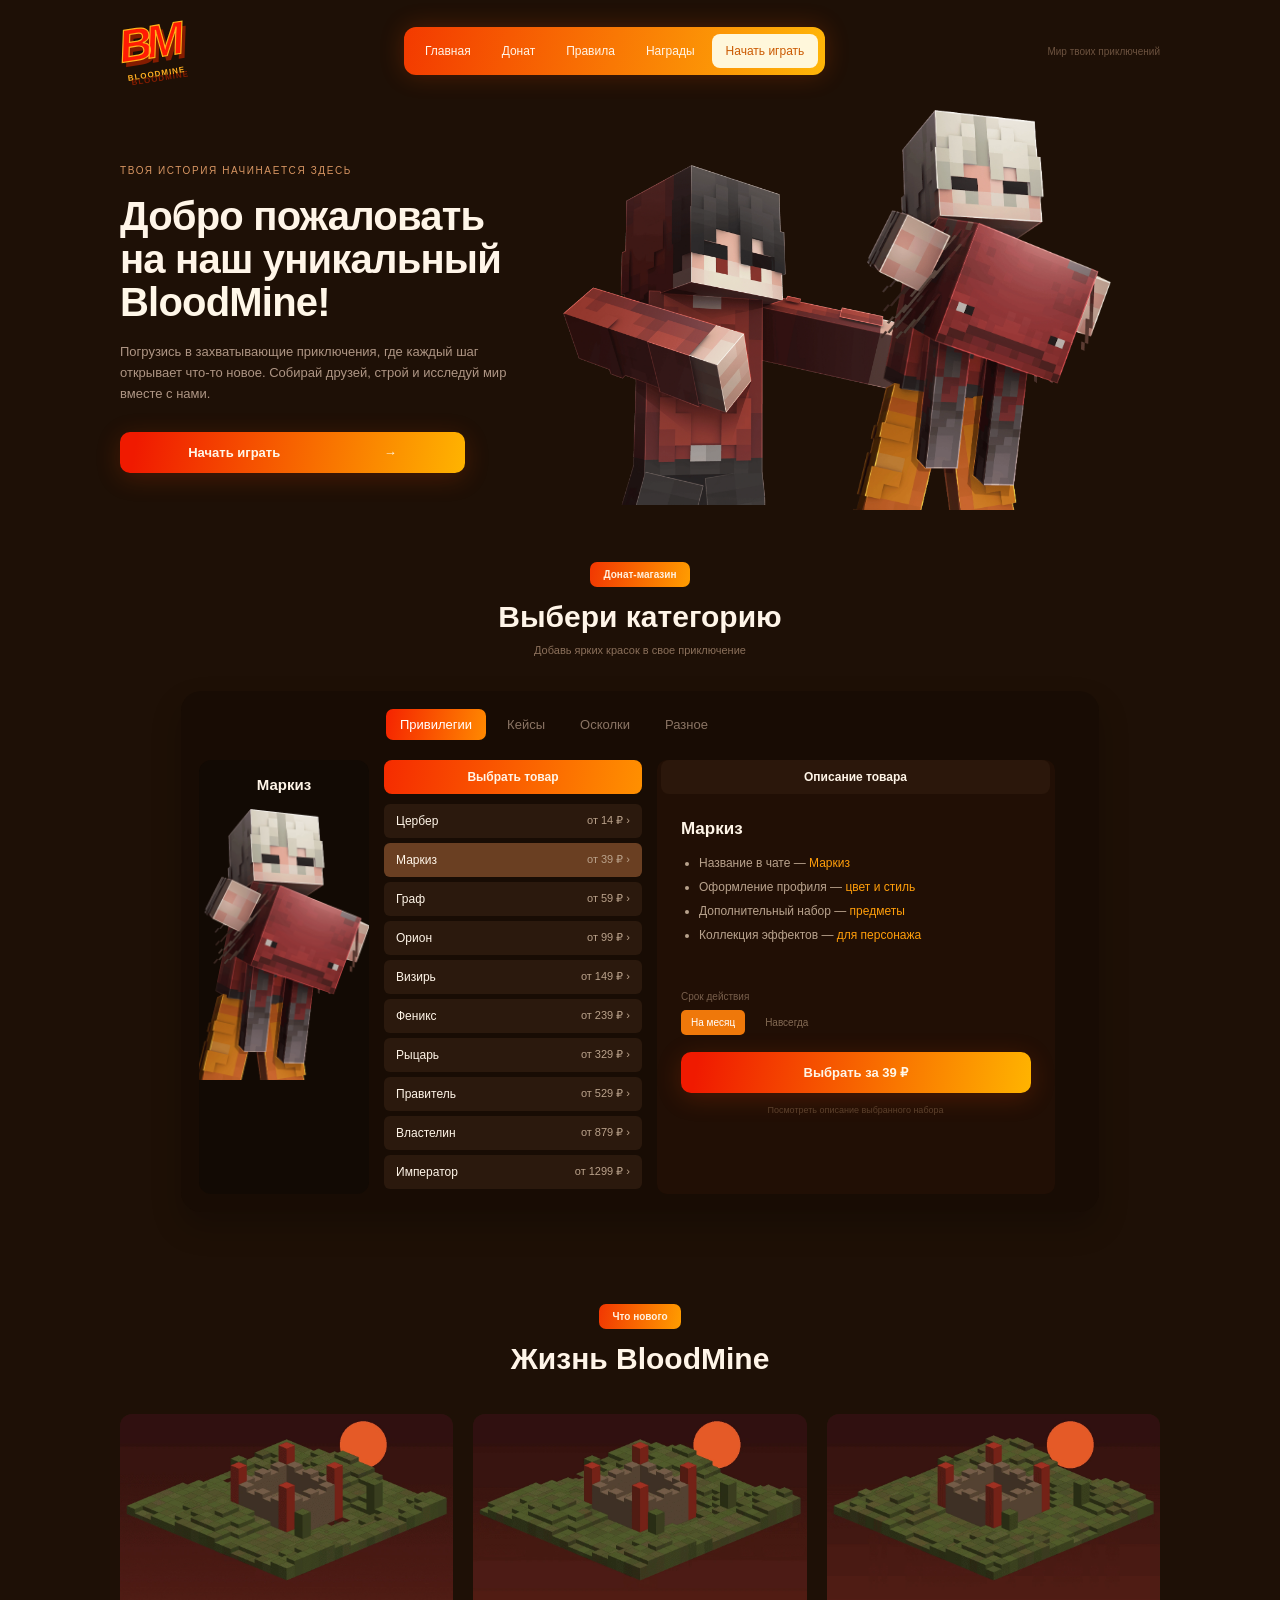
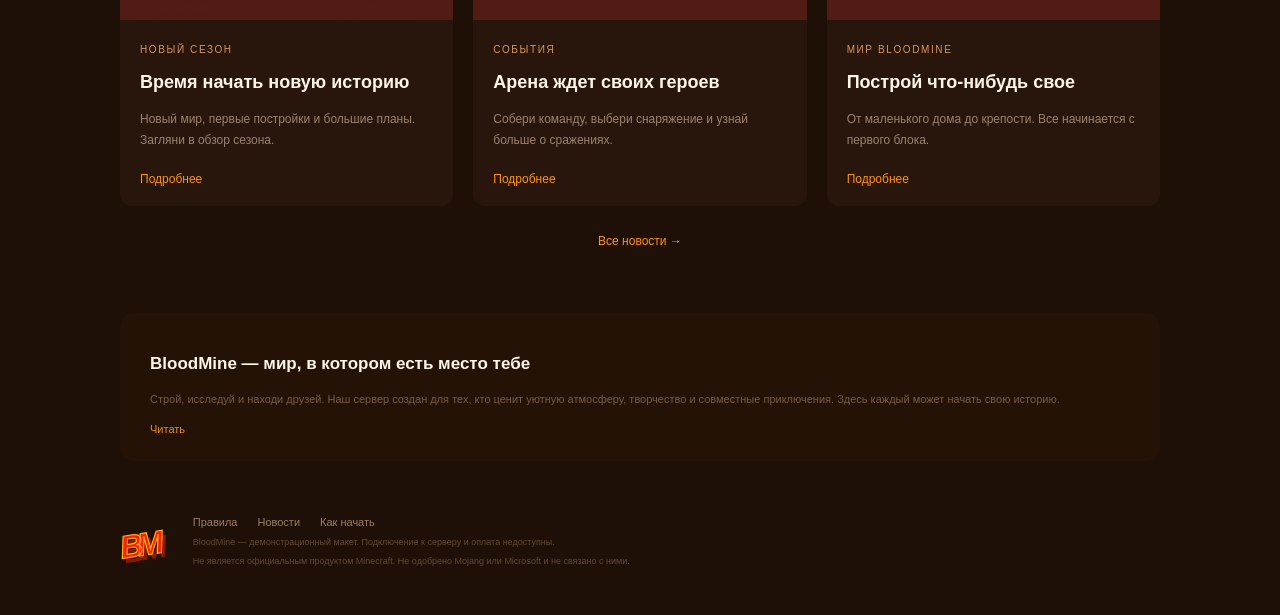
<file: index.html>
<!DOCTYPE html>
<html lang="ru">
<head>
  <meta charset="UTF-8">
  <title>BloodMine — Главная</title>
  <meta name="description" content="Уютный Minecraft сервер для игры с друзьями. Строй, исследуй и находи приключения на BloodMine.">
  <meta name="keywords" content="minecraft, сервер, сервер майнкрафт, майнкрафт сервер, лучший сервер, донат, minecraft сервер">
  <script src="assets/js/catalog.js"></script>
  <link rel="stylesheet" href="assets/css/components.css">
  <link rel="stylesheet" href="assets/css/styles.css">
</head>
<body>
    <div class="header wrap">
      <a class="logo" href="index.html">BM<span>BLOODMINE</span></a>
      <div class="nav">
        <a href="index.html">Главная</a><a href="index.html#shop">Донат</a><a href="rules.html">Правила</a><a href="rewards.html">Награды</a>
        <a class="nav-light" href="how-to-play.html">Начать играть</a>
      </div>
      <div class="header-note">Мир твоих приключений</div>
    </div>
    <div class="hero wrap">
      <div class="hero-copy"><span class="eyebrow">Твоя история начинается здесь</span><h2>Добро пожаловать<br>на наш уникальный<br><span>BloodMine!</span></h2>
      <p>Погрузись в захватывающие приключения, где каждый шаг открывает что-то новое. Собирай друзей, строй и исследуй мир вместе с нами.</p>
      <a class="orange hero-button" href="how-to-play.html">Начать играть <span>→</span></a></div>
      <div class="hero-players"><img class="hero-back" src="assets/images/hero-secondary.webp" alt="Персонаж BloodMine"><img class="hero-front" src="assets/images/player.webp" alt="Игрок BloodMine"></div>
    </div>
    <div class="shop-section wrap" id="shop">
      <div class="section-title"><span class="pill">Донат-магазин</span><h2>Выбери категорию</h2><p>Добавь ярких красок в свое приключение</p></div>
      <div class="store">
        <div class="tabs"><div class="tab active" data-category="ranks" onclick="setCategory('ranks')">Привилегии</div><div class="tab" data-category="cases" onclick="setCategory('cases')">Кейсы</div><div class="tab" data-category="shards" onclick="setCategory('shards')">Осколки</div><div class="tab" data-category="other" onclick="setCategory('other')">Разное</div></div>
        <div class="store-body"><div class="store-preview"><h4 id="preview-name">Маркиз</h4><img id="preview-image" src="assets/images/player.webp" alt="Товар"></div>
          <div class="product-column"><div class="column-heading">Выбрать товар</div><div id="product-list"></div></div>
          <div class="description-column"><div class="column-heading secondary">Описание товара</div><h4 id="product-name">Маркиз</h4><div id="product-description"></div><div class="term-label">Срок действия</div><div class="terms"><span class="selected" onclick="setTerm(this,'На месяц')">На месяц</span><span onclick="setTerm(this,'Навсегда')">Навсегда</span></div><button id="choose-product" class="orange" onclick="selectProduct()">Выбрать за 39 ₽</button><p class="fineprint">Посмотреть описание выбранного набора</p></div>
        </div>
      </div>
    </div>
    <div class="wrap news-section"><div class="section-title"><span class="pill">Что нового</span><h2>Жизнь BloodMine</h2></div><div class="news-grid">
        <div class="news-card"><img src="assets/images/season.webp" alt="Новый сезон"><div class="news-copy"><span class="eyebrow">Новый сезон</span><h4>Время начать новую историю</h4><p>Новый мир, первые постройки и большие планы. Загляни в обзор сезона.</p><a href="article.html">Подробнее</a></div></div>
        <div class="news-card"><img src="assets/images/arena.webp" alt="Арена"><div class="news-copy"><span class="eyebrow">События</span><h4>Арена ждет своих героев</h4><p>Собери команду, выбери снаряжение и узнай больше о сражениях.</p><a href="article-arena.html">Подробнее</a></div></div>
        <div class="news-card"><img src="assets/images/world.webp" alt="Мир BloodMine"><div class="news-copy"><span class="eyebrow">Мир BloodMine</span><h4>Построй что-нибудь свое</h4><p>От маленького дома до крепости. Все начинается с первого блока.</p><a href="article-build.html">Подробнее</a></div></div>
      </div><a class="text-link" href="news.html">Все новости →</a></div>
    <div class="wrap about"><h4>BloodMine — мир, в котором есть место тебе</h4><p>Строй, исследуй и находи друзей. Наш сервер создан для тех, кто ценит уютную атмосферу, творчество и совместные приключения. Здесь каждый может начать свою историю.</p><a href="rules.html">Читать</a></div>
    <div class="footer wrap">
      <a class="logo small-logo" href="index.html">BM</a>
      <div><div class="footer-links"><a href="rules.html">Правила</a><a href="news.html">Новости</a><a href="how-to-play.html">Как начать</a></div>
      <p>BloodMine — демонстрационный макет. Подключение к серверу и оплата недоступны.</p>
      <p>Не является официальным продуктом Minecraft. Не одобрено Mojang или Microsoft и не связано с ними.</p></div>
    </div>
    <div class="overlay" id="dialog"><div class="modal"><div class="modal-close" onclick="closeDialog()">×</div><div class="pill">BloodMine</div><h2 id="dialog-title">Информация</h2><p id="dialog-text"></p><button class="orange" onclick="closeDialog()">Понятно</button></div></div>
    <div class="toast" id="toast"></div>
    <script src="assets/js/app.js"></script>
</body>
</html>
</file>
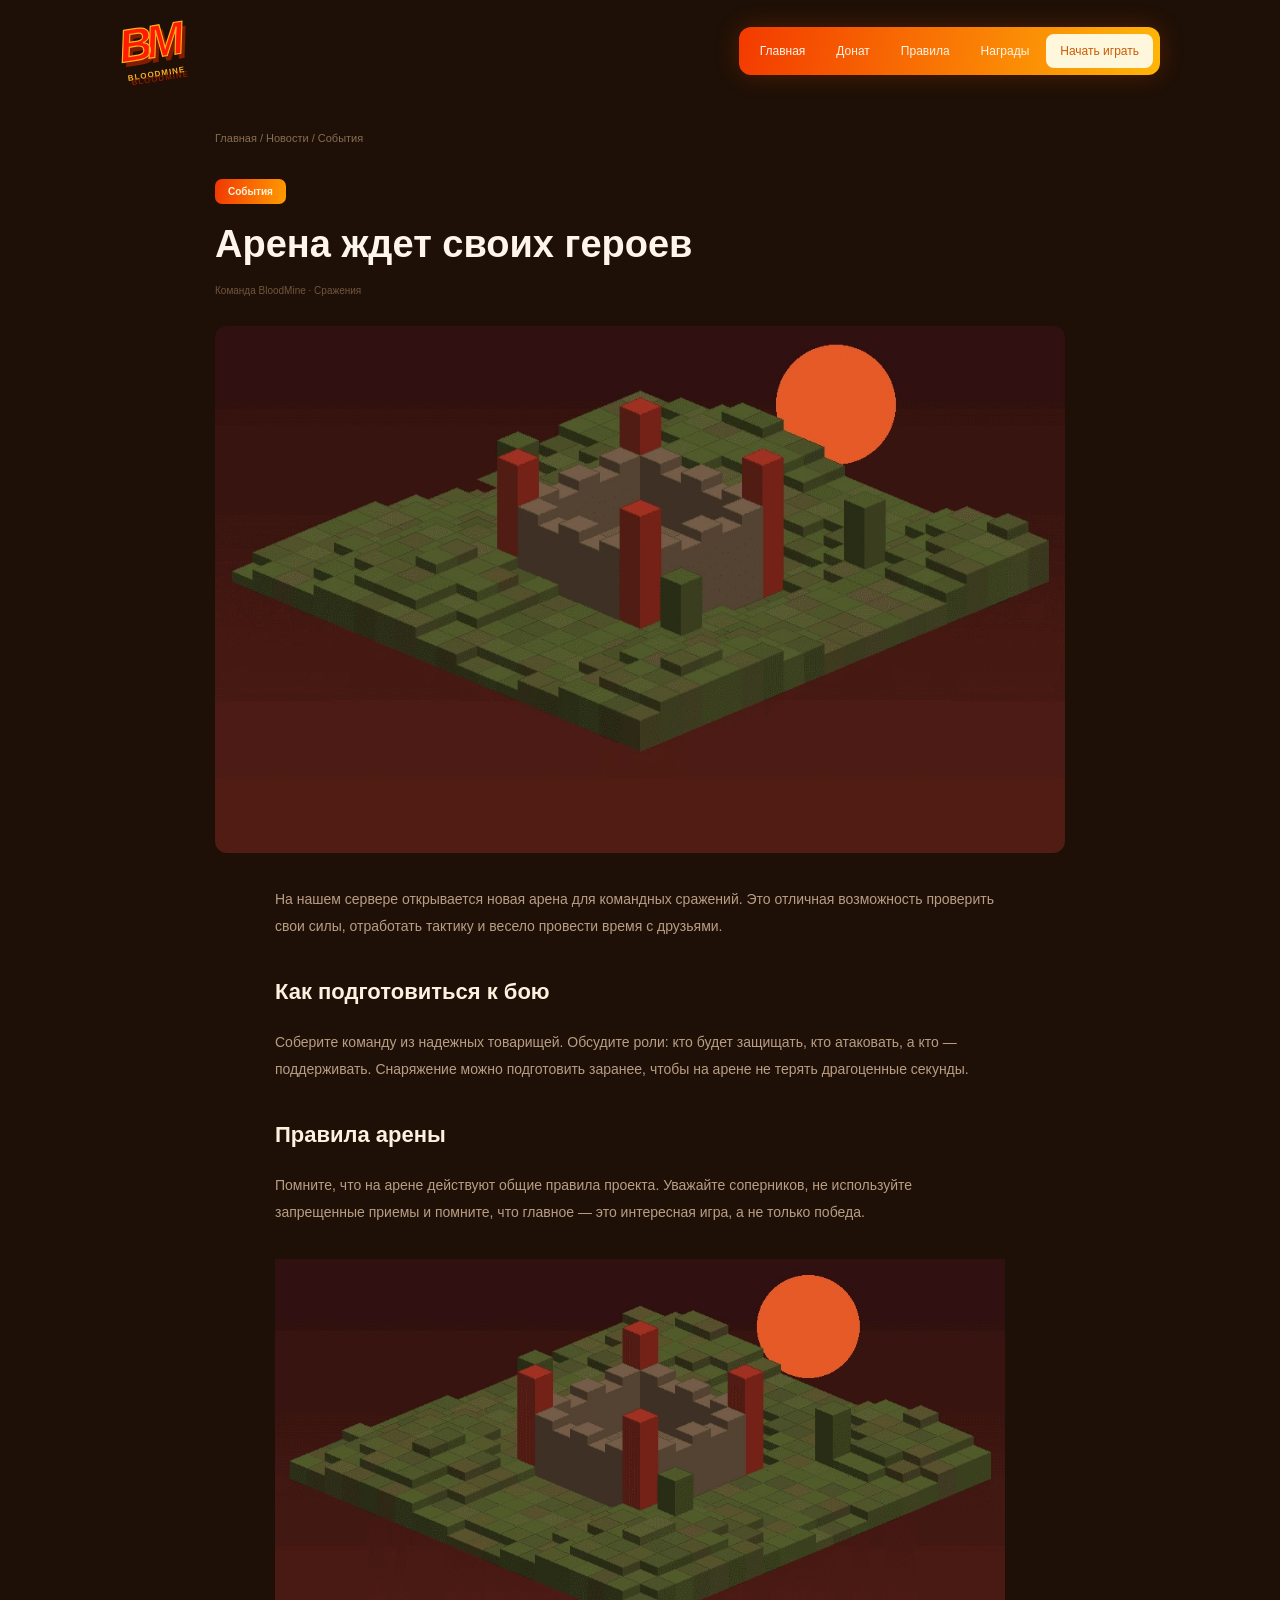
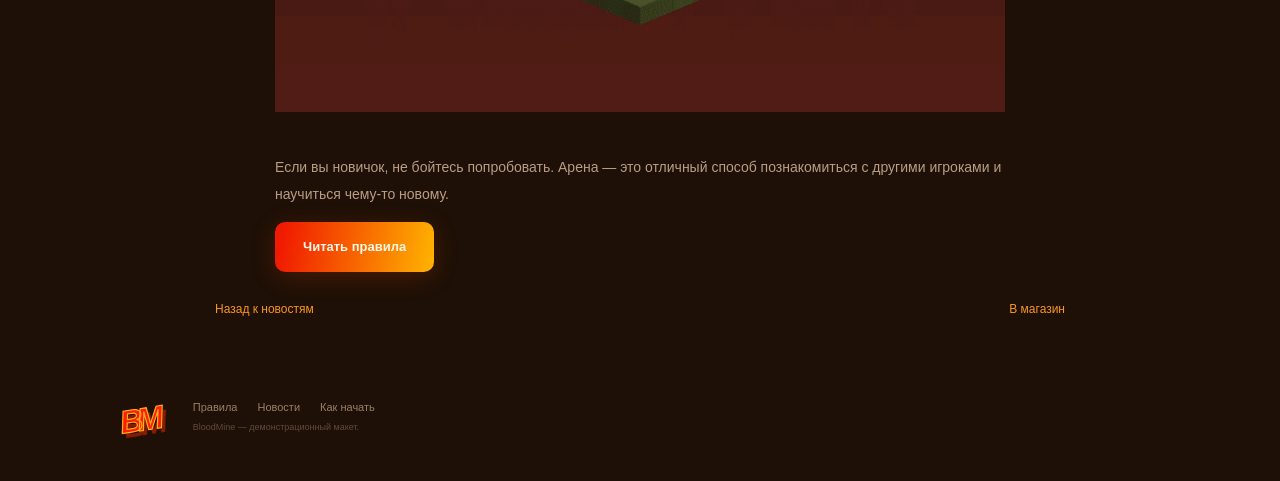
<file: article-arena.html>
<!DOCTYPE html>
<html lang="ru">
<head>
  <meta charset="UTF-8">
  <title>Арена ждет своих героев — BloodMine</title>
  <meta name="description" content="Обзор арены на сервере BloodMine. Собирай команду, выбирай снаряжение и участвуй в сражениях.">
  <link rel="stylesheet" href="assets/css/styles.css">
</head>
<body>
  <div class="header wrap"><a class="logo" href="index.html">BM<span>BLOODMINE</span></a>
  <div class="nav"><a href="index.html">Главная</a><a href="index.html#shop">Донат</a><a href="rules.html">Правила</a><a href="rewards.html">Награды</a><a class="nav-light" href="how-to-play.html">Начать играть</a></div></div>
  <div class="wrap article-page">
    <div class="breadcrumbs"><a href="index.html">Главная</a> / <a href="news.html">Новости</a> / События</div>
    <span class="pill">События</span>
    <h2>Арена ждет своих героев</h2>
    <p class="article-meta">Команда BloodMine · Сражения</p>
    <img class="article-cover" src="assets/images/arena.webp" alt="Арена BloodMine">
    <div class="article-body">
      <p>На нашем сервере открывается новая арена для командных сражений. Это отличная возможность проверить свои силы, отработать тактику и весело провести время с друзьями.</p>
      <h4>Как подготовиться к бою</h4>
      <p>Соберите команду из надежных товарищей. Обсудите роли: кто будет защищать, кто атаковать, а кто — поддерживать. Снаряжение можно подготовить заранее, чтобы на арене не терять драгоценные секунды.</p>
      <h4>Правила арены</h4>
      <p>Помните, что на арене действуют общие правила проекта. Уважайте соперников, не используйте запрещенные приемы и помните, что главное — это интересная игра, а не только победа.</p>
      <img src="assets/images/world.webp" alt="Мир BloodMine">
      <p>Если вы новичок, не бойтесь попробовать. Арена — это отличный способ познакомиться с другими игроками и научиться чему-то новому.</p>
      <a class="orange" href="rules.html">Читать правила</a>
    </div>
    <div class="article-bottom"><a href="news.html">Назад к новостям</a><a href="index.html#shop">В магазин</a></div>
  </div>
  <div class="footer wrap"><a class="logo small-logo" href="index.html">BM</a><div><div class="footer-links"><a href="rules.html">Правила</a><a href="news.html">Новости</a><a href="how-to-play.html">Как начать</a></div><p>BloodMine — демонстрационный макет.</p></div></div>
</body>
</html>
</file>
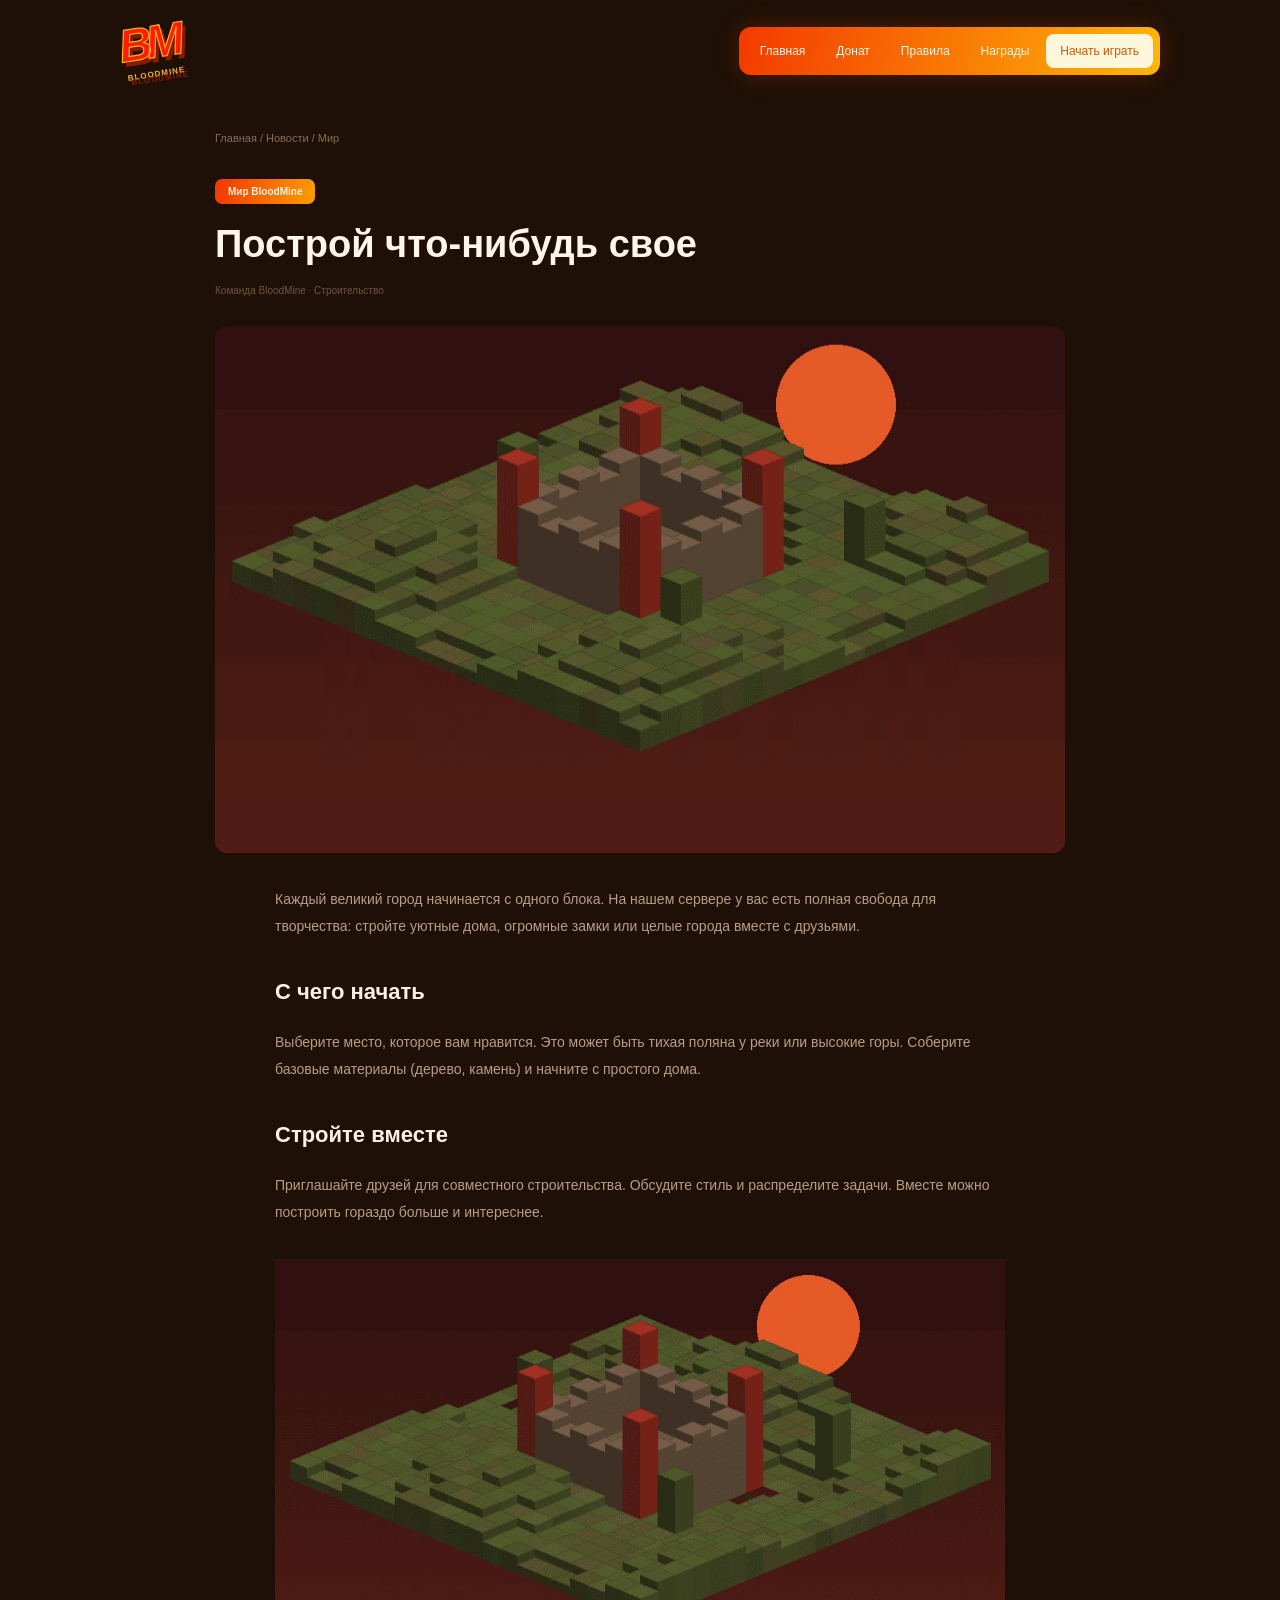
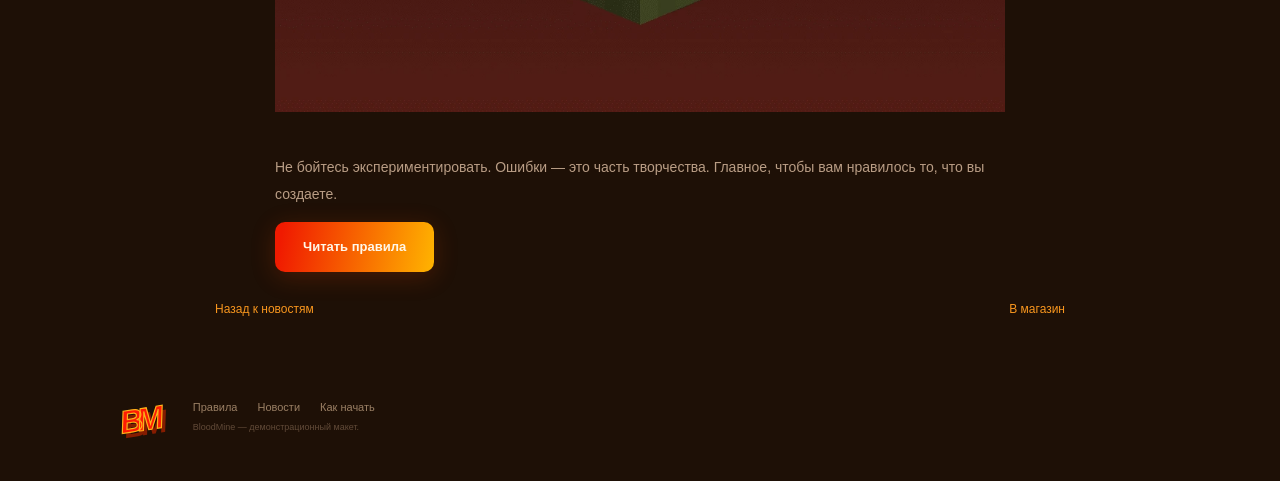
<file: article-build.html>
<!DOCTYPE html>
<html lang="ru">
<head>
  <meta charset="UTF-8">
  <title>Построй что-нибудь свое — BloodMine</title>
  <meta name="description" content="Советы по строительству на сервере BloodMine. От маленького дома до огромной крепости — все начинается с первого блока.">
  <link rel="stylesheet" href="assets/css/styles.css">
</head>
<body>
  <div class="header wrap"><a class="logo" href="index.html">BM<span>BLOODMINE</span></a>
  <div class="nav"><a href="index.html">Главная</a><a href="index.html#shop">Донат</a><a href="rules.html">Правила</a><a href="rewards.html">Награды</a><a class="nav-light" href="how-to-play.html">Начать играть</a></div></div>
  <div class="wrap article-page">
    <div class="breadcrumbs"><a href="index.html">Главная</a> / <a href="news.html">Новости</a> / Мир</div>
    <span class="pill">Мир BloodMine</span>
    <h2>Построй что-нибудь свое</h2>
    <p class="article-meta">Команда BloodMine · Строительство</p>
    <img class="article-cover" src="assets/images/world.webp" alt="Мир BloodMine">
    <div class="article-body">
      <p>Каждый великий город начинается с одного блока. На нашем сервере у вас есть полная свобода для творчества: стройте уютные дома, огромные замки или целые города вместе с друзьями.</p>
      <h4>С чего начать</h4>
      <p>Выберите место, которое вам нравится. Это может быть тихая поляна у реки или высокие горы. Соберите базовые материалы (дерево, камень) и начните с простого дома.</p>
      <h4>Стройте вместе</h4>
      <p>Приглашайте друзей для совместного строительства. Обсудите стиль и распределите задачи. Вместе можно построить гораздо больше и интереснее.</p>
      <img src="assets/images/season.webp" alt="Сезон BloodMine">
      <p>Не бойтесь экспериментировать. Ошибки — это часть творчества. Главное, чтобы вам нравилось то, что вы создаете.</p>
      <a class="orange" href="rules.html">Читать правила</a>
    </div>
    <div class="article-bottom"><a href="news.html">Назад к новостям</a><a href="index.html#shop">В магазин</a></div>
  </div>
  <div class="footer wrap"><a class="logo small-logo" href="index.html">BM</a><div><div class="footer-links"><a href="rules.html">Правила</a><a href="news.html">Новости</a><a href="how-to-play.html">Как начать</a></div><p>BloodMine — демонстрационный макет.</p></div></div>
</body>
</html>
</file>
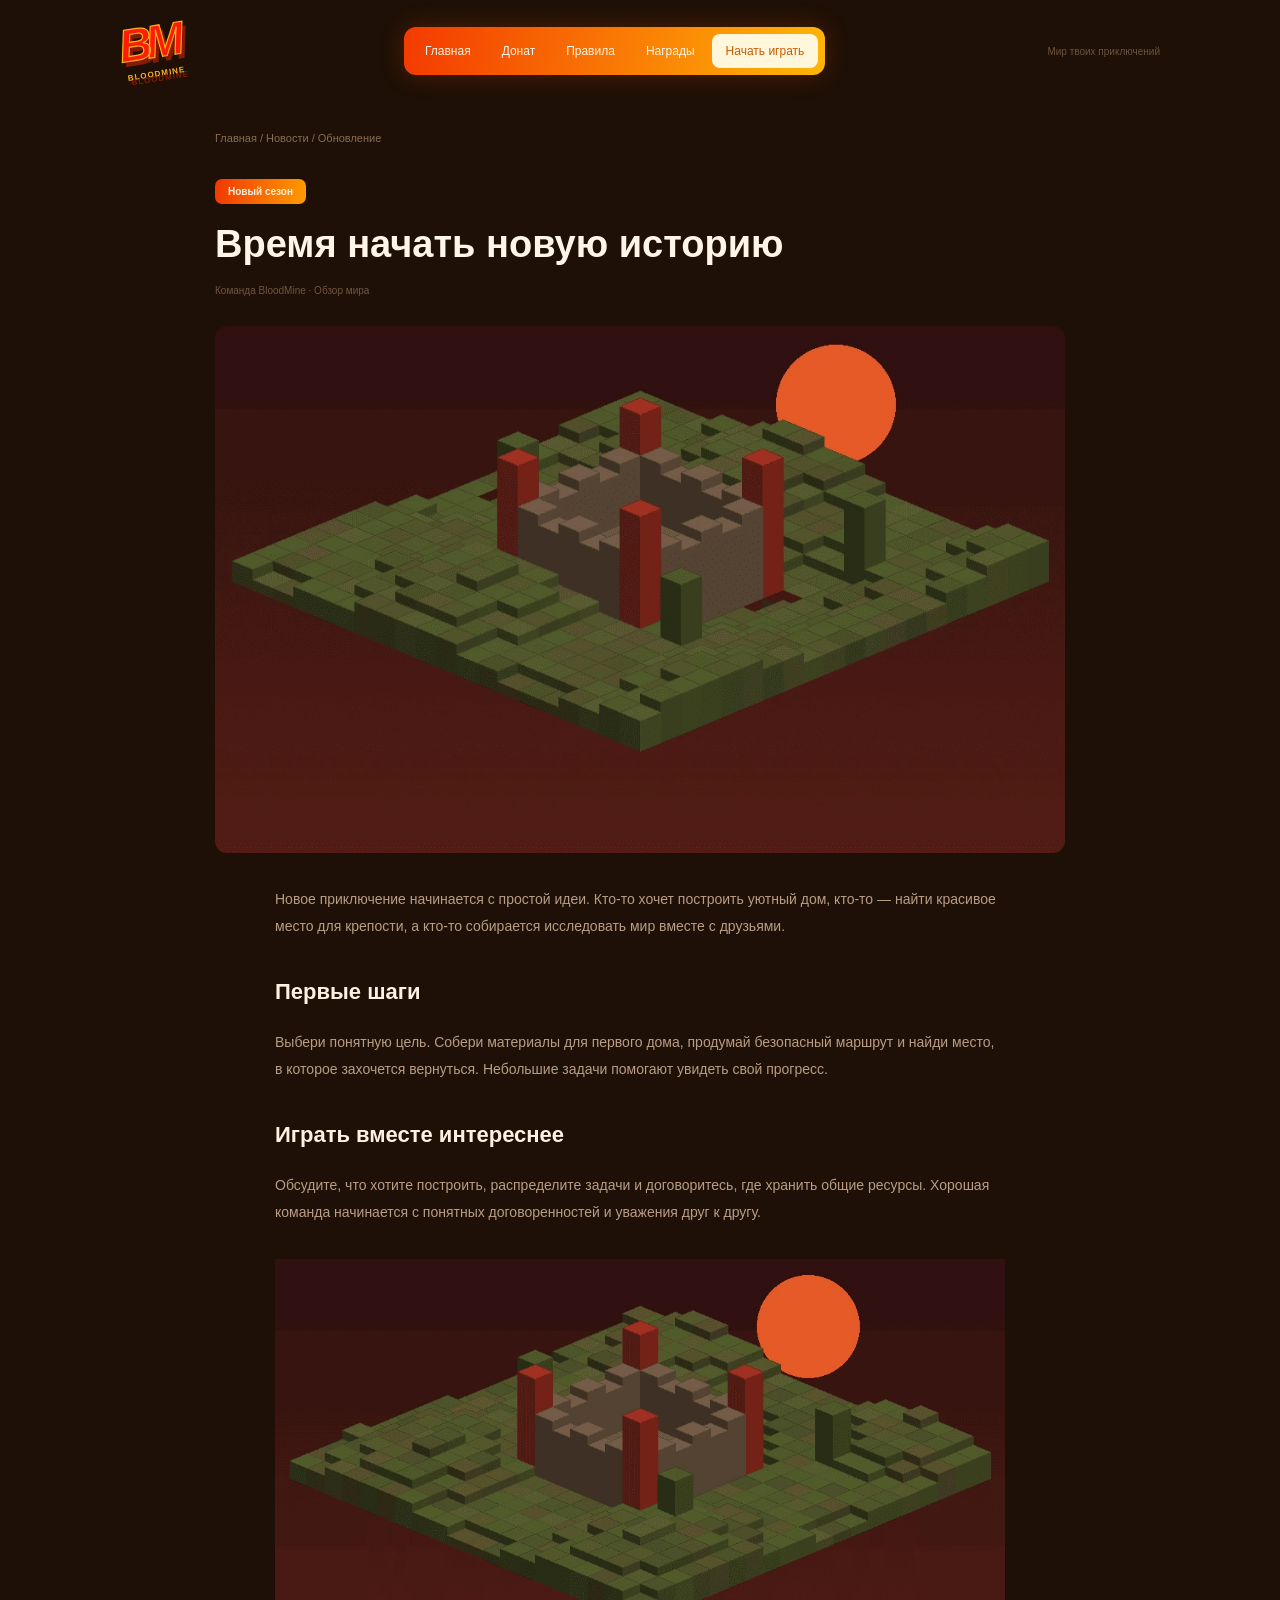
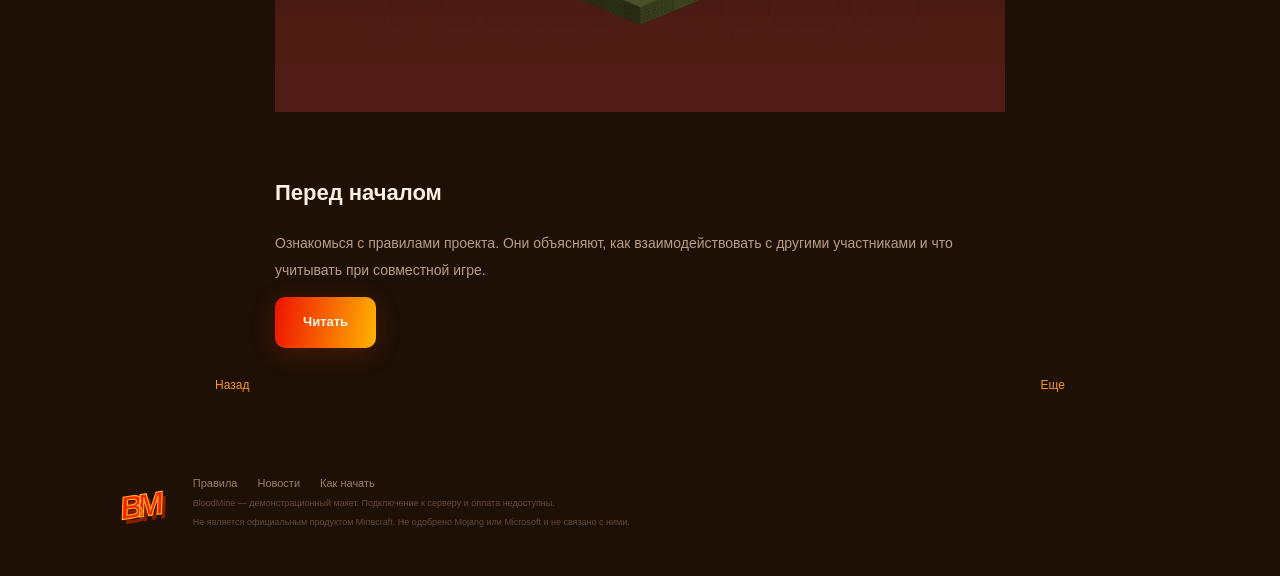
<file: article.html>
<!DOCTYPE html>
<html lang="ru">
<head>
  <meta charset="UTF-8">
  <title>Новый сезон — BloodMine</title>
  <meta name="description" content="Обзор нового сезона на сервере BloodMine: новые постройки, планы и цели для игроков.">
  <meta name="keywords" content="minecraft, сервер, сервер майнкрафт, майнкрафт сервер, лучший сервер, донат, minecraft сервер">
  <link rel="stylesheet" href="assets/css/components.css">
  <link rel="stylesheet" href="assets/css/styles.css">
</head>
<body>
    <div class="header wrap">
      <a class="logo" href="index.html">BM<span>BLOODMINE</span></a>
      <div class="nav">
        <a href="index.html">Главная</a><a href="index.html#shop">Донат</a><a href="rules.html">Правила</a><a href="rewards.html">Награды</a>
        <a class="nav-light" href="how-to-play.html">Начать играть</a>
      </div>
      <div class="header-note">Мир твоих приключений</div>
    </div>
    <div class="wrap article-page"><div class="breadcrumbs"><a href="index.html">Главная</a> / <a href="news.html">Новости</a> / Обновление</div><span class="pill">Новый сезон</span><h2>Время начать новую историю</h2><p class="article-meta">Команда BloodMine · Обзор мира</p><img class="article-cover" src="assets/images/season.webp" alt="Новый сезон"><div class="article-body"><p>Новое приключение начинается с простой идеи. Кто-то хочет построить уютный дом, кто-то — найти красивое место для крепости, а кто-то собирается исследовать мир вместе с друзьями.</p><h4>Первые шаги</h4><p>Выбери понятную цель. Собери материалы для первого дома, продумай безопасный маршрут и найди место, в которое захочется вернуться. Небольшие задачи помогают увидеть свой прогресс.</p><h4>Играть вместе интереснее</h4><p>Обсудите, что хотите построить, распределите задачи и договоритесь, где хранить общие ресурсы. Хорошая команда начинается с понятных договоренностей и уважения друг к другу.</p><img src="assets/images/world.webp" alt="Мир BloodMine"><h4>Перед началом</h4><p>Ознакомься с правилами проекта. Они объясняют, как взаимодействовать с другими участниками и что учитывать при совместной игре.</p><a class="orange" href="rules.html">Читать</a></div><div class="article-bottom"><a href="news.html">Назад</a><a href="index.html#shop">Еще</a></div></div>
    <div class="footer wrap">
      <a class="logo small-logo" href="index.html">BM</a>
      <div><div class="footer-links"><a href="rules.html">Правила</a><a href="news.html">Новости</a><a href="how-to-play.html">Как начать</a></div>
      <p>BloodMine — демонстрационный макет. Подключение к серверу и оплата недоступны.</p>
      <p>Не является официальным продуктом Minecraft. Не одобрено Mojang или Microsoft и не связано с ними.</p></div>
    </div>
    <div class="overlay" id="dialog"><div class="modal"><div class="modal-close" onclick="closeDialog()">×</div><div class="pill">BloodMine</div><h2 id="dialog-title">Информация</h2><p id="dialog-text"></p><button class="orange" onclick="closeDialog()">Понятно</button></div></div>
    <div class="toast" id="toast"></div>
    <script src="assets/js/app.js"></script>
</body>
</html>
</file>
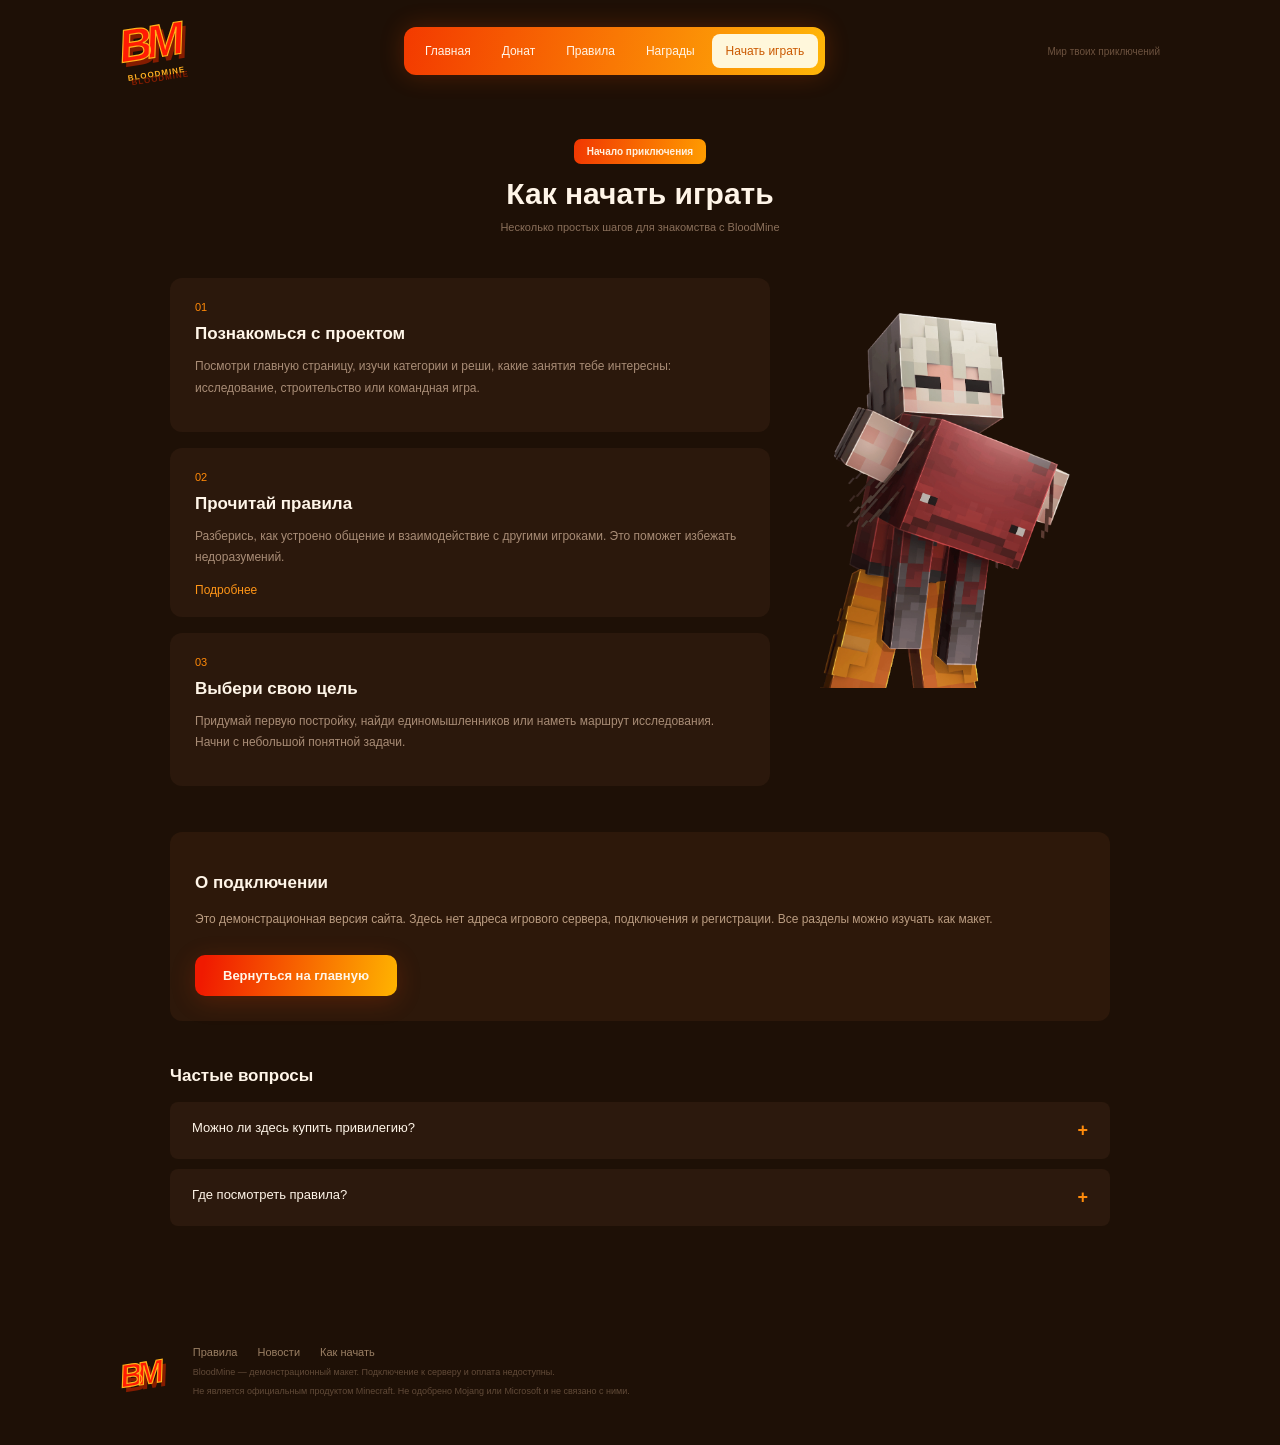
<file: how-to-play.html>
<!DOCTYPE html>
<html lang="ru">
<head>
  <meta charset="UTF-8">
  <title>Как начать играть — BloodMine</title>
  <meta name="description" content="Подробная инструкция для новичков: как подключиться к серверу BloodMine и с чего начать игру.">
  <meta name="keywords" content="minecraft, сервер, сервер майнкрафт, майнкрафт сервер, лучший сервер, донат, minecraft сервер">
  <link rel="stylesheet" href="assets/css/components.css">
  <link rel="stylesheet" href="assets/css/styles.css">
</head>
<body>
    <div class="header wrap">
      <a class="logo" href="index.html">BM<span>BLOODMINE</span></a>
      <div class="nav">
        <a href="index.html">Главная</a><a href="index.html#shop">Донат</a><a href="rules.html">Правила</a><a href="rewards.html">Награды</a>
        <a class="nav-light" href="how-to-play.html">Начать играть</a>
      </div>
      <div class="header-note">Мир твоих приключений</div>
    </div>
    <div class="wrap inner-page"><div class="section-title"><span class="pill">Начало приключения</span><h2>Как начать играть</h2><p>Несколько простых шагов для знакомства с BloodMine</p></div>
    <div class="guide-layout"><div class="guide-steps"><div class="guide-step"><span>01</span><h4>Познакомься с проектом</h4><p>Посмотри главную страницу, изучи категории и реши, какие занятия тебе интересны: исследование, строительство или командная игра.</p></div><div class="guide-step"><span>02</span><h4>Прочитай правила</h4><p>Разберись, как устроено общение и взаимодействие с другими игроками. Это поможет избежать недоразумений.</p><a href="rules.html">Подробнее</a></div><div class="guide-step"><span>03</span><h4>Выбери свою цель</h4><p>Придумай первую постройку, найди единомышленников или наметь маршрут исследования. Начни с небольшой понятной задачи.</p></div></div><img class="guide-player" src="assets/images/player.webp" alt="Игрок"></div>
    <div class="guide-note"><h4>О подключении</h4><p>Это демонстрационная версия сайта. Здесь нет адреса игрового сервера, подключения и регистрации. Все разделы можно изучать как макет.</p><a class="orange" href="index.html">Вернуться на главную</a></div>
    <div class="faq"><h4>Частые вопросы</h4><div class="rule"><div class="rule-heading" onclick="toggleRule(this)">Можно ли здесь купить привилегию?<b>+</b></div><div class="rule-content">Нет. Каталог показывает пример выбора товара. Платежи и выдача игровых предметов не подключены.</div></div><div class="rule"><div class="rule-heading" onclick="toggleRule(this)">Где посмотреть правила?<b>+</b></div><div class="rule-content">Открой раздел «Правила» в верхнем меню. Каждый пункт можно раскрыть отдельно.</div></div></div></div>
    <div class="footer wrap">
      <a class="logo small-logo" href="index.html">BM</a>
      <div><div class="footer-links"><a href="rules.html">Правила</a><a href="news.html">Новости</a><a href="how-to-play.html">Как начать</a></div>
      <p>BloodMine — демонстрационный макет. Подключение к серверу и оплата недоступны.</p>
      <p>Не является официальным продуктом Minecraft. Не одобрено Mojang или Microsoft и не связано с ними.</p></div>
    </div>
    <div class="overlay" id="dialog"><div class="modal"><div class="modal-close" onclick="closeDialog()">×</div><div class="pill">BloodMine</div><h2 id="dialog-title">Информация</h2><p id="dialog-text"></p><button class="orange" onclick="closeDialog()">Понятно</button></div></div>
    <div class="toast" id="toast"></div>
    <script src="assets/js/app.js"></script>
</body>
</html>
</file>
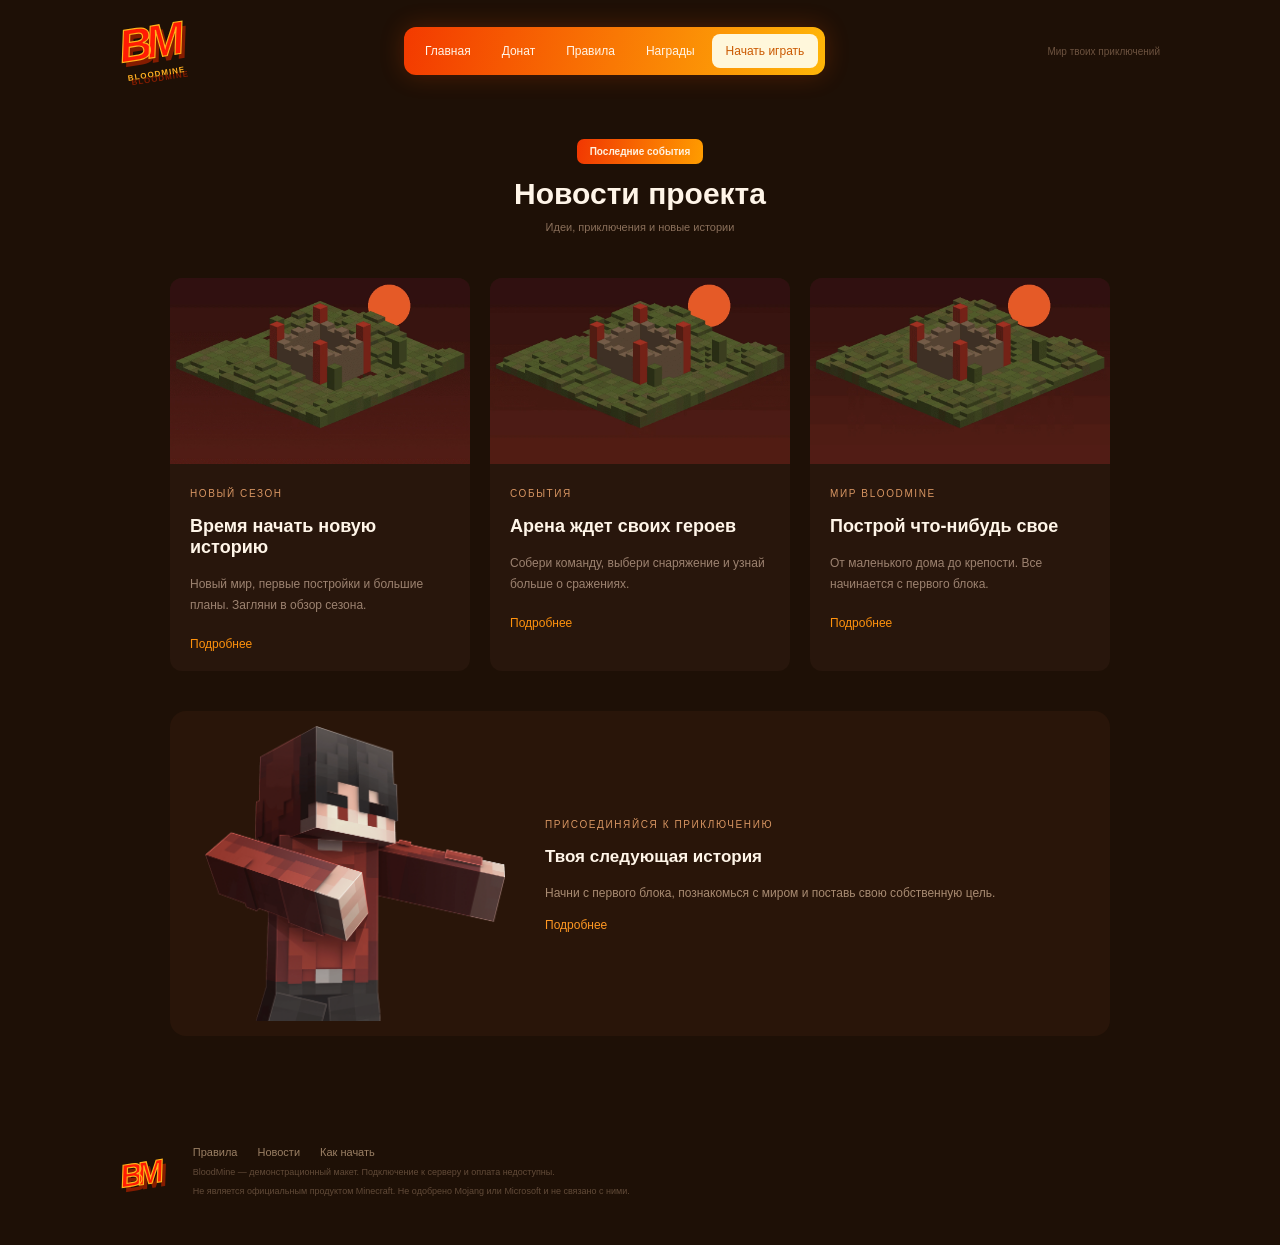
<file: news.html>
<!DOCTYPE html>
<html lang="ru">
<head>
  <meta charset="UTF-8">
  <title>Новости — BloodMine</title>
  <meta name="description" content="Последние события и обновления проекта BloodMine. Читайте про новые сезоны, арены и мир сервера.">
  <meta name="keywords" content="minecraft, сервер, сервер майнкрафт, майнкрафт сервер, лучший сервер, донат, minecraft сервер">
  <link rel="stylesheet" href="assets/css/components.css">
  <link rel="stylesheet" href="assets/css/styles.css">
</head>
<body>
    <div class="header wrap">
      <a class="logo" href="index.html">BM<span>BLOODMINE</span></a>
      <div class="nav">
        <a href="index.html">Главная</a><a href="index.html#shop">Донат</a><a href="rules.html">Правила</a><a href="rewards.html">Награды</a>
        <a class="nav-light" href="how-to-play.html">Начать играть</a>
      </div>
      <div class="header-note">Мир твоих приключений</div>
    </div>
    <div class="wrap inner-page"><div class="section-title"><span class="pill">Последние события</span><h2>Новости проекта</h2><p>Идеи, приключения и новые истории</p></div><div class="news-grid">
        <div class="news-card"><img src="assets/images/season.webp" alt="Новый сезон"><div class="news-copy"><span class="eyebrow">Новый сезон</span><h4>Время начать новую историю</h4><p>Новый мир, первые постройки и большие планы. Загляни в обзор сезона.</p><a href="article.html">Подробнее</a></div></div>
        <div class="news-card"><img src="assets/images/arena.webp" alt="Арена"><div class="news-copy"><span class="eyebrow">События</span><h4>Арена ждет своих героев</h4><p>Собери команду, выбери снаряжение и узнай больше о сражениях.</p><a href="article-arena.html">Подробнее</a></div></div>
        <div class="news-card"><img src="assets/images/world.webp" alt="Мир BloodMine"><div class="news-copy"><span class="eyebrow">Мир BloodMine</span><h4>Построй что-нибудь свое</h4><p>От маленького дома до крепости. Все начинается с первого блока.</p><a href="article-build.html">Подробнее</a></div></div>
      </div><div class="news-wide"><img src="assets/images/hero-secondary.webp" alt="Приключение"><div><span class="eyebrow">Присоединяйся к приключению</span><h4>Твоя следующая история</h4><p>Начни с первого блока, познакомься с миром и поставь свою собственную цель.</p><a href="how-to-play.html">Подробнее</a></div></div></div>
    <div class="footer wrap">
      <a class="logo small-logo" href="index.html">BM</a>
      <div><div class="footer-links"><a href="rules.html">Правила</a><a href="news.html">Новости</a><a href="how-to-play.html">Как начать</a></div>
      <p>BloodMine — демонстрационный макет. Подключение к серверу и оплата недоступны.</p>
      <p>Не является официальным продуктом Minecraft. Не одобрено Mojang или Microsoft и не связано с ними.</p></div>
    </div>
    <div class="overlay" id="dialog"><div class="modal"><div class="modal-close" onclick="closeDialog()">×</div><div class="pill">BloodMine</div><h2 id="dialog-title">Информация</h2><p id="dialog-text"></p><button class="orange" onclick="closeDialog()">Понятно</button></div></div>
    <div class="toast" id="toast"></div>
    <script src="assets/js/app.js"></script>
</body>
</html>
</file>
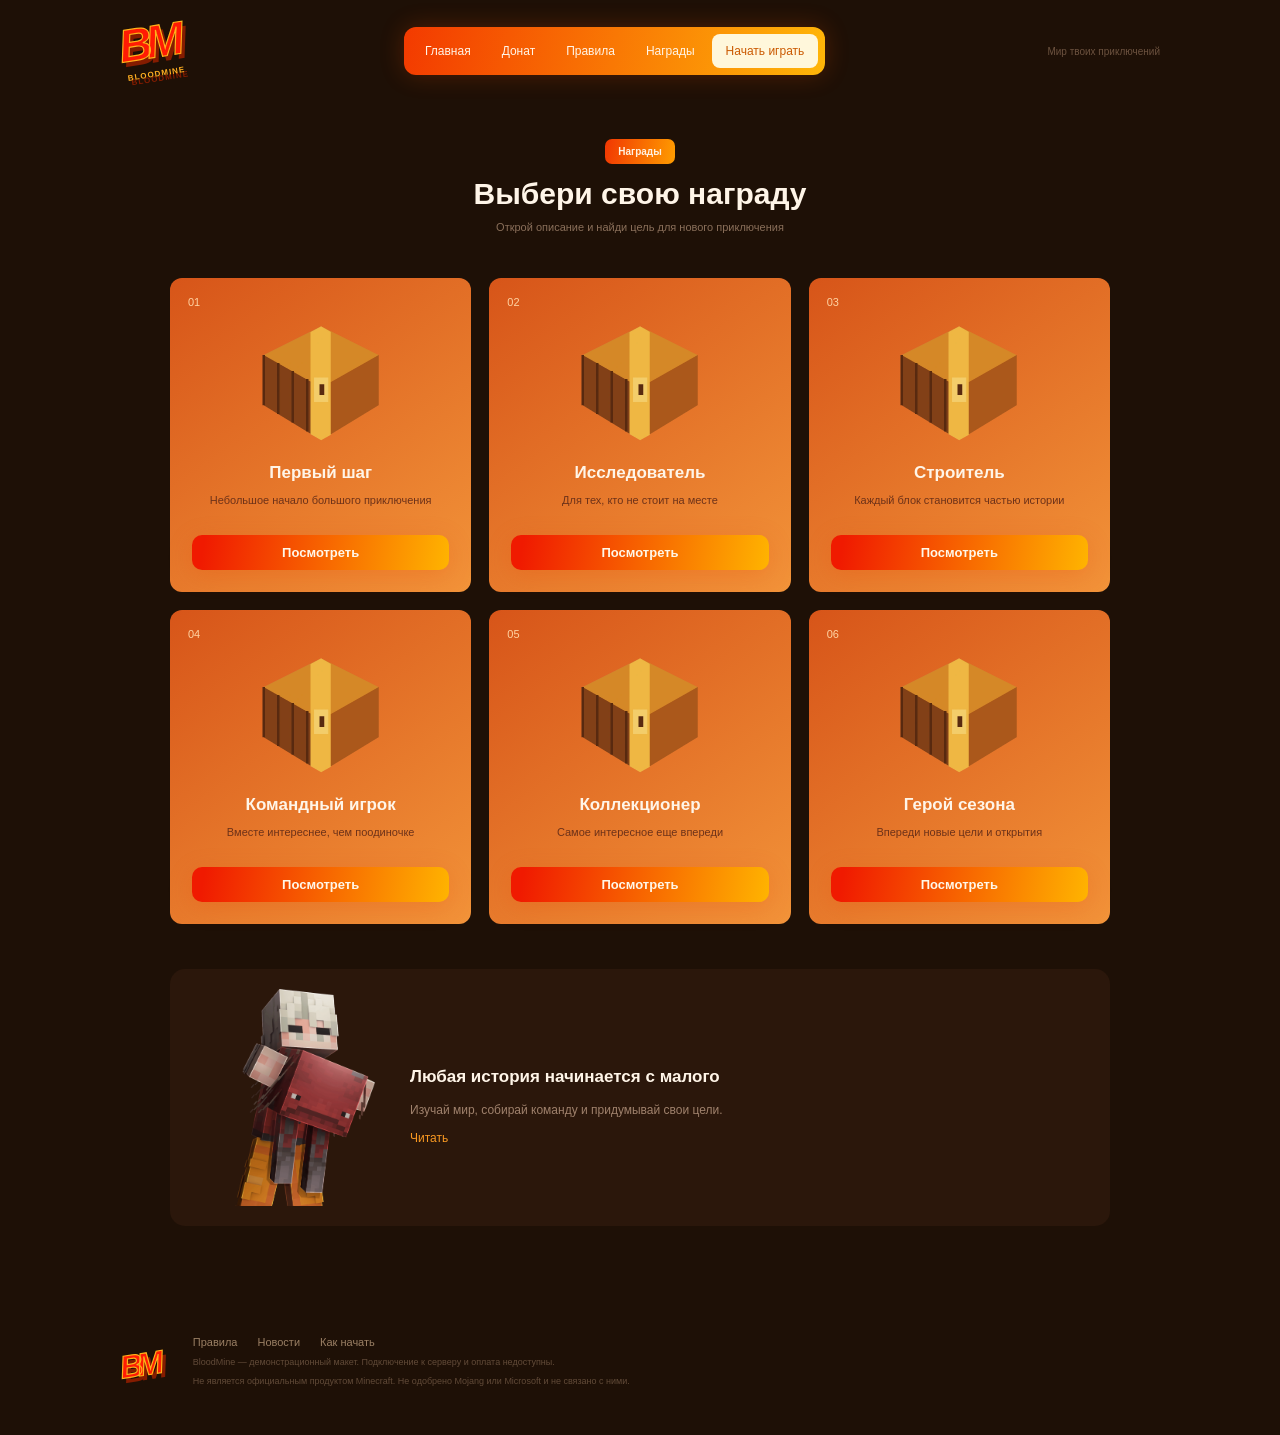
<file: rewards.html>
<!DOCTYPE html>
<html lang="ru">
<head>
  <meta charset="UTF-8">
  <title>Награды — BloodMine</title>
  <meta name="description" content="Достижения и награды проекта BloodMine. Выберите свою цель и получите заслуженный приз.">
  <meta name="keywords" content="minecraft, сервер, сервер майнкрафт, майнкрафт сервер, лучший сервер, донат, minecraft сервер">
  <link rel="stylesheet" href="assets/css/components.css">
  <link rel="stylesheet" href="assets/css/styles.css">
</head>
<body>
    <div class="header wrap">
      <a class="logo" href="index.html">BM<span>BLOODMINE</span></a>
      <div class="nav">
        <a href="index.html">Главная</a><a href="index.html#shop">Донат</a><a href="rules.html">Правила</a><a href="rewards.html">Награды</a>
        <a class="nav-light" href="how-to-play.html">Начать играть</a>
      </div>
      <div class="header-note">Мир твоих приключений</div>
    </div>
    <div class="wrap inner-page"><div class="section-title"><span class="pill">Награды</span><h2>Выбери свою награду</h2><p>Открой описание и найди цель для нового приключения</p></div><div class="rewards-grid"><div class="reward-card"><span class="reward-number">01</span><img src="assets/images/chest.webp" alt="Награда"><h4>Первый шаг</h4><p>Небольшое начало большого приключения</p><button class="orange" onclick="showReward('Первый шаг')">Посмотреть</button></div>
<div class="reward-card"><span class="reward-number">02</span><img src="assets/images/chest.webp" alt="Награда"><h4>Исследователь</h4><p>Для тех, кто не стоит на месте</p><button class="orange" onclick="showReward('Исследователь')">Посмотреть</button></div>
<div class="reward-card"><span class="reward-number">03</span><img src="assets/images/chest.webp" alt="Награда"><h4>Строитель</h4><p>Каждый блок становится частью истории</p><button class="orange" onclick="showReward('Строитель')">Посмотреть</button></div>
<div class="reward-card"><span class="reward-number">04</span><img src="assets/images/chest.webp" alt="Награда"><h4>Командный игрок</h4><p>Вместе интереснее, чем поодиночке</p><button class="orange" onclick="showReward('Командный игрок')">Посмотреть</button></div>
<div class="reward-card"><span class="reward-number">05</span><img src="assets/images/chest.webp" alt="Награда"><h4>Коллекционер</h4><p>Самое интересное еще впереди</p><button class="orange" onclick="showReward('Коллекционер')">Посмотреть</button></div>
<div class="reward-card"><span class="reward-number">06</span><img src="assets/images/chest.webp" alt="Награда"><h4>Герой сезона</h4><p>Впереди новые цели и открытия</p><button class="orange" onclick="showReward('Герой сезона')">Посмотреть</button></div></div><div class="reward-banner"><img src="assets/images/player.webp" alt="Игрок"><div><h4>Любая история начинается с малого</h4><p>Изучай мир, собирай команду и придумывай свои цели.</p><a href="rules.html">Читать</a></div></div></div>
    <div class="footer wrap">
      <a class="logo small-logo" href="index.html">BM</a>
      <div><div class="footer-links"><a href="rules.html">Правила</a><a href="news.html">Новости</a><a href="how-to-play.html">Как начать</a></div>
      <p>BloodMine — демонстрационный макет. Подключение к серверу и оплата недоступны.</p>
      <p>Не является официальным продуктом Minecraft. Не одобрено Mojang или Microsoft и не связано с ними.</p></div>
    </div>
    <div class="overlay" id="dialog"><div class="modal"><div class="modal-close" onclick="closeDialog()">×</div><div class="pill">BloodMine</div><h2 id="dialog-title">Информация</h2><p id="dialog-text"></p><button class="orange" onclick="closeDialog()">Понятно</button></div></div>
    <div class="toast" id="toast"></div>
    <script src="assets/js/app.js"></script>
</body>
</html>
</file>
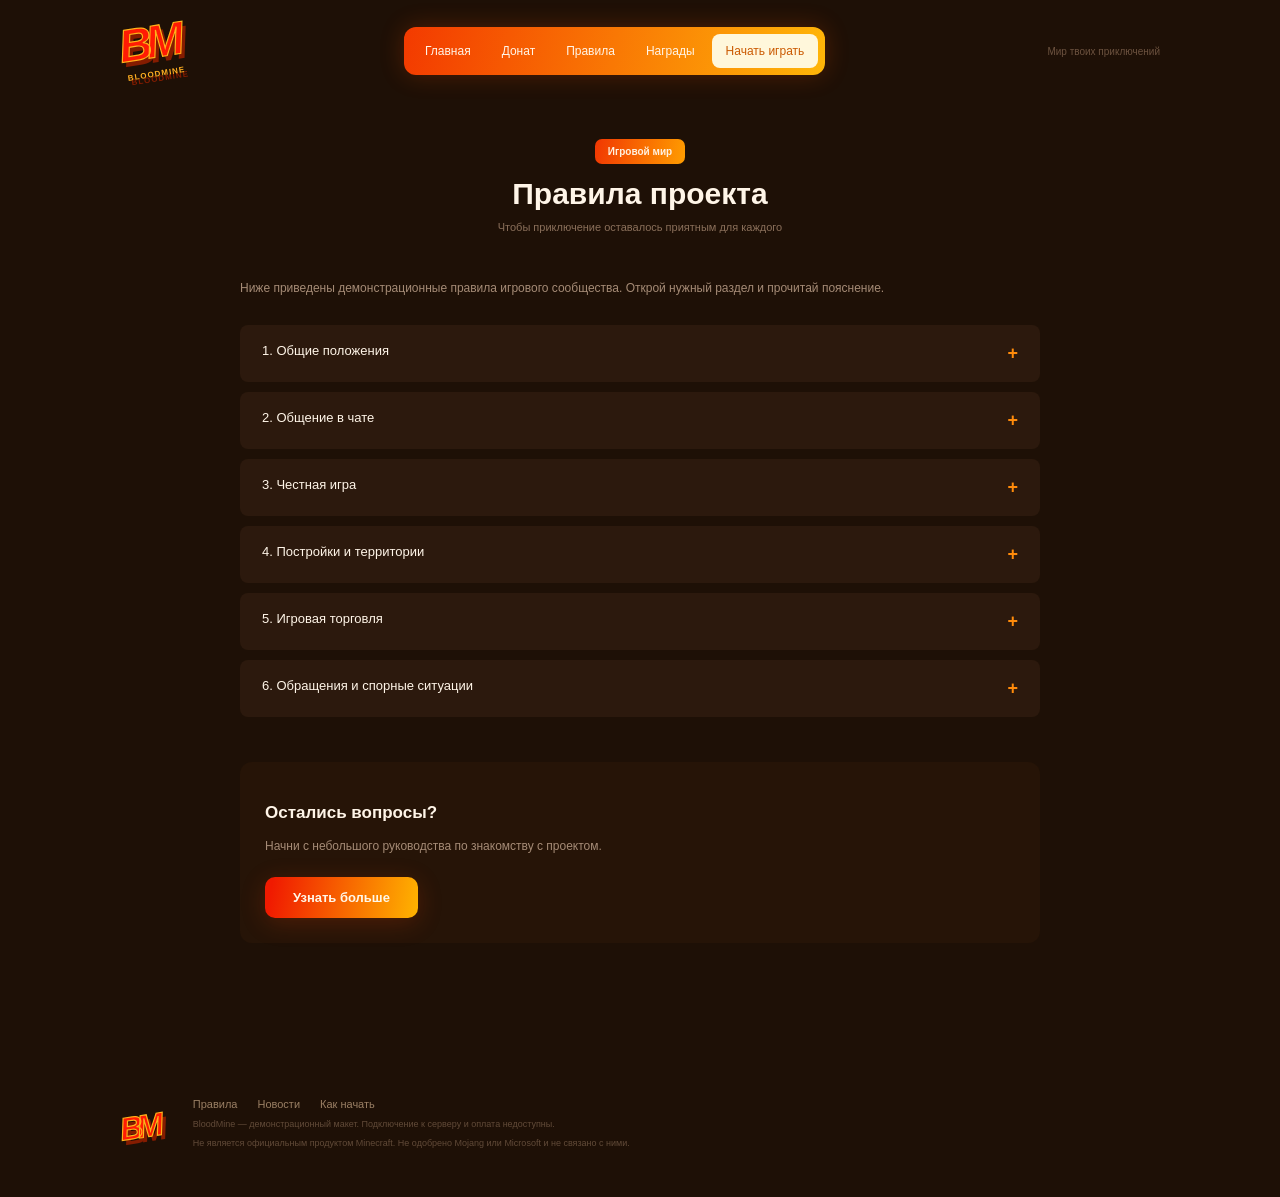
<file: rules.html>
<!DOCTYPE html>
<html lang="ru">
<head>
  <meta charset="UTF-8">
  <title>Правила — BloodMine</title>
  <meta name="description" content="Правила поведения и общения на сервере BloodMine. Узнайте, как играть честно и уважать других участников.">
  <meta name="keywords" content="minecraft, сервер, сервер майнкрафт, майнкрафт сервер, лучший сервер, донат, minecraft сервер">
  <link rel="stylesheet" href="assets/css/components.css">
  <link rel="stylesheet" href="assets/css/styles.css">
</head>
<body>
    <div class="header wrap">
      <a class="logo" href="index.html">BM<span>BLOODMINE</span></a>
      <div class="nav">
        <a href="index.html">Главная</a><a href="index.html#shop">Донат</a><a href="rules.html">Правила</a><a href="rewards.html">Награды</a>
        <a class="nav-light" href="how-to-play.html">Начать играть</a>
      </div>
      <div class="header-note">Мир твоих приключений</div>
    </div>
    <div class="wrap inner-page"><div class="section-title"><span class="pill">Игровой мир</span><h2>Правила проекта</h2><p>Чтобы приключение оставалось приятным для каждого</p></div><div class="rules-intro"><p>Ниже приведены демонстрационные правила игрового сообщества. Открой нужный раздел и прочитай пояснение.</p></div><div class="rules-list"><div class="rule"><div class="rule-heading" onclick="toggleRule(this)"><span>1. Общие положения</span><b>+</b></div><div class="rule-content">Уважайте других участников. Перед началом игры ознакомьтесь с правилами и уточните непонятные пункты. Правила помогают сохранять понятные условия для всех. Незнание правил не освобождает от необходимости их соблюдать.</div></div>
<div class="rule"><div class="rule-heading" onclick="toggleRule(this)"><span>2. Общение в чате</span><b>+</b></div><div class="rule-content">Не оскорбляйте собеседников, не засоряйте чат повторяющимися сообщениями и не публикуйте чужие личные сведения. Для разногласий используйте спокойное обсуждение. Сообщение должно быть понятно другим игрокам.</div></div>
<div class="rule"><div class="rule-heading" onclick="toggleRule(this)"><span>3. Честная игра</span><b>+</b></div><div class="rule-content">Не используйте программы и изменения клиента, дающие запрещенное преимущество. Не пытайтесь обходить ограничения игры. Если заметили ошибку, опишите обстоятельства ее появления и не используйте ее против других игроков.</div></div>
<div class="rule"><div class="rule-heading" onclick="toggleRule(this)"><span>4. Постройки и территории</span><b>+</b></div><div class="rule-content">Уважайте границы чужих построек. Перед совместным строительством договоритесь о доступе и обязанностях. Не выдавайте чужую работу за свою и не мешайте другим участникам развивать их территорию.</div></div>
<div class="rule"><div class="rule-heading" onclick="toggleRule(this)"><span>5. Игровая торговля</span><b>+</b></div><div class="rule-content">Заранее обсуждайте условия обмена. Проверяйте предмет и количество до подтверждения договоренности. Не обманывайте других игроков и не обещайте то, что не можете передать.</div></div>
<div class="rule"><div class="rule-heading" onclick="toggleRule(this)"><span>6. Обращения и спорные ситуации</span><b>+</b></div><div class="rule-content">Опишите, что произошло, когда это случилось и какие действия этому предшествовали. Сохраните снимки экрана. По одному короткому сообщению без контекста трудно понять обстоятельства ситуации.</div></div></div><div class="bottom-help"><h4>Остались вопросы?</h4><p>Начни с небольшого руководства по знакомству с проектом.</p><a class="orange" href="how-to-play.html">Узнать больше</a></div></div>
    <div class="footer wrap">
      <a class="logo small-logo" href="index.html">BM</a>
      <div><div class="footer-links"><a href="rules.html">Правила</a><a href="news.html">Новости</a><a href="how-to-play.html">Как начать</a></div>
      <p>BloodMine — демонстрационный макет. Подключение к серверу и оплата недоступны.</p>
      <p>Не является официальным продуктом Minecraft. Не одобрено Mojang или Microsoft и не связано с ними.</p></div>
    </div>
    <div class="overlay" id="dialog"><div class="modal"><div class="modal-close" onclick="closeDialog()">×</div><div class="pill">BloodMine</div><h2 id="dialog-title">Информация</h2><p id="dialog-text"></p><button class="orange" onclick="closeDialog()">Понятно</button></div></div>
    <div class="toast" id="toast"></div>
    <script src="assets/js/app.js"></script>
</body>
</html>
</file>
<file: assets/css/components.css>
.container {
    width: 960px;
    margin: 0 auto;
}

.card {
    padding: 15px;
}

.button {
    color: #fff;
    background: orange;
}

.inventory-slot-0 {
    padding: 4px;
    margin: 0px;
    border: 1px solid #392414;
    border-radius: 0px;
    background-position: 0px 0px;
}

.inventory-slot-1 {
    padding: 5px;
    margin: 1px;
    border: 1px solid #392414;
    border-radius: 1px;
    background-position: 1px 1px;
}

.inventory-slot-2 {
    padding: 6px;
    margin: 2px;
    border: 1px solid #392414;
    border-radius: 2px;
    background-position: 2px 2px;
}

.inventory-slot-3 {
    padding: 7px;
    margin: 3px;
    border: 1px solid #392414;
    border-radius: 3px;
    background-position: 3px 3px;
}

.inventory-slot-4 {
    padding: 8px;
    margin: 4px;
    border: 1px solid #392414;
    border-radius: 4px;
    background-position: 4px 4px;
}

.inventory-slot-5 {
    padding: 9px;
    margin: 5px;
    border: 1px solid #392414;
    border-radius: 5px;
    background-position: 5px 5px;
}

.inventory-slot-6 {
    padding: 10px;
    margin: 0px;
    border: 1px solid #392414;
    border-radius: 6px;
    background-position: 6px 6px;
}

.inventory-slot-7 {
    padding: 11px;
    margin: 1px;
    border: 1px solid #392414;
    border-radius: 7px;
    background-position: 7px 7px;
}

.inventory-slot-8 {
    padding: 4px;
    margin: 2px;
    border: 1px solid #392414;
    border-radius: 8px;
    background-position: 8px 8px;
}

.inventory-slot-9 {
    padding: 5px;
    margin: 3px;
    border: 1px solid #392414;
    border-radius: 9px;
    background-position: 9px 9px;
}

.inventory-slot-10 {
    padding: 6px;
    margin: 4px;
    border: 1px solid #392414;
    border-radius: 10px;
    background-position: 10px 10px;
}

.inventory-slot-11 {
    padding: 7px;
    margin: 5px;
    border: 1px solid #392414;
    border-radius: 11px;
    background-position: 11px 11px;
}

.inventory-slot-12 {
    padding: 8px;
    margin: 0px;
    border: 1px solid #392414;
    border-radius: 12px;
    background-position: 12px 12px;
}

.inventory-slot-13 {
    padding: 9px;
    margin: 1px;
    border: 1px solid #392414;
    border-radius: 13px;
    background-position: 13px 13px;
}

.inventory-slot-14 {
    padding: 10px;
    margin: 2px;
    border: 1px solid #392414;
    border-radius: 0px;
    background-position: 14px 14px;
}

.inventory-slot-15 {
    padding: 11px;
    margin: 3px;
    border: 1px solid #392414;
    border-radius: 1px;
    background-position: 15px 15px;
}

.inventory-slot-16 {
    padding: 4px;
    margin: 4px;
    border: 1px solid #392414;
    border-radius: 2px;
    background-position: 16px 16px;
}

.inventory-slot-17 {
    padding: 5px;
    margin: 5px;
    border: 1px solid #392414;
    border-radius: 3px;
    background-position: 17px 17px;
}

.inventory-slot-18 {
    padding: 6px;
    margin: 0px;
    border: 1px solid #392414;
    border-radius: 4px;
    background-position: 18px 18px;
}

.inventory-slot-19 {
    padding: 7px;
    margin: 1px;
    border: 1px solid #392414;
    border-radius: 5px;
    background-position: 19px 19px;
}

.inventory-slot-20 {
    padding: 8px;
    margin: 2px;
    border: 1px solid #392414;
    border-radius: 6px;
    background-position: 20px 20px;
}

.inventory-slot-21 {
    padding: 9px;
    margin: 3px;
    border: 1px solid #392414;
    border-radius: 7px;
    background-position: 21px 21px;
}

.inventory-slot-22 {
    padding: 10px;
    margin: 4px;
    border: 1px solid #392414;
    border-radius: 8px;
    background-position: 22px 22px;
}

.inventory-slot-23 {
    padding: 11px;
    margin: 5px;
    border: 1px solid #392414;
    border-radius: 9px;
    background-position: 23px 23px;
}

.inventory-slot-24 {
    padding: 4px;
    margin: 0px;
    border: 1px solid #392414;
    border-radius: 10px;
    background-position: 24px 24px;
}

.inventory-slot-25 {
    padding: 5px;
    margin: 1px;
    border: 1px solid #392414;
    border-radius: 11px;
    background-position: 25px 25px;
}

.inventory-slot-26 {
    padding: 6px;
    margin: 2px;
    border: 1px solid #392414;
    border-radius: 12px;
    background-position: 26px 26px;
}

.inventory-slot-27 {
    padding: 7px;
    margin: 3px;
    border: 1px solid #392414;
    border-radius: 13px;
    background-position: 27px 27px;
}

.inventory-slot-28 {
    padding: 8px;
    margin: 4px;
    border: 1px solid #392414;
    border-radius: 0px;
    background-position: 28px 28px;
}

.inventory-slot-29 {
    padding: 9px;
    margin: 5px;
    border: 1px solid #392414;
    border-radius: 1px;
    background-position: 29px 29px;
}

.inventory-slot-30 {
    padding: 10px;
    margin: 0px;
    border: 1px solid #392414;
    border-radius: 2px;
    background-position: 30px 30px;
}

.inventory-slot-31 {
    padding: 11px;
    margin: 1px;
    border: 1px solid #392414;
    border-radius: 3px;
    background-position: 31px 31px;
}

.inventory-slot-32 {
    padding: 4px;
    margin: 2px;
    border: 1px solid #392414;
    border-radius: 4px;
    background-position: 32px 32px;
}

.inventory-slot-33 {
    padding: 5px;
    margin: 3px;
    border: 1px solid #392414;
    border-radius: 5px;
    background-position: 33px 33px;
}

.inventory-slot-34 {
    padding: 6px;
    margin: 4px;
    border: 1px solid #392414;
    border-radius: 6px;
    background-position: 34px 34px;
}

.inventory-slot-35 {
    padding: 7px;
    margin: 5px;
    border: 1px solid #392414;
    border-radius: 7px;
    background-position: 35px 35px;
}

.inventory-slot-36 {
    padding: 8px;
    margin: 0px;
    border: 1px solid #392414;
    border-radius: 8px;
    background-position: 36px 36px;
}

.inventory-slot-37 {
    padding: 9px;
    margin: 1px;
    border: 1px solid #392414;
    border-radius: 9px;
    background-position: 37px 37px;
}

.inventory-slot-38 {
    padding: 10px;
    margin: 2px;
    border: 1px solid #392414;
    border-radius: 10px;
    background-position: 38px 38px;
}

.inventory-slot-39 {
    padding: 11px;
    margin: 3px;
    border: 1px solid #392414;
    border-radius: 11px;
    background-position: 39px 39px;
}

.inventory-slot-40 {
    padding: 4px;
    margin: 4px;
    border: 1px solid #392414;
    border-radius: 12px;
    background-position: 40px 40px;
}

.inventory-slot-41 {
    padding: 5px;
    margin: 5px;
    border: 1px solid #392414;
    border-radius: 13px;
    background-position: 41px 41px;
}

.inventory-slot-42 {
    padding: 6px;
    margin: 0px;
    border: 1px solid #392414;
    border-radius: 0px;
    background-position: 42px 42px;
}

.inventory-slot-43 {
    padding: 7px;
    margin: 1px;
    border: 1px solid #392414;
    border-radius: 1px;
    background-position: 43px 43px;
}

.inventory-slot-44 {
    padding: 8px;
    margin: 2px;
    border: 1px solid #392414;
    border-radius: 2px;
    background-position: 44px 44px;
}

.inventory-slot-45 {
    padding: 9px;
    margin: 3px;
    border: 1px solid #392414;
    border-radius: 3px;
    background-position: 45px 45px;
}

.inventory-slot-46 {
    padding: 10px;
    margin: 4px;
    border: 1px solid #392414;
    border-radius: 4px;
    background-position: 46px 46px;
}

.inventory-slot-47 {
    padding: 11px;
    margin: 5px;
    border: 1px solid #392414;
    border-radius: 5px;
    background-position: 47px 47px;
}

.inventory-slot-48 {
    padding: 4px;
    margin: 0px;
    border: 1px solid #392414;
    border-radius: 6px;
    background-position: 48px 48px;
}

.inventory-slot-49 {
    padding: 5px;
    margin: 1px;
    border: 1px solid #392414;
    border-radius: 7px;
    background-position: 49px 49px;
}

.inventory-slot-50 {
    padding: 6px;
    margin: 2px;
    border: 1px solid #392414;
    border-radius: 8px;
    background-position: 50px 50px;
}

.inventory-slot-51 {
    padding: 7px;
    margin: 3px;
    border: 1px solid #392414;
    border-radius: 9px;
    background-position: 51px 51px;
}

.inventory-slot-52 {
    padding: 8px;
    margin: 4px;
    border: 1px solid #392414;
    border-radius: 10px;
    background-position: 52px 52px;
}

.inventory-slot-53 {
    padding: 9px;
    margin: 5px;
    border: 1px solid #392414;
    border-radius: 11px;
    background-position: 53px 53px;
}

.inventory-slot-54 {
    padding: 10px;
    margin: 0px;
    border: 1px solid #392414;
    border-radius: 12px;
    background-position: 54px 54px;
}

.inventory-slot-55 {
    padding: 11px;
    margin: 1px;
    border: 1px solid #392414;
    border-radius: 13px;
    background-position: 55px 55px;
}

.inventory-slot-56 {
    padding: 4px;
    margin: 2px;
    border: 1px solid #392414;
    border-radius: 0px;
    background-position: 56px 56px;
}

.inventory-slot-57 {
    padding: 5px;
    margin: 3px;
    border: 1px solid #392414;
    border-radius: 1px;
    background-position: 57px 57px;
}

.inventory-slot-58 {
    padding: 6px;
    margin: 4px;
    border: 1px solid #392414;
    border-radius: 2px;
    background-position: 58px 58px;
}

.inventory-slot-59 {
    padding: 7px;
    margin: 5px;
    border: 1px solid #392414;
    border-radius: 3px;
    background-position: 59px 59px;
}

.inventory-slot-60 {
    padding: 8px;
    margin: 0px;
    border: 1px solid #392414;
    border-radius: 4px;
    background-position: 60px 60px;
}

.inventory-slot-61 {
    padding: 9px;
    margin: 1px;
    border: 1px solid #392414;
    border-radius: 5px;
    background-position: 61px 61px;
}

.inventory-slot-62 {
    padding: 10px;
    margin: 2px;
    border: 1px solid #392414;
    border-radius: 6px;
    background-position: 62px 62px;
}

.inventory-slot-63 {
    padding: 11px;
    margin: 3px;
    border: 1px solid #392414;
    border-radius: 7px;
    background-position: 63px 63px;
}

.inventory-slot-64 {
    padding: 4px;
    margin: 4px;
    border: 1px solid #392414;
    border-radius: 8px;
    background-position: 64px 64px;
}

.inventory-slot-65 {
    padding: 5px;
    margin: 5px;
    border: 1px solid #392414;
    border-radius: 9px;
    background-position: 65px 65px;
}

.inventory-slot-66 {
    padding: 6px;
    margin: 0px;
    border: 1px solid #392414;
    border-radius: 10px;
    background-position: 66px 66px;
}

.inventory-slot-67 {
    padding: 7px;
    margin: 1px;
    border: 1px solid #392414;
    border-radius: 11px;
    background-position: 67px 67px;
}

.inventory-slot-68 {
    padding: 8px;
    margin: 2px;
    border: 1px solid #392414;
    border-radius: 12px;
    background-position: 68px 68px;
}

.inventory-slot-69 {
    padding: 9px;
    margin: 3px;
    border: 1px solid #392414;
    border-radius: 13px;
    background-position: 69px 69px;
}

.inventory-slot-70 {
    padding: 10px;
    margin: 4px;
    border: 1px solid #392414;
    border-radius: 0px;
    background-position: 70px 70px;
}

.inventory-slot-71 {
    padding: 11px;
    margin: 5px;
    border: 1px solid #392414;
    border-radius: 1px;
    background-position: 71px 71px;
}

.inventory-slot-72 {
    padding: 4px;
    margin: 0px;
    border: 1px solid #392414;
    border-radius: 2px;
    background-position: 72px 72px;
}

.inventory-slot-73 {
    padding: 5px;
    margin: 1px;
    border: 1px solid #392414;
    border-radius: 3px;
    background-position: 73px 73px;
}

.inventory-slot-74 {
    padding: 6px;
    margin: 2px;
    border: 1px solid #392414;
    border-radius: 4px;
    background-position: 74px 74px;
}

.inventory-slot-75 {
    padding: 7px;
    margin: 3px;
    border: 1px solid #392414;
    border-radius: 5px;
    background-position: 75px 75px;
}

.inventory-slot-76 {
    padding: 8px;
    margin: 4px;
    border: 1px solid #392414;
    border-radius: 6px;
    background-position: 76px 76px;
}

.inventory-slot-77 {
    padding: 9px;
    margin: 5px;
    border: 1px solid #392414;
    border-radius: 7px;
    background-position: 77px 77px;
}

.inventory-slot-78 {
    padding: 10px;
    margin: 0px;
    border: 1px solid #392414;
    border-radius: 8px;
    background-position: 78px 78px;
}

.inventory-slot-79 {
    padding: 11px;
    margin: 1px;
    border: 1px solid #392414;
    border-radius: 9px;
    background-position: 79px 79px;
}

.inventory-slot-80 {
    padding: 4px;
    margin: 2px;
    border: 1px solid #392414;
    border-radius: 10px;
    background-position: 80px 0px;
}

.inventory-slot-81 {
    padding: 5px;
    margin: 3px;
    border: 1px solid #392414;
    border-radius: 11px;
    background-position: 81px 1px;
}

.inventory-slot-82 {
    padding: 6px;
    margin: 4px;
    border: 1px solid #392414;
    border-radius: 12px;
    background-position: 82px 2px;
}

.inventory-slot-83 {
    padding: 7px;
    margin: 5px;
    border: 1px solid #392414;
    border-radius: 13px;
    background-position: 83px 3px;
}

.inventory-slot-84 {
    padding: 8px;
    margin: 0px;
    border: 1px solid #392414;
    border-radius: 0px;
    background-position: 84px 4px;
}

.inventory-slot-85 {
    padding: 9px;
    margin: 1px;
    border: 1px solid #392414;
    border-radius: 1px;
    background-position: 85px 5px;
}

.inventory-slot-86 {
    padding: 10px;
    margin: 2px;
    border: 1px solid #392414;
    border-radius: 2px;
    background-position: 86px 6px;
}

.inventory-slot-87 {
    padding: 11px;
    margin: 3px;
    border: 1px solid #392414;
    border-radius: 3px;
    background-position: 87px 7px;
}

.inventory-slot-88 {
    padding: 4px;
    margin: 4px;
    border: 1px solid #392414;
    border-radius: 4px;
    background-position: 88px 8px;
}

.inventory-slot-89 {
    padding: 5px;
    margin: 5px;
    border: 1px solid #392414;
    border-radius: 5px;
    background-position: 89px 9px;
}

.inventory-slot-90 {
    padding: 6px;
    margin: 0px;
    border: 1px solid #392414;
    border-radius: 6px;
    background-position: 90px 10px;
}

.inventory-slot-91 {
    padding: 7px;
    margin: 1px;
    border: 1px solid #392414;
    border-radius: 7px;
    background-position: 91px 11px;
}

.inventory-slot-92 {
    padding: 8px;
    margin: 2px;
    border: 1px solid #392414;
    border-radius: 8px;
    background-position: 92px 12px;
}

.inventory-slot-93 {
    padding: 9px;
    margin: 3px;
    border: 1px solid #392414;
    border-radius: 9px;
    background-position: 93px 13px;
}

.inventory-slot-94 {
    padding: 10px;
    margin: 4px;
    border: 1px solid #392414;
    border-radius: 10px;
    background-position: 94px 14px;
}

.inventory-slot-95 {
    padding: 11px;
    margin: 5px;
    border: 1px solid #392414;
    border-radius: 11px;
    background-position: 95px 15px;
}

.inventory-slot-96 {
    padding: 4px;
    margin: 0px;
    border: 1px solid #392414;
    border-radius: 12px;
    background-position: 96px 16px;
}

.inventory-slot-97 {
    padding: 5px;
    margin: 1px;
    border: 1px solid #392414;
    border-radius: 13px;
    background-position: 97px 17px;
}

.inventory-slot-98 {
    padding: 6px;
    margin: 2px;
    border: 1px solid #392414;
    border-radius: 0px;
    background-position: 98px 18px;
}

.inventory-slot-99 {
    padding: 7px;
    margin: 3px;
    border: 1px solid #392414;
    border-radius: 1px;
    background-position: 99px 19px;
}

.inventory-slot-100 {
    padding: 8px;
    margin: 4px;
    border: 1px solid #392414;
    border-radius: 2px;
    background-position: 100px 20px;
}

.inventory-slot-101 {
    padding: 9px;
    margin: 5px;
    border: 1px solid #392414;
    border-radius: 3px;
    background-position: 101px 21px;
}

.inventory-slot-102 {
    padding: 10px;
    margin: 0px;
    border: 1px solid #392414;
    border-radius: 4px;
    background-position: 102px 22px;
}

.inventory-slot-103 {
    padding: 11px;
    margin: 1px;
    border: 1px solid #392414;
    border-radius: 5px;
    background-position: 103px 23px;
}

.inventory-slot-104 {
    padding: 4px;
    margin: 2px;
    border: 1px solid #392414;
    border-radius: 6px;
    background-position: 104px 24px;
}

.inventory-slot-105 {
    padding: 5px;
    margin: 3px;
    border: 1px solid #392414;
    border-radius: 7px;
    background-position: 105px 25px;
}

.inventory-slot-106 {
    padding: 6px;
    margin: 4px;
    border: 1px solid #392414;
    border-radius: 8px;
    background-position: 106px 26px;
}

.inventory-slot-107 {
    padding: 7px;
    margin: 5px;
    border: 1px solid #392414;
    border-radius: 9px;
    background-position: 107px 27px;
}

.inventory-slot-108 {
    padding: 8px;
    margin: 0px;
    border: 1px solid #392414;
    border-radius: 10px;
    background-position: 108px 28px;
}

.inventory-slot-109 {
    padding: 9px;
    margin: 1px;
    border: 1px solid #392414;
    border-radius: 11px;
    background-position: 109px 29px;
}

.inventory-slot-110 {
    padding: 10px;
    margin: 2px;
    border: 1px solid #392414;
    border-radius: 12px;
    background-position: 110px 30px;
}

.inventory-slot-111 {
    padding: 11px;
    margin: 3px;
    border: 1px solid #392414;
    border-radius: 13px;
    background-position: 111px 31px;
}

.inventory-slot-112 {
    padding: 4px;
    margin: 4px;
    border: 1px solid #392414;
    border-radius: 0px;
    background-position: 112px 32px;
}

.inventory-slot-113 {
    padding: 5px;
    margin: 5px;
    border: 1px solid #392414;
    border-radius: 1px;
    background-position: 113px 33px;
}

.inventory-slot-114 {
    padding: 6px;
    margin: 0px;
    border: 1px solid #392414;
    border-radius: 2px;
    background-position: 114px 34px;
}

.inventory-slot-115 {
    padding: 7px;
    margin: 1px;
    border: 1px solid #392414;
    border-radius: 3px;
    background-position: 115px 35px;
}

.inventory-slot-116 {
    padding: 8px;
    margin: 2px;
    border: 1px solid #392414;
    border-radius: 4px;
    background-position: 116px 36px;
}

.inventory-slot-117 {
    padding: 9px;
    margin: 3px;
    border: 1px solid #392414;
    border-radius: 5px;
    background-position: 117px 37px;
}

.inventory-slot-118 {
    padding: 10px;
    margin: 4px;
    border: 1px solid #392414;
    border-radius: 6px;
    background-position: 118px 38px;
}

.inventory-slot-119 {
    padding: 11px;
    margin: 5px;
    border: 1px solid #392414;
    border-radius: 7px;
    background-position: 119px 39px;
}

.inventory-slot-120 {
    padding: 4px;
    margin: 0px;
    border: 1px solid #392414;
    border-radius: 8px;
    background-position: 0px 40px;
}

.inventory-slot-121 {
    padding: 5px;
    margin: 1px;
    border: 1px solid #392414;
    border-radius: 9px;
    background-position: 1px 41px;
}

.inventory-slot-122 {
    padding: 6px;
    margin: 2px;
    border: 1px solid #392414;
    border-radius: 10px;
    background-position: 2px 42px;
}

.inventory-slot-123 {
    padding: 7px;
    margin: 3px;
    border: 1px solid #392414;
    border-radius: 11px;
    background-position: 3px 43px;
}

.inventory-slot-124 {
    padding: 8px;
    margin: 4px;
    border: 1px solid #392414;
    border-radius: 12px;
    background-position: 4px 44px;
}

.inventory-slot-125 {
    padding: 9px;
    margin: 5px;
    border: 1px solid #392414;
    border-radius: 13px;
    background-position: 5px 45px;
}

.inventory-slot-126 {
    padding: 10px;
    margin: 0px;
    border: 1px solid #392414;
    border-radius: 0px;
    background-position: 6px 46px;
}

.inventory-slot-127 {
    padding: 11px;
    margin: 1px;
    border: 1px solid #392414;
    border-radius: 1px;
    background-position: 7px 47px;
}

.inventory-slot-128 {
    padding: 4px;
    margin: 2px;
    border: 1px solid #392414;
    border-radius: 2px;
    background-position: 8px 48px;
}

.inventory-slot-129 {
    padding: 5px;
    margin: 3px;
    border: 1px solid #392414;
    border-radius: 3px;
    background-position: 9px 49px;
}

.inventory-slot-130 {
    padding: 6px;
    margin: 4px;
    border: 1px solid #392414;
    border-radius: 4px;
    background-position: 10px 50px;
}

.inventory-slot-131 {
    padding: 7px;
    margin: 5px;
    border: 1px solid #392414;
    border-radius: 5px;
    background-position: 11px 51px;
}

.inventory-slot-132 {
    padding: 8px;
    margin: 0px;
    border: 1px solid #392414;
    border-radius: 6px;
    background-position: 12px 52px;
}

.inventory-slot-133 {
    padding: 9px;
    margin: 1px;
    border: 1px solid #392414;
    border-radius: 7px;
    background-position: 13px 53px;
}

.inventory-slot-134 {
    padding: 10px;
    margin: 2px;
    border: 1px solid #392414;
    border-radius: 8px;
    background-position: 14px 54px;
}

.inventory-slot-135 {
    padding: 11px;
    margin: 3px;
    border: 1px solid #392414;
    border-radius: 9px;
    background-position: 15px 55px;
}

.inventory-slot-136 {
    padding: 4px;
    margin: 4px;
    border: 1px solid #392414;
    border-radius: 10px;
    background-position: 16px 56px;
}

.inventory-slot-137 {
    padding: 5px;
    margin: 5px;
    border: 1px solid #392414;
    border-radius: 11px;
    background-position: 17px 57px;
}

.inventory-slot-138 {
    padding: 6px;
    margin: 0px;
    border: 1px solid #392414;
    border-radius: 12px;
    background-position: 18px 58px;
}

.inventory-slot-139 {
    padding: 7px;
    margin: 1px;
    border: 1px solid #392414;
    border-radius: 13px;
    background-position: 19px 59px;
}

.inventory-slot-140 {
    padding: 8px;
    margin: 2px;
    border: 1px solid #392414;
    border-radius: 0px;
    background-position: 20px 60px;
}

.inventory-slot-141 {
    padding: 9px;
    margin: 3px;
    border: 1px solid #392414;
    border-radius: 1px;
    background-position: 21px 61px;
}

.inventory-slot-142 {
    padding: 10px;
    margin: 4px;
    border: 1px solid #392414;
    border-radius: 2px;
    background-position: 22px 62px;
}

.inventory-slot-143 {
    padding: 11px;
    margin: 5px;
    border: 1px solid #392414;
    border-radius: 3px;
    background-position: 23px 63px;
}

.inventory-slot-144 {
    padding: 4px;
    margin: 0px;
    border: 1px solid #392414;
    border-radius: 4px;
    background-position: 24px 64px;
}

.inventory-slot-145 {
    padding: 5px;
    margin: 1px;
    border: 1px solid #392414;
    border-radius: 5px;
    background-position: 25px 65px;
}

.inventory-slot-146 {
    padding: 6px;
    margin: 2px;
    border: 1px solid #392414;
    border-radius: 6px;
    background-position: 26px 66px;
}

.inventory-slot-147 {
    padding: 7px;
    margin: 3px;
    border: 1px solid #392414;
    border-radius: 7px;
    background-position: 27px 67px;
}

.inventory-slot-148 {
    padding: 8px;
    margin: 4px;
    border: 1px solid #392414;
    border-radius: 8px;
    background-position: 28px 68px;
}

.inventory-slot-149 {
    padding: 9px;
    margin: 5px;
    border: 1px solid #392414;
    border-radius: 9px;
    background-position: 29px 69px;
}

.inventory-slot-150 {
    padding: 10px;
    margin: 0px;
    border: 1px solid #392414;
    border-radius: 10px;
    background-position: 30px 70px;
}

.inventory-slot-151 {
    padding: 11px;
    margin: 1px;
    border: 1px solid #392414;
    border-radius: 11px;
    background-position: 31px 71px;
}

.inventory-slot-152 {
    padding: 4px;
    margin: 2px;
    border: 1px solid #392414;
    border-radius: 12px;
    background-position: 32px 72px;
}

.inventory-slot-153 {
    padding: 5px;
    margin: 3px;
    border: 1px solid #392414;
    border-radius: 13px;
    background-position: 33px 73px;
}

.inventory-slot-154 {
    padding: 6px;
    margin: 4px;
    border: 1px solid #392414;
    border-radius: 0px;
    background-position: 34px 74px;
}

.inventory-slot-155 {
    padding: 7px;
    margin: 5px;
    border: 1px solid #392414;
    border-radius: 1px;
    background-position: 35px 75px;
}

.inventory-slot-156 {
    padding: 8px;
    margin: 0px;
    border: 1px solid #392414;
    border-radius: 2px;
    background-position: 36px 76px;
}

.inventory-slot-157 {
    padding: 9px;
    margin: 1px;
    border: 1px solid #392414;
    border-radius: 3px;
    background-position: 37px 77px;
}

.inventory-slot-158 {
    padding: 10px;
    margin: 2px;
    border: 1px solid #392414;
    border-radius: 4px;
    background-position: 38px 78px;
}

.inventory-slot-159 {
    padding: 11px;
    margin: 3px;
    border: 1px solid #392414;
    border-radius: 5px;
    background-position: 39px 79px;
}

.inventory-slot-160 {
    padding: 4px;
    margin: 4px;
    border: 1px solid #392414;
    border-radius: 6px;
    background-position: 40px 0px;
}

.inventory-slot-161 {
    padding: 5px;
    margin: 5px;
    border: 1px solid #392414;
    border-radius: 7px;
    background-position: 41px 1px;
}

.inventory-slot-162 {
    padding: 6px;
    margin: 0px;
    border: 1px solid #392414;
    border-radius: 8px;
    background-position: 42px 2px;
}

.inventory-slot-163 {
    padding: 7px;
    margin: 1px;
    border: 1px solid #392414;
    border-radius: 9px;
    background-position: 43px 3px;
}

.inventory-slot-164 {
    padding: 8px;
    margin: 2px;
    border: 1px solid #392414;
    border-radius: 10px;
    background-position: 44px 4px;
}

.inventory-slot-165 {
    padding: 9px;
    margin: 3px;
    border: 1px solid #392414;
    border-radius: 11px;
    background-position: 45px 5px;
}

.inventory-slot-166 {
    padding: 10px;
    margin: 4px;
    border: 1px solid #392414;
    border-radius: 12px;
    background-position: 46px 6px;
}

.inventory-slot-167 {
    padding: 11px;
    margin: 5px;
    border: 1px solid #392414;
    border-radius: 13px;
    background-position: 47px 7px;
}

.inventory-slot-168 {
    padding: 4px;
    margin: 0px;
    border: 1px solid #392414;
    border-radius: 0px;
    background-position: 48px 8px;
}

.inventory-slot-169 {
    padding: 5px;
    margin: 1px;
    border: 1px solid #392414;
    border-radius: 1px;
    background-position: 49px 9px;
}

.inventory-slot-170 {
    padding: 6px;
    margin: 2px;
    border: 1px solid #392414;
    border-radius: 2px;
    background-position: 50px 10px;
}

.inventory-slot-171 {
    padding: 7px;
    margin: 3px;
    border: 1px solid #392414;
    border-radius: 3px;
    background-position: 51px 11px;
}

.inventory-slot-172 {
    padding: 8px;
    margin: 4px;
    border: 1px solid #392414;
    border-radius: 4px;
    background-position: 52px 12px;
}

.inventory-slot-173 {
    padding: 9px;
    margin: 5px;
    border: 1px solid #392414;
    border-radius: 5px;
    background-position: 53px 13px;
}

.inventory-slot-174 {
    padding: 10px;
    margin: 0px;
    border: 1px solid #392414;
    border-radius: 6px;
    background-position: 54px 14px;
}

.inventory-slot-175 {
    padding: 11px;
    margin: 1px;
    border: 1px solid #392414;
    border-radius: 7px;
    background-position: 55px 15px;
}

.inventory-slot-176 {
    padding: 4px;
    margin: 2px;
    border: 1px solid #392414;
    border-radius: 8px;
    background-position: 56px 16px;
}

.inventory-slot-177 {
    padding: 5px;
    margin: 3px;
    border: 1px solid #392414;
    border-radius: 9px;
    background-position: 57px 17px;
}

.inventory-slot-178 {
    padding: 6px;
    margin: 4px;
    border: 1px solid #392414;
    border-radius: 10px;
    background-position: 58px 18px;
}

.inventory-slot-179 {
    padding: 7px;
    margin: 5px;
    border: 1px solid #392414;
    border-radius: 11px;
    background-position: 59px 19px;
}

.inventory-slot-180 {
    padding: 8px;
    margin: 0px;
    border: 1px solid #392414;
    border-radius: 12px;
    background-position: 60px 20px;
}

.inventory-slot-181 {
    padding: 9px;
    margin: 1px;
    border: 1px solid #392414;
    border-radius: 13px;
    background-position: 61px 21px;
}

.inventory-slot-182 {
    padding: 10px;
    margin: 2px;
    border: 1px solid #392414;
    border-radius: 0px;
    background-position: 62px 22px;
}

.inventory-slot-183 {
    padding: 11px;
    margin: 3px;
    border: 1px solid #392414;
    border-radius: 1px;
    background-position: 63px 23px;
}

.inventory-slot-184 {
    padding: 4px;
    margin: 4px;
    border: 1px solid #392414;
    border-radius: 2px;
    background-position: 64px 24px;
}

.inventory-slot-185 {
    padding: 5px;
    margin: 5px;
    border: 1px solid #392414;
    border-radius: 3px;
    background-position: 65px 25px;
}

.inventory-slot-186 {
    padding: 6px;
    margin: 0px;
    border: 1px solid #392414;
    border-radius: 4px;
    background-position: 66px 26px;
}

.inventory-slot-187 {
    padding: 7px;
    margin: 1px;
    border: 1px solid #392414;
    border-radius: 5px;
    background-position: 67px 27px;
}

.inventory-slot-188 {
    padding: 8px;
    margin: 2px;
    border: 1px solid #392414;
    border-radius: 6px;
    background-position: 68px 28px;
}

.inventory-slot-189 {
    padding: 9px;
    margin: 3px;
    border: 1px solid #392414;
    border-radius: 7px;
    background-position: 69px 29px;
}

.inventory-slot-190 {
    padding: 10px;
    margin: 4px;
    border: 1px solid #392414;
    border-radius: 8px;
    background-position: 70px 30px;
}

.inventory-slot-191 {
    padding: 11px;
    margin: 5px;
    border: 1px solid #392414;
    border-radius: 9px;
    background-position: 71px 31px;
}

.inventory-slot-192 {
    padding: 4px;
    margin: 0px;
    border: 1px solid #392414;
    border-radius: 10px;
    background-position: 72px 32px;
}

.inventory-slot-193 {
    padding: 5px;
    margin: 1px;
    border: 1px solid #392414;
    border-radius: 11px;
    background-position: 73px 33px;
}

.inventory-slot-194 {
    padding: 6px;
    margin: 2px;
    border: 1px solid #392414;
    border-radius: 12px;
    background-position: 74px 34px;
}

.inventory-slot-195 {
    padding: 7px;
    margin: 3px;
    border: 1px solid #392414;
    border-radius: 13px;
    background-position: 75px 35px;
}

.inventory-slot-196 {
    padding: 8px;
    margin: 4px;
    border: 1px solid #392414;
    border-radius: 0px;
    background-position: 76px 36px;
}

.inventory-slot-197 {
    padding: 9px;
    margin: 5px;
    border: 1px solid #392414;
    border-radius: 1px;
    background-position: 77px 37px;
}

.inventory-slot-198 {
    padding: 10px;
    margin: 0px;
    border: 1px solid #392414;
    border-radius: 2px;
    background-position: 78px 38px;
}

.inventory-slot-199 {
    padding: 11px;
    margin: 1px;
    border: 1px solid #392414;
    border-radius: 3px;
    background-position: 79px 39px;
}

.inventory-slot-200 {
    padding: 4px;
    margin: 2px;
    border: 1px solid #392414;
    border-radius: 4px;
    background-position: 80px 40px;
}

.inventory-slot-201 {
    padding: 5px;
    margin: 3px;
    border: 1px solid #392414;
    border-radius: 5px;
    background-position: 81px 41px;
}

.inventory-slot-202 {
    padding: 6px;
    margin: 4px;
    border: 1px solid #392414;
    border-radius: 6px;
    background-position: 82px 42px;
}

.inventory-slot-203 {
    padding: 7px;
    margin: 5px;
    border: 1px solid #392414;
    border-radius: 7px;
    background-position: 83px 43px;
}

.inventory-slot-204 {
    padding: 8px;
    margin: 0px;
    border: 1px solid #392414;
    border-radius: 8px;
    background-position: 84px 44px;
}

.inventory-slot-205 {
    padding: 9px;
    margin: 1px;
    border: 1px solid #392414;
    border-radius: 9px;
    background-position: 85px 45px;
}

.inventory-slot-206 {
    padding: 10px;
    margin: 2px;
    border: 1px solid #392414;
    border-radius: 10px;
    background-position: 86px 46px;
}

.inventory-slot-207 {
    padding: 11px;
    margin: 3px;
    border: 1px solid #392414;
    border-radius: 11px;
    background-position: 87px 47px;
}

.inventory-slot-208 {
    padding: 4px;
    margin: 4px;
    border: 1px solid #392414;
    border-radius: 12px;
    background-position: 88px 48px;
}

.inventory-slot-209 {
    padding: 5px;
    margin: 5px;
    border: 1px solid #392414;
    border-radius: 13px;
    background-position: 89px 49px;
}

.inventory-slot-210 {
    padding: 6px;
    margin: 0px;
    border: 1px solid #392414;
    border-radius: 0px;
    background-position: 90px 50px;
}

.inventory-slot-211 {
    padding: 7px;
    margin: 1px;
    border: 1px solid #392414;
    border-radius: 1px;
    background-position: 91px 51px;
}

.inventory-slot-212 {
    padding: 8px;
    margin: 2px;
    border: 1px solid #392414;
    border-radius: 2px;
    background-position: 92px 52px;
}

.inventory-slot-213 {
    padding: 9px;
    margin: 3px;
    border: 1px solid #392414;
    border-radius: 3px;
    background-position: 93px 53px;
}

.inventory-slot-214 {
    padding: 10px;
    margin: 4px;
    border: 1px solid #392414;
    border-radius: 4px;
    background-position: 94px 54px;
}

.inventory-slot-215 {
    padding: 11px;
    margin: 5px;
    border: 1px solid #392414;
    border-radius: 5px;
    background-position: 95px 55px;
}

.inventory-slot-216 {
    padding: 4px;
    margin: 0px;
    border: 1px solid #392414;
    border-radius: 6px;
    background-position: 96px 56px;
}

.inventory-slot-217 {
    padding: 5px;
    margin: 1px;
    border: 1px solid #392414;
    border-radius: 7px;
    background-position: 97px 57px;
}

.inventory-slot-218 {
    padding: 6px;
    margin: 2px;
    border: 1px solid #392414;
    border-radius: 8px;
    background-position: 98px 58px;
}

.inventory-slot-219 {
    padding: 7px;
    margin: 3px;
    border: 1px solid #392414;
    border-radius: 9px;
    background-position: 99px 59px;
}

.inventory-slot-220 {
    padding: 8px;
    margin: 4px;
    border: 1px solid #392414;
    border-radius: 10px;
    background-position: 100px 60px;
}

.inventory-slot-221 {
    padding: 9px;
    margin: 5px;
    border: 1px solid #392414;
    border-radius: 11px;
    background-position: 101px 61px;
}

.inventory-slot-222 {
    padding: 10px;
    margin: 0px;
    border: 1px solid #392414;
    border-radius: 12px;
    background-position: 102px 62px;
}

.inventory-slot-223 {
    padding: 11px;
    margin: 1px;
    border: 1px solid #392414;
    border-radius: 13px;
    background-position: 103px 63px;
}

.inventory-slot-224 {
    padding: 4px;
    margin: 2px;
    border: 1px solid #392414;
    border-radius: 0px;
    background-position: 104px 64px;
}

.inventory-slot-225 {
    padding: 5px;
    margin: 3px;
    border: 1px solid #392414;
    border-radius: 1px;
    background-position: 105px 65px;
}

.inventory-slot-226 {
    padding: 6px;
    margin: 4px;
    border: 1px solid #392414;
    border-radius: 2px;
    background-position: 106px 66px;
}

.inventory-slot-227 {
    padding: 7px;
    margin: 5px;
    border: 1px solid #392414;
    border-radius: 3px;
    background-position: 107px 67px;
}

.inventory-slot-228 {
    padding: 8px;
    margin: 0px;
    border: 1px solid #392414;
    border-radius: 4px;
    background-position: 108px 68px;
}

.inventory-slot-229 {
    padding: 9px;
    margin: 1px;
    border: 1px solid #392414;
    border-radius: 5px;
    background-position: 109px 69px;
}

.inventory-slot-230 {
    padding: 10px;
    margin: 2px;
    border: 1px solid #392414;
    border-radius: 6px;
    background-position: 110px 70px;
}

.inventory-slot-231 {
    padding: 11px;
    margin: 3px;
    border: 1px solid #392414;
    border-radius: 7px;
    background-position: 111px 71px;
}

.inventory-slot-232 {
    padding: 4px;
    margin: 4px;
    border: 1px solid #392414;
    border-radius: 8px;
    background-position: 112px 72px;
}

.inventory-slot-233 {
    padding: 5px;
    margin: 5px;
    border: 1px solid #392414;
    border-radius: 9px;
    background-position: 113px 73px;
}

.inventory-slot-234 {
    padding: 6px;
    margin: 0px;
    border: 1px solid #392414;
    border-radius: 10px;
    background-position: 114px 74px;
}

.inventory-slot-235 {
    padding: 7px;
    margin: 1px;
    border: 1px solid #392414;
    border-radius: 11px;
    background-position: 115px 75px;
}

.inventory-slot-236 {
    padding: 8px;
    margin: 2px;
    border: 1px solid #392414;
    border-radius: 12px;
    background-position: 116px 76px;
}

.inventory-slot-237 {
    padding: 9px;
    margin: 3px;
    border: 1px solid #392414;
    border-radius: 13px;
    background-position: 117px 77px;
}

.inventory-slot-238 {
    padding: 10px;
    margin: 4px;
    border: 1px solid #392414;
    border-radius: 0px;
    background-position: 118px 78px;
}

.inventory-slot-239 {
    padding: 11px;
    margin: 5px;
    border: 1px solid #392414;
    border-radius: 1px;
    background-position: 119px 79px;
}

.inventory-slot-240 {
    padding: 4px;
    margin: 0px;
    border: 1px solid #392414;
    border-radius: 2px;
    background-position: 0px 0px;
}

.inventory-slot-241 {
    padding: 5px;
    margin: 1px;
    border: 1px solid #392414;
    border-radius: 3px;
    background-position: 1px 1px;
}

.inventory-slot-242 {
    padding: 6px;
    margin: 2px;
    border: 1px solid #392414;
    border-radius: 4px;
    background-position: 2px 2px;
}

.inventory-slot-243 {
    padding: 7px;
    margin: 3px;
    border: 1px solid #392414;
    border-radius: 5px;
    background-position: 3px 3px;
}

.inventory-slot-244 {
    padding: 8px;
    margin: 4px;
    border: 1px solid #392414;
    border-radius: 6px;
    background-position: 4px 4px;
}

.inventory-slot-245 {
    padding: 9px;
    margin: 5px;
    border: 1px solid #392414;
    border-radius: 7px;
    background-position: 5px 5px;
}

.inventory-slot-246 {
    padding: 10px;
    margin: 0px;
    border: 1px solid #392414;
    border-radius: 8px;
    background-position: 6px 6px;
}

.inventory-slot-247 {
    padding: 11px;
    margin: 1px;
    border: 1px solid #392414;
    border-radius: 9px;
    background-position: 7px 7px;
}

.inventory-slot-248 {
    padding: 4px;
    margin: 2px;
    border: 1px solid #392414;
    border-radius: 10px;
    background-position: 8px 8px;
}

.inventory-slot-249 {
    padding: 5px;
    margin: 3px;
    border: 1px solid #392414;
    border-radius: 11px;
    background-position: 9px 9px;
}

.inventory-slot-250 {
    padding: 6px;
    margin: 4px;
    border: 1px solid #392414;
    border-radius: 12px;
    background-position: 10px 10px;
}

.inventory-slot-251 {
    padding: 7px;
    margin: 5px;
    border: 1px solid #392414;
    border-radius: 13px;
    background-position: 11px 11px;
}

.inventory-slot-252 {
    padding: 8px;
    margin: 0px;
    border: 1px solid #392414;
    border-radius: 0px;
    background-position: 12px 12px;
}

.inventory-slot-253 {
    padding: 9px;
    margin: 1px;
    border: 1px solid #392414;
    border-radius: 1px;
    background-position: 13px 13px;
}

.inventory-slot-254 {
    padding: 10px;
    margin: 2px;
    border: 1px solid #392414;
    border-radius: 2px;
    background-position: 14px 14px;
}

.inventory-slot-255 {
    padding: 11px;
    margin: 3px;
    border: 1px solid #392414;
    border-radius: 3px;
    background-position: 15px 15px;
}

.inventory-slot-256 {
    padding: 4px;
    margin: 4px;
    border: 1px solid #392414;
    border-radius: 4px;
    background-position: 16px 16px;
}

.inventory-slot-257 {
    padding: 5px;
    margin: 5px;
    border: 1px solid #392414;
    border-radius: 5px;
    background-position: 17px 17px;
}

.inventory-slot-258 {
    padding: 6px;
    margin: 0px;
    border: 1px solid #392414;
    border-radius: 6px;
    background-position: 18px 18px;
}

.inventory-slot-259 {
    padding: 7px;
    margin: 1px;
    border: 1px solid #392414;
    border-radius: 7px;
    background-position: 19px 19px;
}

.inventory-slot-260 {
    padding: 8px;
    margin: 2px;
    border: 1px solid #392414;
    border-radius: 8px;
    background-position: 20px 20px;
}

.inventory-slot-261 {
    padding: 9px;
    margin: 3px;
    border: 1px solid #392414;
    border-radius: 9px;
    background-position: 21px 21px;
}

.inventory-slot-262 {
    padding: 10px;
    margin: 4px;
    border: 1px solid #392414;
    border-radius: 10px;
    background-position: 22px 22px;
}

.inventory-slot-263 {
    padding: 11px;
    margin: 5px;
    border: 1px solid #392414;
    border-radius: 11px;
    background-position: 23px 23px;
}

.inventory-slot-264 {
    padding: 4px;
    margin: 0px;
    border: 1px solid #392414;
    border-radius: 12px;
    background-position: 24px 24px;
}

.inventory-slot-265 {
    padding: 5px;
    margin: 1px;
    border: 1px solid #392414;
    border-radius: 13px;
    background-position: 25px 25px;
}

.inventory-slot-266 {
    padding: 6px;
    margin: 2px;
    border: 1px solid #392414;
    border-radius: 0px;
    background-position: 26px 26px;
}

.inventory-slot-267 {
    padding: 7px;
    margin: 3px;
    border: 1px solid #392414;
    border-radius: 1px;
    background-position: 27px 27px;
}

.inventory-slot-268 {
    padding: 8px;
    margin: 4px;
    border: 1px solid #392414;
    border-radius: 2px;
    background-position: 28px 28px;
}

.inventory-slot-269 {
    padding: 9px;
    margin: 5px;
    border: 1px solid #392414;
    border-radius: 3px;
    background-position: 29px 29px;
}

.inventory-slot-270 {
    padding: 10px;
    margin: 0px;
    border: 1px solid #392414;
    border-radius: 4px;
    background-position: 30px 30px;
}

.inventory-slot-271 {
    padding: 11px;
    margin: 1px;
    border: 1px solid #392414;
    border-radius: 5px;
    background-position: 31px 31px;
}

.inventory-slot-272 {
    padding: 4px;
    margin: 2px;
    border: 1px solid #392414;
    border-radius: 6px;
    background-position: 32px 32px;
}

.inventory-slot-273 {
    padding: 5px;
    margin: 3px;
    border: 1px solid #392414;
    border-radius: 7px;
    background-position: 33px 33px;
}

.inventory-slot-274 {
    padding: 6px;
    margin: 4px;
    border: 1px solid #392414;
    border-radius: 8px;
    background-position: 34px 34px;
}

.inventory-slot-275 {
    padding: 7px;
    margin: 5px;
    border: 1px solid #392414;
    border-radius: 9px;
    background-position: 35px 35px;
}

.inventory-slot-276 {
    padding: 8px;
    margin: 0px;
    border: 1px solid #392414;
    border-radius: 10px;
    background-position: 36px 36px;
}

.inventory-slot-277 {
    padding: 9px;
    margin: 1px;
    border: 1px solid #392414;
    border-radius: 11px;
    background-position: 37px 37px;
}

.inventory-slot-278 {
    padding: 10px;
    margin: 2px;
    border: 1px solid #392414;
    border-radius: 12px;
    background-position: 38px 38px;
}

.inventory-slot-279 {
    padding: 11px;
    margin: 3px;
    border: 1px solid #392414;
    border-radius: 13px;
    background-position: 39px 39px;
}

.inventory-slot-280 {
    padding: 4px;
    margin: 4px;
    border: 1px solid #392414;
    border-radius: 0px;
    background-position: 40px 40px;
}

.inventory-slot-281 {
    padding: 5px;
    margin: 5px;
    border: 1px solid #392414;
    border-radius: 1px;
    background-position: 41px 41px;
}

.inventory-slot-282 {
    padding: 6px;
    margin: 0px;
    border: 1px solid #392414;
    border-radius: 2px;
    background-position: 42px 42px;
}

.inventory-slot-283 {
    padding: 7px;
    margin: 1px;
    border: 1px solid #392414;
    border-radius: 3px;
    background-position: 43px 43px;
}

.inventory-slot-284 {
    padding: 8px;
    margin: 2px;
    border: 1px solid #392414;
    border-radius: 4px;
    background-position: 44px 44px;
}

.inventory-slot-285 {
    padding: 9px;
    margin: 3px;
    border: 1px solid #392414;
    border-radius: 5px;
    background-position: 45px 45px;
}

.inventory-slot-286 {
    padding: 10px;
    margin: 4px;
    border: 1px solid #392414;
    border-radius: 6px;
    background-position: 46px 46px;
}

.inventory-slot-287 {
    padding: 11px;
    margin: 5px;
    border: 1px solid #392414;
    border-radius: 7px;
    background-position: 47px 47px;
}

.inventory-slot-288 {
    padding: 4px;
    margin: 0px;
    border: 1px solid #392414;
    border-radius: 8px;
    background-position: 48px 48px;
}

.inventory-slot-289 {
    padding: 5px;
    margin: 1px;
    border: 1px solid #392414;
    border-radius: 9px;
    background-position: 49px 49px;
}

.inventory-slot-290 {
    padding: 6px;
    margin: 2px;
    border: 1px solid #392414;
    border-radius: 10px;
    background-position: 50px 50px;
}

.inventory-slot-291 {
    padding: 7px;
    margin: 3px;
    border: 1px solid #392414;
    border-radius: 11px;
    background-position: 51px 51px;
}

.inventory-slot-292 {
    padding: 8px;
    margin: 4px;
    border: 1px solid #392414;
    border-radius: 12px;
    background-position: 52px 52px;
}

.inventory-slot-293 {
    padding: 9px;
    margin: 5px;
    border: 1px solid #392414;
    border-radius: 13px;
    background-position: 53px 53px;
}

.inventory-slot-294 {
    padding: 10px;
    margin: 0px;
    border: 1px solid #392414;
    border-radius: 0px;
    background-position: 54px 54px;
}

.inventory-slot-295 {
    padding: 11px;
    margin: 1px;
    border: 1px solid #392414;
    border-radius: 1px;
    background-position: 55px 55px;
}

.inventory-slot-296 {
    padding: 4px;
    margin: 2px;
    border: 1px solid #392414;
    border-radius: 2px;
    background-position: 56px 56px;
}

.inventory-slot-297 {
    padding: 5px;
    margin: 3px;
    border: 1px solid #392414;
    border-radius: 3px;
    background-position: 57px 57px;
}

.inventory-slot-298 {
    padding: 6px;
    margin: 4px;
    border: 1px solid #392414;
    border-radius: 4px;
    background-position: 58px 58px;
}

.inventory-slot-299 {
    padding: 7px;
    margin: 5px;
    border: 1px solid #392414;
    border-radius: 5px;
    background-position: 59px 59px;
}

.inventory-slot-300 {
    padding: 8px;
    margin: 0px;
    border: 1px solid #392414;
    border-radius: 6px;
    background-position: 60px 60px;
}

.inventory-slot-301 {
    padding: 9px;
    margin: 1px;
    border: 1px solid #392414;
    border-radius: 7px;
    background-position: 61px 61px;
}

.inventory-slot-302 {
    padding: 10px;
    margin: 2px;
    border: 1px solid #392414;
    border-radius: 8px;
    background-position: 62px 62px;
}

.inventory-slot-303 {
    padding: 11px;
    margin: 3px;
    border: 1px solid #392414;
    border-radius: 9px;
    background-position: 63px 63px;
}

.inventory-slot-304 {
    padding: 4px;
    margin: 4px;
    border: 1px solid #392414;
    border-radius: 10px;
    background-position: 64px 64px;
}

.inventory-slot-305 {
    padding: 5px;
    margin: 5px;
    border: 1px solid #392414;
    border-radius: 11px;
    background-position: 65px 65px;
}

.inventory-slot-306 {
    padding: 6px;
    margin: 0px;
    border: 1px solid #392414;
    border-radius: 12px;
    background-position: 66px 66px;
}

.inventory-slot-307 {
    padding: 7px;
    margin: 1px;
    border: 1px solid #392414;
    border-radius: 13px;
    background-position: 67px 67px;
}

.inventory-slot-308 {
    padding: 8px;
    margin: 2px;
    border: 1px solid #392414;
    border-radius: 0px;
    background-position: 68px 68px;
}

.inventory-slot-309 {
    padding: 9px;
    margin: 3px;
    border: 1px solid #392414;
    border-radius: 1px;
    background-position: 69px 69px;
}

.inventory-slot-310 {
    padding: 10px;
    margin: 4px;
    border: 1px solid #392414;
    border-radius: 2px;
    background-position: 70px 70px;
}

.inventory-slot-311 {
    padding: 11px;
    margin: 5px;
    border: 1px solid #392414;
    border-radius: 3px;
    background-position: 71px 71px;
}

.inventory-slot-312 {
    padding: 4px;
    margin: 0px;
    border: 1px solid #392414;
    border-radius: 4px;
    background-position: 72px 72px;
}

.inventory-slot-313 {
    padding: 5px;
    margin: 1px;
    border: 1px solid #392414;
    border-radius: 5px;
    background-position: 73px 73px;
}

.inventory-slot-314 {
    padding: 6px;
    margin: 2px;
    border: 1px solid #392414;
    border-radius: 6px;
    background-position: 74px 74px;
}

.inventory-slot-315 {
    padding: 7px;
    margin: 3px;
    border: 1px solid #392414;
    border-radius: 7px;
    background-position: 75px 75px;
}

.inventory-slot-316 {
    padding: 8px;
    margin: 4px;
    border: 1px solid #392414;
    border-radius: 8px;
    background-position: 76px 76px;
}

.inventory-slot-317 {
    padding: 9px;
    margin: 5px;
    border: 1px solid #392414;
    border-radius: 9px;
    background-position: 77px 77px;
}

.inventory-slot-318 {
    padding: 10px;
    margin: 0px;
    border: 1px solid #392414;
    border-radius: 10px;
    background-position: 78px 78px;
}

.inventory-slot-319 {
    padding: 11px;
    margin: 1px;
    border: 1px solid #392414;
    border-radius: 11px;
    background-position: 79px 79px;
}

.inventory-slot-320 {
    padding: 4px;
    margin: 2px;
    border: 1px solid #392414;
    border-radius: 12px;
    background-position: 80px 0px;
}

.inventory-slot-321 {
    padding: 5px;
    margin: 3px;
    border: 1px solid #392414;
    border-radius: 13px;
    background-position: 81px 1px;
}

.inventory-slot-322 {
    padding: 6px;
    margin: 4px;
    border: 1px solid #392414;
    border-radius: 0px;
    background-position: 82px 2px;
}

.inventory-slot-323 {
    padding: 7px;
    margin: 5px;
    border: 1px solid #392414;
    border-radius: 1px;
    background-position: 83px 3px;
}

.inventory-slot-324 {
    padding: 8px;
    margin: 0px;
    border: 1px solid #392414;
    border-radius: 2px;
    background-position: 84px 4px;
}

.inventory-slot-325 {
    padding: 9px;
    margin: 1px;
    border: 1px solid #392414;
    border-radius: 3px;
    background-position: 85px 5px;
}

.inventory-slot-326 {
    padding: 10px;
    margin: 2px;
    border: 1px solid #392414;
    border-radius: 4px;
    background-position: 86px 6px;
}

.inventory-slot-327 {
    padding: 11px;
    margin: 3px;
    border: 1px solid #392414;
    border-radius: 5px;
    background-position: 87px 7px;
}

.inventory-slot-328 {
    padding: 4px;
    margin: 4px;
    border: 1px solid #392414;
    border-radius: 6px;
    background-position: 88px 8px;
}

.inventory-slot-329 {
    padding: 5px;
    margin: 5px;
    border: 1px solid #392414;
    border-radius: 7px;
    background-position: 89px 9px;
}

.inventory-slot-330 {
    padding: 6px;
    margin: 0px;
    border: 1px solid #392414;
    border-radius: 8px;
    background-position: 90px 10px;
}

.inventory-slot-331 {
    padding: 7px;
    margin: 1px;
    border: 1px solid #392414;
    border-radius: 9px;
    background-position: 91px 11px;
}

.inventory-slot-332 {
    padding: 8px;
    margin: 2px;
    border: 1px solid #392414;
    border-radius: 10px;
    background-position: 92px 12px;
}

.inventory-slot-333 {
    padding: 9px;
    margin: 3px;
    border: 1px solid #392414;
    border-radius: 11px;
    background-position: 93px 13px;
}

.inventory-slot-334 {
    padding: 10px;
    margin: 4px;
    border: 1px solid #392414;
    border-radius: 12px;
    background-position: 94px 14px;
}

.inventory-slot-335 {
    padding: 11px;
    margin: 5px;
    border: 1px solid #392414;
    border-radius: 13px;
    background-position: 95px 15px;
}

.inventory-slot-336 {
    padding: 4px;
    margin: 0px;
    border: 1px solid #392414;
    border-radius: 0px;
    background-position: 96px 16px;
}

.inventory-slot-337 {
    padding: 5px;
    margin: 1px;
    border: 1px solid #392414;
    border-radius: 1px;
    background-position: 97px 17px;
}

.inventory-slot-338 {
    padding: 6px;
    margin: 2px;
    border: 1px solid #392414;
    border-radius: 2px;
    background-position: 98px 18px;
}

.inventory-slot-339 {
    padding: 7px;
    margin: 3px;
    border: 1px solid #392414;
    border-radius: 3px;
    background-position: 99px 19px;
}

.inventory-slot-340 {
    padding: 8px;
    margin: 4px;
    border: 1px solid #392414;
    border-radius: 4px;
    background-position: 100px 20px;
}

.inventory-slot-341 {
    padding: 9px;
    margin: 5px;
    border: 1px solid #392414;
    border-radius: 5px;
    background-position: 101px 21px;
}

.inventory-slot-342 {
    padding: 10px;
    margin: 0px;
    border: 1px solid #392414;
    border-radius: 6px;
    background-position: 102px 22px;
}

.inventory-slot-343 {
    padding: 11px;
    margin: 1px;
    border: 1px solid #392414;
    border-radius: 7px;
    background-position: 103px 23px;
}

.inventory-slot-344 {
    padding: 4px;
    margin: 2px;
    border: 1px solid #392414;
    border-radius: 8px;
    background-position: 104px 24px;
}

.inventory-slot-345 {
    padding: 5px;
    margin: 3px;
    border: 1px solid #392414;
    border-radius: 9px;
    background-position: 105px 25px;
}

.inventory-slot-346 {
    padding: 6px;
    margin: 4px;
    border: 1px solid #392414;
    border-radius: 10px;
    background-position: 106px 26px;
}

.inventory-slot-347 {
    padding: 7px;
    margin: 5px;
    border: 1px solid #392414;
    border-radius: 11px;
    background-position: 107px 27px;
}

.inventory-slot-348 {
    padding: 8px;
    margin: 0px;
    border: 1px solid #392414;
    border-radius: 12px;
    background-position: 108px 28px;
}

.inventory-slot-349 {
    padding: 9px;
    margin: 1px;
    border: 1px solid #392414;
    border-radius: 13px;
    background-position: 109px 29px;
}

.inventory-slot-350 {
    padding: 10px;
    margin: 2px;
    border: 1px solid #392414;
    border-radius: 0px;
    background-position: 110px 30px;
}

.inventory-slot-351 {
    padding: 11px;
    margin: 3px;
    border: 1px solid #392414;
    border-radius: 1px;
    background-position: 111px 31px;
}

.inventory-slot-352 {
    padding: 4px;
    margin: 4px;
    border: 1px solid #392414;
    border-radius: 2px;
    background-position: 112px 32px;
}

.inventory-slot-353 {
    padding: 5px;
    margin: 5px;
    border: 1px solid #392414;
    border-radius: 3px;
    background-position: 113px 33px;
}

.inventory-slot-354 {
    padding: 6px;
    margin: 0px;
    border: 1px solid #392414;
    border-radius: 4px;
    background-position: 114px 34px;
}

.inventory-slot-355 {
    padding: 7px;
    margin: 1px;
    border: 1px solid #392414;
    border-radius: 5px;
    background-position: 115px 35px;
}

.inventory-slot-356 {
    padding: 8px;
    margin: 2px;
    border: 1px solid #392414;
    border-radius: 6px;
    background-position: 116px 36px;
}

.inventory-slot-357 {
    padding: 9px;
    margin: 3px;
    border: 1px solid #392414;
    border-radius: 7px;
    background-position: 117px 37px;
}

.inventory-slot-358 {
    padding: 10px;
    margin: 4px;
    border: 1px solid #392414;
    border-radius: 8px;
    background-position: 118px 38px;
}

.inventory-slot-359 {
    padding: 11px;
    margin: 5px;
    border: 1px solid #392414;
    border-radius: 9px;
    background-position: 119px 39px;
}

.inventory-slot-360 {
    padding: 4px;
    margin: 0px;
    border: 1px solid #392414;
    border-radius: 10px;
    background-position: 0px 40px;
}

.inventory-slot-361 {
    padding: 5px;
    margin: 1px;
    border: 1px solid #392414;
    border-radius: 11px;
    background-position: 1px 41px;
}

.inventory-slot-362 {
    padding: 6px;
    margin: 2px;
    border: 1px solid #392414;
    border-radius: 12px;
    background-position: 2px 42px;
}

.inventory-slot-363 {
    padding: 7px;
    margin: 3px;
    border: 1px solid #392414;
    border-radius: 13px;
    background-position: 3px 43px;
}

.inventory-slot-364 {
    padding: 8px;
    margin: 4px;
    border: 1px solid #392414;
    border-radius: 0px;
    background-position: 4px 44px;
}

.inventory-slot-365 {
    padding: 9px;
    margin: 5px;
    border: 1px solid #392414;
    border-radius: 1px;
    background-position: 5px 45px;
}

.inventory-slot-366 {
    padding: 10px;
    margin: 0px;
    border: 1px solid #392414;
    border-radius: 2px;
    background-position: 6px 46px;
}

.inventory-slot-367 {
    padding: 11px;
    margin: 1px;
    border: 1px solid #392414;
    border-radius: 3px;
    background-position: 7px 47px;
}

.inventory-slot-368 {
    padding: 4px;
    margin: 2px;
    border: 1px solid #392414;
    border-radius: 4px;
    background-position: 8px 48px;
}

.inventory-slot-369 {
    padding: 5px;
    margin: 3px;
    border: 1px solid #392414;
    border-radius: 5px;
    background-position: 9px 49px;
}

.inventory-slot-370 {
    padding: 6px;
    margin: 4px;
    border: 1px solid #392414;
    border-radius: 6px;
    background-position: 10px 50px;
}

.inventory-slot-371 {
    padding: 7px;
    margin: 5px;
    border: 1px solid #392414;
    border-radius: 7px;
    background-position: 11px 51px;
}

.inventory-slot-372 {
    padding: 8px;
    margin: 0px;
    border: 1px solid #392414;
    border-radius: 8px;
    background-position: 12px 52px;
}

.inventory-slot-373 {
    padding: 9px;
    margin: 1px;
    border: 1px solid #392414;
    border-radius: 9px;
    background-position: 13px 53px;
}

.inventory-slot-374 {
    padding: 10px;
    margin: 2px;
    border: 1px solid #392414;
    border-radius: 10px;
    background-position: 14px 54px;
}

.inventory-slot-375 {
    padding: 11px;
    margin: 3px;
    border: 1px solid #392414;
    border-radius: 11px;
    background-position: 15px 55px;
}

.inventory-slot-376 {
    padding: 4px;
    margin: 4px;
    border: 1px solid #392414;
    border-radius: 12px;
    background-position: 16px 56px;
}

.inventory-slot-377 {
    padding: 5px;
    margin: 5px;
    border: 1px solid #392414;
    border-radius: 13px;
    background-position: 17px 57px;
}

.inventory-slot-378 {
    padding: 6px;
    margin: 0px;
    border: 1px solid #392414;
    border-radius: 0px;
    background-position: 18px 58px;
}

.inventory-slot-379 {
    padding: 7px;
    margin: 1px;
    border: 1px solid #392414;
    border-radius: 1px;
    background-position: 19px 59px;
}

.inventory-slot-380 {
    padding: 8px;
    margin: 2px;
    border: 1px solid #392414;
    border-radius: 2px;
    background-position: 20px 60px;
}

.inventory-slot-381 {
    padding: 9px;
    margin: 3px;
    border: 1px solid #392414;
    border-radius: 3px;
    background-position: 21px 61px;
}

.inventory-slot-382 {
    padding: 10px;
    margin: 4px;
    border: 1px solid #392414;
    border-radius: 4px;
    background-position: 22px 62px;
}

.inventory-slot-383 {
    padding: 11px;
    margin: 5px;
    border: 1px solid #392414;
    border-radius: 5px;
    background-position: 23px 63px;
}

.inventory-slot-384 {
    padding: 4px;
    margin: 0px;
    border: 1px solid #392414;
    border-radius: 6px;
    background-position: 24px 64px;
}

.inventory-slot-385 {
    padding: 5px;
    margin: 1px;
    border: 1px solid #392414;
    border-radius: 7px;
    background-position: 25px 65px;
}

.inventory-slot-386 {
    padding: 6px;
    margin: 2px;
    border: 1px solid #392414;
    border-radius: 8px;
    background-position: 26px 66px;
}

.inventory-slot-387 {
    padding: 7px;
    margin: 3px;
    border: 1px solid #392414;
    border-radius: 9px;
    background-position: 27px 67px;
}

.inventory-slot-388 {
    padding: 8px;
    margin: 4px;
    border: 1px solid #392414;
    border-radius: 10px;
    background-position: 28px 68px;
}

.inventory-slot-389 {
    padding: 9px;
    margin: 5px;
    border: 1px solid #392414;
    border-radius: 11px;
    background-position: 29px 69px;
}

.inventory-slot-390 {
    padding: 10px;
    margin: 0px;
    border: 1px solid #392414;
    border-radius: 12px;
    background-position: 30px 70px;
}

.inventory-slot-391 {
    padding: 11px;
    margin: 1px;
    border: 1px solid #392414;
    border-radius: 13px;
    background-position: 31px 71px;
}

.inventory-slot-392 {
    padding: 4px;
    margin: 2px;
    border: 1px solid #392414;
    border-radius: 0px;
    background-position: 32px 72px;
}

.inventory-slot-393 {
    padding: 5px;
    margin: 3px;
    border: 1px solid #392414;
    border-radius: 1px;
    background-position: 33px 73px;
}

.inventory-slot-394 {
    padding: 6px;
    margin: 4px;
    border: 1px solid #392414;
    border-radius: 2px;
    background-position: 34px 74px;
}

.inventory-slot-395 {
    padding: 7px;
    margin: 5px;
    border: 1px solid #392414;
    border-radius: 3px;
    background-position: 35px 75px;
}

.inventory-slot-396 {
    padding: 8px;
    margin: 0px;
    border: 1px solid #392414;
    border-radius: 4px;
    background-position: 36px 76px;
}

.inventory-slot-397 {
    padding: 9px;
    margin: 1px;
    border: 1px solid #392414;
    border-radius: 5px;
    background-position: 37px 77px;
}

.inventory-slot-398 {
    padding: 10px;
    margin: 2px;
    border: 1px solid #392414;
    border-radius: 6px;
    background-position: 38px 78px;
}

.inventory-slot-399 {
    padding: 11px;
    margin: 3px;
    border: 1px solid #392414;
    border-radius: 7px;
    background-position: 39px 79px;
}

.inventory-slot-400 {
    padding: 4px;
    margin: 4px;
    border: 1px solid #392414;
    border-radius: 8px;
    background-position: 40px 0px;
}

.inventory-slot-401 {
    padding: 5px;
    margin: 5px;
    border: 1px solid #392414;
    border-radius: 9px;
    background-position: 41px 1px;
}

.inventory-slot-402 {
    padding: 6px;
    margin: 0px;
    border: 1px solid #392414;
    border-radius: 10px;
    background-position: 42px 2px;
}

.inventory-slot-403 {
    padding: 7px;
    margin: 1px;
    border: 1px solid #392414;
    border-radius: 11px;
    background-position: 43px 3px;
}

.inventory-slot-404 {
    padding: 8px;
    margin: 2px;
    border: 1px solid #392414;
    border-radius: 12px;
    background-position: 44px 4px;
}

.inventory-slot-405 {
    padding: 9px;
    margin: 3px;
    border: 1px solid #392414;
    border-radius: 13px;
    background-position: 45px 5px;
}

.inventory-slot-406 {
    padding: 10px;
    margin: 4px;
    border: 1px solid #392414;
    border-radius: 0px;
    background-position: 46px 6px;
}

.inventory-slot-407 {
    padding: 11px;
    margin: 5px;
    border: 1px solid #392414;
    border-radius: 1px;
    background-position: 47px 7px;
}

.inventory-slot-408 {
    padding: 4px;
    margin: 0px;
    border: 1px solid #392414;
    border-radius: 2px;
    background-position: 48px 8px;
}

.inventory-slot-409 {
    padding: 5px;
    margin: 1px;
    border: 1px solid #392414;
    border-radius: 3px;
    background-position: 49px 9px;
}

.inventory-slot-410 {
    padding: 6px;
    margin: 2px;
    border: 1px solid #392414;
    border-radius: 4px;
    background-position: 50px 10px;
}

.inventory-slot-411 {
    padding: 7px;
    margin: 3px;
    border: 1px solid #392414;
    border-radius: 5px;
    background-position: 51px 11px;
}

.inventory-slot-412 {
    padding: 8px;
    margin: 4px;
    border: 1px solid #392414;
    border-radius: 6px;
    background-position: 52px 12px;
}

.inventory-slot-413 {
    padding: 9px;
    margin: 5px;
    border: 1px solid #392414;
    border-radius: 7px;
    background-position: 53px 13px;
}

.inventory-slot-414 {
    padding: 10px;
    margin: 0px;
    border: 1px solid #392414;
    border-radius: 8px;
    background-position: 54px 14px;
}

.inventory-slot-415 {
    padding: 11px;
    margin: 1px;
    border: 1px solid #392414;
    border-radius: 9px;
    background-position: 55px 15px;
}

.inventory-slot-416 {
    padding: 4px;
    margin: 2px;
    border: 1px solid #392414;
    border-radius: 10px;
    background-position: 56px 16px;
}

.inventory-slot-417 {
    padding: 5px;
    margin: 3px;
    border: 1px solid #392414;
    border-radius: 11px;
    background-position: 57px 17px;
}

.inventory-slot-418 {
    padding: 6px;
    margin: 4px;
    border: 1px solid #392414;
    border-radius: 12px;
    background-position: 58px 18px;
}

.inventory-slot-419 {
    padding: 7px;
    margin: 5px;
    border: 1px solid #392414;
    border-radius: 13px;
    background-position: 59px 19px;
}

.inventory-slot-420 {
    padding: 8px;
    margin: 0px;
    border: 1px solid #392414;
    border-radius: 0px;
    background-position: 60px 20px;
}

.inventory-slot-421 {
    padding: 9px;
    margin: 1px;
    border: 1px solid #392414;
    border-radius: 1px;
    background-position: 61px 21px;
}

.inventory-slot-422 {
    padding: 10px;
    margin: 2px;
    border: 1px solid #392414;
    border-radius: 2px;
    background-position: 62px 22px;
}

.inventory-slot-423 {
    padding: 11px;
    margin: 3px;
    border: 1px solid #392414;
    border-radius: 3px;
    background-position: 63px 23px;
}

.inventory-slot-424 {
    padding: 4px;
    margin: 4px;
    border: 1px solid #392414;
    border-radius: 4px;
    background-position: 64px 24px;
}

.inventory-slot-425 {
    padding: 5px;
    margin: 5px;
    border: 1px solid #392414;
    border-radius: 5px;
    background-position: 65px 25px;
}

.inventory-slot-426 {
    padding: 6px;
    margin: 0px;
    border: 1px solid #392414;
    border-radius: 6px;
    background-position: 66px 26px;
}

.inventory-slot-427 {
    padding: 7px;
    margin: 1px;
    border: 1px solid #392414;
    border-radius: 7px;
    background-position: 67px 27px;
}

.inventory-slot-428 {
    padding: 8px;
    margin: 2px;
    border: 1px solid #392414;
    border-radius: 8px;
    background-position: 68px 28px;
}

.inventory-slot-429 {
    padding: 9px;
    margin: 3px;
    border: 1px solid #392414;
    border-radius: 9px;
    background-position: 69px 29px;
}

.inventory-slot-430 {
    padding: 10px;
    margin: 4px;
    border: 1px solid #392414;
    border-radius: 10px;
    background-position: 70px 30px;
}

.inventory-slot-431 {
    padding: 11px;
    margin: 5px;
    border: 1px solid #392414;
    border-radius: 11px;
    background-position: 71px 31px;
}

.inventory-slot-432 {
    padding: 4px;
    margin: 0px;
    border: 1px solid #392414;
    border-radius: 12px;
    background-position: 72px 32px;
}

.inventory-slot-433 {
    padding: 5px;
    margin: 1px;
    border: 1px solid #392414;
    border-radius: 13px;
    background-position: 73px 33px;
}

.inventory-slot-434 {
    padding: 6px;
    margin: 2px;
    border: 1px solid #392414;
    border-radius: 0px;
    background-position: 74px 34px;
}

.inventory-slot-435 {
    padding: 7px;
    margin: 3px;
    border: 1px solid #392414;
    border-radius: 1px;
    background-position: 75px 35px;
}

.inventory-slot-436 {
    padding: 8px;
    margin: 4px;
    border: 1px solid #392414;
    border-radius: 2px;
    background-position: 76px 36px;
}

.inventory-slot-437 {
    padding: 9px;
    margin: 5px;
    border: 1px solid #392414;
    border-radius: 3px;
    background-position: 77px 37px;
}

.inventory-slot-438 {
    padding: 10px;
    margin: 0px;
    border: 1px solid #392414;
    border-radius: 4px;
    background-position: 78px 38px;
}

.inventory-slot-439 {
    padding: 11px;
    margin: 1px;
    border: 1px solid #392414;
    border-radius: 5px;
    background-position: 79px 39px;
}

.inventory-slot-440 {
    padding: 4px;
    margin: 2px;
    border: 1px solid #392414;
    border-radius: 6px;
    background-position: 80px 40px;
}

.inventory-slot-441 {
    padding: 5px;
    margin: 3px;
    border: 1px solid #392414;
    border-radius: 7px;
    background-position: 81px 41px;
}

.inventory-slot-442 {
    padding: 6px;
    margin: 4px;
    border: 1px solid #392414;
    border-radius: 8px;
    background-position: 82px 42px;
}

.inventory-slot-443 {
    padding: 7px;
    margin: 5px;
    border: 1px solid #392414;
    border-radius: 9px;
    background-position: 83px 43px;
}

.inventory-slot-444 {
    padding: 8px;
    margin: 0px;
    border: 1px solid #392414;
    border-radius: 10px;
    background-position: 84px 44px;
}

.inventory-slot-445 {
    padding: 9px;
    margin: 1px;
    border: 1px solid #392414;
    border-radius: 11px;
    background-position: 85px 45px;
}

.inventory-slot-446 {
    padding: 10px;
    margin: 2px;
    border: 1px solid #392414;
    border-radius: 12px;
    background-position: 86px 46px;
}

.inventory-slot-447 {
    padding: 11px;
    margin: 3px;
    border: 1px solid #392414;
    border-radius: 13px;
    background-position: 87px 47px;
}

.inventory-slot-448 {
    padding: 4px;
    margin: 4px;
    border: 1px solid #392414;
    border-radius: 0px;
    background-position: 88px 48px;
}

.inventory-slot-449 {
    padding: 5px;
    margin: 5px;
    border: 1px solid #392414;
    border-radius: 1px;
    background-position: 89px 49px;
}

.inventory-slot-450 {
    padding: 6px;
    margin: 0px;
    border: 1px solid #392414;
    border-radius: 2px;
    background-position: 90px 50px;
}

.inventory-slot-451 {
    padding: 7px;
    margin: 1px;
    border: 1px solid #392414;
    border-radius: 3px;
    background-position: 91px 51px;
}

.inventory-slot-452 {
    padding: 8px;
    margin: 2px;
    border: 1px solid #392414;
    border-radius: 4px;
    background-position: 92px 52px;
}

.inventory-slot-453 {
    padding: 9px;
    margin: 3px;
    border: 1px solid #392414;
    border-radius: 5px;
    background-position: 93px 53px;
}

.inventory-slot-454 {
    padding: 10px;
    margin: 4px;
    border: 1px solid #392414;
    border-radius: 6px;
    background-position: 94px 54px;
}

.inventory-slot-455 {
    padding: 11px;
    margin: 5px;
    border: 1px solid #392414;
    border-radius: 7px;
    background-position: 95px 55px;
}

.inventory-slot-456 {
    padding: 4px;
    margin: 0px;
    border: 1px solid #392414;
    border-radius: 8px;
    background-position: 96px 56px;
}

.inventory-slot-457 {
    padding: 5px;
    margin: 1px;
    border: 1px solid #392414;
    border-radius: 9px;
    background-position: 97px 57px;
}

.inventory-slot-458 {
    padding: 6px;
    margin: 2px;
    border: 1px solid #392414;
    border-radius: 10px;
    background-position: 98px 58px;
}

.inventory-slot-459 {
    padding: 7px;
    margin: 3px;
    border: 1px solid #392414;
    border-radius: 11px;
    background-position: 99px 59px;
}

.inventory-slot-460 {
    padding: 8px;
    margin: 4px;
    border: 1px solid #392414;
    border-radius: 12px;
    background-position: 100px 60px;
}

.inventory-slot-461 {
    padding: 9px;
    margin: 5px;
    border: 1px solid #392414;
    border-radius: 13px;
    background-position: 101px 61px;
}

.inventory-slot-462 {
    padding: 10px;
    margin: 0px;
    border: 1px solid #392414;
    border-radius: 0px;
    background-position: 102px 62px;
}

.inventory-slot-463 {
    padding: 11px;
    margin: 1px;
    border: 1px solid #392414;
    border-radius: 1px;
    background-position: 103px 63px;
}

.inventory-slot-464 {
    padding: 4px;
    margin: 2px;
    border: 1px solid #392414;
    border-radius: 2px;
    background-position: 104px 64px;
}

.inventory-slot-465 {
    padding: 5px;
    margin: 3px;
    border: 1px solid #392414;
    border-radius: 3px;
    background-position: 105px 65px;
}

.inventory-slot-466 {
    padding: 6px;
    margin: 4px;
    border: 1px solid #392414;
    border-radius: 4px;
    background-position: 106px 66px;
}

.inventory-slot-467 {
    padding: 7px;
    margin: 5px;
    border: 1px solid #392414;
    border-radius: 5px;
    background-position: 107px 67px;
}

.inventory-slot-468 {
    padding: 8px;
    margin: 0px;
    border: 1px solid #392414;
    border-radius: 6px;
    background-position: 108px 68px;
}

.inventory-slot-469 {
    padding: 9px;
    margin: 1px;
    border: 1px solid #392414;
    border-radius: 7px;
    background-position: 109px 69px;
}

.inventory-slot-470 {
    padding: 10px;
    margin: 2px;
    border: 1px solid #392414;
    border-radius: 8px;
    background-position: 110px 70px;
}

.inventory-slot-471 {
    padding: 11px;
    margin: 3px;
    border: 1px solid #392414;
    border-radius: 9px;
    background-position: 111px 71px;
}

.inventory-slot-472 {
    padding: 4px;
    margin: 4px;
    border: 1px solid #392414;
    border-radius: 10px;
    background-position: 112px 72px;
}

.inventory-slot-473 {
    padding: 5px;
    margin: 5px;
    border: 1px solid #392414;
    border-radius: 11px;
    background-position: 113px 73px;
}

.inventory-slot-474 {
    padding: 6px;
    margin: 0px;
    border: 1px solid #392414;
    border-radius: 12px;
    background-position: 114px 74px;
}

.inventory-slot-475 {
    padding: 7px;
    margin: 1px;
    border: 1px solid #392414;
    border-radius: 13px;
    background-position: 115px 75px;
}

.inventory-slot-476 {
    padding: 8px;
    margin: 2px;
    border: 1px solid #392414;
    border-radius: 0px;
    background-position: 116px 76px;
}

.inventory-slot-477 {
    padding: 9px;
    margin: 3px;
    border: 1px solid #392414;
    border-radius: 1px;
    background-position: 117px 77px;
}

.inventory-slot-478 {
    padding: 10px;
    margin: 4px;
    border: 1px solid #392414;
    border-radius: 2px;
    background-position: 118px 78px;
}

.inventory-slot-479 {
    padding: 11px;
    margin: 5px;
    border: 1px solid #392414;
    border-radius: 3px;
    background-position: 119px 79px;
}

.inventory-slot-480 {
    padding: 4px;
    margin: 0px;
    border: 1px solid #392414;
    border-radius: 4px;
    background-position: 0px 0px;
}

.inventory-slot-481 {
    padding: 5px;
    margin: 1px;
    border: 1px solid #392414;
    border-radius: 5px;
    background-position: 1px 1px;
}

.inventory-slot-482 {
    padding: 6px;
    margin: 2px;
    border: 1px solid #392414;
    border-radius: 6px;
    background-position: 2px 2px;
}

.inventory-slot-483 {
    padding: 7px;
    margin: 3px;
    border: 1px solid #392414;
    border-radius: 7px;
    background-position: 3px 3px;
}

.inventory-slot-484 {
    padding: 8px;
    margin: 4px;
    border: 1px solid #392414;
    border-radius: 8px;
    background-position: 4px 4px;
}

.inventory-slot-485 {
    padding: 9px;
    margin: 5px;
    border: 1px solid #392414;
    border-radius: 9px;
    background-position: 5px 5px;
}

.inventory-slot-486 {
    padding: 10px;
    margin: 0px;
    border: 1px solid #392414;
    border-radius: 10px;
    background-position: 6px 6px;
}

.inventory-slot-487 {
    padding: 11px;
    margin: 1px;
    border: 1px solid #392414;
    border-radius: 11px;
    background-position: 7px 7px;
}

.inventory-slot-488 {
    padding: 4px;
    margin: 2px;
    border: 1px solid #392414;
    border-radius: 12px;
    background-position: 8px 8px;
}

.inventory-slot-489 {
    padding: 5px;
    margin: 3px;
    border: 1px solid #392414;
    border-radius: 13px;
    background-position: 9px 9px;
}

.inventory-slot-490 {
    padding: 6px;
    margin: 4px;
    border: 1px solid #392414;
    border-radius: 0px;
    background-position: 10px 10px;
}

.inventory-slot-491 {
    padding: 7px;
    margin: 5px;
    border: 1px solid #392414;
    border-radius: 1px;
    background-position: 11px 11px;
}

.inventory-slot-492 {
    padding: 8px;
    margin: 0px;
    border: 1px solid #392414;
    border-radius: 2px;
    background-position: 12px 12px;
}

.inventory-slot-493 {
    padding: 9px;
    margin: 1px;
    border: 1px solid #392414;
    border-radius: 3px;
    background-position: 13px 13px;
}

.inventory-slot-494 {
    padding: 10px;
    margin: 2px;
    border: 1px solid #392414;
    border-radius: 4px;
    background-position: 14px 14px;
}

.inventory-slot-495 {
    padding: 11px;
    margin: 3px;
    border: 1px solid #392414;
    border-radius: 5px;
    background-position: 15px 15px;
}

.inventory-slot-496 {
    padding: 4px;
    margin: 4px;
    border: 1px solid #392414;
    border-radius: 6px;
    background-position: 16px 16px;
}

.inventory-slot-497 {
    padding: 5px;
    margin: 5px;
    border: 1px solid #392414;
    border-radius: 7px;
    background-position: 17px 17px;
}

.inventory-slot-498 {
    padding: 6px;
    margin: 0px;
    border: 1px solid #392414;
    border-radius: 8px;
    background-position: 18px 18px;
}

.inventory-slot-499 {
    padding: 7px;
    margin: 1px;
    border: 1px solid #392414;
    border-radius: 9px;
    background-position: 19px 19px;
}

.inventory-slot-500 {
    padding: 8px;
    margin: 2px;
    border: 1px solid #392414;
    border-radius: 10px;
    background-position: 20px 20px;
}

.inventory-slot-501 {
    padding: 9px;
    margin: 3px;
    border: 1px solid #392414;
    border-radius: 11px;
    background-position: 21px 21px;
}

.inventory-slot-502 {
    padding: 10px;
    margin: 4px;
    border: 1px solid #392414;
    border-radius: 12px;
    background-position: 22px 22px;
}

.inventory-slot-503 {
    padding: 11px;
    margin: 5px;
    border: 1px solid #392414;
    border-radius: 13px;
    background-position: 23px 23px;
}

.inventory-slot-504 {
    padding: 4px;
    margin: 0px;
    border: 1px solid #392414;
    border-radius: 0px;
    background-position: 24px 24px;
}

.inventory-slot-505 {
    padding: 5px;
    margin: 1px;
    border: 1px solid #392414;
    border-radius: 1px;
    background-position: 25px 25px;
}

.inventory-slot-506 {
    padding: 6px;
    margin: 2px;
    border: 1px solid #392414;
    border-radius: 2px;
    background-position: 26px 26px;
}

.inventory-slot-507 {
    padding: 7px;
    margin: 3px;
    border: 1px solid #392414;
    border-radius: 3px;
    background-position: 27px 27px;
}

.inventory-slot-508 {
    padding: 8px;
    margin: 4px;
    border: 1px solid #392414;
    border-radius: 4px;
    background-position: 28px 28px;
}

.inventory-slot-509 {
    padding: 9px;
    margin: 5px;
    border: 1px solid #392414;
    border-radius: 5px;
    background-position: 29px 29px;
}

.inventory-slot-510 {
    padding: 10px;
    margin: 0px;
    border: 1px solid #392414;
    border-radius: 6px;
    background-position: 30px 30px;
}

.inventory-slot-511 {
    padding: 11px;
    margin: 1px;
    border: 1px solid #392414;
    border-radius: 7px;
    background-position: 31px 31px;
}

.inventory-slot-512 {
    padding: 4px;
    margin: 2px;
    border: 1px solid #392414;
    border-radius: 8px;
    background-position: 32px 32px;
}

.inventory-slot-513 {
    padding: 5px;
    margin: 3px;
    border: 1px solid #392414;
    border-radius: 9px;
    background-position: 33px 33px;
}

.inventory-slot-514 {
    padding: 6px;
    margin: 4px;
    border: 1px solid #392414;
    border-radius: 10px;
    background-position: 34px 34px;
}

.inventory-slot-515 {
    padding: 7px;
    margin: 5px;
    border: 1px solid #392414;
    border-radius: 11px;
    background-position: 35px 35px;
}

.inventory-slot-516 {
    padding: 8px;
    margin: 0px;
    border: 1px solid #392414;
    border-radius: 12px;
    background-position: 36px 36px;
}

.inventory-slot-517 {
    padding: 9px;
    margin: 1px;
    border: 1px solid #392414;
    border-radius: 13px;
    background-position: 37px 37px;
}

.inventory-slot-518 {
    padding: 10px;
    margin: 2px;
    border: 1px solid #392414;
    border-radius: 0px;
    background-position: 38px 38px;
}

.inventory-slot-519 {
    padding: 11px;
    margin: 3px;
    border: 1px solid #392414;
    border-radius: 1px;
    background-position: 39px 39px;
}

.inventory-slot-520 {
    padding: 4px;
    margin: 4px;
    border: 1px solid #392414;
    border-radius: 2px;
    background-position: 40px 40px;
}

.inventory-slot-521 {
    padding: 5px;
    margin: 5px;
    border: 1px solid #392414;
    border-radius: 3px;
    background-position: 41px 41px;
}

.inventory-slot-522 {
    padding: 6px;
    margin: 0px;
    border: 1px solid #392414;
    border-radius: 4px;
    background-position: 42px 42px;
}

.inventory-slot-523 {
    padding: 7px;
    margin: 1px;
    border: 1px solid #392414;
    border-radius: 5px;
    background-position: 43px 43px;
}

.inventory-slot-524 {
    padding: 8px;
    margin: 2px;
    border: 1px solid #392414;
    border-radius: 6px;
    background-position: 44px 44px;
}

.inventory-slot-525 {
    padding: 9px;
    margin: 3px;
    border: 1px solid #392414;
    border-radius: 7px;
    background-position: 45px 45px;
}

.inventory-slot-526 {
    padding: 10px;
    margin: 4px;
    border: 1px solid #392414;
    border-radius: 8px;
    background-position: 46px 46px;
}

.inventory-slot-527 {
    padding: 11px;
    margin: 5px;
    border: 1px solid #392414;
    border-radius: 9px;
    background-position: 47px 47px;
}

.inventory-slot-528 {
    padding: 4px;
    margin: 0px;
    border: 1px solid #392414;
    border-radius: 10px;
    background-position: 48px 48px;
}

.inventory-slot-529 {
    padding: 5px;
    margin: 1px;
    border: 1px solid #392414;
    border-radius: 11px;
    background-position: 49px 49px;
}

.inventory-slot-530 {
    padding: 6px;
    margin: 2px;
    border: 1px solid #392414;
    border-radius: 12px;
    background-position: 50px 50px;
}

.inventory-slot-531 {
    padding: 7px;
    margin: 3px;
    border: 1px solid #392414;
    border-radius: 13px;
    background-position: 51px 51px;
}

.inventory-slot-532 {
    padding: 8px;
    margin: 4px;
    border: 1px solid #392414;
    border-radius: 0px;
    background-position: 52px 52px;
}

.inventory-slot-533 {
    padding: 9px;
    margin: 5px;
    border: 1px solid #392414;
    border-radius: 1px;
    background-position: 53px 53px;
}

.inventory-slot-534 {
    padding: 10px;
    margin: 0px;
    border: 1px solid #392414;
    border-radius: 2px;
    background-position: 54px 54px;
}

.inventory-slot-535 {
    padding: 11px;
    margin: 1px;
    border: 1px solid #392414;
    border-radius: 3px;
    background-position: 55px 55px;
}

.inventory-slot-536 {
    padding: 4px;
    margin: 2px;
    border: 1px solid #392414;
    border-radius: 4px;
    background-position: 56px 56px;
}

.inventory-slot-537 {
    padding: 5px;
    margin: 3px;
    border: 1px solid #392414;
    border-radius: 5px;
    background-position: 57px 57px;
}

.inventory-slot-538 {
    padding: 6px;
    margin: 4px;
    border: 1px solid #392414;
    border-radius: 6px;
    background-position: 58px 58px;
}

.inventory-slot-539 {
    padding: 7px;
    margin: 5px;
    border: 1px solid #392414;
    border-radius: 7px;
    background-position: 59px 59px;
}

.inventory-slot-540 {
    padding: 8px;
    margin: 0px;
    border: 1px solid #392414;
    border-radius: 8px;
    background-position: 60px 60px;
}

.inventory-slot-541 {
    padding: 9px;
    margin: 1px;
    border: 1px solid #392414;
    border-radius: 9px;
    background-position: 61px 61px;
}

.inventory-slot-542 {
    padding: 10px;
    margin: 2px;
    border: 1px solid #392414;
    border-radius: 10px;
    background-position: 62px 62px;
}

.inventory-slot-543 {
    padding: 11px;
    margin: 3px;
    border: 1px solid #392414;
    border-radius: 11px;
    background-position: 63px 63px;
}

.inventory-slot-544 {
    padding: 4px;
    margin: 4px;
    border: 1px solid #392414;
    border-radius: 12px;
    background-position: 64px 64px;
}

.inventory-slot-545 {
    padding: 5px;
    margin: 5px;
    border: 1px solid #392414;
    border-radius: 13px;
    background-position: 65px 65px;
}

.inventory-slot-546 {
    padding: 6px;
    margin: 0px;
    border: 1px solid #392414;
    border-radius: 0px;
    background-position: 66px 66px;
}

.inventory-slot-547 {
    padding: 7px;
    margin: 1px;
    border: 1px solid #392414;
    border-radius: 1px;
    background-position: 67px 67px;
}

.inventory-slot-548 {
    padding: 8px;
    margin: 2px;
    border: 1px solid #392414;
    border-radius: 2px;
    background-position: 68px 68px;
}

.inventory-slot-549 {
    padding: 9px;
    margin: 3px;
    border: 1px solid #392414;
    border-radius: 3px;
    background-position: 69px 69px;
}

.inventory-slot-550 {
    padding: 10px;
    margin: 4px;
    border: 1px solid #392414;
    border-radius: 4px;
    background-position: 70px 70px;
}

.inventory-slot-551 {
    padding: 11px;
    margin: 5px;
    border: 1px solid #392414;
    border-radius: 5px;
    background-position: 71px 71px;
}

.inventory-slot-552 {
    padding: 4px;
    margin: 0px;
    border: 1px solid #392414;
    border-radius: 6px;
    background-position: 72px 72px;
}

.inventory-slot-553 {
    padding: 5px;
    margin: 1px;
    border: 1px solid #392414;
    border-radius: 7px;
    background-position: 73px 73px;
}

.inventory-slot-554 {
    padding: 6px;
    margin: 2px;
    border: 1px solid #392414;
    border-radius: 8px;
    background-position: 74px 74px;
}

.inventory-slot-555 {
    padding: 7px;
    margin: 3px;
    border: 1px solid #392414;
    border-radius: 9px;
    background-position: 75px 75px;
}

.inventory-slot-556 {
    padding: 8px;
    margin: 4px;
    border: 1px solid #392414;
    border-radius: 10px;
    background-position: 76px 76px;
}

.inventory-slot-557 {
    padding: 9px;
    margin: 5px;
    border: 1px solid #392414;
    border-radius: 11px;
    background-position: 77px 77px;
}

.inventory-slot-558 {
    padding: 10px;
    margin: 0px;
    border: 1px solid #392414;
    border-radius: 12px;
    background-position: 78px 78px;
}

.inventory-slot-559 {
    padding: 11px;
    margin: 1px;
    border: 1px solid #392414;
    border-radius: 13px;
    background-position: 79px 79px;
}

.inventory-slot-560 {
    padding: 4px;
    margin: 2px;
    border: 1px solid #392414;
    border-radius: 0px;
    background-position: 80px 0px;
}

.inventory-slot-561 {
    padding: 5px;
    margin: 3px;
    border: 1px solid #392414;
    border-radius: 1px;
    background-position: 81px 1px;
}

.inventory-slot-562 {
    padding: 6px;
    margin: 4px;
    border: 1px solid #392414;
    border-radius: 2px;
    background-position: 82px 2px;
}

.inventory-slot-563 {
    padding: 7px;
    margin: 5px;
    border: 1px solid #392414;
    border-radius: 3px;
    background-position: 83px 3px;
}

.inventory-slot-564 {
    padding: 8px;
    margin: 0px;
    border: 1px solid #392414;
    border-radius: 4px;
    background-position: 84px 4px;
}

.inventory-slot-565 {
    padding: 9px;
    margin: 1px;
    border: 1px solid #392414;
    border-radius: 5px;
    background-position: 85px 5px;
}

.inventory-slot-566 {
    padding: 10px;
    margin: 2px;
    border: 1px solid #392414;
    border-radius: 6px;
    background-position: 86px 6px;
}

.inventory-slot-567 {
    padding: 11px;
    margin: 3px;
    border: 1px solid #392414;
    border-radius: 7px;
    background-position: 87px 7px;
}

.inventory-slot-568 {
    padding: 4px;
    margin: 4px;
    border: 1px solid #392414;
    border-radius: 8px;
    background-position: 88px 8px;
}

.inventory-slot-569 {
    padding: 5px;
    margin: 5px;
    border: 1px solid #392414;
    border-radius: 9px;
    background-position: 89px 9px;
}

.inventory-slot-570 {
    padding: 6px;
    margin: 0px;
    border: 1px solid #392414;
    border-radius: 10px;
    background-position: 90px 10px;
}

.inventory-slot-571 {
    padding: 7px;
    margin: 1px;
    border: 1px solid #392414;
    border-radius: 11px;
    background-position: 91px 11px;
}

.inventory-slot-572 {
    padding: 8px;
    margin: 2px;
    border: 1px solid #392414;
    border-radius: 12px;
    background-position: 92px 12px;
}

.inventory-slot-573 {
    padding: 9px;
    margin: 3px;
    border: 1px solid #392414;
    border-radius: 13px;
    background-position: 93px 13px;
}

.inventory-slot-574 {
    padding: 10px;
    margin: 4px;
    border: 1px solid #392414;
    border-radius: 0px;
    background-position: 94px 14px;
}

.inventory-slot-575 {
    padding: 11px;
    margin: 5px;
    border: 1px solid #392414;
    border-radius: 1px;
    background-position: 95px 15px;
}

.inventory-slot-576 {
    padding: 4px;
    margin: 0px;
    border: 1px solid #392414;
    border-radius: 2px;
    background-position: 96px 16px;
}

.inventory-slot-577 {
    padding: 5px;
    margin: 1px;
    border: 1px solid #392414;
    border-radius: 3px;
    background-position: 97px 17px;
}

.inventory-slot-578 {
    padding: 6px;
    margin: 2px;
    border: 1px solid #392414;
    border-radius: 4px;
    background-position: 98px 18px;
}

.inventory-slot-579 {
    padding: 7px;
    margin: 3px;
    border: 1px solid #392414;
    border-radius: 5px;
    background-position: 99px 19px;
}

.inventory-slot-580 {
    padding: 8px;
    margin: 4px;
    border: 1px solid #392414;
    border-radius: 6px;
    background-position: 100px 20px;
}

.inventory-slot-581 {
    padding: 9px;
    margin: 5px;
    border: 1px solid #392414;
    border-radius: 7px;
    background-position: 101px 21px;
}

.inventory-slot-582 {
    padding: 10px;
    margin: 0px;
    border: 1px solid #392414;
    border-radius: 8px;
    background-position: 102px 22px;
}

.inventory-slot-583 {
    padding: 11px;
    margin: 1px;
    border: 1px solid #392414;
    border-radius: 9px;
    background-position: 103px 23px;
}

.inventory-slot-584 {
    padding: 4px;
    margin: 2px;
    border: 1px solid #392414;
    border-radius: 10px;
    background-position: 104px 24px;
}

.inventory-slot-585 {
    padding: 5px;
    margin: 3px;
    border: 1px solid #392414;
    border-radius: 11px;
    background-position: 105px 25px;
}

.inventory-slot-586 {
    padding: 6px;
    margin: 4px;
    border: 1px solid #392414;
    border-radius: 12px;
    background-position: 106px 26px;
}

.inventory-slot-587 {
    padding: 7px;
    margin: 5px;
    border: 1px solid #392414;
    border-radius: 13px;
    background-position: 107px 27px;
}

.inventory-slot-588 {
    padding: 8px;
    margin: 0px;
    border: 1px solid #392414;
    border-radius: 0px;
    background-position: 108px 28px;
}

.inventory-slot-589 {
    padding: 9px;
    margin: 1px;
    border: 1px solid #392414;
    border-radius: 1px;
    background-position: 109px 29px;
}

.inventory-slot-590 {
    padding: 10px;
    margin: 2px;
    border: 1px solid #392414;
    border-radius: 2px;
    background-position: 110px 30px;
}

.inventory-slot-591 {
    padding: 11px;
    margin: 3px;
    border: 1px solid #392414;
    border-radius: 3px;
    background-position: 111px 31px;
}

.inventory-slot-592 {
    padding: 4px;
    margin: 4px;
    border: 1px solid #392414;
    border-radius: 4px;
    background-position: 112px 32px;
}

.inventory-slot-593 {
    padding: 5px;
    margin: 5px;
    border: 1px solid #392414;
    border-radius: 5px;
    background-position: 113px 33px;
}

.inventory-slot-594 {
    padding: 6px;
    margin: 0px;
    border: 1px solid #392414;
    border-radius: 6px;
    background-position: 114px 34px;
}

.inventory-slot-595 {
    padding: 7px;
    margin: 1px;
    border: 1px solid #392414;
    border-radius: 7px;
    background-position: 115px 35px;
}

.inventory-slot-596 {
    padding: 8px;
    margin: 2px;
    border: 1px solid #392414;
    border-radius: 8px;
    background-position: 116px 36px;
}

.inventory-slot-597 {
    padding: 9px;
    margin: 3px;
    border: 1px solid #392414;
    border-radius: 9px;
    background-position: 117px 37px;
}

.inventory-slot-598 {
    padding: 10px;
    margin: 4px;
    border: 1px solid #392414;
    border-radius: 10px;
    background-position: 118px 38px;
}

.inventory-slot-599 {
    padding: 11px;
    margin: 5px;
    border: 1px solid #392414;
    border-radius: 11px;
    background-position: 119px 39px;
}

.inventory-slot-600 {
    padding: 4px;
    margin: 0px;
    border: 1px solid #392414;
    border-radius: 12px;
    background-position: 0px 40px;
}

.inventory-slot-601 {
    padding: 5px;
    margin: 1px;
    border: 1px solid #392414;
    border-radius: 13px;
    background-position: 1px 41px;
}

.inventory-slot-602 {
    padding: 6px;
    margin: 2px;
    border: 1px solid #392414;
    border-radius: 0px;
    background-position: 2px 42px;
}

.inventory-slot-603 {
    padding: 7px;
    margin: 3px;
    border: 1px solid #392414;
    border-radius: 1px;
    background-position: 3px 43px;
}

.inventory-slot-604 {
    padding: 8px;
    margin: 4px;
    border: 1px solid #392414;
    border-radius: 2px;
    background-position: 4px 44px;
}

.inventory-slot-605 {
    padding: 9px;
    margin: 5px;
    border: 1px solid #392414;
    border-radius: 3px;
    background-position: 5px 45px;
}

.inventory-slot-606 {
    padding: 10px;
    margin: 0px;
    border: 1px solid #392414;
    border-radius: 4px;
    background-position: 6px 46px;
}

.inventory-slot-607 {
    padding: 11px;
    margin: 1px;
    border: 1px solid #392414;
    border-radius: 5px;
    background-position: 7px 47px;
}

.inventory-slot-608 {
    padding: 4px;
    margin: 2px;
    border: 1px solid #392414;
    border-radius: 6px;
    background-position: 8px 48px;
}

.inventory-slot-609 {
    padding: 5px;
    margin: 3px;
    border: 1px solid #392414;
    border-radius: 7px;
    background-position: 9px 49px;
}

.inventory-slot-610 {
    padding: 6px;
    margin: 4px;
    border: 1px solid #392414;
    border-radius: 8px;
    background-position: 10px 50px;
}

.inventory-slot-611 {
    padding: 7px;
    margin: 5px;
    border: 1px solid #392414;
    border-radius: 9px;
    background-position: 11px 51px;
}

.inventory-slot-612 {
    padding: 8px;
    margin: 0px;
    border: 1px solid #392414;
    border-radius: 10px;
    background-position: 12px 52px;
}

.inventory-slot-613 {
    padding: 9px;
    margin: 1px;
    border: 1px solid #392414;
    border-radius: 11px;
    background-position: 13px 53px;
}

.inventory-slot-614 {
    padding: 10px;
    margin: 2px;
    border: 1px solid #392414;
    border-radius: 12px;
    background-position: 14px 54px;
}

.inventory-slot-615 {
    padding: 11px;
    margin: 3px;
    border: 1px solid #392414;
    border-radius: 13px;
    background-position: 15px 55px;
}

.inventory-slot-616 {
    padding: 4px;
    margin: 4px;
    border: 1px solid #392414;
    border-radius: 0px;
    background-position: 16px 56px;
}

.inventory-slot-617 {
    padding: 5px;
    margin: 5px;
    border: 1px solid #392414;
    border-radius: 1px;
    background-position: 17px 57px;
}

.inventory-slot-618 {
    padding: 6px;
    margin: 0px;
    border: 1px solid #392414;
    border-radius: 2px;
    background-position: 18px 58px;
}

.inventory-slot-619 {
    padding: 7px;
    margin: 1px;
    border: 1px solid #392414;
    border-radius: 3px;
    background-position: 19px 59px;
}

.inventory-slot-620 {
    padding: 8px;
    margin: 2px;
    border: 1px solid #392414;
    border-radius: 4px;
    background-position: 20px 60px;
}

.inventory-slot-621 {
    padding: 9px;
    margin: 3px;
    border: 1px solid #392414;
    border-radius: 5px;
    background-position: 21px 61px;
}

.inventory-slot-622 {
    padding: 10px;
    margin: 4px;
    border: 1px solid #392414;
    border-radius: 6px;
    background-position: 22px 62px;
}

.inventory-slot-623 {
    padding: 11px;
    margin: 5px;
    border: 1px solid #392414;
    border-radius: 7px;
    background-position: 23px 63px;
}

.inventory-slot-624 {
    padding: 4px;
    margin: 0px;
    border: 1px solid #392414;
    border-radius: 8px;
    background-position: 24px 64px;
}

.inventory-slot-625 {
    padding: 5px;
    margin: 1px;
    border: 1px solid #392414;
    border-radius: 9px;
    background-position: 25px 65px;
}

.inventory-slot-626 {
    padding: 6px;
    margin: 2px;
    border: 1px solid #392414;
    border-radius: 10px;
    background-position: 26px 66px;
}

.inventory-slot-627 {
    padding: 7px;
    margin: 3px;
    border: 1px solid #392414;
    border-radius: 11px;
    background-position: 27px 67px;
}

.inventory-slot-628 {
    padding: 8px;
    margin: 4px;
    border: 1px solid #392414;
    border-radius: 12px;
    background-position: 28px 68px;
}

.inventory-slot-629 {
    padding: 9px;
    margin: 5px;
    border: 1px solid #392414;
    border-radius: 13px;
    background-position: 29px 69px;
}

.inventory-slot-630 {
    padding: 10px;
    margin: 0px;
    border: 1px solid #392414;
    border-radius: 0px;
    background-position: 30px 70px;
}

.inventory-slot-631 {
    padding: 11px;
    margin: 1px;
    border: 1px solid #392414;
    border-radius: 1px;
    background-position: 31px 71px;
}

.inventory-slot-632 {
    padding: 4px;
    margin: 2px;
    border: 1px solid #392414;
    border-radius: 2px;
    background-position: 32px 72px;
}

.inventory-slot-633 {
    padding: 5px;
    margin: 3px;
    border: 1px solid #392414;
    border-radius: 3px;
    background-position: 33px 73px;
}

.inventory-slot-634 {
    padding: 6px;
    margin: 4px;
    border: 1px solid #392414;
    border-radius: 4px;
    background-position: 34px 74px;
}

.inventory-slot-635 {
    padding: 7px;
    margin: 5px;
    border: 1px solid #392414;
    border-radius: 5px;
    background-position: 35px 75px;
}

.inventory-slot-636 {
    padding: 8px;
    margin: 0px;
    border: 1px solid #392414;
    border-radius: 6px;
    background-position: 36px 76px;
}

.inventory-slot-637 {
    padding: 9px;
    margin: 1px;
    border: 1px solid #392414;
    border-radius: 7px;
    background-position: 37px 77px;
}

.inventory-slot-638 {
    padding: 10px;
    margin: 2px;
    border: 1px solid #392414;
    border-radius: 8px;
    background-position: 38px 78px;
}

.inventory-slot-639 {
    padding: 11px;
    margin: 3px;
    border: 1px solid #392414;
    border-radius: 9px;
    background-position: 39px 79px;
}

.inventory-slot-640 {
    padding: 4px;
    margin: 4px;
    border: 1px solid #392414;
    border-radius: 10px;
    background-position: 40px 0px;
}

.inventory-slot-641 {
    padding: 5px;
    margin: 5px;
    border: 1px solid #392414;
    border-radius: 11px;
    background-position: 41px 1px;
}

.inventory-slot-642 {
    padding: 6px;
    margin: 0px;
    border: 1px solid #392414;
    border-radius: 12px;
    background-position: 42px 2px;
}

.inventory-slot-643 {
    padding: 7px;
    margin: 1px;
    border: 1px solid #392414;
    border-radius: 13px;
    background-position: 43px 3px;
}

.inventory-slot-644 {
    padding: 8px;
    margin: 2px;
    border: 1px solid #392414;
    border-radius: 0px;
    background-position: 44px 4px;
}

.inventory-slot-645 {
    padding: 9px;
    margin: 3px;
    border: 1px solid #392414;
    border-radius: 1px;
    background-position: 45px 5px;
}

.inventory-slot-646 {
    padding: 10px;
    margin: 4px;
    border: 1px solid #392414;
    border-radius: 2px;
    background-position: 46px 6px;
}

.inventory-slot-647 {
    padding: 11px;
    margin: 5px;
    border: 1px solid #392414;
    border-radius: 3px;
    background-position: 47px 7px;
}

.inventory-slot-648 {
    padding: 4px;
    margin: 0px;
    border: 1px solid #392414;
    border-radius: 4px;
    background-position: 48px 8px;
}

.inventory-slot-649 {
    padding: 5px;
    margin: 1px;
    border: 1px solid #392414;
    border-radius: 5px;
    background-position: 49px 9px;
}

.inventory-slot-650 {
    padding: 6px;
    margin: 2px;
    border: 1px solid #392414;
    border-radius: 6px;
    background-position: 50px 10px;
}

.inventory-slot-651 {
    padding: 7px;
    margin: 3px;
    border: 1px solid #392414;
    border-radius: 7px;
    background-position: 51px 11px;
}

.inventory-slot-652 {
    padding: 8px;
    margin: 4px;
    border: 1px solid #392414;
    border-radius: 8px;
    background-position: 52px 12px;
}

.inventory-slot-653 {
    padding: 9px;
    margin: 5px;
    border: 1px solid #392414;
    border-radius: 9px;
    background-position: 53px 13px;
}

.inventory-slot-654 {
    padding: 10px;
    margin: 0px;
    border: 1px solid #392414;
    border-radius: 10px;
    background-position: 54px 14px;
}

.inventory-slot-655 {
    padding: 11px;
    margin: 1px;
    border: 1px solid #392414;
    border-radius: 11px;
    background-position: 55px 15px;
}

.inventory-slot-656 {
    padding: 4px;
    margin: 2px;
    border: 1px solid #392414;
    border-radius: 12px;
    background-position: 56px 16px;
}

.inventory-slot-657 {
    padding: 5px;
    margin: 3px;
    border: 1px solid #392414;
    border-radius: 13px;
    background-position: 57px 17px;
}

.inventory-slot-658 {
    padding: 6px;
    margin: 4px;
    border: 1px solid #392414;
    border-radius: 0px;
    background-position: 58px 18px;
}

.inventory-slot-659 {
    padding: 7px;
    margin: 5px;
    border: 1px solid #392414;
    border-radius: 1px;
    background-position: 59px 19px;
}

.inventory-slot-660 {
    padding: 8px;
    margin: 0px;
    border: 1px solid #392414;
    border-radius: 2px;
    background-position: 60px 20px;
}

.inventory-slot-661 {
    padding: 9px;
    margin: 1px;
    border: 1px solid #392414;
    border-radius: 3px;
    background-position: 61px 21px;
}

.inventory-slot-662 {
    padding: 10px;
    margin: 2px;
    border: 1px solid #392414;
    border-radius: 4px;
    background-position: 62px 22px;
}

.inventory-slot-663 {
    padding: 11px;
    margin: 3px;
    border: 1px solid #392414;
    border-radius: 5px;
    background-position: 63px 23px;
}

.inventory-slot-664 {
    padding: 4px;
    margin: 4px;
    border: 1px solid #392414;
    border-radius: 6px;
    background-position: 64px 24px;
}

.inventory-slot-665 {
    padding: 5px;
    margin: 5px;
    border: 1px solid #392414;
    border-radius: 7px;
    background-position: 65px 25px;
}

.inventory-slot-666 {
    padding: 6px;
    margin: 0px;
    border: 1px solid #392414;
    border-radius: 8px;
    background-position: 66px 26px;
}

.inventory-slot-667 {
    padding: 7px;
    margin: 1px;
    border: 1px solid #392414;
    border-radius: 9px;
    background-position: 67px 27px;
}

.inventory-slot-668 {
    padding: 8px;
    margin: 2px;
    border: 1px solid #392414;
    border-radius: 10px;
    background-position: 68px 28px;
}

.inventory-slot-669 {
    padding: 9px;
    margin: 3px;
    border: 1px solid #392414;
    border-radius: 11px;
    background-position: 69px 29px;
}

.inventory-slot-670 {
    padding: 10px;
    margin: 4px;
    border: 1px solid #392414;
    border-radius: 12px;
    background-position: 70px 30px;
}

.inventory-slot-671 {
    padding: 11px;
    margin: 5px;
    border: 1px solid #392414;
    border-radius: 13px;
    background-position: 71px 31px;
}

.inventory-slot-672 {
    padding: 4px;
    margin: 0px;
    border: 1px solid #392414;
    border-radius: 0px;
    background-position: 72px 32px;
}

.inventory-slot-673 {
    padding: 5px;
    margin: 1px;
    border: 1px solid #392414;
    border-radius: 1px;
    background-position: 73px 33px;
}

.inventory-slot-674 {
    padding: 6px;
    margin: 2px;
    border: 1px solid #392414;
    border-radius: 2px;
    background-position: 74px 34px;
}

.inventory-slot-675 {
    padding: 7px;
    margin: 3px;
    border: 1px solid #392414;
    border-radius: 3px;
    background-position: 75px 35px;
}

.inventory-slot-676 {
    padding: 8px;
    margin: 4px;
    border: 1px solid #392414;
    border-radius: 4px;
    background-position: 76px 36px;
}

.inventory-slot-677 {
    padding: 9px;
    margin: 5px;
    border: 1px solid #392414;
    border-radius: 5px;
    background-position: 77px 37px;
}

.inventory-slot-678 {
    padding: 10px;
    margin: 0px;
    border: 1px solid #392414;
    border-radius: 6px;
    background-position: 78px 38px;
}

.inventory-slot-679 {
    padding: 11px;
    margin: 1px;
    border: 1px solid #392414;
    border-radius: 7px;
    background-position: 79px 39px;
}

.inventory-slot-680 {
    padding: 4px;
    margin: 2px;
    border: 1px solid #392414;
    border-radius: 8px;
    background-position: 80px 40px;
}

.inventory-slot-681 {
    padding: 5px;
    margin: 3px;
    border: 1px solid #392414;
    border-radius: 9px;
    background-position: 81px 41px;
}

.inventory-slot-682 {
    padding: 6px;
    margin: 4px;
    border: 1px solid #392414;
    border-radius: 10px;
    background-position: 82px 42px;
}

.inventory-slot-683 {
    padding: 7px;
    margin: 5px;
    border: 1px solid #392414;
    border-radius: 11px;
    background-position: 83px 43px;
}

.inventory-slot-684 {
    padding: 8px;
    margin: 0px;
    border: 1px solid #392414;
    border-radius: 12px;
    background-position: 84px 44px;
}

.inventory-slot-685 {
    padding: 9px;
    margin: 1px;
    border: 1px solid #392414;
    border-radius: 13px;
    background-position: 85px 45px;
}

.inventory-slot-686 {
    padding: 10px;
    margin: 2px;
    border: 1px solid #392414;
    border-radius: 0px;
    background-position: 86px 46px;
}

.inventory-slot-687 {
    padding: 11px;
    margin: 3px;
    border: 1px solid #392414;
    border-radius: 1px;
    background-position: 87px 47px;
}

.inventory-slot-688 {
    padding: 4px;
    margin: 4px;
    border: 1px solid #392414;
    border-radius: 2px;
    background-position: 88px 48px;
}

.inventory-slot-689 {
    padding: 5px;
    margin: 5px;
    border: 1px solid #392414;
    border-radius: 3px;
    background-position: 89px 49px;
}

.inventory-slot-690 {
    padding: 6px;
    margin: 0px;
    border: 1px solid #392414;
    border-radius: 4px;
    background-position: 90px 50px;
}

.inventory-slot-691 {
    padding: 7px;
    margin: 1px;
    border: 1px solid #392414;
    border-radius: 5px;
    background-position: 91px 51px;
}

.inventory-slot-692 {
    padding: 8px;
    margin: 2px;
    border: 1px solid #392414;
    border-radius: 6px;
    background-position: 92px 52px;
}

.inventory-slot-693 {
    padding: 9px;
    margin: 3px;
    border: 1px solid #392414;
    border-radius: 7px;
    background-position: 93px 53px;
}

.inventory-slot-694 {
    padding: 10px;
    margin: 4px;
    border: 1px solid #392414;
    border-radius: 8px;
    background-position: 94px 54px;
}

.inventory-slot-695 {
    padding: 11px;
    margin: 5px;
    border: 1px solid #392414;
    border-radius: 9px;
    background-position: 95px 55px;
}

.inventory-slot-696 {
    padding: 4px;
    margin: 0px;
    border: 1px solid #392414;
    border-radius: 10px;
    background-position: 96px 56px;
}

.inventory-slot-697 {
    padding: 5px;
    margin: 1px;
    border: 1px solid #392414;
    border-radius: 11px;
    background-position: 97px 57px;
}

.inventory-slot-698 {
    padding: 6px;
    margin: 2px;
    border: 1px solid #392414;
    border-radius: 12px;
    background-position: 98px 58px;
}

.inventory-slot-699 {
    padding: 7px;
    margin: 3px;
    border: 1px solid #392414;
    border-radius: 13px;
    background-position: 99px 59px;
}

.inventory-slot-700 {
    padding: 8px;
    margin: 4px;
    border: 1px solid #392414;
    border-radius: 0px;
    background-position: 100px 60px;
}

.inventory-slot-701 {
    padding: 9px;
    margin: 5px;
    border: 1px solid #392414;
    border-radius: 1px;
    background-position: 101px 61px;
}

.inventory-slot-702 {
    padding: 10px;
    margin: 0px;
    border: 1px solid #392414;
    border-radius: 2px;
    background-position: 102px 62px;
}

.inventory-slot-703 {
    padding: 11px;
    margin: 1px;
    border: 1px solid #392414;
    border-radius: 3px;
    background-position: 103px 63px;
}

.inventory-slot-704 {
    padding: 4px;
    margin: 2px;
    border: 1px solid #392414;
    border-radius: 4px;
    background-position: 104px 64px;
}

.inventory-slot-705 {
    padding: 5px;
    margin: 3px;
    border: 1px solid #392414;
    border-radius: 5px;
    background-position: 105px 65px;
}

.inventory-slot-706 {
    padding: 6px;
    margin: 4px;
    border: 1px solid #392414;
    border-radius: 6px;
    background-position: 106px 66px;
}

.inventory-slot-707 {
    padding: 7px;
    margin: 5px;
    border: 1px solid #392414;
    border-radius: 7px;
    background-position: 107px 67px;
}

.inventory-slot-708 {
    padding: 8px;
    margin: 0px;
    border: 1px solid #392414;
    border-radius: 8px;
    background-position: 108px 68px;
}

.inventory-slot-709 {
    padding: 9px;
    margin: 1px;
    border: 1px solid #392414;
    border-radius: 9px;
    background-position: 109px 69px;
}

.inventory-slot-710 {
    padding: 10px;
    margin: 2px;
    border: 1px solid #392414;
    border-radius: 10px;
    background-position: 110px 70px;
}

.inventory-slot-711 {
    padding: 11px;
    margin: 3px;
    border: 1px solid #392414;
    border-radius: 11px;
    background-position: 111px 71px;
}

.inventory-slot-712 {
    padding: 4px;
    margin: 4px;
    border: 1px solid #392414;
    border-radius: 12px;
    background-position: 112px 72px;
}

.inventory-slot-713 {
    padding: 5px;
    margin: 5px;
    border: 1px solid #392414;
    border-radius: 13px;
    background-position: 113px 73px;
}

.inventory-slot-714 {
    padding: 6px;
    margin: 0px;
    border: 1px solid #392414;
    border-radius: 0px;
    background-position: 114px 74px;
}

.inventory-slot-715 {
    padding: 7px;
    margin: 1px;
    border: 1px solid #392414;
    border-radius: 1px;
    background-position: 115px 75px;
}

.inventory-slot-716 {
    padding: 8px;
    margin: 2px;
    border: 1px solid #392414;
    border-radius: 2px;
    background-position: 116px 76px;
}

.inventory-slot-717 {
    padding: 9px;
    margin: 3px;
    border: 1px solid #392414;
    border-radius: 3px;
    background-position: 117px 77px;
}

.inventory-slot-718 {
    padding: 10px;
    margin: 4px;
    border: 1px solid #392414;
    border-radius: 4px;
    background-position: 118px 78px;
}

.inventory-slot-719 {
    padding: 11px;
    margin: 5px;
    border: 1px solid #392414;
    border-radius: 5px;
    background-position: 119px 79px;
}

.inventory-slot-720 {
    padding: 4px;
    margin: 0px;
    border: 1px solid #392414;
    border-radius: 6px;
    background-position: 0px 0px;
}

.inventory-slot-721 {
    padding: 5px;
    margin: 1px;
    border: 1px solid #392414;
    border-radius: 7px;
    background-position: 1px 1px;
}

.inventory-slot-722 {
    padding: 6px;
    margin: 2px;
    border: 1px solid #392414;
    border-radius: 8px;
    background-position: 2px 2px;
}

.inventory-slot-723 {
    padding: 7px;
    margin: 3px;
    border: 1px solid #392414;
    border-radius: 9px;
    background-position: 3px 3px;
}

.inventory-slot-724 {
    padding: 8px;
    margin: 4px;
    border: 1px solid #392414;
    border-radius: 10px;
    background-position: 4px 4px;
}

.inventory-slot-725 {
    padding: 9px;
    margin: 5px;
    border: 1px solid #392414;
    border-radius: 11px;
    background-position: 5px 5px;
}

.inventory-slot-726 {
    padding: 10px;
    margin: 0px;
    border: 1px solid #392414;
    border-radius: 12px;
    background-position: 6px 6px;
}

.inventory-slot-727 {
    padding: 11px;
    margin: 1px;
    border: 1px solid #392414;
    border-radius: 13px;
    background-position: 7px 7px;
}

.inventory-slot-728 {
    padding: 4px;
    margin: 2px;
    border: 1px solid #392414;
    border-radius: 0px;
    background-position: 8px 8px;
}

.inventory-slot-729 {
    padding: 5px;
    margin: 3px;
    border: 1px solid #392414;
    border-radius: 1px;
    background-position: 9px 9px;
}

.inventory-slot-730 {
    padding: 6px;
    margin: 4px;
    border: 1px solid #392414;
    border-radius: 2px;
    background-position: 10px 10px;
}

.inventory-slot-731 {
    padding: 7px;
    margin: 5px;
    border: 1px solid #392414;
    border-radius: 3px;
    background-position: 11px 11px;
}

.inventory-slot-732 {
    padding: 8px;
    margin: 0px;
    border: 1px solid #392414;
    border-radius: 4px;
    background-position: 12px 12px;
}

.inventory-slot-733 {
    padding: 9px;
    margin: 1px;
    border: 1px solid #392414;
    border-radius: 5px;
    background-position: 13px 13px;
}

.inventory-slot-734 {
    padding: 10px;
    margin: 2px;
    border: 1px solid #392414;
    border-radius: 6px;
    background-position: 14px 14px;
}

.inventory-slot-735 {
    padding: 11px;
    margin: 3px;
    border: 1px solid #392414;
    border-radius: 7px;
    background-position: 15px 15px;
}

.inventory-slot-736 {
    padding: 4px;
    margin: 4px;
    border: 1px solid #392414;
    border-radius: 8px;
    background-position: 16px 16px;
}

.inventory-slot-737 {
    padding: 5px;
    margin: 5px;
    border: 1px solid #392414;
    border-radius: 9px;
    background-position: 17px 17px;
}

.inventory-slot-738 {
    padding: 6px;
    margin: 0px;
    border: 1px solid #392414;
    border-radius: 10px;
    background-position: 18px 18px;
}

.inventory-slot-739 {
    padding: 7px;
    margin: 1px;
    border: 1px solid #392414;
    border-radius: 11px;
    background-position: 19px 19px;
}

.inventory-slot-740 {
    padding: 8px;
    margin: 2px;
    border: 1px solid #392414;
    border-radius: 12px;
    background-position: 20px 20px;
}

.inventory-slot-741 {
    padding: 9px;
    margin: 3px;
    border: 1px solid #392414;
    border-radius: 13px;
    background-position: 21px 21px;
}

.inventory-slot-742 {
    padding: 10px;
    margin: 4px;
    border: 1px solid #392414;
    border-radius: 0px;
    background-position: 22px 22px;
}

.inventory-slot-743 {
    padding: 11px;
    margin: 5px;
    border: 1px solid #392414;
    border-radius: 1px;
    background-position: 23px 23px;
}

.inventory-slot-744 {
    padding: 4px;
    margin: 0px;
    border: 1px solid #392414;
    border-radius: 2px;
    background-position: 24px 24px;
}

.inventory-slot-745 {
    padding: 5px;
    margin: 1px;
    border: 1px solid #392414;
    border-radius: 3px;
    background-position: 25px 25px;
}

.inventory-slot-746 {
    padding: 6px;
    margin: 2px;
    border: 1px solid #392414;
    border-radius: 4px;
    background-position: 26px 26px;
}

.inventory-slot-747 {
    padding: 7px;
    margin: 3px;
    border: 1px solid #392414;
    border-radius: 5px;
    background-position: 27px 27px;
}

.inventory-slot-748 {
    padding: 8px;
    margin: 4px;
    border: 1px solid #392414;
    border-radius: 6px;
    background-position: 28px 28px;
}

.inventory-slot-749 {
    padding: 9px;
    margin: 5px;
    border: 1px solid #392414;
    border-radius: 7px;
    background-position: 29px 29px;
}

.inventory-slot-750 {
    padding: 10px;
    margin: 0px;
    border: 1px solid #392414;
    border-radius: 8px;
    background-position: 30px 30px;
}

.inventory-slot-751 {
    padding: 11px;
    margin: 1px;
    border: 1px solid #392414;
    border-radius: 9px;
    background-position: 31px 31px;
}

.inventory-slot-752 {
    padding: 4px;
    margin: 2px;
    border: 1px solid #392414;
    border-radius: 10px;
    background-position: 32px 32px;
}

.inventory-slot-753 {
    padding: 5px;
    margin: 3px;
    border: 1px solid #392414;
    border-radius: 11px;
    background-position: 33px 33px;
}

.inventory-slot-754 {
    padding: 6px;
    margin: 4px;
    border: 1px solid #392414;
    border-radius: 12px;
    background-position: 34px 34px;
}

.inventory-slot-755 {
    padding: 7px;
    margin: 5px;
    border: 1px solid #392414;
    border-radius: 13px;
    background-position: 35px 35px;
}

.inventory-slot-756 {
    padding: 8px;
    margin: 0px;
    border: 1px solid #392414;
    border-radius: 0px;
    background-position: 36px 36px;
}

.inventory-slot-757 {
    padding: 9px;
    margin: 1px;
    border: 1px solid #392414;
    border-radius: 1px;
    background-position: 37px 37px;
}

.inventory-slot-758 {
    padding: 10px;
    margin: 2px;
    border: 1px solid #392414;
    border-radius: 2px;
    background-position: 38px 38px;
}

.inventory-slot-759 {
    padding: 11px;
    margin: 3px;
    border: 1px solid #392414;
    border-radius: 3px;
    background-position: 39px 39px;
}

.inventory-slot-760 {
    padding: 4px;
    margin: 4px;
    border: 1px solid #392414;
    border-radius: 4px;
    background-position: 40px 40px;
}

.inventory-slot-761 {
    padding: 5px;
    margin: 5px;
    border: 1px solid #392414;
    border-radius: 5px;
    background-position: 41px 41px;
}

.inventory-slot-762 {
    padding: 6px;
    margin: 0px;
    border: 1px solid #392414;
    border-radius: 6px;
    background-position: 42px 42px;
}

.inventory-slot-763 {
    padding: 7px;
    margin: 1px;
    border: 1px solid #392414;
    border-radius: 7px;
    background-position: 43px 43px;
}

.inventory-slot-764 {
    padding: 8px;
    margin: 2px;
    border: 1px solid #392414;
    border-radius: 8px;
    background-position: 44px 44px;
}

.inventory-slot-765 {
    padding: 9px;
    margin: 3px;
    border: 1px solid #392414;
    border-radius: 9px;
    background-position: 45px 45px;
}

.inventory-slot-766 {
    padding: 10px;
    margin: 4px;
    border: 1px solid #392414;
    border-radius: 10px;
    background-position: 46px 46px;
}

.inventory-slot-767 {
    padding: 11px;
    margin: 5px;
    border: 1px solid #392414;
    border-radius: 11px;
    background-position: 47px 47px;
}

.inventory-slot-768 {
    padding: 4px;
    margin: 0px;
    border: 1px solid #392414;
    border-radius: 12px;
    background-position: 48px 48px;
}

.inventory-slot-769 {
    padding: 5px;
    margin: 1px;
    border: 1px solid #392414;
    border-radius: 13px;
    background-position: 49px 49px;
}

.inventory-slot-770 {
    padding: 6px;
    margin: 2px;
    border: 1px solid #392414;
    border-radius: 0px;
    background-position: 50px 50px;
}

.inventory-slot-771 {
    padding: 7px;
    margin: 3px;
    border: 1px solid #392414;
    border-radius: 1px;
    background-position: 51px 51px;
}

.inventory-slot-772 {
    padding: 8px;
    margin: 4px;
    border: 1px solid #392414;
    border-radius: 2px;
    background-position: 52px 52px;
}

.inventory-slot-773 {
    padding: 9px;
    margin: 5px;
    border: 1px solid #392414;
    border-radius: 3px;
    background-position: 53px 53px;
}

.inventory-slot-774 {
    padding: 10px;
    margin: 0px;
    border: 1px solid #392414;
    border-radius: 4px;
    background-position: 54px 54px;
}

.inventory-slot-775 {
    padding: 11px;
    margin: 1px;
    border: 1px solid #392414;
    border-radius: 5px;
    background-position: 55px 55px;
}

.inventory-slot-776 {
    padding: 4px;
    margin: 2px;
    border: 1px solid #392414;
    border-radius: 6px;
    background-position: 56px 56px;
}

.inventory-slot-777 {
    padding: 5px;
    margin: 3px;
    border: 1px solid #392414;
    border-radius: 7px;
    background-position: 57px 57px;
}

.inventory-slot-778 {
    padding: 6px;
    margin: 4px;
    border: 1px solid #392414;
    border-radius: 8px;
    background-position: 58px 58px;
}

.inventory-slot-779 {
    padding: 7px;
    margin: 5px;
    border: 1px solid #392414;
    border-radius: 9px;
    background-position: 59px 59px;
}

.inventory-slot-780 {
    padding: 8px;
    margin: 0px;
    border: 1px solid #392414;
    border-radius: 10px;
    background-position: 60px 60px;
}

.inventory-slot-781 {
    padding: 9px;
    margin: 1px;
    border: 1px solid #392414;
    border-radius: 11px;
    background-position: 61px 61px;
}

.inventory-slot-782 {
    padding: 10px;
    margin: 2px;
    border: 1px solid #392414;
    border-radius: 12px;
    background-position: 62px 62px;
}

.inventory-slot-783 {
    padding: 11px;
    margin: 3px;
    border: 1px solid #392414;
    border-radius: 13px;
    background-position: 63px 63px;
}

.inventory-slot-784 {
    padding: 4px;
    margin: 4px;
    border: 1px solid #392414;
    border-radius: 0px;
    background-position: 64px 64px;
}

.inventory-slot-785 {
    padding: 5px;
    margin: 5px;
    border: 1px solid #392414;
    border-radius: 1px;
    background-position: 65px 65px;
}

.inventory-slot-786 {
    padding: 6px;
    margin: 0px;
    border: 1px solid #392414;
    border-radius: 2px;
    background-position: 66px 66px;
}

.inventory-slot-787 {
    padding: 7px;
    margin: 1px;
    border: 1px solid #392414;
    border-radius: 3px;
    background-position: 67px 67px;
}

.inventory-slot-788 {
    padding: 8px;
    margin: 2px;
    border: 1px solid #392414;
    border-radius: 4px;
    background-position: 68px 68px;
}

.inventory-slot-789 {
    padding: 9px;
    margin: 3px;
    border: 1px solid #392414;
    border-radius: 5px;
    background-position: 69px 69px;
}

.inventory-slot-790 {
    padding: 10px;
    margin: 4px;
    border: 1px solid #392414;
    border-radius: 6px;
    background-position: 70px 70px;
}

.inventory-slot-791 {
    padding: 11px;
    margin: 5px;
    border: 1px solid #392414;
    border-radius: 7px;
    background-position: 71px 71px;
}

.inventory-slot-792 {
    padding: 4px;
    margin: 0px;
    border: 1px solid #392414;
    border-radius: 8px;
    background-position: 72px 72px;
}

.inventory-slot-793 {
    padding: 5px;
    margin: 1px;
    border: 1px solid #392414;
    border-radius: 9px;
    background-position: 73px 73px;
}

.inventory-slot-794 {
    padding: 6px;
    margin: 2px;
    border: 1px solid #392414;
    border-radius: 10px;
    background-position: 74px 74px;
}

.inventory-slot-795 {
    padding: 7px;
    margin: 3px;
    border: 1px solid #392414;
    border-radius: 11px;
    background-position: 75px 75px;
}

.inventory-slot-796 {
    padding: 8px;
    margin: 4px;
    border: 1px solid #392414;
    border-radius: 12px;
    background-position: 76px 76px;
}

.inventory-slot-797 {
    padding: 9px;
    margin: 5px;
    border: 1px solid #392414;
    border-radius: 13px;
    background-position: 77px 77px;
}

.inventory-slot-798 {
    padding: 10px;
    margin: 0px;
    border: 1px solid #392414;
    border-radius: 0px;
    background-position: 78px 78px;
}

.inventory-slot-799 {
    padding: 11px;
    margin: 1px;
    border: 1px solid #392414;
    border-radius: 1px;
    background-position: 79px 79px;
}

.inventory-slot-800 {
    padding: 4px;
    margin: 2px;
    border: 1px solid #392414;
    border-radius: 2px;
    background-position: 80px 0px;
}

.inventory-slot-801 {
    padding: 5px;
    margin: 3px;
    border: 1px solid #392414;
    border-radius: 3px;
    background-position: 81px 1px;
}

.inventory-slot-802 {
    padding: 6px;
    margin: 4px;
    border: 1px solid #392414;
    border-radius: 4px;
    background-position: 82px 2px;
}

.inventory-slot-803 {
    padding: 7px;
    margin: 5px;
    border: 1px solid #392414;
    border-radius: 5px;
    background-position: 83px 3px;
}

.inventory-slot-804 {
    padding: 8px;
    margin: 0px;
    border: 1px solid #392414;
    border-radius: 6px;
    background-position: 84px 4px;
}

.inventory-slot-805 {
    padding: 9px;
    margin: 1px;
    border: 1px solid #392414;
    border-radius: 7px;
    background-position: 85px 5px;
}

.inventory-slot-806 {
    padding: 10px;
    margin: 2px;
    border: 1px solid #392414;
    border-radius: 8px;
    background-position: 86px 6px;
}

.inventory-slot-807 {
    padding: 11px;
    margin: 3px;
    border: 1px solid #392414;
    border-radius: 9px;
    background-position: 87px 7px;
}

.inventory-slot-808 {
    padding: 4px;
    margin: 4px;
    border: 1px solid #392414;
    border-radius: 10px;
    background-position: 88px 8px;
}

.inventory-slot-809 {
    padding: 5px;
    margin: 5px;
    border: 1px solid #392414;
    border-radius: 11px;
    background-position: 89px 9px;
}

.inventory-slot-810 {
    padding: 6px;
    margin: 0px;
    border: 1px solid #392414;
    border-radius: 12px;
    background-position: 90px 10px;
}

.inventory-slot-811 {
    padding: 7px;
    margin: 1px;
    border: 1px solid #392414;
    border-radius: 13px;
    background-position: 91px 11px;
}

.inventory-slot-812 {
    padding: 8px;
    margin: 2px;
    border: 1px solid #392414;
    border-radius: 0px;
    background-position: 92px 12px;
}

.inventory-slot-813 {
    padding: 9px;
    margin: 3px;
    border: 1px solid #392414;
    border-radius: 1px;
    background-position: 93px 13px;
}

.inventory-slot-814 {
    padding: 10px;
    margin: 4px;
    border: 1px solid #392414;
    border-radius: 2px;
    background-position: 94px 14px;
}

.inventory-slot-815 {
    padding: 11px;
    margin: 5px;
    border: 1px solid #392414;
    border-radius: 3px;
    background-position: 95px 15px;
}

.inventory-slot-816 {
    padding: 4px;
    margin: 0px;
    border: 1px solid #392414;
    border-radius: 4px;
    background-position: 96px 16px;
}

.inventory-slot-817 {
    padding: 5px;
    margin: 1px;
    border: 1px solid #392414;
    border-radius: 5px;
    background-position: 97px 17px;
}

.inventory-slot-818 {
    padding: 6px;
    margin: 2px;
    border: 1px solid #392414;
    border-radius: 6px;
    background-position: 98px 18px;
}

.inventory-slot-819 {
    padding: 7px;
    margin: 3px;
    border: 1px solid #392414;
    border-radius: 7px;
    background-position: 99px 19px;
}

.inventory-slot-820 {
    padding: 8px;
    margin: 4px;
    border: 1px solid #392414;
    border-radius: 8px;
    background-position: 100px 20px;
}

.inventory-slot-821 {
    padding: 9px;
    margin: 5px;
    border: 1px solid #392414;
    border-radius: 9px;
    background-position: 101px 21px;
}

.inventory-slot-822 {
    padding: 10px;
    margin: 0px;
    border: 1px solid #392414;
    border-radius: 10px;
    background-position: 102px 22px;
}

.inventory-slot-823 {
    padding: 11px;
    margin: 1px;
    border: 1px solid #392414;
    border-radius: 11px;
    background-position: 103px 23px;
}

.inventory-slot-824 {
    padding: 4px;
    margin: 2px;
    border: 1px solid #392414;
    border-radius: 12px;
    background-position: 104px 24px;
}

.inventory-slot-825 {
    padding: 5px;
    margin: 3px;
    border: 1px solid #392414;
    border-radius: 13px;
    background-position: 105px 25px;
}

.inventory-slot-826 {
    padding: 6px;
    margin: 4px;
    border: 1px solid #392414;
    border-radius: 0px;
    background-position: 106px 26px;
}

.inventory-slot-827 {
    padding: 7px;
    margin: 5px;
    border: 1px solid #392414;
    border-radius: 1px;
    background-position: 107px 27px;
}

.inventory-slot-828 {
    padding: 8px;
    margin: 0px;
    border: 1px solid #392414;
    border-radius: 2px;
    background-position: 108px 28px;
}

.inventory-slot-829 {
    padding: 9px;
    margin: 1px;
    border: 1px solid #392414;
    border-radius: 3px;
    background-position: 109px 29px;
}

.inventory-slot-830 {
    padding: 10px;
    margin: 2px;
    border: 1px solid #392414;
    border-radius: 4px;
    background-position: 110px 30px;
}

.inventory-slot-831 {
    padding: 11px;
    margin: 3px;
    border: 1px solid #392414;
    border-radius: 5px;
    background-position: 111px 31px;
}

.inventory-slot-832 {
    padding: 4px;
    margin: 4px;
    border: 1px solid #392414;
    border-radius: 6px;
    background-position: 112px 32px;
}

.inventory-slot-833 {
    padding: 5px;
    margin: 5px;
    border: 1px solid #392414;
    border-radius: 7px;
    background-position: 113px 33px;
}

.inventory-slot-834 {
    padding: 6px;
    margin: 0px;
    border: 1px solid #392414;
    border-radius: 8px;
    background-position: 114px 34px;
}

.inventory-slot-835 {
    padding: 7px;
    margin: 1px;
    border: 1px solid #392414;
    border-radius: 9px;
    background-position: 115px 35px;
}

.inventory-slot-836 {
    padding: 8px;
    margin: 2px;
    border: 1px solid #392414;
    border-radius: 10px;
    background-position: 116px 36px;
}

.inventory-slot-837 {
    padding: 9px;
    margin: 3px;
    border: 1px solid #392414;
    border-radius: 11px;
    background-position: 117px 37px;
}

.inventory-slot-838 {
    padding: 10px;
    margin: 4px;
    border: 1px solid #392414;
    border-radius: 12px;
    background-position: 118px 38px;
}

.inventory-slot-839 {
    padding: 11px;
    margin: 5px;
    border: 1px solid #392414;
    border-radius: 13px;
    background-position: 119px 39px;
}

.inventory-slot-840 {
    padding: 4px;
    margin: 0px;
    border: 1px solid #392414;
    border-radius: 0px;
    background-position: 0px 40px;
}

.inventory-slot-841 {
    padding: 5px;
    margin: 1px;
    border: 1px solid #392414;
    border-radius: 1px;
    background-position: 1px 41px;
}

.inventory-slot-842 {
    padding: 6px;
    margin: 2px;
    border: 1px solid #392414;
    border-radius: 2px;
    background-position: 2px 42px;
}

.inventory-slot-843 {
    padding: 7px;
    margin: 3px;
    border: 1px solid #392414;
    border-radius: 3px;
    background-position: 3px 43px;
}

.inventory-slot-844 {
    padding: 8px;
    margin: 4px;
    border: 1px solid #392414;
    border-radius: 4px;
    background-position: 4px 44px;
}

.inventory-slot-845 {
    padding: 9px;
    margin: 5px;
    border: 1px solid #392414;
    border-radius: 5px;
    background-position: 5px 45px;
}

.inventory-slot-846 {
    padding: 10px;
    margin: 0px;
    border: 1px solid #392414;
    border-radius: 6px;
    background-position: 6px 46px;
}

.inventory-slot-847 {
    padding: 11px;
    margin: 1px;
    border: 1px solid #392414;
    border-radius: 7px;
    background-position: 7px 47px;
}

.inventory-slot-848 {
    padding: 4px;
    margin: 2px;
    border: 1px solid #392414;
    border-radius: 8px;
    background-position: 8px 48px;
}

.inventory-slot-849 {
    padding: 5px;
    margin: 3px;
    border: 1px solid #392414;
    border-radius: 9px;
    background-position: 9px 49px;
}

.inventory-slot-850 {
    padding: 6px;
    margin: 4px;
    border: 1px solid #392414;
    border-radius: 10px;
    background-position: 10px 50px;
}

.inventory-slot-851 {
    padding: 7px;
    margin: 5px;
    border: 1px solid #392414;
    border-radius: 11px;
    background-position: 11px 51px;
}

.inventory-slot-852 {
    padding: 8px;
    margin: 0px;
    border: 1px solid #392414;
    border-radius: 12px;
    background-position: 12px 52px;
}

.inventory-slot-853 {
    padding: 9px;
    margin: 1px;
    border: 1px solid #392414;
    border-radius: 13px;
    background-position: 13px 53px;
}

.inventory-slot-854 {
    padding: 10px;
    margin: 2px;
    border: 1px solid #392414;
    border-radius: 0px;
    background-position: 14px 54px;
}

.inventory-slot-855 {
    padding: 11px;
    margin: 3px;
    border: 1px solid #392414;
    border-radius: 1px;
    background-position: 15px 55px;
}

.inventory-slot-856 {
    padding: 4px;
    margin: 4px;
    border: 1px solid #392414;
    border-radius: 2px;
    background-position: 16px 56px;
}

.inventory-slot-857 {
    padding: 5px;
    margin: 5px;
    border: 1px solid #392414;
    border-radius: 3px;
    background-position: 17px 57px;
}

.inventory-slot-858 {
    padding: 6px;
    margin: 0px;
    border: 1px solid #392414;
    border-radius: 4px;
    background-position: 18px 58px;
}

.inventory-slot-859 {
    padding: 7px;
    margin: 1px;
    border: 1px solid #392414;
    border-radius: 5px;
    background-position: 19px 59px;
}

.inventory-slot-860 {
    padding: 8px;
    margin: 2px;
    border: 1px solid #392414;
    border-radius: 6px;
    background-position: 20px 60px;
}

.inventory-slot-861 {
    padding: 9px;
    margin: 3px;
    border: 1px solid #392414;
    border-radius: 7px;
    background-position: 21px 61px;
}

.inventory-slot-862 {
    padding: 10px;
    margin: 4px;
    border: 1px solid #392414;
    border-radius: 8px;
    background-position: 22px 62px;
}

.inventory-slot-863 {
    padding: 11px;
    margin: 5px;
    border: 1px solid #392414;
    border-radius: 9px;
    background-position: 23px 63px;
}

.inventory-slot-864 {
    padding: 4px;
    margin: 0px;
    border: 1px solid #392414;
    border-radius: 10px;
    background-position: 24px 64px;
}

.inventory-slot-865 {
    padding: 5px;
    margin: 1px;
    border: 1px solid #392414;
    border-radius: 11px;
    background-position: 25px 65px;
}

.inventory-slot-866 {
    padding: 6px;
    margin: 2px;
    border: 1px solid #392414;
    border-radius: 12px;
    background-position: 26px 66px;
}

.inventory-slot-867 {
    padding: 7px;
    margin: 3px;
    border: 1px solid #392414;
    border-radius: 13px;
    background-position: 27px 67px;
}

.inventory-slot-868 {
    padding: 8px;
    margin: 4px;
    border: 1px solid #392414;
    border-radius: 0px;
    background-position: 28px 68px;
}

.inventory-slot-869 {
    padding: 9px;
    margin: 5px;
    border: 1px solid #392414;
    border-radius: 1px;
    background-position: 29px 69px;
}

.inventory-slot-870 {
    padding: 10px;
    margin: 0px;
    border: 1px solid #392414;
    border-radius: 2px;
    background-position: 30px 70px;
}

.inventory-slot-871 {
    padding: 11px;
    margin: 1px;
    border: 1px solid #392414;
    border-radius: 3px;
    background-position: 31px 71px;
}

.inventory-slot-872 {
    padding: 4px;
    margin: 2px;
    border: 1px solid #392414;
    border-radius: 4px;
    background-position: 32px 72px;
}

.inventory-slot-873 {
    padding: 5px;
    margin: 3px;
    border: 1px solid #392414;
    border-radius: 5px;
    background-position: 33px 73px;
}

.inventory-slot-874 {
    padding: 6px;
    margin: 4px;
    border: 1px solid #392414;
    border-radius: 6px;
    background-position: 34px 74px;
}

.inventory-slot-875 {
    padding: 7px;
    margin: 5px;
    border: 1px solid #392414;
    border-radius: 7px;
    background-position: 35px 75px;
}

.inventory-slot-876 {
    padding: 8px;
    margin: 0px;
    border: 1px solid #392414;
    border-radius: 8px;
    background-position: 36px 76px;
}

.inventory-slot-877 {
    padding: 9px;
    margin: 1px;
    border: 1px solid #392414;
    border-radius: 9px;
    background-position: 37px 77px;
}

.inventory-slot-878 {
    padding: 10px;
    margin: 2px;
    border: 1px solid #392414;
    border-radius: 10px;
    background-position: 38px 78px;
}

.inventory-slot-879 {
    padding: 11px;
    margin: 3px;
    border: 1px solid #392414;
    border-radius: 11px;
    background-position: 39px 79px;
}

.inventory-slot-880 {
    padding: 4px;
    margin: 4px;
    border: 1px solid #392414;
    border-radius: 12px;
    background-position: 40px 0px;
}

.inventory-slot-881 {
    padding: 5px;
    margin: 5px;
    border: 1px solid #392414;
    border-radius: 13px;
    background-position: 41px 1px;
}

.inventory-slot-882 {
    padding: 6px;
    margin: 0px;
    border: 1px solid #392414;
    border-radius: 0px;
    background-position: 42px 2px;
}

.inventory-slot-883 {
    padding: 7px;
    margin: 1px;
    border: 1px solid #392414;
    border-radius: 1px;
    background-position: 43px 3px;
}

.inventory-slot-884 {
    padding: 8px;
    margin: 2px;
    border: 1px solid #392414;
    border-radius: 2px;
    background-position: 44px 4px;
}

.inventory-slot-885 {
    padding: 9px;
    margin: 3px;
    border: 1px solid #392414;
    border-radius: 3px;
    background-position: 45px 5px;
}

.inventory-slot-886 {
    padding: 10px;
    margin: 4px;
    border: 1px solid #392414;
    border-radius: 4px;
    background-position: 46px 6px;
}

.inventory-slot-887 {
    padding: 11px;
    margin: 5px;
    border: 1px solid #392414;
    border-radius: 5px;
    background-position: 47px 7px;
}

.inventory-slot-888 {
    padding: 4px;
    margin: 0px;
    border: 1px solid #392414;
    border-radius: 6px;
    background-position: 48px 8px;
}

.inventory-slot-889 {
    padding: 5px;
    margin: 1px;
    border: 1px solid #392414;
    border-radius: 7px;
    background-position: 49px 9px;
}

.inventory-slot-890 {
    padding: 6px;
    margin: 2px;
    border: 1px solid #392414;
    border-radius: 8px;
    background-position: 50px 10px;
}

.inventory-slot-891 {
    padding: 7px;
    margin: 3px;
    border: 1px solid #392414;
    border-radius: 9px;
    background-position: 51px 11px;
}

.inventory-slot-892 {
    padding: 8px;
    margin: 4px;
    border: 1px solid #392414;
    border-radius: 10px;
    background-position: 52px 12px;
}

.inventory-slot-893 {
    padding: 9px;
    margin: 5px;
    border: 1px solid #392414;
    border-radius: 11px;
    background-position: 53px 13px;
}

.inventory-slot-894 {
    padding: 10px;
    margin: 0px;
    border: 1px solid #392414;
    border-radius: 12px;
    background-position: 54px 14px;
}

.inventory-slot-895 {
    padding: 11px;
    margin: 1px;
    border: 1px solid #392414;
    border-radius: 13px;
    background-position: 55px 15px;
}

.inventory-slot-896 {
    padding: 4px;
    margin: 2px;
    border: 1px solid #392414;
    border-radius: 0px;
    background-position: 56px 16px;
}

.inventory-slot-897 {
    padding: 5px;
    margin: 3px;
    border: 1px solid #392414;
    border-radius: 1px;
    background-position: 57px 17px;
}

.inventory-slot-898 {
    padding: 6px;
    margin: 4px;
    border: 1px solid #392414;
    border-radius: 2px;
    background-position: 58px 18px;
}

.inventory-slot-899 {
    padding: 7px;
    margin: 5px;
    border: 1px solid #392414;
    border-radius: 3px;
    background-position: 59px 19px;
}

.inventory-slot-900 {
    padding: 8px;
    margin: 0px;
    border: 1px solid #392414;
    border-radius: 4px;
    background-position: 60px 20px;
}

.inventory-slot-901 {
    padding: 9px;
    margin: 1px;
    border: 1px solid #392414;
    border-radius: 5px;
    background-position: 61px 21px;
}

.inventory-slot-902 {
    padding: 10px;
    margin: 2px;
    border: 1px solid #392414;
    border-radius: 6px;
    background-position: 62px 22px;
}

.inventory-slot-903 {
    padding: 11px;
    margin: 3px;
    border: 1px solid #392414;
    border-radius: 7px;
    background-position: 63px 23px;
}

.inventory-slot-904 {
    padding: 4px;
    margin: 4px;
    border: 1px solid #392414;
    border-radius: 8px;
    background-position: 64px 24px;
}

.inventory-slot-905 {
    padding: 5px;
    margin: 5px;
    border: 1px solid #392414;
    border-radius: 9px;
    background-position: 65px 25px;
}

.inventory-slot-906 {
    padding: 6px;
    margin: 0px;
    border: 1px solid #392414;
    border-radius: 10px;
    background-position: 66px 26px;
}

.inventory-slot-907 {
    padding: 7px;
    margin: 1px;
    border: 1px solid #392414;
    border-radius: 11px;
    background-position: 67px 27px;
}

.inventory-slot-908 {
    padding: 8px;
    margin: 2px;
    border: 1px solid #392414;
    border-radius: 12px;
    background-position: 68px 28px;
}

.inventory-slot-909 {
    padding: 9px;
    margin: 3px;
    border: 1px solid #392414;
    border-radius: 13px;
    background-position: 69px 29px;
}

.inventory-slot-910 {
    padding: 10px;
    margin: 4px;
    border: 1px solid #392414;
    border-radius: 0px;
    background-position: 70px 30px;
}

.inventory-slot-911 {
    padding: 11px;
    margin: 5px;
    border: 1px solid #392414;
    border-radius: 1px;
    background-position: 71px 31px;
}

.inventory-slot-912 {
    padding: 4px;
    margin: 0px;
    border: 1px solid #392414;
    border-radius: 2px;
    background-position: 72px 32px;
}

.inventory-slot-913 {
    padding: 5px;
    margin: 1px;
    border: 1px solid #392414;
    border-radius: 3px;
    background-position: 73px 33px;
}

.inventory-slot-914 {
    padding: 6px;
    margin: 2px;
    border: 1px solid #392414;
    border-radius: 4px;
    background-position: 74px 34px;
}

.inventory-slot-915 {
    padding: 7px;
    margin: 3px;
    border: 1px solid #392414;
    border-radius: 5px;
    background-position: 75px 35px;
}

.inventory-slot-916 {
    padding: 8px;
    margin: 4px;
    border: 1px solid #392414;
    border-radius: 6px;
    background-position: 76px 36px;
}

.inventory-slot-917 {
    padding: 9px;
    margin: 5px;
    border: 1px solid #392414;
    border-radius: 7px;
    background-position: 77px 37px;
}

.inventory-slot-918 {
    padding: 10px;
    margin: 0px;
    border: 1px solid #392414;
    border-radius: 8px;
    background-position: 78px 38px;
}

.inventory-slot-919 {
    padding: 11px;
    margin: 1px;
    border: 1px solid #392414;
    border-radius: 9px;
    background-position: 79px 39px;
}

.inventory-slot-920 {
    padding: 4px;
    margin: 2px;
    border: 1px solid #392414;
    border-radius: 10px;
    background-position: 80px 40px;
}

.inventory-slot-921 {
    padding: 5px;
    margin: 3px;
    border: 1px solid #392414;
    border-radius: 11px;
    background-position: 81px 41px;
}

.inventory-slot-922 {
    padding: 6px;
    margin: 4px;
    border: 1px solid #392414;
    border-radius: 12px;
    background-position: 82px 42px;
}

.inventory-slot-923 {
    padding: 7px;
    margin: 5px;
    border: 1px solid #392414;
    border-radius: 13px;
    background-position: 83px 43px;
}

.inventory-slot-924 {
    padding: 8px;
    margin: 0px;
    border: 1px solid #392414;
    border-radius: 0px;
    background-position: 84px 44px;
}

.inventory-slot-925 {
    padding: 9px;
    margin: 1px;
    border: 1px solid #392414;
    border-radius: 1px;
    background-position: 85px 45px;
}

.inventory-slot-926 {
    padding: 10px;
    margin: 2px;
    border: 1px solid #392414;
    border-radius: 2px;
    background-position: 86px 46px;
}

.inventory-slot-927 {
    padding: 11px;
    margin: 3px;
    border: 1px solid #392414;
    border-radius: 3px;
    background-position: 87px 47px;
}

.inventory-slot-928 {
    padding: 4px;
    margin: 4px;
    border: 1px solid #392414;
    border-radius: 4px;
    background-position: 88px 48px;
}

.inventory-slot-929 {
    padding: 5px;
    margin: 5px;
    border: 1px solid #392414;
    border-radius: 5px;
    background-position: 89px 49px;
}

.inventory-slot-930 {
    padding: 6px;
    margin: 0px;
    border: 1px solid #392414;
    border-radius: 6px;
    background-position: 90px 50px;
}

.inventory-slot-931 {
    padding: 7px;
    margin: 1px;
    border: 1px solid #392414;
    border-radius: 7px;
    background-position: 91px 51px;
}

.inventory-slot-932 {
    padding: 8px;
    margin: 2px;
    border: 1px solid #392414;
    border-radius: 8px;
    background-position: 92px 52px;
}

.inventory-slot-933 {
    padding: 9px;
    margin: 3px;
    border: 1px solid #392414;
    border-radius: 9px;
    background-position: 93px 53px;
}

.inventory-slot-934 {
    padding: 10px;
    margin: 4px;
    border: 1px solid #392414;
    border-radius: 10px;
    background-position: 94px 54px;
}

.inventory-slot-935 {
    padding: 11px;
    margin: 5px;
    border: 1px solid #392414;
    border-radius: 11px;
    background-position: 95px 55px;
}

.inventory-slot-936 {
    padding: 4px;
    margin: 0px;
    border: 1px solid #392414;
    border-radius: 12px;
    background-position: 96px 56px;
}

.inventory-slot-937 {
    padding: 5px;
    margin: 1px;
    border: 1px solid #392414;
    border-radius: 13px;
    background-position: 97px 57px;
}

.inventory-slot-938 {
    padding: 6px;
    margin: 2px;
    border: 1px solid #392414;
    border-radius: 0px;
    background-position: 98px 58px;
}

.inventory-slot-939 {
    padding: 7px;
    margin: 3px;
    border: 1px solid #392414;
    border-radius: 1px;
    background-position: 99px 59px;
}

.inventory-slot-940 {
    padding: 8px;
    margin: 4px;
    border: 1px solid #392414;
    border-radius: 2px;
    background-position: 100px 60px;
}

.inventory-slot-941 {
    padding: 9px;
    margin: 5px;
    border: 1px solid #392414;
    border-radius: 3px;
    background-position: 101px 61px;
}

.inventory-slot-942 {
    padding: 10px;
    margin: 0px;
    border: 1px solid #392414;
    border-radius: 4px;
    background-position: 102px 62px;
}

.inventory-slot-943 {
    padding: 11px;
    margin: 1px;
    border: 1px solid #392414;
    border-radius: 5px;
    background-position: 103px 63px;
}

.inventory-slot-944 {
    padding: 4px;
    margin: 2px;
    border: 1px solid #392414;
    border-radius: 6px;
    background-position: 104px 64px;
}

.inventory-slot-945 {
    padding: 5px;
    margin: 3px;
    border: 1px solid #392414;
    border-radius: 7px;
    background-position: 105px 65px;
}

.inventory-slot-946 {
    padding: 6px;
    margin: 4px;
    border: 1px solid #392414;
    border-radius: 8px;
    background-position: 106px 66px;
}

.inventory-slot-947 {
    padding: 7px;
    margin: 5px;
    border: 1px solid #392414;
    border-radius: 9px;
    background-position: 107px 67px;
}

.inventory-slot-948 {
    padding: 8px;
    margin: 0px;
    border: 1px solid #392414;
    border-radius: 10px;
    background-position: 108px 68px;
}

.inventory-slot-949 {
    padding: 9px;
    margin: 1px;
    border: 1px solid #392414;
    border-radius: 11px;
    background-position: 109px 69px;
}

.inventory-slot-950 {
    padding: 10px;
    margin: 2px;
    border: 1px solid #392414;
    border-radius: 12px;
    background-position: 110px 70px;
}

.inventory-slot-951 {
    padding: 11px;
    margin: 3px;
    border: 1px solid #392414;
    border-radius: 13px;
    background-position: 111px 71px;
}

.inventory-slot-952 {
    padding: 4px;
    margin: 4px;
    border: 1px solid #392414;
    border-radius: 0px;
    background-position: 112px 72px;
}

.inventory-slot-953 {
    padding: 5px;
    margin: 5px;
    border: 1px solid #392414;
    border-radius: 1px;
    background-position: 113px 73px;
}

.inventory-slot-954 {
    padding: 6px;
    margin: 0px;
    border: 1px solid #392414;
    border-radius: 2px;
    background-position: 114px 74px;
}

.inventory-slot-955 {
    padding: 7px;
    margin: 1px;
    border: 1px solid #392414;
    border-radius: 3px;
    background-position: 115px 75px;
}

.inventory-slot-956 {
    padding: 8px;
    margin: 2px;
    border: 1px solid #392414;
    border-radius: 4px;
    background-position: 116px 76px;
}

.inventory-slot-957 {
    padding: 9px;
    margin: 3px;
    border: 1px solid #392414;
    border-radius: 5px;
    background-position: 117px 77px;
}

.inventory-slot-958 {
    padding: 10px;
    margin: 4px;
    border: 1px solid #392414;
    border-radius: 6px;
    background-position: 118px 78px;
}

.inventory-slot-959 {
    padding: 11px;
    margin: 5px;
    border: 1px solid #392414;
    border-radius: 7px;
    background-position: 119px 79px;
}

.inventory-slot-960 {
    padding: 4px;
    margin: 0px;
    border: 1px solid #392414;
    border-radius: 8px;
    background-position: 0px 0px;
}

.inventory-slot-961 {
    padding: 5px;
    margin: 1px;
    border: 1px solid #392414;
    border-radius: 9px;
    background-position: 1px 1px;
}

.inventory-slot-962 {
    padding: 6px;
    margin: 2px;
    border: 1px solid #392414;
    border-radius: 10px;
    background-position: 2px 2px;
}

.inventory-slot-963 {
    padding: 7px;
    margin: 3px;
    border: 1px solid #392414;
    border-radius: 11px;
    background-position: 3px 3px;
}

.inventory-slot-964 {
    padding: 8px;
    margin: 4px;
    border: 1px solid #392414;
    border-radius: 12px;
    background-position: 4px 4px;
}

.inventory-slot-965 {
    padding: 9px;
    margin: 5px;
    border: 1px solid #392414;
    border-radius: 13px;
    background-position: 5px 5px;
}

.inventory-slot-966 {
    padding: 10px;
    margin: 0px;
    border: 1px solid #392414;
    border-radius: 0px;
    background-position: 6px 6px;
}

.inventory-slot-967 {
    padding: 11px;
    margin: 1px;
    border: 1px solid #392414;
    border-radius: 1px;
    background-position: 7px 7px;
}

.inventory-slot-968 {
    padding: 4px;
    margin: 2px;
    border: 1px solid #392414;
    border-radius: 2px;
    background-position: 8px 8px;
}

.inventory-slot-969 {
    padding: 5px;
    margin: 3px;
    border: 1px solid #392414;
    border-radius: 3px;
    background-position: 9px 9px;
}

.inventory-slot-970 {
    padding: 6px;
    margin: 4px;
    border: 1px solid #392414;
    border-radius: 4px;
    background-position: 10px 10px;
}

.inventory-slot-971 {
    padding: 7px;
    margin: 5px;
    border: 1px solid #392414;
    border-radius: 5px;
    background-position: 11px 11px;
}

.inventory-slot-972 {
    padding: 8px;
    margin: 0px;
    border: 1px solid #392414;
    border-radius: 6px;
    background-position: 12px 12px;
}

.inventory-slot-973 {
    padding: 9px;
    margin: 1px;
    border: 1px solid #392414;
    border-radius: 7px;
    background-position: 13px 13px;
}

.inventory-slot-974 {
    padding: 10px;
    margin: 2px;
    border: 1px solid #392414;
    border-radius: 8px;
    background-position: 14px 14px;
}

.inventory-slot-975 {
    padding: 11px;
    margin: 3px;
    border: 1px solid #392414;
    border-radius: 9px;
    background-position: 15px 15px;
}

.inventory-slot-976 {
    padding: 4px;
    margin: 4px;
    border: 1px solid #392414;
    border-radius: 10px;
    background-position: 16px 16px;
}

.inventory-slot-977 {
    padding: 5px;
    margin: 5px;
    border: 1px solid #392414;
    border-radius: 11px;
    background-position: 17px 17px;
}

.inventory-slot-978 {
    padding: 6px;
    margin: 0px;
    border: 1px solid #392414;
    border-radius: 12px;
    background-position: 18px 18px;
}

.inventory-slot-979 {
    padding: 7px;
    margin: 1px;
    border: 1px solid #392414;
    border-radius: 13px;
    background-position: 19px 19px;
}

.inventory-slot-980 {
    padding: 8px;
    margin: 2px;
    border: 1px solid #392414;
    border-radius: 0px;
    background-position: 20px 20px;
}

.inventory-slot-981 {
    padding: 9px;
    margin: 3px;
    border: 1px solid #392414;
    border-radius: 1px;
    background-position: 21px 21px;
}

.inventory-slot-982 {
    padding: 10px;
    margin: 4px;
    border: 1px solid #392414;
    border-radius: 2px;
    background-position: 22px 22px;
}

.inventory-slot-983 {
    padding: 11px;
    margin: 5px;
    border: 1px solid #392414;
    border-radius: 3px;
    background-position: 23px 23px;
}

.inventory-slot-984 {
    padding: 4px;
    margin: 0px;
    border: 1px solid #392414;
    border-radius: 4px;
    background-position: 24px 24px;
}

.inventory-slot-985 {
    padding: 5px;
    margin: 1px;
    border: 1px solid #392414;
    border-radius: 5px;
    background-position: 25px 25px;
}

.inventory-slot-986 {
    padding: 6px;
    margin: 2px;
    border: 1px solid #392414;
    border-radius: 6px;
    background-position: 26px 26px;
}

.inventory-slot-987 {
    padding: 7px;
    margin: 3px;
    border: 1px solid #392414;
    border-radius: 7px;
    background-position: 27px 27px;
}

.inventory-slot-988 {
    padding: 8px;
    margin: 4px;
    border: 1px solid #392414;
    border-radius: 8px;
    background-position: 28px 28px;
}

.inventory-slot-989 {
    padding: 9px;
    margin: 5px;
    border: 1px solid #392414;
    border-radius: 9px;
    background-position: 29px 29px;
}

.inventory-slot-990 {
    padding: 10px;
    margin: 0px;
    border: 1px solid #392414;
    border-radius: 10px;
    background-position: 30px 30px;
}

.inventory-slot-991 {
    padding: 11px;
    margin: 1px;
    border: 1px solid #392414;
    border-radius: 11px;
    background-position: 31px 31px;
}

.inventory-slot-992 {
    padding: 4px;
    margin: 2px;
    border: 1px solid #392414;
    border-radius: 12px;
    background-position: 32px 32px;
}

.inventory-slot-993 {
    padding: 5px;
    margin: 3px;
    border: 1px solid #392414;
    border-radius: 13px;
    background-position: 33px 33px;
}

.inventory-slot-994 {
    padding: 6px;
    margin: 4px;
    border: 1px solid #392414;
    border-radius: 0px;
    background-position: 34px 34px;
}

.inventory-slot-995 {
    padding: 7px;
    margin: 5px;
    border: 1px solid #392414;
    border-radius: 1px;
    background-position: 35px 35px;
}

.inventory-slot-996 {
    padding: 8px;
    margin: 0px;
    border: 1px solid #392414;
    border-radius: 2px;
    background-position: 36px 36px;
}

.inventory-slot-997 {
    padding: 9px;
    margin: 1px;
    border: 1px solid #392414;
    border-radius: 3px;
    background-position: 37px 37px;
}

.inventory-slot-998 {
    padding: 10px;
    margin: 2px;
    border: 1px solid #392414;
    border-radius: 4px;
    background-position: 38px 38px;
}

.inventory-slot-999 {
    padding: 11px;
    margin: 3px;
    border: 1px solid #392414;
    border-radius: 5px;
    background-position: 39px 39px;
}

.inventory-slot-1000 {
    padding: 4px;
    margin: 4px;
    border: 1px solid #392414;
    border-radius: 6px;
    background-position: 40px 40px;
}

.inventory-slot-1001 {
    padding: 5px;
    margin: 5px;
    border: 1px solid #392414;
    border-radius: 7px;
    background-position: 41px 41px;
}

.inventory-slot-1002 {
    padding: 6px;
    margin: 0px;
    border: 1px solid #392414;
    border-radius: 8px;
    background-position: 42px 42px;
}

.inventory-slot-1003 {
    padding: 7px;
    margin: 1px;
    border: 1px solid #392414;
    border-radius: 9px;
    background-position: 43px 43px;
}

.inventory-slot-1004 {
    padding: 8px;
    margin: 2px;
    border: 1px solid #392414;
    border-radius: 10px;
    background-position: 44px 44px;
}

.inventory-slot-1005 {
    padding: 9px;
    margin: 3px;
    border: 1px solid #392414;
    border-radius: 11px;
    background-position: 45px 45px;
}

.inventory-slot-1006 {
    padding: 10px;
    margin: 4px;
    border: 1px solid #392414;
    border-radius: 12px;
    background-position: 46px 46px;
}

.inventory-slot-1007 {
    padding: 11px;
    margin: 5px;
    border: 1px solid #392414;
    border-radius: 13px;
    background-position: 47px 47px;
}

.inventory-slot-1008 {
    padding: 4px;
    margin: 0px;
    border: 1px solid #392414;
    border-radius: 0px;
    background-position: 48px 48px;
}

.inventory-slot-1009 {
    padding: 5px;
    margin: 1px;
    border: 1px solid #392414;
    border-radius: 1px;
    background-position: 49px 49px;
}

.inventory-slot-1010 {
    padding: 6px;
    margin: 2px;
    border: 1px solid #392414;
    border-radius: 2px;
    background-position: 50px 50px;
}

.inventory-slot-1011 {
    padding: 7px;
    margin: 3px;
    border: 1px solid #392414;
    border-radius: 3px;
    background-position: 51px 51px;
}

.inventory-slot-1012 {
    padding: 8px;
    margin: 4px;
    border: 1px solid #392414;
    border-radius: 4px;
    background-position: 52px 52px;
}

.inventory-slot-1013 {
    padding: 9px;
    margin: 5px;
    border: 1px solid #392414;
    border-radius: 5px;
    background-position: 53px 53px;
}

.inventory-slot-1014 {
    padding: 10px;
    margin: 0px;
    border: 1px solid #392414;
    border-radius: 6px;
    background-position: 54px 54px;
}

.inventory-slot-1015 {
    padding: 11px;
    margin: 1px;
    border: 1px solid #392414;
    border-radius: 7px;
    background-position: 55px 55px;
}

.inventory-slot-1016 {
    padding: 4px;
    margin: 2px;
    border: 1px solid #392414;
    border-radius: 8px;
    background-position: 56px 56px;
}

.inventory-slot-1017 {
    padding: 5px;
    margin: 3px;
    border: 1px solid #392414;
    border-radius: 9px;
    background-position: 57px 57px;
}

.inventory-slot-1018 {
    padding: 6px;
    margin: 4px;
    border: 1px solid #392414;
    border-radius: 10px;
    background-position: 58px 58px;
}

.inventory-slot-1019 {
    padding: 7px;
    margin: 5px;
    border: 1px solid #392414;
    border-radius: 11px;
    background-position: 59px 59px;
}

.inventory-slot-1020 {
    padding: 8px;
    margin: 0px;
    border: 1px solid #392414;
    border-radius: 12px;
    background-position: 60px 60px;
}

.inventory-slot-1021 {
    padding: 9px;
    margin: 1px;
    border: 1px solid #392414;
    border-radius: 13px;
    background-position: 61px 61px;
}

.inventory-slot-1022 {
    padding: 10px;
    margin: 2px;
    border: 1px solid #392414;
    border-radius: 0px;
    background-position: 62px 62px;
}

.inventory-slot-1023 {
    padding: 11px;
    margin: 3px;
    border: 1px solid #392414;
    border-radius: 1px;
    background-position: 63px 63px;
}

.inventory-slot-1024 {
    padding: 4px;
    margin: 4px;
    border: 1px solid #392414;
    border-radius: 2px;
    background-position: 64px 64px;
}

.inventory-slot-1025 {
    padding: 5px;
    margin: 5px;
    border: 1px solid #392414;
    border-radius: 3px;
    background-position: 65px 65px;
}

.inventory-slot-1026 {
    padding: 6px;
    margin: 0px;
    border: 1px solid #392414;
    border-radius: 4px;
    background-position: 66px 66px;
}

.inventory-slot-1027 {
    padding: 7px;
    margin: 1px;
    border: 1px solid #392414;
    border-radius: 5px;
    background-position: 67px 67px;
}

.inventory-slot-1028 {
    padding: 8px;
    margin: 2px;
    border: 1px solid #392414;
    border-radius: 6px;
    background-position: 68px 68px;
}

.inventory-slot-1029 {
    padding: 9px;
    margin: 3px;
    border: 1px solid #392414;
    border-radius: 7px;
    background-position: 69px 69px;
}

.inventory-slot-1030 {
    padding: 10px;
    margin: 4px;
    border: 1px solid #392414;
    border-radius: 8px;
    background-position: 70px 70px;
}

.inventory-slot-1031 {
    padding: 11px;
    margin: 5px;
    border: 1px solid #392414;
    border-radius: 9px;
    background-position: 71px 71px;
}

.inventory-slot-1032 {
    padding: 4px;
    margin: 0px;
    border: 1px solid #392414;
    border-radius: 10px;
    background-position: 72px 72px;
}

.inventory-slot-1033 {
    padding: 5px;
    margin: 1px;
    border: 1px solid #392414;
    border-radius: 11px;
    background-position: 73px 73px;
}

.inventory-slot-1034 {
    padding: 6px;
    margin: 2px;
    border: 1px solid #392414;
    border-radius: 12px;
    background-position: 74px 74px;
}

.inventory-slot-1035 {
    padding: 7px;
    margin: 3px;
    border: 1px solid #392414;
    border-radius: 13px;
    background-position: 75px 75px;
}

.inventory-slot-1036 {
    padding: 8px;
    margin: 4px;
    border: 1px solid #392414;
    border-radius: 0px;
    background-position: 76px 76px;
}

.inventory-slot-1037 {
    padding: 9px;
    margin: 5px;
    border: 1px solid #392414;
    border-radius: 1px;
    background-position: 77px 77px;
}

.inventory-slot-1038 {
    padding: 10px;
    margin: 0px;
    border: 1px solid #392414;
    border-radius: 2px;
    background-position: 78px 78px;
}

.inventory-slot-1039 {
    padding: 11px;
    margin: 1px;
    border: 1px solid #392414;
    border-radius: 3px;
    background-position: 79px 79px;
}

.inventory-slot-1040 {
    padding: 4px;
    margin: 2px;
    border: 1px solid #392414;
    border-radius: 4px;
    background-position: 80px 0px;
}

.inventory-slot-1041 {
    padding: 5px;
    margin: 3px;
    border: 1px solid #392414;
    border-radius: 5px;
    background-position: 81px 1px;
}

.inventory-slot-1042 {
    padding: 6px;
    margin: 4px;
    border: 1px solid #392414;
    border-radius: 6px;
    background-position: 82px 2px;
}

.inventory-slot-1043 {
    padding: 7px;
    margin: 5px;
    border: 1px solid #392414;
    border-radius: 7px;
    background-position: 83px 3px;
}

.inventory-slot-1044 {
    padding: 8px;
    margin: 0px;
    border: 1px solid #392414;
    border-radius: 8px;
    background-position: 84px 4px;
}

.inventory-slot-1045 {
    padding: 9px;
    margin: 1px;
    border: 1px solid #392414;
    border-radius: 9px;
    background-position: 85px 5px;
}

.inventory-slot-1046 {
    padding: 10px;
    margin: 2px;
    border: 1px solid #392414;
    border-radius: 10px;
    background-position: 86px 6px;
}

.inventory-slot-1047 {
    padding: 11px;
    margin: 3px;
    border: 1px solid #392414;
    border-radius: 11px;
    background-position: 87px 7px;
}

.inventory-slot-1048 {
    padding: 4px;
    margin: 4px;
    border: 1px solid #392414;
    border-radius: 12px;
    background-position: 88px 8px;
}

.inventory-slot-1049 {
    padding: 5px;
    margin: 5px;
    border: 1px solid #392414;
    border-radius: 13px;
    background-position: 89px 9px;
}

.inventory-slot-1050 {
    padding: 6px;
    margin: 0px;
    border: 1px solid #392414;
    border-radius: 0px;
    background-position: 90px 10px;
}

.inventory-slot-1051 {
    padding: 7px;
    margin: 1px;
    border: 1px solid #392414;
    border-radius: 1px;
    background-position: 91px 11px;
}

.inventory-slot-1052 {
    padding: 8px;
    margin: 2px;
    border: 1px solid #392414;
    border-radius: 2px;
    background-position: 92px 12px;
}

.inventory-slot-1053 {
    padding: 9px;
    margin: 3px;
    border: 1px solid #392414;
    border-radius: 3px;
    background-position: 93px 13px;
}

.inventory-slot-1054 {
    padding: 10px;
    margin: 4px;
    border: 1px solid #392414;
    border-radius: 4px;
    background-position: 94px 14px;
}

.inventory-slot-1055 {
    padding: 11px;
    margin: 5px;
    border: 1px solid #392414;
    border-radius: 5px;
    background-position: 95px 15px;
}

.inventory-slot-1056 {
    padding: 4px;
    margin: 0px;
    border: 1px solid #392414;
    border-radius: 6px;
    background-position: 96px 16px;
}

.inventory-slot-1057 {
    padding: 5px;
    margin: 1px;
    border: 1px solid #392414;
    border-radius: 7px;
    background-position: 97px 17px;
}

.inventory-slot-1058 {
    padding: 6px;
    margin: 2px;
    border: 1px solid #392414;
    border-radius: 8px;
    background-position: 98px 18px;
}

.inventory-slot-1059 {
    padding: 7px;
    margin: 3px;
    border: 1px solid #392414;
    border-radius: 9px;
    background-position: 99px 19px;
}

.inventory-slot-1060 {
    padding: 8px;
    margin: 4px;
    border: 1px solid #392414;
    border-radius: 10px;
    background-position: 100px 20px;
}

.inventory-slot-1061 {
    padding: 9px;
    margin: 5px;
    border: 1px solid #392414;
    border-radius: 11px;
    background-position: 101px 21px;
}

.inventory-slot-1062 {
    padding: 10px;
    margin: 0px;
    border: 1px solid #392414;
    border-radius: 12px;
    background-position: 102px 22px;
}

.inventory-slot-1063 {
    padding: 11px;
    margin: 1px;
    border: 1px solid #392414;
    border-radius: 13px;
    background-position: 103px 23px;
}

.inventory-slot-1064 {
    padding: 4px;
    margin: 2px;
    border: 1px solid #392414;
    border-radius: 0px;
    background-position: 104px 24px;
}

.inventory-slot-1065 {
    padding: 5px;
    margin: 3px;
    border: 1px solid #392414;
    border-radius: 1px;
    background-position: 105px 25px;
}

.inventory-slot-1066 {
    padding: 6px;
    margin: 4px;
    border: 1px solid #392414;
    border-radius: 2px;
    background-position: 106px 26px;
}

.inventory-slot-1067 {
    padding: 7px;
    margin: 5px;
    border: 1px solid #392414;
    border-radius: 3px;
    background-position: 107px 27px;
}

.inventory-slot-1068 {
    padding: 8px;
    margin: 0px;
    border: 1px solid #392414;
    border-radius: 4px;
    background-position: 108px 28px;
}

.inventory-slot-1069 {
    padding: 9px;
    margin: 1px;
    border: 1px solid #392414;
    border-radius: 5px;
    background-position: 109px 29px;
}

.inventory-slot-1070 {
    padding: 10px;
    margin: 2px;
    border: 1px solid #392414;
    border-radius: 6px;
    background-position: 110px 30px;
}

.inventory-slot-1071 {
    padding: 11px;
    margin: 3px;
    border: 1px solid #392414;
    border-radius: 7px;
    background-position: 111px 31px;
}

.inventory-slot-1072 {
    padding: 4px;
    margin: 4px;
    border: 1px solid #392414;
    border-radius: 8px;
    background-position: 112px 32px;
}

.inventory-slot-1073 {
    padding: 5px;
    margin: 5px;
    border: 1px solid #392414;
    border-radius: 9px;
    background-position: 113px 33px;
}

.inventory-slot-1074 {
    padding: 6px;
    margin: 0px;
    border: 1px solid #392414;
    border-radius: 10px;
    background-position: 114px 34px;
}

.inventory-slot-1075 {
    padding: 7px;
    margin: 1px;
    border: 1px solid #392414;
    border-radius: 11px;
    background-position: 115px 35px;
}

.inventory-slot-1076 {
    padding: 8px;
    margin: 2px;
    border: 1px solid #392414;
    border-radius: 12px;
    background-position: 116px 36px;
}

.inventory-slot-1077 {
    padding: 9px;
    margin: 3px;
    border: 1px solid #392414;
    border-radius: 13px;
    background-position: 117px 37px;
}

.inventory-slot-1078 {
    padding: 10px;
    margin: 4px;
    border: 1px solid #392414;
    border-radius: 0px;
    background-position: 118px 38px;
}

.inventory-slot-1079 {
    padding: 11px;
    margin: 5px;
    border: 1px solid #392414;
    border-radius: 1px;
    background-position: 119px 39px;
}

.inventory-slot-1080 {
    padding: 4px;
    margin: 0px;
    border: 1px solid #392414;
    border-radius: 2px;
    background-position: 0px 40px;
}

.inventory-slot-1081 {
    padding: 5px;
    margin: 1px;
    border: 1px solid #392414;
    border-radius: 3px;
    background-position: 1px 41px;
}

.inventory-slot-1082 {
    padding: 6px;
    margin: 2px;
    border: 1px solid #392414;
    border-radius: 4px;
    background-position: 2px 42px;
}

.inventory-slot-1083 {
    padding: 7px;
    margin: 3px;
    border: 1px solid #392414;
    border-radius: 5px;
    background-position: 3px 43px;
}

.inventory-slot-1084 {
    padding: 8px;
    margin: 4px;
    border: 1px solid #392414;
    border-radius: 6px;
    background-position: 4px 44px;
}

.inventory-slot-1085 {
    padding: 9px;
    margin: 5px;
    border: 1px solid #392414;
    border-radius: 7px;
    background-position: 5px 45px;
}

.inventory-slot-1086 {
    padding: 10px;
    margin: 0px;
    border: 1px solid #392414;
    border-radius: 8px;
    background-position: 6px 46px;
}

.inventory-slot-1087 {
    padding: 11px;
    margin: 1px;
    border: 1px solid #392414;
    border-radius: 9px;
    background-position: 7px 47px;
}

.inventory-slot-1088 {
    padding: 4px;
    margin: 2px;
    border: 1px solid #392414;
    border-radius: 10px;
    background-position: 8px 48px;
}

.inventory-slot-1089 {
    padding: 5px;
    margin: 3px;
    border: 1px solid #392414;
    border-radius: 11px;
    background-position: 9px 49px;
}

.inventory-slot-1090 {
    padding: 6px;
    margin: 4px;
    border: 1px solid #392414;
    border-radius: 12px;
    background-position: 10px 50px;
}

.inventory-slot-1091 {
    padding: 7px;
    margin: 5px;
    border: 1px solid #392414;
    border-radius: 13px;
    background-position: 11px 51px;
}

.inventory-slot-1092 {
    padding: 8px;
    margin: 0px;
    border: 1px solid #392414;
    border-radius: 0px;
    background-position: 12px 52px;
}

.inventory-slot-1093 {
    padding: 9px;
    margin: 1px;
    border: 1px solid #392414;
    border-radius: 1px;
    background-position: 13px 53px;
}

.inventory-slot-1094 {
    padding: 10px;
    margin: 2px;
    border: 1px solid #392414;
    border-radius: 2px;
    background-position: 14px 54px;
}

.inventory-slot-1095 {
    padding: 11px;
    margin: 3px;
    border: 1px solid #392414;
    border-radius: 3px;
    background-position: 15px 55px;
}

.inventory-slot-1096 {
    padding: 4px;
    margin: 4px;
    border: 1px solid #392414;
    border-radius: 4px;
    background-position: 16px 56px;
}

.inventory-slot-1097 {
    padding: 5px;
    margin: 5px;
    border: 1px solid #392414;
    border-radius: 5px;
    background-position: 17px 57px;
}

.inventory-slot-1098 {
    padding: 6px;
    margin: 0px;
    border: 1px solid #392414;
    border-radius: 6px;
    background-position: 18px 58px;
}

.inventory-slot-1099 {
    padding: 7px;
    margin: 1px;
    border: 1px solid #392414;
    border-radius: 7px;
    background-position: 19px 59px;
}

.inventory-slot-1100 {
    padding: 8px;
    margin: 2px;
    border: 1px solid #392414;
    border-radius: 8px;
    background-position: 20px 60px;
}

.inventory-slot-1101 {
    padding: 9px;
    margin: 3px;
    border: 1px solid #392414;
    border-radius: 9px;
    background-position: 21px 61px;
}

.inventory-slot-1102 {
    padding: 10px;
    margin: 4px;
    border: 1px solid #392414;
    border-radius: 10px;
    background-position: 22px 62px;
}

.inventory-slot-1103 {
    padding: 11px;
    margin: 5px;
    border: 1px solid #392414;
    border-radius: 11px;
    background-position: 23px 63px;
}

.inventory-slot-1104 {
    padding: 4px;
    margin: 0px;
    border: 1px solid #392414;
    border-radius: 12px;
    background-position: 24px 64px;
}

.inventory-slot-1105 {
    padding: 5px;
    margin: 1px;
    border: 1px solid #392414;
    border-radius: 13px;
    background-position: 25px 65px;
}

.inventory-slot-1106 {
    padding: 6px;
    margin: 2px;
    border: 1px solid #392414;
    border-radius: 0px;
    background-position: 26px 66px;
}

.inventory-slot-1107 {
    padding: 7px;
    margin: 3px;
    border: 1px solid #392414;
    border-radius: 1px;
    background-position: 27px 67px;
}

.inventory-slot-1108 {
    padding: 8px;
    margin: 4px;
    border: 1px solid #392414;
    border-radius: 2px;
    background-position: 28px 68px;
}

.inventory-slot-1109 {
    padding: 9px;
    margin: 5px;
    border: 1px solid #392414;
    border-radius: 3px;
    background-position: 29px 69px;
}

.inventory-slot-1110 {
    padding: 10px;
    margin: 0px;
    border: 1px solid #392414;
    border-radius: 4px;
    background-position: 30px 70px;
}

.inventory-slot-1111 {
    padding: 11px;
    margin: 1px;
    border: 1px solid #392414;
    border-radius: 5px;
    background-position: 31px 71px;
}

.inventory-slot-1112 {
    padding: 4px;
    margin: 2px;
    border: 1px solid #392414;
    border-radius: 6px;
    background-position: 32px 72px;
}

.inventory-slot-1113 {
    padding: 5px;
    margin: 3px;
    border: 1px solid #392414;
    border-radius: 7px;
    background-position: 33px 73px;
}

.inventory-slot-1114 {
    padding: 6px;
    margin: 4px;
    border: 1px solid #392414;
    border-radius: 8px;
    background-position: 34px 74px;
}

.inventory-slot-1115 {
    padding: 7px;
    margin: 5px;
    border: 1px solid #392414;
    border-radius: 9px;
    background-position: 35px 75px;
}

.inventory-slot-1116 {
    padding: 8px;
    margin: 0px;
    border: 1px solid #392414;
    border-radius: 10px;
    background-position: 36px 76px;
}

.inventory-slot-1117 {
    padding: 9px;
    margin: 1px;
    border: 1px solid #392414;
    border-radius: 11px;
    background-position: 37px 77px;
}

.inventory-slot-1118 {
    padding: 10px;
    margin: 2px;
    border: 1px solid #392414;
    border-radius: 12px;
    background-position: 38px 78px;
}

.inventory-slot-1119 {
    padding: 11px;
    margin: 3px;
    border: 1px solid #392414;
    border-radius: 13px;
    background-position: 39px 79px;
}

.inventory-slot-1120 {
    padding: 4px;
    margin: 4px;
    border: 1px solid #392414;
    border-radius: 0px;
    background-position: 40px 0px;
}

.inventory-slot-1121 {
    padding: 5px;
    margin: 5px;
    border: 1px solid #392414;
    border-radius: 1px;
    background-position: 41px 1px;
}

.inventory-slot-1122 {
    padding: 6px;
    margin: 0px;
    border: 1px solid #392414;
    border-radius: 2px;
    background-position: 42px 2px;
}

.inventory-slot-1123 {
    padding: 7px;
    margin: 1px;
    border: 1px solid #392414;
    border-radius: 3px;
    background-position: 43px 3px;
}

.inventory-slot-1124 {
    padding: 8px;
    margin: 2px;
    border: 1px solid #392414;
    border-radius: 4px;
    background-position: 44px 4px;
}

.inventory-slot-1125 {
    padding: 9px;
    margin: 3px;
    border: 1px solid #392414;
    border-radius: 5px;
    background-position: 45px 5px;
}

.inventory-slot-1126 {
    padding: 10px;
    margin: 4px;
    border: 1px solid #392414;
    border-radius: 6px;
    background-position: 46px 6px;
}

.inventory-slot-1127 {
    padding: 11px;
    margin: 5px;
    border: 1px solid #392414;
    border-radius: 7px;
    background-position: 47px 7px;
}

.inventory-slot-1128 {
    padding: 4px;
    margin: 0px;
    border: 1px solid #392414;
    border-radius: 8px;
    background-position: 48px 8px;
}

.inventory-slot-1129 {
    padding: 5px;
    margin: 1px;
    border: 1px solid #392414;
    border-radius: 9px;
    background-position: 49px 9px;
}

.inventory-slot-1130 {
    padding: 6px;
    margin: 2px;
    border: 1px solid #392414;
    border-radius: 10px;
    background-position: 50px 10px;
}

.inventory-slot-1131 {
    padding: 7px;
    margin: 3px;
    border: 1px solid #392414;
    border-radius: 11px;
    background-position: 51px 11px;
}

.inventory-slot-1132 {
    padding: 8px;
    margin: 4px;
    border: 1px solid #392414;
    border-radius: 12px;
    background-position: 52px 12px;
}

.inventory-slot-1133 {
    padding: 9px;
    margin: 5px;
    border: 1px solid #392414;
    border-radius: 13px;
    background-position: 53px 13px;
}

.inventory-slot-1134 {
    padding: 10px;
    margin: 0px;
    border: 1px solid #392414;
    border-radius: 0px;
    background-position: 54px 14px;
}

.inventory-slot-1135 {
    padding: 11px;
    margin: 1px;
    border: 1px solid #392414;
    border-radius: 1px;
    background-position: 55px 15px;
}

.inventory-slot-1136 {
    padding: 4px;
    margin: 2px;
    border: 1px solid #392414;
    border-radius: 2px;
    background-position: 56px 16px;
}

.inventory-slot-1137 {
    padding: 5px;
    margin: 3px;
    border: 1px solid #392414;
    border-radius: 3px;
    background-position: 57px 17px;
}

.inventory-slot-1138 {
    padding: 6px;
    margin: 4px;
    border: 1px solid #392414;
    border-radius: 4px;
    background-position: 58px 18px;
}

.inventory-slot-1139 {
    padding: 7px;
    margin: 5px;
    border: 1px solid #392414;
    border-radius: 5px;
    background-position: 59px 19px;
}

.inventory-slot-1140 {
    padding: 8px;
    margin: 0px;
    border: 1px solid #392414;
    border-radius: 6px;
    background-position: 60px 20px;
}

.inventory-slot-1141 {
    padding: 9px;
    margin: 1px;
    border: 1px solid #392414;
    border-radius: 7px;
    background-position: 61px 21px;
}

.inventory-slot-1142 {
    padding: 10px;
    margin: 2px;
    border: 1px solid #392414;
    border-radius: 8px;
    background-position: 62px 22px;
}

.inventory-slot-1143 {
    padding: 11px;
    margin: 3px;
    border: 1px solid #392414;
    border-radius: 9px;
    background-position: 63px 23px;
}

.inventory-slot-1144 {
    padding: 4px;
    margin: 4px;
    border: 1px solid #392414;
    border-radius: 10px;
    background-position: 64px 24px;
}

.inventory-slot-1145 {
    padding: 5px;
    margin: 5px;
    border: 1px solid #392414;
    border-radius: 11px;
    background-position: 65px 25px;
}

.inventory-slot-1146 {
    padding: 6px;
    margin: 0px;
    border: 1px solid #392414;
    border-radius: 12px;
    background-position: 66px 26px;
}

.inventory-slot-1147 {
    padding: 7px;
    margin: 1px;
    border: 1px solid #392414;
    border-radius: 13px;
    background-position: 67px 27px;
}

.inventory-slot-1148 {
    padding: 8px;
    margin: 2px;
    border: 1px solid #392414;
    border-radius: 0px;
    background-position: 68px 28px;
}

.inventory-slot-1149 {
    padding: 9px;
    margin: 3px;
    border: 1px solid #392414;
    border-radius: 1px;
    background-position: 69px 29px;
}

.inventory-slot-1150 {
    padding: 10px;
    margin: 4px;
    border: 1px solid #392414;
    border-radius: 2px;
    background-position: 70px 30px;
}

.inventory-slot-1151 {
    padding: 11px;
    margin: 5px;
    border: 1px solid #392414;
    border-radius: 3px;
    background-position: 71px 31px;
}

.inventory-slot-1152 {
    padding: 4px;
    margin: 0px;
    border: 1px solid #392414;
    border-radius: 4px;
    background-position: 72px 32px;
}

.inventory-slot-1153 {
    padding: 5px;
    margin: 1px;
    border: 1px solid #392414;
    border-radius: 5px;
    background-position: 73px 33px;
}

.inventory-slot-1154 {
    padding: 6px;
    margin: 2px;
    border: 1px solid #392414;
    border-radius: 6px;
    background-position: 74px 34px;
}

.inventory-slot-1155 {
    padding: 7px;
    margin: 3px;
    border: 1px solid #392414;
    border-radius: 7px;
    background-position: 75px 35px;
}

.inventory-slot-1156 {
    padding: 8px;
    margin: 4px;
    border: 1px solid #392414;
    border-radius: 8px;
    background-position: 76px 36px;
}

.inventory-slot-1157 {
    padding: 9px;
    margin: 5px;
    border: 1px solid #392414;
    border-radius: 9px;
    background-position: 77px 37px;
}

.inventory-slot-1158 {
    padding: 10px;
    margin: 0px;
    border: 1px solid #392414;
    border-radius: 10px;
    background-position: 78px 38px;
}

.inventory-slot-1159 {
    padding: 11px;
    margin: 1px;
    border: 1px solid #392414;
    border-radius: 11px;
    background-position: 79px 39px;
}

.inventory-slot-1160 {
    padding: 4px;
    margin: 2px;
    border: 1px solid #392414;
    border-radius: 12px;
    background-position: 80px 40px;
}

.inventory-slot-1161 {
    padding: 5px;
    margin: 3px;
    border: 1px solid #392414;
    border-radius: 13px;
    background-position: 81px 41px;
}

.inventory-slot-1162 {
    padding: 6px;
    margin: 4px;
    border: 1px solid #392414;
    border-radius: 0px;
    background-position: 82px 42px;
}

.inventory-slot-1163 {
    padding: 7px;
    margin: 5px;
    border: 1px solid #392414;
    border-radius: 1px;
    background-position: 83px 43px;
}

.inventory-slot-1164 {
    padding: 8px;
    margin: 0px;
    border: 1px solid #392414;
    border-radius: 2px;
    background-position: 84px 44px;
}

.inventory-slot-1165 {
    padding: 9px;
    margin: 1px;
    border: 1px solid #392414;
    border-radius: 3px;
    background-position: 85px 45px;
}

.inventory-slot-1166 {
    padding: 10px;
    margin: 2px;
    border: 1px solid #392414;
    border-radius: 4px;
    background-position: 86px 46px;
}

.inventory-slot-1167 {
    padding: 11px;
    margin: 3px;
    border: 1px solid #392414;
    border-radius: 5px;
    background-position: 87px 47px;
}

.inventory-slot-1168 {
    padding: 4px;
    margin: 4px;
    border: 1px solid #392414;
    border-radius: 6px;
    background-position: 88px 48px;
}

.inventory-slot-1169 {
    padding: 5px;
    margin: 5px;
    border: 1px solid #392414;
    border-radius: 7px;
    background-position: 89px 49px;
}

.inventory-slot-1170 {
    padding: 6px;
    margin: 0px;
    border: 1px solid #392414;
    border-radius: 8px;
    background-position: 90px 50px;
}

.inventory-slot-1171 {
    padding: 7px;
    margin: 1px;
    border: 1px solid #392414;
    border-radius: 9px;
    background-position: 91px 51px;
}

.inventory-slot-1172 {
    padding: 8px;
    margin: 2px;
    border: 1px solid #392414;
    border-radius: 10px;
    background-position: 92px 52px;
}

.inventory-slot-1173 {
    padding: 9px;
    margin: 3px;
    border: 1px solid #392414;
    border-radius: 11px;
    background-position: 93px 53px;
}

.inventory-slot-1174 {
    padding: 10px;
    margin: 4px;
    border: 1px solid #392414;
    border-radius: 12px;
    background-position: 94px 54px;
}

.inventory-slot-1175 {
    padding: 11px;
    margin: 5px;
    border: 1px solid #392414;
    border-radius: 13px;
    background-position: 95px 55px;
}

.inventory-slot-1176 {
    padding: 4px;
    margin: 0px;
    border: 1px solid #392414;
    border-radius: 0px;
    background-position: 96px 56px;
}

.inventory-slot-1177 {
    padding: 5px;
    margin: 1px;
    border: 1px solid #392414;
    border-radius: 1px;
    background-position: 97px 57px;
}

.inventory-slot-1178 {
    padding: 6px;
    margin: 2px;
    border: 1px solid #392414;
    border-radius: 2px;
    background-position: 98px 58px;
}

.inventory-slot-1179 {
    padding: 7px;
    margin: 3px;
    border: 1px solid #392414;
    border-radius: 3px;
    background-position: 99px 59px;
}

.inventory-slot-1180 {
    padding: 8px;
    margin: 4px;
    border: 1px solid #392414;
    border-radius: 4px;
    background-position: 100px 60px;
}

.inventory-slot-1181 {
    padding: 9px;
    margin: 5px;
    border: 1px solid #392414;
    border-radius: 5px;
    background-position: 101px 61px;
}

.inventory-slot-1182 {
    padding: 10px;
    margin: 0px;
    border: 1px solid #392414;
    border-radius: 6px;
    background-position: 102px 62px;
}

.inventory-slot-1183 {
    padding: 11px;
    margin: 1px;
    border: 1px solid #392414;
    border-radius: 7px;
    background-position: 103px 63px;
}

.inventory-slot-1184 {
    padding: 4px;
    margin: 2px;
    border: 1px solid #392414;
    border-radius: 8px;
    background-position: 104px 64px;
}

.inventory-slot-1185 {
    padding: 5px;
    margin: 3px;
    border: 1px solid #392414;
    border-radius: 9px;
    background-position: 105px 65px;
}

.inventory-slot-1186 {
    padding: 6px;
    margin: 4px;
    border: 1px solid #392414;
    border-radius: 10px;
    background-position: 106px 66px;
}

.inventory-slot-1187 {
    padding: 7px;
    margin: 5px;
    border: 1px solid #392414;
    border-radius: 11px;
    background-position: 107px 67px;
}

.inventory-slot-1188 {
    padding: 8px;
    margin: 0px;
    border: 1px solid #392414;
    border-radius: 12px;
    background-position: 108px 68px;
}

.inventory-slot-1189 {
    padding: 9px;
    margin: 1px;
    border: 1px solid #392414;
    border-radius: 13px;
    background-position: 109px 69px;
}

.inventory-slot-1190 {
    padding: 10px;
    margin: 2px;
    border: 1px solid #392414;
    border-radius: 0px;
    background-position: 110px 70px;
}

.inventory-slot-1191 {
    padding: 11px;
    margin: 3px;
    border: 1px solid #392414;
    border-radius: 1px;
    background-position: 111px 71px;
}

.inventory-slot-1192 {
    padding: 4px;
    margin: 4px;
    border: 1px solid #392414;
    border-radius: 2px;
    background-position: 112px 72px;
}

.inventory-slot-1193 {
    padding: 5px;
    margin: 5px;
    border: 1px solid #392414;
    border-radius: 3px;
    background-position: 113px 73px;
}

.inventory-slot-1194 {
    padding: 6px;
    margin: 0px;
    border: 1px solid #392414;
    border-radius: 4px;
    background-position: 114px 74px;
}

.inventory-slot-1195 {
    padding: 7px;
    margin: 1px;
    border: 1px solid #392414;
    border-radius: 5px;
    background-position: 115px 75px;
}

.inventory-slot-1196 {
    padding: 8px;
    margin: 2px;
    border: 1px solid #392414;
    border-radius: 6px;
    background-position: 116px 76px;
}

.inventory-slot-1197 {
    padding: 9px;
    margin: 3px;
    border: 1px solid #392414;
    border-radius: 7px;
    background-position: 117px 77px;
}

.inventory-slot-1198 {
    padding: 10px;
    margin: 4px;
    border: 1px solid #392414;
    border-radius: 8px;
    background-position: 118px 78px;
}

.inventory-slot-1199 {
    padding: 11px;
    margin: 5px;
    border: 1px solid #392414;
    border-radius: 9px;
    background-position: 119px 79px;
}

.inventory-slot-1200 {
    padding: 4px;
    margin: 0px;
    border: 1px solid #392414;
    border-radius: 10px;
    background-position: 0px 0px;
}

.inventory-slot-1201 {
    padding: 5px;
    margin: 1px;
    border: 1px solid #392414;
    border-radius: 11px;
    background-position: 1px 1px;
}

.inventory-slot-1202 {
    padding: 6px;
    margin: 2px;
    border: 1px solid #392414;
    border-radius: 12px;
    background-position: 2px 2px;
}

.inventory-slot-1203 {
    padding: 7px;
    margin: 3px;
    border: 1px solid #392414;
    border-radius: 13px;
    background-position: 3px 3px;
}

.inventory-slot-1204 {
    padding: 8px;
    margin: 4px;
    border: 1px solid #392414;
    border-radius: 0px;
    background-position: 4px 4px;
}

.inventory-slot-1205 {
    padding: 9px;
    margin: 5px;
    border: 1px solid #392414;
    border-radius: 1px;
    background-position: 5px 5px;
}

.inventory-slot-1206 {
    padding: 10px;
    margin: 0px;
    border: 1px solid #392414;
    border-radius: 2px;
    background-position: 6px 6px;
}

.inventory-slot-1207 {
    padding: 11px;
    margin: 1px;
    border: 1px solid #392414;
    border-radius: 3px;
    background-position: 7px 7px;
}

.inventory-slot-1208 {
    padding: 4px;
    margin: 2px;
    border: 1px solid #392414;
    border-radius: 4px;
    background-position: 8px 8px;
}

.inventory-slot-1209 {
    padding: 5px;
    margin: 3px;
    border: 1px solid #392414;
    border-radius: 5px;
    background-position: 9px 9px;
}

.inventory-slot-1210 {
    padding: 6px;
    margin: 4px;
    border: 1px solid #392414;
    border-radius: 6px;
    background-position: 10px 10px;
}

.inventory-slot-1211 {
    padding: 7px;
    margin: 5px;
    border: 1px solid #392414;
    border-radius: 7px;
    background-position: 11px 11px;
}

.inventory-slot-1212 {
    padding: 8px;
    margin: 0px;
    border: 1px solid #392414;
    border-radius: 8px;
    background-position: 12px 12px;
}

.inventory-slot-1213 {
    padding: 9px;
    margin: 1px;
    border: 1px solid #392414;
    border-radius: 9px;
    background-position: 13px 13px;
}

.inventory-slot-1214 {
    padding: 10px;
    margin: 2px;
    border: 1px solid #392414;
    border-radius: 10px;
    background-position: 14px 14px;
}

.inventory-slot-1215 {
    padding: 11px;
    margin: 3px;
    border: 1px solid #392414;
    border-radius: 11px;
    background-position: 15px 15px;
}

.inventory-slot-1216 {
    padding: 4px;
    margin: 4px;
    border: 1px solid #392414;
    border-radius: 12px;
    background-position: 16px 16px;
}

.inventory-slot-1217 {
    padding: 5px;
    margin: 5px;
    border: 1px solid #392414;
    border-radius: 13px;
    background-position: 17px 17px;
}

.inventory-slot-1218 {
    padding: 6px;
    margin: 0px;
    border: 1px solid #392414;
    border-radius: 0px;
    background-position: 18px 18px;
}

.inventory-slot-1219 {
    padding: 7px;
    margin: 1px;
    border: 1px solid #392414;
    border-radius: 1px;
    background-position: 19px 19px;
}

.inventory-slot-1220 {
    padding: 8px;
    margin: 2px;
    border: 1px solid #392414;
    border-radius: 2px;
    background-position: 20px 20px;
}

.inventory-slot-1221 {
    padding: 9px;
    margin: 3px;
    border: 1px solid #392414;
    border-radius: 3px;
    background-position: 21px 21px;
}

.inventory-slot-1222 {
    padding: 10px;
    margin: 4px;
    border: 1px solid #392414;
    border-radius: 4px;
    background-position: 22px 22px;
}

.inventory-slot-1223 {
    padding: 11px;
    margin: 5px;
    border: 1px solid #392414;
    border-radius: 5px;
    background-position: 23px 23px;
}

.inventory-slot-1224 {
    padding: 4px;
    margin: 0px;
    border: 1px solid #392414;
    border-radius: 6px;
    background-position: 24px 24px;
}

.inventory-slot-1225 {
    padding: 5px;
    margin: 1px;
    border: 1px solid #392414;
    border-radius: 7px;
    background-position: 25px 25px;
}

.inventory-slot-1226 {
    padding: 6px;
    margin: 2px;
    border: 1px solid #392414;
    border-radius: 8px;
    background-position: 26px 26px;
}

.inventory-slot-1227 {
    padding: 7px;
    margin: 3px;
    border: 1px solid #392414;
    border-radius: 9px;
    background-position: 27px 27px;
}

.inventory-slot-1228 {
    padding: 8px;
    margin: 4px;
    border: 1px solid #392414;
    border-radius: 10px;
    background-position: 28px 28px;
}

.inventory-slot-1229 {
    padding: 9px;
    margin: 5px;
    border: 1px solid #392414;
    border-radius: 11px;
    background-position: 29px 29px;
}

.inventory-slot-1230 {
    padding: 10px;
    margin: 0px;
    border: 1px solid #392414;
    border-radius: 12px;
    background-position: 30px 30px;
}

.inventory-slot-1231 {
    padding: 11px;
    margin: 1px;
    border: 1px solid #392414;
    border-radius: 13px;
    background-position: 31px 31px;
}

.inventory-slot-1232 {
    padding: 4px;
    margin: 2px;
    border: 1px solid #392414;
    border-radius: 0px;
    background-position: 32px 32px;
}

.inventory-slot-1233 {
    padding: 5px;
    margin: 3px;
    border: 1px solid #392414;
    border-radius: 1px;
    background-position: 33px 33px;
}

.inventory-slot-1234 {
    padding: 6px;
    margin: 4px;
    border: 1px solid #392414;
    border-radius: 2px;
    background-position: 34px 34px;
}

.inventory-slot-1235 {
    padding: 7px;
    margin: 5px;
    border: 1px solid #392414;
    border-radius: 3px;
    background-position: 35px 35px;
}

.inventory-slot-1236 {
    padding: 8px;
    margin: 0px;
    border: 1px solid #392414;
    border-radius: 4px;
    background-position: 36px 36px;
}

.inventory-slot-1237 {
    padding: 9px;
    margin: 1px;
    border: 1px solid #392414;
    border-radius: 5px;
    background-position: 37px 37px;
}

.inventory-slot-1238 {
    padding: 10px;
    margin: 2px;
    border: 1px solid #392414;
    border-radius: 6px;
    background-position: 38px 38px;
}

.inventory-slot-1239 {
    padding: 11px;
    margin: 3px;
    border: 1px solid #392414;
    border-radius: 7px;
    background-position: 39px 39px;
}

.inventory-slot-1240 {
    padding: 4px;
    margin: 4px;
    border: 1px solid #392414;
    border-radius: 8px;
    background-position: 40px 40px;
}

.inventory-slot-1241 {
    padding: 5px;
    margin: 5px;
    border: 1px solid #392414;
    border-radius: 9px;
    background-position: 41px 41px;
}

.inventory-slot-1242 {
    padding: 6px;
    margin: 0px;
    border: 1px solid #392414;
    border-radius: 10px;
    background-position: 42px 42px;
}

.inventory-slot-1243 {
    padding: 7px;
    margin: 1px;
    border: 1px solid #392414;
    border-radius: 11px;
    background-position: 43px 43px;
}

.inventory-slot-1244 {
    padding: 8px;
    margin: 2px;
    border: 1px solid #392414;
    border-radius: 12px;
    background-position: 44px 44px;
}

.inventory-slot-1245 {
    padding: 9px;
    margin: 3px;
    border: 1px solid #392414;
    border-radius: 13px;
    background-position: 45px 45px;
}

.inventory-slot-1246 {
    padding: 10px;
    margin: 4px;
    border: 1px solid #392414;
    border-radius: 0px;
    background-position: 46px 46px;
}

.inventory-slot-1247 {
    padding: 11px;
    margin: 5px;
    border: 1px solid #392414;
    border-radius: 1px;
    background-position: 47px 47px;
}

.inventory-slot-1248 {
    padding: 4px;
    margin: 0px;
    border: 1px solid #392414;
    border-radius: 2px;
    background-position: 48px 48px;
}

.inventory-slot-1249 {
    padding: 5px;
    margin: 1px;
    border: 1px solid #392414;
    border-radius: 3px;
    background-position: 49px 49px;
}

.inventory-slot-1250 {
    padding: 6px;
    margin: 2px;
    border: 1px solid #392414;
    border-radius: 4px;
    background-position: 50px 50px;
}

.inventory-slot-1251 {
    padding: 7px;
    margin: 3px;
    border: 1px solid #392414;
    border-radius: 5px;
    background-position: 51px 51px;
}

.inventory-slot-1252 {
    padding: 8px;
    margin: 4px;
    border: 1px solid #392414;
    border-radius: 6px;
    background-position: 52px 52px;
}

.inventory-slot-1253 {
    padding: 9px;
    margin: 5px;
    border: 1px solid #392414;
    border-radius: 7px;
    background-position: 53px 53px;
}

.inventory-slot-1254 {
    padding: 10px;
    margin: 0px;
    border: 1px solid #392414;
    border-radius: 8px;
    background-position: 54px 54px;
}

.inventory-slot-1255 {
    padding: 11px;
    margin: 1px;
    border: 1px solid #392414;
    border-radius: 9px;
    background-position: 55px 55px;
}

.inventory-slot-1256 {
    padding: 4px;
    margin: 2px;
    border: 1px solid #392414;
    border-radius: 10px;
    background-position: 56px 56px;
}

.inventory-slot-1257 {
    padding: 5px;
    margin: 3px;
    border: 1px solid #392414;
    border-radius: 11px;
    background-position: 57px 57px;
}

.inventory-slot-1258 {
    padding: 6px;
    margin: 4px;
    border: 1px solid #392414;
    border-radius: 12px;
    background-position: 58px 58px;
}

.inventory-slot-1259 {
    padding: 7px;
    margin: 5px;
    border: 1px solid #392414;
    border-radius: 13px;
    background-position: 59px 59px;
}

.inventory-slot-1260 {
    padding: 8px;
    margin: 0px;
    border: 1px solid #392414;
    border-radius: 0px;
    background-position: 60px 60px;
}

.inventory-slot-1261 {
    padding: 9px;
    margin: 1px;
    border: 1px solid #392414;
    border-radius: 1px;
    background-position: 61px 61px;
}

.inventory-slot-1262 {
    padding: 10px;
    margin: 2px;
    border: 1px solid #392414;
    border-radius: 2px;
    background-position: 62px 62px;
}

.inventory-slot-1263 {
    padding: 11px;
    margin: 3px;
    border: 1px solid #392414;
    border-radius: 3px;
    background-position: 63px 63px;
}

.inventory-slot-1264 {
    padding: 4px;
    margin: 4px;
    border: 1px solid #392414;
    border-radius: 4px;
    background-position: 64px 64px;
}

.inventory-slot-1265 {
    padding: 5px;
    margin: 5px;
    border: 1px solid #392414;
    border-radius: 5px;
    background-position: 65px 65px;
}

.inventory-slot-1266 {
    padding: 6px;
    margin: 0px;
    border: 1px solid #392414;
    border-radius: 6px;
    background-position: 66px 66px;
}

.inventory-slot-1267 {
    padding: 7px;
    margin: 1px;
    border: 1px solid #392414;
    border-radius: 7px;
    background-position: 67px 67px;
}

.inventory-slot-1268 {
    padding: 8px;
    margin: 2px;
    border: 1px solid #392414;
    border-radius: 8px;
    background-position: 68px 68px;
}

.inventory-slot-1269 {
    padding: 9px;
    margin: 3px;
    border: 1px solid #392414;
    border-radius: 9px;
    background-position: 69px 69px;
}

.inventory-slot-1270 {
    padding: 10px;
    margin: 4px;
    border: 1px solid #392414;
    border-radius: 10px;
    background-position: 70px 70px;
}

.inventory-slot-1271 {
    padding: 11px;
    margin: 5px;
    border: 1px solid #392414;
    border-radius: 11px;
    background-position: 71px 71px;
}

.inventory-slot-1272 {
    padding: 4px;
    margin: 0px;
    border: 1px solid #392414;
    border-radius: 12px;
    background-position: 72px 72px;
}

.inventory-slot-1273 {
    padding: 5px;
    margin: 1px;
    border: 1px solid #392414;
    border-radius: 13px;
    background-position: 73px 73px;
}

.inventory-slot-1274 {
    padding: 6px;
    margin: 2px;
    border: 1px solid #392414;
    border-radius: 0px;
    background-position: 74px 74px;
}

.inventory-slot-1275 {
    padding: 7px;
    margin: 3px;
    border: 1px solid #392414;
    border-radius: 1px;
    background-position: 75px 75px;
}

.inventory-slot-1276 {
    padding: 8px;
    margin: 4px;
    border: 1px solid #392414;
    border-radius: 2px;
    background-position: 76px 76px;
}

.inventory-slot-1277 {
    padding: 9px;
    margin: 5px;
    border: 1px solid #392414;
    border-radius: 3px;
    background-position: 77px 77px;
}

.inventory-slot-1278 {
    padding: 10px;
    margin: 0px;
    border: 1px solid #392414;
    border-radius: 4px;
    background-position: 78px 78px;
}

.inventory-slot-1279 {
    padding: 11px;
    margin: 1px;
    border: 1px solid #392414;
    border-radius: 5px;
    background-position: 79px 79px;
}

.inventory-slot-1280 {
    padding: 4px;
    margin: 2px;
    border: 1px solid #392414;
    border-radius: 6px;
    background-position: 80px 0px;
}

.inventory-slot-1281 {
    padding: 5px;
    margin: 3px;
    border: 1px solid #392414;
    border-radius: 7px;
    background-position: 81px 1px;
}

.inventory-slot-1282 {
    padding: 6px;
    margin: 4px;
    border: 1px solid #392414;
    border-radius: 8px;
    background-position: 82px 2px;
}

.inventory-slot-1283 {
    padding: 7px;
    margin: 5px;
    border: 1px solid #392414;
    border-radius: 9px;
    background-position: 83px 3px;
}

.inventory-slot-1284 {
    padding: 8px;
    margin: 0px;
    border: 1px solid #392414;
    border-radius: 10px;
    background-position: 84px 4px;
}

.inventory-slot-1285 {
    padding: 9px;
    margin: 1px;
    border: 1px solid #392414;
    border-radius: 11px;
    background-position: 85px 5px;
}

.inventory-slot-1286 {
    padding: 10px;
    margin: 2px;
    border: 1px solid #392414;
    border-radius: 12px;
    background-position: 86px 6px;
}

.inventory-slot-1287 {
    padding: 11px;
    margin: 3px;
    border: 1px solid #392414;
    border-radius: 13px;
    background-position: 87px 7px;
}

.inventory-slot-1288 {
    padding: 4px;
    margin: 4px;
    border: 1px solid #392414;
    border-radius: 0px;
    background-position: 88px 8px;
}

.inventory-slot-1289 {
    padding: 5px;
    margin: 5px;
    border: 1px solid #392414;
    border-radius: 1px;
    background-position: 89px 9px;
}

.inventory-slot-1290 {
    padding: 6px;
    margin: 0px;
    border: 1px solid #392414;
    border-radius: 2px;
    background-position: 90px 10px;
}

.inventory-slot-1291 {
    padding: 7px;
    margin: 1px;
    border: 1px solid #392414;
    border-radius: 3px;
    background-position: 91px 11px;
}

.inventory-slot-1292 {
    padding: 8px;
    margin: 2px;
    border: 1px solid #392414;
    border-radius: 4px;
    background-position: 92px 12px;
}

.inventory-slot-1293 {
    padding: 9px;
    margin: 3px;
    border: 1px solid #392414;
    border-radius: 5px;
    background-position: 93px 13px;
}

.inventory-slot-1294 {
    padding: 10px;
    margin: 4px;
    border: 1px solid #392414;
    border-radius: 6px;
    background-position: 94px 14px;
}

.inventory-slot-1295 {
    padding: 11px;
    margin: 5px;
    border: 1px solid #392414;
    border-radius: 7px;
    background-position: 95px 15px;
}

.inventory-slot-1296 {
    padding: 4px;
    margin: 0px;
    border: 1px solid #392414;
    border-radius: 8px;
    background-position: 96px 16px;
}

.inventory-slot-1297 {
    padding: 5px;
    margin: 1px;
    border: 1px solid #392414;
    border-radius: 9px;
    background-position: 97px 17px;
}

.inventory-slot-1298 {
    padding: 6px;
    margin: 2px;
    border: 1px solid #392414;
    border-radius: 10px;
    background-position: 98px 18px;
}

.inventory-slot-1299 {
    padding: 7px;
    margin: 3px;
    border: 1px solid #392414;
    border-radius: 11px;
    background-position: 99px 19px;
}

.inventory-slot-1300 {
    padding: 8px;
    margin: 4px;
    border: 1px solid #392414;
    border-radius: 12px;
    background-position: 100px 20px;
}

.inventory-slot-1301 {
    padding: 9px;
    margin: 5px;
    border: 1px solid #392414;
    border-radius: 13px;
    background-position: 101px 21px;
}

.inventory-slot-1302 {
    padding: 10px;
    margin: 0px;
    border: 1px solid #392414;
    border-radius: 0px;
    background-position: 102px 22px;
}

.inventory-slot-1303 {
    padding: 11px;
    margin: 1px;
    border: 1px solid #392414;
    border-radius: 1px;
    background-position: 103px 23px;
}

.inventory-slot-1304 {
    padding: 4px;
    margin: 2px;
    border: 1px solid #392414;
    border-radius: 2px;
    background-position: 104px 24px;
}

.inventory-slot-1305 {
    padding: 5px;
    margin: 3px;
    border: 1px solid #392414;
    border-radius: 3px;
    background-position: 105px 25px;
}

.inventory-slot-1306 {
    padding: 6px;
    margin: 4px;
    border: 1px solid #392414;
    border-radius: 4px;
    background-position: 106px 26px;
}

.inventory-slot-1307 {
    padding: 7px;
    margin: 5px;
    border: 1px solid #392414;
    border-radius: 5px;
    background-position: 107px 27px;
}

.inventory-slot-1308 {
    padding: 8px;
    margin: 0px;
    border: 1px solid #392414;
    border-radius: 6px;
    background-position: 108px 28px;
}

.inventory-slot-1309 {
    padding: 9px;
    margin: 1px;
    border: 1px solid #392414;
    border-radius: 7px;
    background-position: 109px 29px;
}

.inventory-slot-1310 {
    padding: 10px;
    margin: 2px;
    border: 1px solid #392414;
    border-radius: 8px;
    background-position: 110px 30px;
}

.inventory-slot-1311 {
    padding: 11px;
    margin: 3px;
    border: 1px solid #392414;
    border-radius: 9px;
    background-position: 111px 31px;
}

.inventory-slot-1312 {
    padding: 4px;
    margin: 4px;
    border: 1px solid #392414;
    border-radius: 10px;
    background-position: 112px 32px;
}

.inventory-slot-1313 {
    padding: 5px;
    margin: 5px;
    border: 1px solid #392414;
    border-radius: 11px;
    background-position: 113px 33px;
}

.inventory-slot-1314 {
    padding: 6px;
    margin: 0px;
    border: 1px solid #392414;
    border-radius: 12px;
    background-position: 114px 34px;
}

.inventory-slot-1315 {
    padding: 7px;
    margin: 1px;
    border: 1px solid #392414;
    border-radius: 13px;
    background-position: 115px 35px;
}

.inventory-slot-1316 {
    padding: 8px;
    margin: 2px;
    border: 1px solid #392414;
    border-radius: 0px;
    background-position: 116px 36px;
}

.inventory-slot-1317 {
    padding: 9px;
    margin: 3px;
    border: 1px solid #392414;
    border-radius: 1px;
    background-position: 117px 37px;
}

.inventory-slot-1318 {
    padding: 10px;
    margin: 4px;
    border: 1px solid #392414;
    border-radius: 2px;
    background-position: 118px 38px;
}

.inventory-slot-1319 {
    padding: 11px;
    margin: 5px;
    border: 1px solid #392414;
    border-radius: 3px;
    background-position: 119px 39px;
}

.inventory-slot-1320 {
    padding: 4px;
    margin: 0px;
    border: 1px solid #392414;
    border-radius: 4px;
    background-position: 0px 40px;
}

.inventory-slot-1321 {
    padding: 5px;
    margin: 1px;
    border: 1px solid #392414;
    border-radius: 5px;
    background-position: 1px 41px;
}

.inventory-slot-1322 {
    padding: 6px;
    margin: 2px;
    border: 1px solid #392414;
    border-radius: 6px;
    background-position: 2px 42px;
}

.inventory-slot-1323 {
    padding: 7px;
    margin: 3px;
    border: 1px solid #392414;
    border-radius: 7px;
    background-position: 3px 43px;
}

.inventory-slot-1324 {
    padding: 8px;
    margin: 4px;
    border: 1px solid #392414;
    border-radius: 8px;
    background-position: 4px 44px;
}

.inventory-slot-1325 {
    padding: 9px;
    margin: 5px;
    border: 1px solid #392414;
    border-radius: 9px;
    background-position: 5px 45px;
}

.inventory-slot-1326 {
    padding: 10px;
    margin: 0px;
    border: 1px solid #392414;
    border-radius: 10px;
    background-position: 6px 46px;
}

.inventory-slot-1327 {
    padding: 11px;
    margin: 1px;
    border: 1px solid #392414;
    border-radius: 11px;
    background-position: 7px 47px;
}

.inventory-slot-1328 {
    padding: 4px;
    margin: 2px;
    border: 1px solid #392414;
    border-radius: 12px;
    background-position: 8px 48px;
}

.inventory-slot-1329 {
    padding: 5px;
    margin: 3px;
    border: 1px solid #392414;
    border-radius: 13px;
    background-position: 9px 49px;
}

.inventory-slot-1330 {
    padding: 6px;
    margin: 4px;
    border: 1px solid #392414;
    border-radius: 0px;
    background-position: 10px 50px;
}

.inventory-slot-1331 {
    padding: 7px;
    margin: 5px;
    border: 1px solid #392414;
    border-radius: 1px;
    background-position: 11px 51px;
}

.inventory-slot-1332 {
    padding: 8px;
    margin: 0px;
    border: 1px solid #392414;
    border-radius: 2px;
    background-position: 12px 52px;
}

.inventory-slot-1333 {
    padding: 9px;
    margin: 1px;
    border: 1px solid #392414;
    border-radius: 3px;
    background-position: 13px 53px;
}

.inventory-slot-1334 {
    padding: 10px;
    margin: 2px;
    border: 1px solid #392414;
    border-radius: 4px;
    background-position: 14px 54px;
}

.inventory-slot-1335 {
    padding: 11px;
    margin: 3px;
    border: 1px solid #392414;
    border-radius: 5px;
    background-position: 15px 55px;
}

.inventory-slot-1336 {
    padding: 4px;
    margin: 4px;
    border: 1px solid #392414;
    border-radius: 6px;
    background-position: 16px 56px;
}

.inventory-slot-1337 {
    padding: 5px;
    margin: 5px;
    border: 1px solid #392414;
    border-radius: 7px;
    background-position: 17px 57px;
}

.inventory-slot-1338 {
    padding: 6px;
    margin: 0px;
    border: 1px solid #392414;
    border-radius: 8px;
    background-position: 18px 58px;
}

.inventory-slot-1339 {
    padding: 7px;
    margin: 1px;
    border: 1px solid #392414;
    border-radius: 9px;
    background-position: 19px 59px;
}

.inventory-slot-1340 {
    padding: 8px;
    margin: 2px;
    border: 1px solid #392414;
    border-radius: 10px;
    background-position: 20px 60px;
}

.inventory-slot-1341 {
    padding: 9px;
    margin: 3px;
    border: 1px solid #392414;
    border-radius: 11px;
    background-position: 21px 61px;
}

.inventory-slot-1342 {
    padding: 10px;
    margin: 4px;
    border: 1px solid #392414;
    border-radius: 12px;
    background-position: 22px 62px;
}

.inventory-slot-1343 {
    padding: 11px;
    margin: 5px;
    border: 1px solid #392414;
    border-radius: 13px;
    background-position: 23px 63px;
}

.inventory-slot-1344 {
    padding: 4px;
    margin: 0px;
    border: 1px solid #392414;
    border-radius: 0px;
    background-position: 24px 64px;
}

.inventory-slot-1345 {
    padding: 5px;
    margin: 1px;
    border: 1px solid #392414;
    border-radius: 1px;
    background-position: 25px 65px;
}

.inventory-slot-1346 {
    padding: 6px;
    margin: 2px;
    border: 1px solid #392414;
    border-radius: 2px;
    background-position: 26px 66px;
}

.inventory-slot-1347 {
    padding: 7px;
    margin: 3px;
    border: 1px solid #392414;
    border-radius: 3px;
    background-position: 27px 67px;
}

.inventory-slot-1348 {
    padding: 8px;
    margin: 4px;
    border: 1px solid #392414;
    border-radius: 4px;
    background-position: 28px 68px;
}

.inventory-slot-1349 {
    padding: 9px;
    margin: 5px;
    border: 1px solid #392414;
    border-radius: 5px;
    background-position: 29px 69px;
}

.inventory-slot-1350 {
    padding: 10px;
    margin: 0px;
    border: 1px solid #392414;
    border-radius: 6px;
    background-position: 30px 70px;
}

.inventory-slot-1351 {
    padding: 11px;
    margin: 1px;
    border: 1px solid #392414;
    border-radius: 7px;
    background-position: 31px 71px;
}

.inventory-slot-1352 {
    padding: 4px;
    margin: 2px;
    border: 1px solid #392414;
    border-radius: 8px;
    background-position: 32px 72px;
}

.inventory-slot-1353 {
    padding: 5px;
    margin: 3px;
    border: 1px solid #392414;
    border-radius: 9px;
    background-position: 33px 73px;
}

.inventory-slot-1354 {
    padding: 6px;
    margin: 4px;
    border: 1px solid #392414;
    border-radius: 10px;
    background-position: 34px 74px;
}

.inventory-slot-1355 {
    padding: 7px;
    margin: 5px;
    border: 1px solid #392414;
    border-radius: 11px;
    background-position: 35px 75px;
}

.inventory-slot-1356 {
    padding: 8px;
    margin: 0px;
    border: 1px solid #392414;
    border-radius: 12px;
    background-position: 36px 76px;
}

.inventory-slot-1357 {
    padding: 9px;
    margin: 1px;
    border: 1px solid #392414;
    border-radius: 13px;
    background-position: 37px 77px;
}

.inventory-slot-1358 {
    padding: 10px;
    margin: 2px;
    border: 1px solid #392414;
    border-radius: 0px;
    background-position: 38px 78px;
}

.inventory-slot-1359 {
    padding: 11px;
    margin: 3px;
    border: 1px solid #392414;
    border-radius: 1px;
    background-position: 39px 79px;
}

.inventory-slot-1360 {
    padding: 4px;
    margin: 4px;
    border: 1px solid #392414;
    border-radius: 2px;
    background-position: 40px 0px;
}

.inventory-slot-1361 {
    padding: 5px;
    margin: 5px;
    border: 1px solid #392414;
    border-radius: 3px;
    background-position: 41px 1px;
}

.inventory-slot-1362 {
    padding: 6px;
    margin: 0px;
    border: 1px solid #392414;
    border-radius: 4px;
    background-position: 42px 2px;
}

.inventory-slot-1363 {
    padding: 7px;
    margin: 1px;
    border: 1px solid #392414;
    border-radius: 5px;
    background-position: 43px 3px;
}

.inventory-slot-1364 {
    padding: 8px;
    margin: 2px;
    border: 1px solid #392414;
    border-radius: 6px;
    background-position: 44px 4px;
}

.inventory-slot-1365 {
    padding: 9px;
    margin: 3px;
    border: 1px solid #392414;
    border-radius: 7px;
    background-position: 45px 5px;
}

.inventory-slot-1366 {
    padding: 10px;
    margin: 4px;
    border: 1px solid #392414;
    border-radius: 8px;
    background-position: 46px 6px;
}

.inventory-slot-1367 {
    padding: 11px;
    margin: 5px;
    border: 1px solid #392414;
    border-radius: 9px;
    background-position: 47px 7px;
}

.inventory-slot-1368 {
    padding: 4px;
    margin: 0px;
    border: 1px solid #392414;
    border-radius: 10px;
    background-position: 48px 8px;
}

.inventory-slot-1369 {
    padding: 5px;
    margin: 1px;
    border: 1px solid #392414;
    border-radius: 11px;
    background-position: 49px 9px;
}

.inventory-slot-1370 {
    padding: 6px;
    margin: 2px;
    border: 1px solid #392414;
    border-radius: 12px;
    background-position: 50px 10px;
}

.inventory-slot-1371 {
    padding: 7px;
    margin: 3px;
    border: 1px solid #392414;
    border-radius: 13px;
    background-position: 51px 11px;
}

.inventory-slot-1372 {
    padding: 8px;
    margin: 4px;
    border: 1px solid #392414;
    border-radius: 0px;
    background-position: 52px 12px;
}

.inventory-slot-1373 {
    padding: 9px;
    margin: 5px;
    border: 1px solid #392414;
    border-radius: 1px;
    background-position: 53px 13px;
}

.inventory-slot-1374 {
    padding: 10px;
    margin: 0px;
    border: 1px solid #392414;
    border-radius: 2px;
    background-position: 54px 14px;
}

.inventory-slot-1375 {
    padding: 11px;
    margin: 1px;
    border: 1px solid #392414;
    border-radius: 3px;
    background-position: 55px 15px;
}

.inventory-slot-1376 {
    padding: 4px;
    margin: 2px;
    border: 1px solid #392414;
    border-radius: 4px;
    background-position: 56px 16px;
}

.inventory-slot-1377 {
    padding: 5px;
    margin: 3px;
    border: 1px solid #392414;
    border-radius: 5px;
    background-position: 57px 17px;
}

.inventory-slot-1378 {
    padding: 6px;
    margin: 4px;
    border: 1px solid #392414;
    border-radius: 6px;
    background-position: 58px 18px;
}

.inventory-slot-1379 {
    padding: 7px;
    margin: 5px;
    border: 1px solid #392414;
    border-radius: 7px;
    background-position: 59px 19px;
}

.inventory-slot-1380 {
    padding: 8px;
    margin: 0px;
    border: 1px solid #392414;
    border-radius: 8px;
    background-position: 60px 20px;
}

.inventory-slot-1381 {
    padding: 9px;
    margin: 1px;
    border: 1px solid #392414;
    border-radius: 9px;
    background-position: 61px 21px;
}

.inventory-slot-1382 {
    padding: 10px;
    margin: 2px;
    border: 1px solid #392414;
    border-radius: 10px;
    background-position: 62px 22px;
}

.inventory-slot-1383 {
    padding: 11px;
    margin: 3px;
    border: 1px solid #392414;
    border-radius: 11px;
    background-position: 63px 23px;
}

.inventory-slot-1384 {
    padding: 4px;
    margin: 4px;
    border: 1px solid #392414;
    border-radius: 12px;
    background-position: 64px 24px;
}

.inventory-slot-1385 {
    padding: 5px;
    margin: 5px;
    border: 1px solid #392414;
    border-radius: 13px;
    background-position: 65px 25px;
}

.inventory-slot-1386 {
    padding: 6px;
    margin: 0px;
    border: 1px solid #392414;
    border-radius: 0px;
    background-position: 66px 26px;
}

.inventory-slot-1387 {
    padding: 7px;
    margin: 1px;
    border: 1px solid #392414;
    border-radius: 1px;
    background-position: 67px 27px;
}

.inventory-slot-1388 {
    padding: 8px;
    margin: 2px;
    border: 1px solid #392414;
    border-radius: 2px;
    background-position: 68px 28px;
}

.inventory-slot-1389 {
    padding: 9px;
    margin: 3px;
    border: 1px solid #392414;
    border-radius: 3px;
    background-position: 69px 29px;
}

.inventory-slot-1390 {
    padding: 10px;
    margin: 4px;
    border: 1px solid #392414;
    border-radius: 4px;
    background-position: 70px 30px;
}

.inventory-slot-1391 {
    padding: 11px;
    margin: 5px;
    border: 1px solid #392414;
    border-radius: 5px;
    background-position: 71px 31px;
}

.inventory-slot-1392 {
    padding: 4px;
    margin: 0px;
    border: 1px solid #392414;
    border-radius: 6px;
    background-position: 72px 32px;
}

.inventory-slot-1393 {
    padding: 5px;
    margin: 1px;
    border: 1px solid #392414;
    border-radius: 7px;
    background-position: 73px 33px;
}

.inventory-slot-1394 {
    padding: 6px;
    margin: 2px;
    border: 1px solid #392414;
    border-radius: 8px;
    background-position: 74px 34px;
}

.inventory-slot-1395 {
    padding: 7px;
    margin: 3px;
    border: 1px solid #392414;
    border-radius: 9px;
    background-position: 75px 35px;
}

.inventory-slot-1396 {
    padding: 8px;
    margin: 4px;
    border: 1px solid #392414;
    border-radius: 10px;
    background-position: 76px 36px;
}

.inventory-slot-1397 {
    padding: 9px;
    margin: 5px;
    border: 1px solid #392414;
    border-radius: 11px;
    background-position: 77px 37px;
}

.inventory-slot-1398 {
    padding: 10px;
    margin: 0px;
    border: 1px solid #392414;
    border-radius: 12px;
    background-position: 78px 38px;
}

.inventory-slot-1399 {
    padding: 11px;
    margin: 1px;
    border: 1px solid #392414;
    border-radius: 13px;
    background-position: 79px 39px;
}

.inventory-slot-1400 {
    padding: 4px;
    margin: 2px;
    border: 1px solid #392414;
    border-radius: 0px;
    background-position: 80px 40px;
}

.inventory-slot-1401 {
    padding: 5px;
    margin: 3px;
    border: 1px solid #392414;
    border-radius: 1px;
    background-position: 81px 41px;
}

.inventory-slot-1402 {
    padding: 6px;
    margin: 4px;
    border: 1px solid #392414;
    border-radius: 2px;
    background-position: 82px 42px;
}

.inventory-slot-1403 {
    padding: 7px;
    margin: 5px;
    border: 1px solid #392414;
    border-radius: 3px;
    background-position: 83px 43px;
}

.inventory-slot-1404 {
    padding: 8px;
    margin: 0px;
    border: 1px solid #392414;
    border-radius: 4px;
    background-position: 84px 44px;
}

.inventory-slot-1405 {
    padding: 9px;
    margin: 1px;
    border: 1px solid #392414;
    border-radius: 5px;
    background-position: 85px 45px;
}

.inventory-slot-1406 {
    padding: 10px;
    margin: 2px;
    border: 1px solid #392414;
    border-radius: 6px;
    background-position: 86px 46px;
}

.inventory-slot-1407 {
    padding: 11px;
    margin: 3px;
    border: 1px solid #392414;
    border-radius: 7px;
    background-position: 87px 47px;
}

.inventory-slot-1408 {
    padding: 4px;
    margin: 4px;
    border: 1px solid #392414;
    border-radius: 8px;
    background-position: 88px 48px;
}

.inventory-slot-1409 {
    padding: 5px;
    margin: 5px;
    border: 1px solid #392414;
    border-radius: 9px;
    background-position: 89px 49px;
}

.inventory-slot-1410 {
    padding: 6px;
    margin: 0px;
    border: 1px solid #392414;
    border-radius: 10px;
    background-position: 90px 50px;
}

.inventory-slot-1411 {
    padding: 7px;
    margin: 1px;
    border: 1px solid #392414;
    border-radius: 11px;
    background-position: 91px 51px;
}

.inventory-slot-1412 {
    padding: 8px;
    margin: 2px;
    border: 1px solid #392414;
    border-radius: 12px;
    background-position: 92px 52px;
}

.inventory-slot-1413 {
    padding: 9px;
    margin: 3px;
    border: 1px solid #392414;
    border-radius: 13px;
    background-position: 93px 53px;
}

.inventory-slot-1414 {
    padding: 10px;
    margin: 4px;
    border: 1px solid #392414;
    border-radius: 0px;
    background-position: 94px 54px;
}

.inventory-slot-1415 {
    padding: 11px;
    margin: 5px;
    border: 1px solid #392414;
    border-radius: 1px;
    background-position: 95px 55px;
}

.inventory-slot-1416 {
    padding: 4px;
    margin: 0px;
    border: 1px solid #392414;
    border-radius: 2px;
    background-position: 96px 56px;
}

.inventory-slot-1417 {
    padding: 5px;
    margin: 1px;
    border: 1px solid #392414;
    border-radius: 3px;
    background-position: 97px 57px;
}

.inventory-slot-1418 {
    padding: 6px;
    margin: 2px;
    border: 1px solid #392414;
    border-radius: 4px;
    background-position: 98px 58px;
}

.inventory-slot-1419 {
    padding: 7px;
    margin: 3px;
    border: 1px solid #392414;
    border-radius: 5px;
    background-position: 99px 59px;
}

.inventory-slot-1420 {
    padding: 8px;
    margin: 4px;
    border: 1px solid #392414;
    border-radius: 6px;
    background-position: 100px 60px;
}

.inventory-slot-1421 {
    padding: 9px;
    margin: 5px;
    border: 1px solid #392414;
    border-radius: 7px;
    background-position: 101px 61px;
}

.inventory-slot-1422 {
    padding: 10px;
    margin: 0px;
    border: 1px solid #392414;
    border-radius: 8px;
    background-position: 102px 62px;
}

.inventory-slot-1423 {
    padding: 11px;
    margin: 1px;
    border: 1px solid #392414;
    border-radius: 9px;
    background-position: 103px 63px;
}

.inventory-slot-1424 {
    padding: 4px;
    margin: 2px;
    border: 1px solid #392414;
    border-radius: 10px;
    background-position: 104px 64px;
}

.inventory-slot-1425 {
    padding: 5px;
    margin: 3px;
    border: 1px solid #392414;
    border-radius: 11px;
    background-position: 105px 65px;
}

.inventory-slot-1426 {
    padding: 6px;
    margin: 4px;
    border: 1px solid #392414;
    border-radius: 12px;
    background-position: 106px 66px;
}

.inventory-slot-1427 {
    padding: 7px;
    margin: 5px;
    border: 1px solid #392414;
    border-radius: 13px;
    background-position: 107px 67px;
}

.inventory-slot-1428 {
    padding: 8px;
    margin: 0px;
    border: 1px solid #392414;
    border-radius: 0px;
    background-position: 108px 68px;
}

.inventory-slot-1429 {
    padding: 9px;
    margin: 1px;
    border: 1px solid #392414;
    border-radius: 1px;
    background-position: 109px 69px;
}

.inventory-slot-1430 {
    padding: 10px;
    margin: 2px;
    border: 1px solid #392414;
    border-radius: 2px;
    background-position: 110px 70px;
}

.inventory-slot-1431 {
    padding: 11px;
    margin: 3px;
    border: 1px solid #392414;
    border-radius: 3px;
    background-position: 111px 71px;
}

.inventory-slot-1432 {
    padding: 4px;
    margin: 4px;
    border: 1px solid #392414;
    border-radius: 4px;
    background-position: 112px 72px;
}

.inventory-slot-1433 {
    padding: 5px;
    margin: 5px;
    border: 1px solid #392414;
    border-radius: 5px;
    background-position: 113px 73px;
}

.inventory-slot-1434 {
    padding: 6px;
    margin: 0px;
    border: 1px solid #392414;
    border-radius: 6px;
    background-position: 114px 74px;
}

.inventory-slot-1435 {
    padding: 7px;
    margin: 1px;
    border: 1px solid #392414;
    border-radius: 7px;
    background-position: 115px 75px;
}

.inventory-slot-1436 {
    padding: 8px;
    margin: 2px;
    border: 1px solid #392414;
    border-radius: 8px;
    background-position: 116px 76px;
}

.inventory-slot-1437 {
    padding: 9px;
    margin: 3px;
    border: 1px solid #392414;
    border-radius: 9px;
    background-position: 117px 77px;
}

.inventory-slot-1438 {
    padding: 10px;
    margin: 4px;
    border: 1px solid #392414;
    border-radius: 10px;
    background-position: 118px 78px;
}

.inventory-slot-1439 {
    padding: 11px;
    margin: 5px;
    border: 1px solid #392414;
    border-radius: 11px;
    background-position: 119px 79px;
}

.inventory-slot-1440 {
    padding: 4px;
    margin: 0px;
    border: 1px solid #392414;
    border-radius: 12px;
    background-position: 0px 0px;
}

.inventory-slot-1441 {
    padding: 5px;
    margin: 1px;
    border: 1px solid #392414;
    border-radius: 13px;
    background-position: 1px 1px;
}

.inventory-slot-1442 {
    padding: 6px;
    margin: 2px;
    border: 1px solid #392414;
    border-radius: 0px;
    background-position: 2px 2px;
}

.inventory-slot-1443 {
    padding: 7px;
    margin: 3px;
    border: 1px solid #392414;
    border-radius: 1px;
    background-position: 3px 3px;
}

.inventory-slot-1444 {
    padding: 8px;
    margin: 4px;
    border: 1px solid #392414;
    border-radius: 2px;
    background-position: 4px 4px;
}

.inventory-slot-1445 {
    padding: 9px;
    margin: 5px;
    border: 1px solid #392414;
    border-radius: 3px;
    background-position: 5px 5px;
}

.inventory-slot-1446 {
    padding: 10px;
    margin: 0px;
    border: 1px solid #392414;
    border-radius: 4px;
    background-position: 6px 6px;
}

.inventory-slot-1447 {
    padding: 11px;
    margin: 1px;
    border: 1px solid #392414;
    border-radius: 5px;
    background-position: 7px 7px;
}

.inventory-slot-1448 {
    padding: 4px;
    margin: 2px;
    border: 1px solid #392414;
    border-radius: 6px;
    background-position: 8px 8px;
}

.inventory-slot-1449 {
    padding: 5px;
    margin: 3px;
    border: 1px solid #392414;
    border-radius: 7px;
    background-position: 9px 9px;
}

.inventory-slot-1450 {
    padding: 6px;
    margin: 4px;
    border: 1px solid #392414;
    border-radius: 8px;
    background-position: 10px 10px;
}

.inventory-slot-1451 {
    padding: 7px;
    margin: 5px;
    border: 1px solid #392414;
    border-radius: 9px;
    background-position: 11px 11px;
}

.inventory-slot-1452 {
    padding: 8px;
    margin: 0px;
    border: 1px solid #392414;
    border-radius: 10px;
    background-position: 12px 12px;
}

.inventory-slot-1453 {
    padding: 9px;
    margin: 1px;
    border: 1px solid #392414;
    border-radius: 11px;
    background-position: 13px 13px;
}

.inventory-slot-1454 {
    padding: 10px;
    margin: 2px;
    border: 1px solid #392414;
    border-radius: 12px;
    background-position: 14px 14px;
}

.inventory-slot-1455 {
    padding: 11px;
    margin: 3px;
    border: 1px solid #392414;
    border-radius: 13px;
    background-position: 15px 15px;
}

.inventory-slot-1456 {
    padding: 4px;
    margin: 4px;
    border: 1px solid #392414;
    border-radius: 0px;
    background-position: 16px 16px;
}

.inventory-slot-1457 {
    padding: 5px;
    margin: 5px;
    border: 1px solid #392414;
    border-radius: 1px;
    background-position: 17px 17px;
}

.inventory-slot-1458 {
    padding: 6px;
    margin: 0px;
    border: 1px solid #392414;
    border-radius: 2px;
    background-position: 18px 18px;
}

.inventory-slot-1459 {
    padding: 7px;
    margin: 1px;
    border: 1px solid #392414;
    border-radius: 3px;
    background-position: 19px 19px;
}

.inventory-slot-1460 {
    padding: 8px;
    margin: 2px;
    border: 1px solid #392414;
    border-radius: 4px;
    background-position: 20px 20px;
}

.inventory-slot-1461 {
    padding: 9px;
    margin: 3px;
    border: 1px solid #392414;
    border-radius: 5px;
    background-position: 21px 21px;
}

.inventory-slot-1462 {
    padding: 10px;
    margin: 4px;
    border: 1px solid #392414;
    border-radius: 6px;
    background-position: 22px 22px;
}

.inventory-slot-1463 {
    padding: 11px;
    margin: 5px;
    border: 1px solid #392414;
    border-radius: 7px;
    background-position: 23px 23px;
}

.inventory-slot-1464 {
    padding: 4px;
    margin: 0px;
    border: 1px solid #392414;
    border-radius: 8px;
    background-position: 24px 24px;
}

.inventory-slot-1465 {
    padding: 5px;
    margin: 1px;
    border: 1px solid #392414;
    border-radius: 9px;
    background-position: 25px 25px;
}

.inventory-slot-1466 {
    padding: 6px;
    margin: 2px;
    border: 1px solid #392414;
    border-radius: 10px;
    background-position: 26px 26px;
}

.inventory-slot-1467 {
    padding: 7px;
    margin: 3px;
    border: 1px solid #392414;
    border-radius: 11px;
    background-position: 27px 27px;
}

.inventory-slot-1468 {
    padding: 8px;
    margin: 4px;
    border: 1px solid #392414;
    border-radius: 12px;
    background-position: 28px 28px;
}

.inventory-slot-1469 {
    padding: 9px;
    margin: 5px;
    border: 1px solid #392414;
    border-radius: 13px;
    background-position: 29px 29px;
}

.inventory-slot-1470 {
    padding: 10px;
    margin: 0px;
    border: 1px solid #392414;
    border-radius: 0px;
    background-position: 30px 30px;
}

.inventory-slot-1471 {
    padding: 11px;
    margin: 1px;
    border: 1px solid #392414;
    border-radius: 1px;
    background-position: 31px 31px;
}

.inventory-slot-1472 {
    padding: 4px;
    margin: 2px;
    border: 1px solid #392414;
    border-radius: 2px;
    background-position: 32px 32px;
}

.inventory-slot-1473 {
    padding: 5px;
    margin: 3px;
    border: 1px solid #392414;
    border-radius: 3px;
    background-position: 33px 33px;
}

.inventory-slot-1474 {
    padding: 6px;
    margin: 4px;
    border: 1px solid #392414;
    border-radius: 4px;
    background-position: 34px 34px;
}

.inventory-slot-1475 {
    padding: 7px;
    margin: 5px;
    border: 1px solid #392414;
    border-radius: 5px;
    background-position: 35px 35px;
}

.inventory-slot-1476 {
    padding: 8px;
    margin: 0px;
    border: 1px solid #392414;
    border-radius: 6px;
    background-position: 36px 36px;
}

.inventory-slot-1477 {
    padding: 9px;
    margin: 1px;
    border: 1px solid #392414;
    border-radius: 7px;
    background-position: 37px 37px;
}

.inventory-slot-1478 {
    padding: 10px;
    margin: 2px;
    border: 1px solid #392414;
    border-radius: 8px;
    background-position: 38px 38px;
}

.inventory-slot-1479 {
    padding: 11px;
    margin: 3px;
    border: 1px solid #392414;
    border-radius: 9px;
    background-position: 39px 39px;
}

.inventory-slot-1480 {
    padding: 4px;
    margin: 4px;
    border: 1px solid #392414;
    border-radius: 10px;
    background-position: 40px 40px;
}

.inventory-slot-1481 {
    padding: 5px;
    margin: 5px;
    border: 1px solid #392414;
    border-radius: 11px;
    background-position: 41px 41px;
}

.inventory-slot-1482 {
    padding: 6px;
    margin: 0px;
    border: 1px solid #392414;
    border-radius: 12px;
    background-position: 42px 42px;
}

.inventory-slot-1483 {
    padding: 7px;
    margin: 1px;
    border: 1px solid #392414;
    border-radius: 13px;
    background-position: 43px 43px;
}

.inventory-slot-1484 {
    padding: 8px;
    margin: 2px;
    border: 1px solid #392414;
    border-radius: 0px;
    background-position: 44px 44px;
}

.inventory-slot-1485 {
    padding: 9px;
    margin: 3px;
    border: 1px solid #392414;
    border-radius: 1px;
    background-position: 45px 45px;
}

.inventory-slot-1486 {
    padding: 10px;
    margin: 4px;
    border: 1px solid #392414;
    border-radius: 2px;
    background-position: 46px 46px;
}

.inventory-slot-1487 {
    padding: 11px;
    margin: 5px;
    border: 1px solid #392414;
    border-radius: 3px;
    background-position: 47px 47px;
}

.inventory-slot-1488 {
    padding: 4px;
    margin: 0px;
    border: 1px solid #392414;
    border-radius: 4px;
    background-position: 48px 48px;
}

.inventory-slot-1489 {
    padding: 5px;
    margin: 1px;
    border: 1px solid #392414;
    border-radius: 5px;
    background-position: 49px 49px;
}

.inventory-slot-1490 {
    padding: 6px;
    margin: 2px;
    border: 1px solid #392414;
    border-radius: 6px;
    background-position: 50px 50px;
}

.inventory-slot-1491 {
    padding: 7px;
    margin: 3px;
    border: 1px solid #392414;
    border-radius: 7px;
    background-position: 51px 51px;
}

.inventory-slot-1492 {
    padding: 8px;
    margin: 4px;
    border: 1px solid #392414;
    border-radius: 8px;
    background-position: 52px 52px;
}

.inventory-slot-1493 {
    padding: 9px;
    margin: 5px;
    border: 1px solid #392414;
    border-radius: 9px;
    background-position: 53px 53px;
}

.inventory-slot-1494 {
    padding: 10px;
    margin: 0px;
    border: 1px solid #392414;
    border-radius: 10px;
    background-position: 54px 54px;
}

.inventory-slot-1495 {
    padding: 11px;
    margin: 1px;
    border: 1px solid #392414;
    border-radius: 11px;
    background-position: 55px 55px;
}

.inventory-slot-1496 {
    padding: 4px;
    margin: 2px;
    border: 1px solid #392414;
    border-radius: 12px;
    background-position: 56px 56px;
}

.inventory-slot-1497 {
    padding: 5px;
    margin: 3px;
    border: 1px solid #392414;
    border-radius: 13px;
    background-position: 57px 57px;
}

.inventory-slot-1498 {
    padding: 6px;
    margin: 4px;
    border: 1px solid #392414;
    border-radius: 0px;
    background-position: 58px 58px;
}

.inventory-slot-1499 {
    padding: 7px;
    margin: 5px;
    border: 1px solid #392414;
    border-radius: 1px;
    background-position: 59px 59px;
}

.inventory-slot-1500 {
    padding: 8px;
    margin: 0px;
    border: 1px solid #392414;
    border-radius: 2px;
    background-position: 60px 60px;
}

.inventory-slot-1501 {
    padding: 9px;
    margin: 1px;
    border: 1px solid #392414;
    border-radius: 3px;
    background-position: 61px 61px;
}

.inventory-slot-1502 {
    padding: 10px;
    margin: 2px;
    border: 1px solid #392414;
    border-radius: 4px;
    background-position: 62px 62px;
}

.inventory-slot-1503 {
    padding: 11px;
    margin: 3px;
    border: 1px solid #392414;
    border-radius: 5px;
    background-position: 63px 63px;
}

.inventory-slot-1504 {
    padding: 4px;
    margin: 4px;
    border: 1px solid #392414;
    border-radius: 6px;
    background-position: 64px 64px;
}

.inventory-slot-1505 {
    padding: 5px;
    margin: 5px;
    border: 1px solid #392414;
    border-radius: 7px;
    background-position: 65px 65px;
}

.inventory-slot-1506 {
    padding: 6px;
    margin: 0px;
    border: 1px solid #392414;
    border-radius: 8px;
    background-position: 66px 66px;
}

.inventory-slot-1507 {
    padding: 7px;
    margin: 1px;
    border: 1px solid #392414;
    border-radius: 9px;
    background-position: 67px 67px;
}

.inventory-slot-1508 {
    padding: 8px;
    margin: 2px;
    border: 1px solid #392414;
    border-radius: 10px;
    background-position: 68px 68px;
}

.inventory-slot-1509 {
    padding: 9px;
    margin: 3px;
    border: 1px solid #392414;
    border-radius: 11px;
    background-position: 69px 69px;
}

.inventory-slot-1510 {
    padding: 10px;
    margin: 4px;
    border: 1px solid #392414;
    border-radius: 12px;
    background-position: 70px 70px;
}

.inventory-slot-1511 {
    padding: 11px;
    margin: 5px;
    border: 1px solid #392414;
    border-radius: 13px;
    background-position: 71px 71px;
}

.inventory-slot-1512 {
    padding: 4px;
    margin: 0px;
    border: 1px solid #392414;
    border-radius: 0px;
    background-position: 72px 72px;
}

.inventory-slot-1513 {
    padding: 5px;
    margin: 1px;
    border: 1px solid #392414;
    border-radius: 1px;
    background-position: 73px 73px;
}

.inventory-slot-1514 {
    padding: 6px;
    margin: 2px;
    border: 1px solid #392414;
    border-radius: 2px;
    background-position: 74px 74px;
}

.inventory-slot-1515 {
    padding: 7px;
    margin: 3px;
    border: 1px solid #392414;
    border-radius: 3px;
    background-position: 75px 75px;
}

.inventory-slot-1516 {
    padding: 8px;
    margin: 4px;
    border: 1px solid #392414;
    border-radius: 4px;
    background-position: 76px 76px;
}

.inventory-slot-1517 {
    padding: 9px;
    margin: 5px;
    border: 1px solid #392414;
    border-radius: 5px;
    background-position: 77px 77px;
}

.inventory-slot-1518 {
    padding: 10px;
    margin: 0px;
    border: 1px solid #392414;
    border-radius: 6px;
    background-position: 78px 78px;
}

.inventory-slot-1519 {
    padding: 11px;
    margin: 1px;
    border: 1px solid #392414;
    border-radius: 7px;
    background-position: 79px 79px;
}

.inventory-slot-1520 {
    padding: 4px;
    margin: 2px;
    border: 1px solid #392414;
    border-radius: 8px;
    background-position: 80px 0px;
}

.inventory-slot-1521 {
    padding: 5px;
    margin: 3px;
    border: 1px solid #392414;
    border-radius: 9px;
    background-position: 81px 1px;
}

.inventory-slot-1522 {
    padding: 6px;
    margin: 4px;
    border: 1px solid #392414;
    border-radius: 10px;
    background-position: 82px 2px;
}

.inventory-slot-1523 {
    padding: 7px;
    margin: 5px;
    border: 1px solid #392414;
    border-radius: 11px;
    background-position: 83px 3px;
}

.inventory-slot-1524 {
    padding: 8px;
    margin: 0px;
    border: 1px solid #392414;
    border-radius: 12px;
    background-position: 84px 4px;
}

.inventory-slot-1525 {
    padding: 9px;
    margin: 1px;
    border: 1px solid #392414;
    border-radius: 13px;
    background-position: 85px 5px;
}

.inventory-slot-1526 {
    padding: 10px;
    margin: 2px;
    border: 1px solid #392414;
    border-radius: 0px;
    background-position: 86px 6px;
}

.inventory-slot-1527 {
    padding: 11px;
    margin: 3px;
    border: 1px solid #392414;
    border-radius: 1px;
    background-position: 87px 7px;
}

.inventory-slot-1528 {
    padding: 4px;
    margin: 4px;
    border: 1px solid #392414;
    border-radius: 2px;
    background-position: 88px 8px;
}

.inventory-slot-1529 {
    padding: 5px;
    margin: 5px;
    border: 1px solid #392414;
    border-radius: 3px;
    background-position: 89px 9px;
}

.inventory-slot-1530 {
    padding: 6px;
    margin: 0px;
    border: 1px solid #392414;
    border-radius: 4px;
    background-position: 90px 10px;
}

.inventory-slot-1531 {
    padding: 7px;
    margin: 1px;
    border: 1px solid #392414;
    border-radius: 5px;
    background-position: 91px 11px;
}

.inventory-slot-1532 {
    padding: 8px;
    margin: 2px;
    border: 1px solid #392414;
    border-radius: 6px;
    background-position: 92px 12px;
}

.inventory-slot-1533 {
    padding: 9px;
    margin: 3px;
    border: 1px solid #392414;
    border-radius: 7px;
    background-position: 93px 13px;
}

.inventory-slot-1534 {
    padding: 10px;
    margin: 4px;
    border: 1px solid #392414;
    border-radius: 8px;
    background-position: 94px 14px;
}

.inventory-slot-1535 {
    padding: 11px;
    margin: 5px;
    border: 1px solid #392414;
    border-radius: 9px;
    background-position: 95px 15px;
}

.inventory-slot-1536 {
    padding: 4px;
    margin: 0px;
    border: 1px solid #392414;
    border-radius: 10px;
    background-position: 96px 16px;
}

.inventory-slot-1537 {
    padding: 5px;
    margin: 1px;
    border: 1px solid #392414;
    border-radius: 11px;
    background-position: 97px 17px;
}

.inventory-slot-1538 {
    padding: 6px;
    margin: 2px;
    border: 1px solid #392414;
    border-radius: 12px;
    background-position: 98px 18px;
}

.inventory-slot-1539 {
    padding: 7px;
    margin: 3px;
    border: 1px solid #392414;
    border-radius: 13px;
    background-position: 99px 19px;
}

.inventory-slot-1540 {
    padding: 8px;
    margin: 4px;
    border: 1px solid #392414;
    border-radius: 0px;
    background-position: 100px 20px;
}

.inventory-slot-1541 {
    padding: 9px;
    margin: 5px;
    border: 1px solid #392414;
    border-radius: 1px;
    background-position: 101px 21px;
}

.inventory-slot-1542 {
    padding: 10px;
    margin: 0px;
    border: 1px solid #392414;
    border-radius: 2px;
    background-position: 102px 22px;
}

.inventory-slot-1543 {
    padding: 11px;
    margin: 1px;
    border: 1px solid #392414;
    border-radius: 3px;
    background-position: 103px 23px;
}

.inventory-slot-1544 {
    padding: 4px;
    margin: 2px;
    border: 1px solid #392414;
    border-radius: 4px;
    background-position: 104px 24px;
}

.inventory-slot-1545 {
    padding: 5px;
    margin: 3px;
    border: 1px solid #392414;
    border-radius: 5px;
    background-position: 105px 25px;
}

.inventory-slot-1546 {
    padding: 6px;
    margin: 4px;
    border: 1px solid #392414;
    border-radius: 6px;
    background-position: 106px 26px;
}

.inventory-slot-1547 {
    padding: 7px;
    margin: 5px;
    border: 1px solid #392414;
    border-radius: 7px;
    background-position: 107px 27px;
}

.inventory-slot-1548 {
    padding: 8px;
    margin: 0px;
    border: 1px solid #392414;
    border-radius: 8px;
    background-position: 108px 28px;
}

.inventory-slot-1549 {
    padding: 9px;
    margin: 1px;
    border: 1px solid #392414;
    border-radius: 9px;
    background-position: 109px 29px;
}

.inventory-slot-1550 {
    padding: 10px;
    margin: 2px;
    border: 1px solid #392414;
    border-radius: 10px;
    background-position: 110px 30px;
}

.inventory-slot-1551 {
    padding: 11px;
    margin: 3px;
    border: 1px solid #392414;
    border-radius: 11px;
    background-position: 111px 31px;
}

.inventory-slot-1552 {
    padding: 4px;
    margin: 4px;
    border: 1px solid #392414;
    border-radius: 12px;
    background-position: 112px 32px;
}

.inventory-slot-1553 {
    padding: 5px;
    margin: 5px;
    border: 1px solid #392414;
    border-radius: 13px;
    background-position: 113px 33px;
}

.inventory-slot-1554 {
    padding: 6px;
    margin: 0px;
    border: 1px solid #392414;
    border-radius: 0px;
    background-position: 114px 34px;
}

.inventory-slot-1555 {
    padding: 7px;
    margin: 1px;
    border: 1px solid #392414;
    border-radius: 1px;
    background-position: 115px 35px;
}

.inventory-slot-1556 {
    padding: 8px;
    margin: 2px;
    border: 1px solid #392414;
    border-radius: 2px;
    background-position: 116px 36px;
}

.inventory-slot-1557 {
    padding: 9px;
    margin: 3px;
    border: 1px solid #392414;
    border-radius: 3px;
    background-position: 117px 37px;
}

.inventory-slot-1558 {
    padding: 10px;
    margin: 4px;
    border: 1px solid #392414;
    border-radius: 4px;
    background-position: 118px 38px;
}

.inventory-slot-1559 {
    padding: 11px;
    margin: 5px;
    border: 1px solid #392414;
    border-radius: 5px;
    background-position: 119px 39px;
}

.inventory-slot-1560 {
    padding: 4px;
    margin: 0px;
    border: 1px solid #392414;
    border-radius: 6px;
    background-position: 0px 40px;
}

.inventory-slot-1561 {
    padding: 5px;
    margin: 1px;
    border: 1px solid #392414;
    border-radius: 7px;
    background-position: 1px 41px;
}

.inventory-slot-1562 {
    padding: 6px;
    margin: 2px;
    border: 1px solid #392414;
    border-radius: 8px;
    background-position: 2px 42px;
}

.inventory-slot-1563 {
    padding: 7px;
    margin: 3px;
    border: 1px solid #392414;
    border-radius: 9px;
    background-position: 3px 43px;
}

.inventory-slot-1564 {
    padding: 8px;
    margin: 4px;
    border: 1px solid #392414;
    border-radius: 10px;
    background-position: 4px 44px;
}

.inventory-slot-1565 {
    padding: 9px;
    margin: 5px;
    border: 1px solid #392414;
    border-radius: 11px;
    background-position: 5px 45px;
}

.inventory-slot-1566 {
    padding: 10px;
    margin: 0px;
    border: 1px solid #392414;
    border-radius: 12px;
    background-position: 6px 46px;
}

.inventory-slot-1567 {
    padding: 11px;
    margin: 1px;
    border: 1px solid #392414;
    border-radius: 13px;
    background-position: 7px 47px;
}

.inventory-slot-1568 {
    padding: 4px;
    margin: 2px;
    border: 1px solid #392414;
    border-radius: 0px;
    background-position: 8px 48px;
}

.inventory-slot-1569 {
    padding: 5px;
    margin: 3px;
    border: 1px solid #392414;
    border-radius: 1px;
    background-position: 9px 49px;
}

.inventory-slot-1570 {
    padding: 6px;
    margin: 4px;
    border: 1px solid #392414;
    border-radius: 2px;
    background-position: 10px 50px;
}

.inventory-slot-1571 {
    padding: 7px;
    margin: 5px;
    border: 1px solid #392414;
    border-radius: 3px;
    background-position: 11px 51px;
}

.inventory-slot-1572 {
    padding: 8px;
    margin: 0px;
    border: 1px solid #392414;
    border-radius: 4px;
    background-position: 12px 52px;
}

.inventory-slot-1573 {
    padding: 9px;
    margin: 1px;
    border: 1px solid #392414;
    border-radius: 5px;
    background-position: 13px 53px;
}

.inventory-slot-1574 {
    padding: 10px;
    margin: 2px;
    border: 1px solid #392414;
    border-radius: 6px;
    background-position: 14px 54px;
}

.inventory-slot-1575 {
    padding: 11px;
    margin: 3px;
    border: 1px solid #392414;
    border-radius: 7px;
    background-position: 15px 55px;
}

.inventory-slot-1576 {
    padding: 4px;
    margin: 4px;
    border: 1px solid #392414;
    border-radius: 8px;
    background-position: 16px 56px;
}

.inventory-slot-1577 {
    padding: 5px;
    margin: 5px;
    border: 1px solid #392414;
    border-radius: 9px;
    background-position: 17px 57px;
}

.inventory-slot-1578 {
    padding: 6px;
    margin: 0px;
    border: 1px solid #392414;
    border-radius: 10px;
    background-position: 18px 58px;
}

.inventory-slot-1579 {
    padding: 7px;
    margin: 1px;
    border: 1px solid #392414;
    border-radius: 11px;
    background-position: 19px 59px;
}

.inventory-slot-1580 {
    padding: 8px;
    margin: 2px;
    border: 1px solid #392414;
    border-radius: 12px;
    background-position: 20px 60px;
}

.inventory-slot-1581 {
    padding: 9px;
    margin: 3px;
    border: 1px solid #392414;
    border-radius: 13px;
    background-position: 21px 61px;
}

.inventory-slot-1582 {
    padding: 10px;
    margin: 4px;
    border: 1px solid #392414;
    border-radius: 0px;
    background-position: 22px 62px;
}

.inventory-slot-1583 {
    padding: 11px;
    margin: 5px;
    border: 1px solid #392414;
    border-radius: 1px;
    background-position: 23px 63px;
}

.inventory-slot-1584 {
    padding: 4px;
    margin: 0px;
    border: 1px solid #392414;
    border-radius: 2px;
    background-position: 24px 64px;
}

.inventory-slot-1585 {
    padding: 5px;
    margin: 1px;
    border: 1px solid #392414;
    border-radius: 3px;
    background-position: 25px 65px;
}

.inventory-slot-1586 {
    padding: 6px;
    margin: 2px;
    border: 1px solid #392414;
    border-radius: 4px;
    background-position: 26px 66px;
}

.inventory-slot-1587 {
    padding: 7px;
    margin: 3px;
    border: 1px solid #392414;
    border-radius: 5px;
    background-position: 27px 67px;
}

.inventory-slot-1588 {
    padding: 8px;
    margin: 4px;
    border: 1px solid #392414;
    border-radius: 6px;
    background-position: 28px 68px;
}

.inventory-slot-1589 {
    padding: 9px;
    margin: 5px;
    border: 1px solid #392414;
    border-radius: 7px;
    background-position: 29px 69px;
}

.inventory-slot-1590 {
    padding: 10px;
    margin: 0px;
    border: 1px solid #392414;
    border-radius: 8px;
    background-position: 30px 70px;
}

.inventory-slot-1591 {
    padding: 11px;
    margin: 1px;
    border: 1px solid #392414;
    border-radius: 9px;
    background-position: 31px 71px;
}

.inventory-slot-1592 {
    padding: 4px;
    margin: 2px;
    border: 1px solid #392414;
    border-radius: 10px;
    background-position: 32px 72px;
}

.inventory-slot-1593 {
    padding: 5px;
    margin: 3px;
    border: 1px solid #392414;
    border-radius: 11px;
    background-position: 33px 73px;
}

.inventory-slot-1594 {
    padding: 6px;
    margin: 4px;
    border: 1px solid #392414;
    border-radius: 12px;
    background-position: 34px 74px;
}

.inventory-slot-1595 {
    padding: 7px;
    margin: 5px;
    border: 1px solid #392414;
    border-radius: 13px;
    background-position: 35px 75px;
}

.inventory-slot-1596 {
    padding: 8px;
    margin: 0px;
    border: 1px solid #392414;
    border-radius: 0px;
    background-position: 36px 76px;
}

.inventory-slot-1597 {
    padding: 9px;
    margin: 1px;
    border: 1px solid #392414;
    border-radius: 1px;
    background-position: 37px 77px;
}

.inventory-slot-1598 {
    padding: 10px;
    margin: 2px;
    border: 1px solid #392414;
    border-radius: 2px;
    background-position: 38px 78px;
}

.inventory-slot-1599 {
    padding: 11px;
    margin: 3px;
    border: 1px solid #392414;
    border-radius: 3px;
    background-position: 39px 79px;
}

.inventory-slot-1600 {
    padding: 4px;
    margin: 4px;
    border: 1px solid #392414;
    border-radius: 4px;
    background-position: 40px 0px;
}

.inventory-slot-1601 {
    padding: 5px;
    margin: 5px;
    border: 1px solid #392414;
    border-radius: 5px;
    background-position: 41px 1px;
}

.inventory-slot-1602 {
    padding: 6px;
    margin: 0px;
    border: 1px solid #392414;
    border-radius: 6px;
    background-position: 42px 2px;
}

.inventory-slot-1603 {
    padding: 7px;
    margin: 1px;
    border: 1px solid #392414;
    border-radius: 7px;
    background-position: 43px 3px;
}

.inventory-slot-1604 {
    padding: 8px;
    margin: 2px;
    border: 1px solid #392414;
    border-radius: 8px;
    background-position: 44px 4px;
}

.inventory-slot-1605 {
    padding: 9px;
    margin: 3px;
    border: 1px solid #392414;
    border-radius: 9px;
    background-position: 45px 5px;
}

.inventory-slot-1606 {
    padding: 10px;
    margin: 4px;
    border: 1px solid #392414;
    border-radius: 10px;
    background-position: 46px 6px;
}

.inventory-slot-1607 {
    padding: 11px;
    margin: 5px;
    border: 1px solid #392414;
    border-radius: 11px;
    background-position: 47px 7px;
}

.inventory-slot-1608 {
    padding: 4px;
    margin: 0px;
    border: 1px solid #392414;
    border-radius: 12px;
    background-position: 48px 8px;
}

.inventory-slot-1609 {
    padding: 5px;
    margin: 1px;
    border: 1px solid #392414;
    border-radius: 13px;
    background-position: 49px 9px;
}

.inventory-slot-1610 {
    padding: 6px;
    margin: 2px;
    border: 1px solid #392414;
    border-radius: 0px;
    background-position: 50px 10px;
}

.inventory-slot-1611 {
    padding: 7px;
    margin: 3px;
    border: 1px solid #392414;
    border-radius: 1px;
    background-position: 51px 11px;
}

.inventory-slot-1612 {
    padding: 8px;
    margin: 4px;
    border: 1px solid #392414;
    border-radius: 2px;
    background-position: 52px 12px;
}

.inventory-slot-1613 {
    padding: 9px;
    margin: 5px;
    border: 1px solid #392414;
    border-radius: 3px;
    background-position: 53px 13px;
}

.inventory-slot-1614 {
    padding: 10px;
    margin: 0px;
    border: 1px solid #392414;
    border-radius: 4px;
    background-position: 54px 14px;
}

.inventory-slot-1615 {
    padding: 11px;
    margin: 1px;
    border: 1px solid #392414;
    border-radius: 5px;
    background-position: 55px 15px;
}

.inventory-slot-1616 {
    padding: 4px;
    margin: 2px;
    border: 1px solid #392414;
    border-radius: 6px;
    background-position: 56px 16px;
}

.inventory-slot-1617 {
    padding: 5px;
    margin: 3px;
    border: 1px solid #392414;
    border-radius: 7px;
    background-position: 57px 17px;
}

.inventory-slot-1618 {
    padding: 6px;
    margin: 4px;
    border: 1px solid #392414;
    border-radius: 8px;
    background-position: 58px 18px;
}

.inventory-slot-1619 {
    padding: 7px;
    margin: 5px;
    border: 1px solid #392414;
    border-radius: 9px;
    background-position: 59px 19px;
}

.inventory-slot-1620 {
    padding: 8px;
    margin: 0px;
    border: 1px solid #392414;
    border-radius: 10px;
    background-position: 60px 20px;
}

.inventory-slot-1621 {
    padding: 9px;
    margin: 1px;
    border: 1px solid #392414;
    border-radius: 11px;
    background-position: 61px 21px;
}

.inventory-slot-1622 {
    padding: 10px;
    margin: 2px;
    border: 1px solid #392414;
    border-radius: 12px;
    background-position: 62px 22px;
}

.inventory-slot-1623 {
    padding: 11px;
    margin: 3px;
    border: 1px solid #392414;
    border-radius: 13px;
    background-position: 63px 23px;
}

.inventory-slot-1624 {
    padding: 4px;
    margin: 4px;
    border: 1px solid #392414;
    border-radius: 0px;
    background-position: 64px 24px;
}

.inventory-slot-1625 {
    padding: 5px;
    margin: 5px;
    border: 1px solid #392414;
    border-radius: 1px;
    background-position: 65px 25px;
}

.inventory-slot-1626 {
    padding: 6px;
    margin: 0px;
    border: 1px solid #392414;
    border-radius: 2px;
    background-position: 66px 26px;
}

.inventory-slot-1627 {
    padding: 7px;
    margin: 1px;
    border: 1px solid #392414;
    border-radius: 3px;
    background-position: 67px 27px;
}

.inventory-slot-1628 {
    padding: 8px;
    margin: 2px;
    border: 1px solid #392414;
    border-radius: 4px;
    background-position: 68px 28px;
}

.inventory-slot-1629 {
    padding: 9px;
    margin: 3px;
    border: 1px solid #392414;
    border-radius: 5px;
    background-position: 69px 29px;
}

.inventory-slot-1630 {
    padding: 10px;
    margin: 4px;
    border: 1px solid #392414;
    border-radius: 6px;
    background-position: 70px 30px;
}

.inventory-slot-1631 {
    padding: 11px;
    margin: 5px;
    border: 1px solid #392414;
    border-radius: 7px;
    background-position: 71px 31px;
}

.inventory-slot-1632 {
    padding: 4px;
    margin: 0px;
    border: 1px solid #392414;
    border-radius: 8px;
    background-position: 72px 32px;
}

.inventory-slot-1633 {
    padding: 5px;
    margin: 1px;
    border: 1px solid #392414;
    border-radius: 9px;
    background-position: 73px 33px;
}

.inventory-slot-1634 {
    padding: 6px;
    margin: 2px;
    border: 1px solid #392414;
    border-radius: 10px;
    background-position: 74px 34px;
}

.inventory-slot-1635 {
    padding: 7px;
    margin: 3px;
    border: 1px solid #392414;
    border-radius: 11px;
    background-position: 75px 35px;
}

.inventory-slot-1636 {
    padding: 8px;
    margin: 4px;
    border: 1px solid #392414;
    border-radius: 12px;
    background-position: 76px 36px;
}

.inventory-slot-1637 {
    padding: 9px;
    margin: 5px;
    border: 1px solid #392414;
    border-radius: 13px;
    background-position: 77px 37px;
}

.inventory-slot-1638 {
    padding: 10px;
    margin: 0px;
    border: 1px solid #392414;
    border-radius: 0px;
    background-position: 78px 38px;
}

.inventory-slot-1639 {
    padding: 11px;
    margin: 1px;
    border: 1px solid #392414;
    border-radius: 1px;
    background-position: 79px 39px;
}

.inventory-slot-1640 {
    padding: 4px;
    margin: 2px;
    border: 1px solid #392414;
    border-radius: 2px;
    background-position: 80px 40px;
}

.inventory-slot-1641 {
    padding: 5px;
    margin: 3px;
    border: 1px solid #392414;
    border-radius: 3px;
    background-position: 81px 41px;
}

.inventory-slot-1642 {
    padding: 6px;
    margin: 4px;
    border: 1px solid #392414;
    border-radius: 4px;
    background-position: 82px 42px;
}

.inventory-slot-1643 {
    padding: 7px;
    margin: 5px;
    border: 1px solid #392414;
    border-radius: 5px;
    background-position: 83px 43px;
}

.inventory-slot-1644 {
    padding: 8px;
    margin: 0px;
    border: 1px solid #392414;
    border-radius: 6px;
    background-position: 84px 44px;
}

.inventory-slot-1645 {
    padding: 9px;
    margin: 1px;
    border: 1px solid #392414;
    border-radius: 7px;
    background-position: 85px 45px;
}

.inventory-slot-1646 {
    padding: 10px;
    margin: 2px;
    border: 1px solid #392414;
    border-radius: 8px;
    background-position: 86px 46px;
}

.inventory-slot-1647 {
    padding: 11px;
    margin: 3px;
    border: 1px solid #392414;
    border-radius: 9px;
    background-position: 87px 47px;
}

.inventory-slot-1648 {
    padding: 4px;
    margin: 4px;
    border: 1px solid #392414;
    border-radius: 10px;
    background-position: 88px 48px;
}

.inventory-slot-1649 {
    padding: 5px;
    margin: 5px;
    border: 1px solid #392414;
    border-radius: 11px;
    background-position: 89px 49px;
}

.inventory-slot-1650 {
    padding: 6px;
    margin: 0px;
    border: 1px solid #392414;
    border-radius: 12px;
    background-position: 90px 50px;
}

.inventory-slot-1651 {
    padding: 7px;
    margin: 1px;
    border: 1px solid #392414;
    border-radius: 13px;
    background-position: 91px 51px;
}

.inventory-slot-1652 {
    padding: 8px;
    margin: 2px;
    border: 1px solid #392414;
    border-radius: 0px;
    background-position: 92px 52px;
}

.inventory-slot-1653 {
    padding: 9px;
    margin: 3px;
    border: 1px solid #392414;
    border-radius: 1px;
    background-position: 93px 53px;
}

.inventory-slot-1654 {
    padding: 10px;
    margin: 4px;
    border: 1px solid #392414;
    border-radius: 2px;
    background-position: 94px 54px;
}

.inventory-slot-1655 {
    padding: 11px;
    margin: 5px;
    border: 1px solid #392414;
    border-radius: 3px;
    background-position: 95px 55px;
}

.inventory-slot-1656 {
    padding: 4px;
    margin: 0px;
    border: 1px solid #392414;
    border-radius: 4px;
    background-position: 96px 56px;
}

.inventory-slot-1657 {
    padding: 5px;
    margin: 1px;
    border: 1px solid #392414;
    border-radius: 5px;
    background-position: 97px 57px;
}

.inventory-slot-1658 {
    padding: 6px;
    margin: 2px;
    border: 1px solid #392414;
    border-radius: 6px;
    background-position: 98px 58px;
}

.inventory-slot-1659 {
    padding: 7px;
    margin: 3px;
    border: 1px solid #392414;
    border-radius: 7px;
    background-position: 99px 59px;
}

.inventory-slot-1660 {
    padding: 8px;
    margin: 4px;
    border: 1px solid #392414;
    border-radius: 8px;
    background-position: 100px 60px;
}

.inventory-slot-1661 {
    padding: 9px;
    margin: 5px;
    border: 1px solid #392414;
    border-radius: 9px;
    background-position: 101px 61px;
}

.inventory-slot-1662 {
    padding: 10px;
    margin: 0px;
    border: 1px solid #392414;
    border-radius: 10px;
    background-position: 102px 62px;
}

.inventory-slot-1663 {
    padding: 11px;
    margin: 1px;
    border: 1px solid #392414;
    border-radius: 11px;
    background-position: 103px 63px;
}

.inventory-slot-1664 {
    padding: 4px;
    margin: 2px;
    border: 1px solid #392414;
    border-radius: 12px;
    background-position: 104px 64px;
}

.inventory-slot-1665 {
    padding: 5px;
    margin: 3px;
    border: 1px solid #392414;
    border-radius: 13px;
    background-position: 105px 65px;
}

.inventory-slot-1666 {
    padding: 6px;
    margin: 4px;
    border: 1px solid #392414;
    border-radius: 0px;
    background-position: 106px 66px;
}

.inventory-slot-1667 {
    padding: 7px;
    margin: 5px;
    border: 1px solid #392414;
    border-radius: 1px;
    background-position: 107px 67px;
}

.inventory-slot-1668 {
    padding: 8px;
    margin: 0px;
    border: 1px solid #392414;
    border-radius: 2px;
    background-position: 108px 68px;
}

.inventory-slot-1669 {
    padding: 9px;
    margin: 1px;
    border: 1px solid #392414;
    border-radius: 3px;
    background-position: 109px 69px;
}

.inventory-slot-1670 {
    padding: 10px;
    margin: 2px;
    border: 1px solid #392414;
    border-radius: 4px;
    background-position: 110px 70px;
}

.inventory-slot-1671 {
    padding: 11px;
    margin: 3px;
    border: 1px solid #392414;
    border-radius: 5px;
    background-position: 111px 71px;
}

.inventory-slot-1672 {
    padding: 4px;
    margin: 4px;
    border: 1px solid #392414;
    border-radius: 6px;
    background-position: 112px 72px;
}

.inventory-slot-1673 {
    padding: 5px;
    margin: 5px;
    border: 1px solid #392414;
    border-radius: 7px;
    background-position: 113px 73px;
}

.inventory-slot-1674 {
    padding: 6px;
    margin: 0px;
    border: 1px solid #392414;
    border-radius: 8px;
    background-position: 114px 74px;
}

.inventory-slot-1675 {
    padding: 7px;
    margin: 1px;
    border: 1px solid #392414;
    border-radius: 9px;
    background-position: 115px 75px;
}

.inventory-slot-1676 {
    padding: 8px;
    margin: 2px;
    border: 1px solid #392414;
    border-radius: 10px;
    background-position: 116px 76px;
}

.inventory-slot-1677 {
    padding: 9px;
    margin: 3px;
    border: 1px solid #392414;
    border-radius: 11px;
    background-position: 117px 77px;
}

.inventory-slot-1678 {
    padding: 10px;
    margin: 4px;
    border: 1px solid #392414;
    border-radius: 12px;
    background-position: 118px 78px;
}

.inventory-slot-1679 {
    padding: 11px;
    margin: 5px;
    border: 1px solid #392414;
    border-radius: 13px;
    background-position: 119px 79px;
}

.inventory-slot-1680 {
    padding: 4px;
    margin: 0px;
    border: 1px solid #392414;
    border-radius: 0px;
    background-position: 0px 0px;
}

.inventory-slot-1681 {
    padding: 5px;
    margin: 1px;
    border: 1px solid #392414;
    border-radius: 1px;
    background-position: 1px 1px;
}

.inventory-slot-1682 {
    padding: 6px;
    margin: 2px;
    border: 1px solid #392414;
    border-radius: 2px;
    background-position: 2px 2px;
}

.inventory-slot-1683 {
    padding: 7px;
    margin: 3px;
    border: 1px solid #392414;
    border-radius: 3px;
    background-position: 3px 3px;
}

.inventory-slot-1684 {
    padding: 8px;
    margin: 4px;
    border: 1px solid #392414;
    border-radius: 4px;
    background-position: 4px 4px;
}

.inventory-slot-1685 {
    padding: 9px;
    margin: 5px;
    border: 1px solid #392414;
    border-radius: 5px;
    background-position: 5px 5px;
}

.inventory-slot-1686 {
    padding: 10px;
    margin: 0px;
    border: 1px solid #392414;
    border-radius: 6px;
    background-position: 6px 6px;
}

.inventory-slot-1687 {
    padding: 11px;
    margin: 1px;
    border: 1px solid #392414;
    border-radius: 7px;
    background-position: 7px 7px;
}

.inventory-slot-1688 {
    padding: 4px;
    margin: 2px;
    border: 1px solid #392414;
    border-radius: 8px;
    background-position: 8px 8px;
}

.inventory-slot-1689 {
    padding: 5px;
    margin: 3px;
    border: 1px solid #392414;
    border-radius: 9px;
    background-position: 9px 9px;
}

.inventory-slot-1690 {
    padding: 6px;
    margin: 4px;
    border: 1px solid #392414;
    border-radius: 10px;
    background-position: 10px 10px;
}

.inventory-slot-1691 {
    padding: 7px;
    margin: 5px;
    border: 1px solid #392414;
    border-radius: 11px;
    background-position: 11px 11px;
}

.inventory-slot-1692 {
    padding: 8px;
    margin: 0px;
    border: 1px solid #392414;
    border-radius: 12px;
    background-position: 12px 12px;
}

.inventory-slot-1693 {
    padding: 9px;
    margin: 1px;
    border: 1px solid #392414;
    border-radius: 13px;
    background-position: 13px 13px;
}

.inventory-slot-1694 {
    padding: 10px;
    margin: 2px;
    border: 1px solid #392414;
    border-radius: 0px;
    background-position: 14px 14px;
}

.inventory-slot-1695 {
    padding: 11px;
    margin: 3px;
    border: 1px solid #392414;
    border-radius: 1px;
    background-position: 15px 15px;
}

.inventory-slot-1696 {
    padding: 4px;
    margin: 4px;
    border: 1px solid #392414;
    border-radius: 2px;
    background-position: 16px 16px;
}

.inventory-slot-1697 {
    padding: 5px;
    margin: 5px;
    border: 1px solid #392414;
    border-radius: 3px;
    background-position: 17px 17px;
}

.inventory-slot-1698 {
    padding: 6px;
    margin: 0px;
    border: 1px solid #392414;
    border-radius: 4px;
    background-position: 18px 18px;
}

.inventory-slot-1699 {
    padding: 7px;
    margin: 1px;
    border: 1px solid #392414;
    border-radius: 5px;
    background-position: 19px 19px;
}

.inventory-slot-1700 {
    padding: 8px;
    margin: 2px;
    border: 1px solid #392414;
    border-radius: 6px;
    background-position: 20px 20px;
}

.inventory-slot-1701 {
    padding: 9px;
    margin: 3px;
    border: 1px solid #392414;
    border-radius: 7px;
    background-position: 21px 21px;
}

.inventory-slot-1702 {
    padding: 10px;
    margin: 4px;
    border: 1px solid #392414;
    border-radius: 8px;
    background-position: 22px 22px;
}

.inventory-slot-1703 {
    padding: 11px;
    margin: 5px;
    border: 1px solid #392414;
    border-radius: 9px;
    background-position: 23px 23px;
}

.inventory-slot-1704 {
    padding: 4px;
    margin: 0px;
    border: 1px solid #392414;
    border-radius: 10px;
    background-position: 24px 24px;
}

.inventory-slot-1705 {
    padding: 5px;
    margin: 1px;
    border: 1px solid #392414;
    border-radius: 11px;
    background-position: 25px 25px;
}

.inventory-slot-1706 {
    padding: 6px;
    margin: 2px;
    border: 1px solid #392414;
    border-radius: 12px;
    background-position: 26px 26px;
}

.inventory-slot-1707 {
    padding: 7px;
    margin: 3px;
    border: 1px solid #392414;
    border-radius: 13px;
    background-position: 27px 27px;
}

.inventory-slot-1708 {
    padding: 8px;
    margin: 4px;
    border: 1px solid #392414;
    border-radius: 0px;
    background-position: 28px 28px;
}

.inventory-slot-1709 {
    padding: 9px;
    margin: 5px;
    border: 1px solid #392414;
    border-radius: 1px;
    background-position: 29px 29px;
}

.inventory-slot-1710 {
    padding: 10px;
    margin: 0px;
    border: 1px solid #392414;
    border-radius: 2px;
    background-position: 30px 30px;
}

.inventory-slot-1711 {
    padding: 11px;
    margin: 1px;
    border: 1px solid #392414;
    border-radius: 3px;
    background-position: 31px 31px;
}

.inventory-slot-1712 {
    padding: 4px;
    margin: 2px;
    border: 1px solid #392414;
    border-radius: 4px;
    background-position: 32px 32px;
}

.inventory-slot-1713 {
    padding: 5px;
    margin: 3px;
    border: 1px solid #392414;
    border-radius: 5px;
    background-position: 33px 33px;
}

.inventory-slot-1714 {
    padding: 6px;
    margin: 4px;
    border: 1px solid #392414;
    border-radius: 6px;
    background-position: 34px 34px;
}

.inventory-slot-1715 {
    padding: 7px;
    margin: 5px;
    border: 1px solid #392414;
    border-radius: 7px;
    background-position: 35px 35px;
}

.inventory-slot-1716 {
    padding: 8px;
    margin: 0px;
    border: 1px solid #392414;
    border-radius: 8px;
    background-position: 36px 36px;
}

.inventory-slot-1717 {
    padding: 9px;
    margin: 1px;
    border: 1px solid #392414;
    border-radius: 9px;
    background-position: 37px 37px;
}

.inventory-slot-1718 {
    padding: 10px;
    margin: 2px;
    border: 1px solid #392414;
    border-radius: 10px;
    background-position: 38px 38px;
}

.inventory-slot-1719 {
    padding: 11px;
    margin: 3px;
    border: 1px solid #392414;
    border-radius: 11px;
    background-position: 39px 39px;
}

.inventory-slot-1720 {
    padding: 4px;
    margin: 4px;
    border: 1px solid #392414;
    border-radius: 12px;
    background-position: 40px 40px;
}

.inventory-slot-1721 {
    padding: 5px;
    margin: 5px;
    border: 1px solid #392414;
    border-radius: 13px;
    background-position: 41px 41px;
}

.inventory-slot-1722 {
    padding: 6px;
    margin: 0px;
    border: 1px solid #392414;
    border-radius: 0px;
    background-position: 42px 42px;
}

.inventory-slot-1723 {
    padding: 7px;
    margin: 1px;
    border: 1px solid #392414;
    border-radius: 1px;
    background-position: 43px 43px;
}

.inventory-slot-1724 {
    padding: 8px;
    margin: 2px;
    border: 1px solid #392414;
    border-radius: 2px;
    background-position: 44px 44px;
}

.inventory-slot-1725 {
    padding: 9px;
    margin: 3px;
    border: 1px solid #392414;
    border-radius: 3px;
    background-position: 45px 45px;
}

.inventory-slot-1726 {
    padding: 10px;
    margin: 4px;
    border: 1px solid #392414;
    border-radius: 4px;
    background-position: 46px 46px;
}

.inventory-slot-1727 {
    padding: 11px;
    margin: 5px;
    border: 1px solid #392414;
    border-radius: 5px;
    background-position: 47px 47px;
}

.inventory-slot-1728 {
    padding: 4px;
    margin: 0px;
    border: 1px solid #392414;
    border-radius: 6px;
    background-position: 48px 48px;
}

.inventory-slot-1729 {
    padding: 5px;
    margin: 1px;
    border: 1px solid #392414;
    border-radius: 7px;
    background-position: 49px 49px;
}

.inventory-slot-1730 {
    padding: 6px;
    margin: 2px;
    border: 1px solid #392414;
    border-radius: 8px;
    background-position: 50px 50px;
}

.inventory-slot-1731 {
    padding: 7px;
    margin: 3px;
    border: 1px solid #392414;
    border-radius: 9px;
    background-position: 51px 51px;
}

.inventory-slot-1732 {
    padding: 8px;
    margin: 4px;
    border: 1px solid #392414;
    border-radius: 10px;
    background-position: 52px 52px;
}

.inventory-slot-1733 {
    padding: 9px;
    margin: 5px;
    border: 1px solid #392414;
    border-radius: 11px;
    background-position: 53px 53px;
}

.inventory-slot-1734 {
    padding: 10px;
    margin: 0px;
    border: 1px solid #392414;
    border-radius: 12px;
    background-position: 54px 54px;
}

.inventory-slot-1735 {
    padding: 11px;
    margin: 1px;
    border: 1px solid #392414;
    border-radius: 13px;
    background-position: 55px 55px;
}

.inventory-slot-1736 {
    padding: 4px;
    margin: 2px;
    border: 1px solid #392414;
    border-radius: 0px;
    background-position: 56px 56px;
}

.inventory-slot-1737 {
    padding: 5px;
    margin: 3px;
    border: 1px solid #392414;
    border-radius: 1px;
    background-position: 57px 57px;
}

.inventory-slot-1738 {
    padding: 6px;
    margin: 4px;
    border: 1px solid #392414;
    border-radius: 2px;
    background-position: 58px 58px;
}

.inventory-slot-1739 {
    padding: 7px;
    margin: 5px;
    border: 1px solid #392414;
    border-radius: 3px;
    background-position: 59px 59px;
}

.inventory-slot-1740 {
    padding: 8px;
    margin: 0px;
    border: 1px solid #392414;
    border-radius: 4px;
    background-position: 60px 60px;
}

.inventory-slot-1741 {
    padding: 9px;
    margin: 1px;
    border: 1px solid #392414;
    border-radius: 5px;
    background-position: 61px 61px;
}

.inventory-slot-1742 {
    padding: 10px;
    margin: 2px;
    border: 1px solid #392414;
    border-radius: 6px;
    background-position: 62px 62px;
}

.inventory-slot-1743 {
    padding: 11px;
    margin: 3px;
    border: 1px solid #392414;
    border-radius: 7px;
    background-position: 63px 63px;
}

.inventory-slot-1744 {
    padding: 4px;
    margin: 4px;
    border: 1px solid #392414;
    border-radius: 8px;
    background-position: 64px 64px;
}

.inventory-slot-1745 {
    padding: 5px;
    margin: 5px;
    border: 1px solid #392414;
    border-radius: 9px;
    background-position: 65px 65px;
}

.inventory-slot-1746 {
    padding: 6px;
    margin: 0px;
    border: 1px solid #392414;
    border-radius: 10px;
    background-position: 66px 66px;
}

.inventory-slot-1747 {
    padding: 7px;
    margin: 1px;
    border: 1px solid #392414;
    border-radius: 11px;
    background-position: 67px 67px;
}

.inventory-slot-1748 {
    padding: 8px;
    margin: 2px;
    border: 1px solid #392414;
    border-radius: 12px;
    background-position: 68px 68px;
}

.inventory-slot-1749 {
    padding: 9px;
    margin: 3px;
    border: 1px solid #392414;
    border-radius: 13px;
    background-position: 69px 69px;
}

.inventory-slot-1750 {
    padding: 10px;
    margin: 4px;
    border: 1px solid #392414;
    border-radius: 0px;
    background-position: 70px 70px;
}

.inventory-slot-1751 {
    padding: 11px;
    margin: 5px;
    border: 1px solid #392414;
    border-radius: 1px;
    background-position: 71px 71px;
}

.inventory-slot-1752 {
    padding: 4px;
    margin: 0px;
    border: 1px solid #392414;
    border-radius: 2px;
    background-position: 72px 72px;
}

.inventory-slot-1753 {
    padding: 5px;
    margin: 1px;
    border: 1px solid #392414;
    border-radius: 3px;
    background-position: 73px 73px;
}

.inventory-slot-1754 {
    padding: 6px;
    margin: 2px;
    border: 1px solid #392414;
    border-radius: 4px;
    background-position: 74px 74px;
}

.inventory-slot-1755 {
    padding: 7px;
    margin: 3px;
    border: 1px solid #392414;
    border-radius: 5px;
    background-position: 75px 75px;
}

.inventory-slot-1756 {
    padding: 8px;
    margin: 4px;
    border: 1px solid #392414;
    border-radius: 6px;
    background-position: 76px 76px;
}

.inventory-slot-1757 {
    padding: 9px;
    margin: 5px;
    border: 1px solid #392414;
    border-radius: 7px;
    background-position: 77px 77px;
}

.inventory-slot-1758 {
    padding: 10px;
    margin: 0px;
    border: 1px solid #392414;
    border-radius: 8px;
    background-position: 78px 78px;
}

.inventory-slot-1759 {
    padding: 11px;
    margin: 1px;
    border: 1px solid #392414;
    border-radius: 9px;
    background-position: 79px 79px;
}

.inventory-slot-1760 {
    padding: 4px;
    margin: 2px;
    border: 1px solid #392414;
    border-radius: 10px;
    background-position: 80px 0px;
}

.inventory-slot-1761 {
    padding: 5px;
    margin: 3px;
    border: 1px solid #392414;
    border-radius: 11px;
    background-position: 81px 1px;
}

.inventory-slot-1762 {
    padding: 6px;
    margin: 4px;
    border: 1px solid #392414;
    border-radius: 12px;
    background-position: 82px 2px;
}

.inventory-slot-1763 {
    padding: 7px;
    margin: 5px;
    border: 1px solid #392414;
    border-radius: 13px;
    background-position: 83px 3px;
}

.inventory-slot-1764 {
    padding: 8px;
    margin: 0px;
    border: 1px solid #392414;
    border-radius: 0px;
    background-position: 84px 4px;
}

.inventory-slot-1765 {
    padding: 9px;
    margin: 1px;
    border: 1px solid #392414;
    border-radius: 1px;
    background-position: 85px 5px;
}

.inventory-slot-1766 {
    padding: 10px;
    margin: 2px;
    border: 1px solid #392414;
    border-radius: 2px;
    background-position: 86px 6px;
}

.inventory-slot-1767 {
    padding: 11px;
    margin: 3px;
    border: 1px solid #392414;
    border-radius: 3px;
    background-position: 87px 7px;
}

.inventory-slot-1768 {
    padding: 4px;
    margin: 4px;
    border: 1px solid #392414;
    border-radius: 4px;
    background-position: 88px 8px;
}

.inventory-slot-1769 {
    padding: 5px;
    margin: 5px;
    border: 1px solid #392414;
    border-radius: 5px;
    background-position: 89px 9px;
}

.inventory-slot-1770 {
    padding: 6px;
    margin: 0px;
    border: 1px solid #392414;
    border-radius: 6px;
    background-position: 90px 10px;
}

.inventory-slot-1771 {
    padding: 7px;
    margin: 1px;
    border: 1px solid #392414;
    border-radius: 7px;
    background-position: 91px 11px;
}

.inventory-slot-1772 {
    padding: 8px;
    margin: 2px;
    border: 1px solid #392414;
    border-radius: 8px;
    background-position: 92px 12px;
}

.inventory-slot-1773 {
    padding: 9px;
    margin: 3px;
    border: 1px solid #392414;
    border-radius: 9px;
    background-position: 93px 13px;
}

.inventory-slot-1774 {
    padding: 10px;
    margin: 4px;
    border: 1px solid #392414;
    border-radius: 10px;
    background-position: 94px 14px;
}

.inventory-slot-1775 {
    padding: 11px;
    margin: 5px;
    border: 1px solid #392414;
    border-radius: 11px;
    background-position: 95px 15px;
}

.inventory-slot-1776 {
    padding: 4px;
    margin: 0px;
    border: 1px solid #392414;
    border-radius: 12px;
    background-position: 96px 16px;
}

.inventory-slot-1777 {
    padding: 5px;
    margin: 1px;
    border: 1px solid #392414;
    border-radius: 13px;
    background-position: 97px 17px;
}

.inventory-slot-1778 {
    padding: 6px;
    margin: 2px;
    border: 1px solid #392414;
    border-radius: 0px;
    background-position: 98px 18px;
}

.inventory-slot-1779 {
    padding: 7px;
    margin: 3px;
    border: 1px solid #392414;
    border-radius: 1px;
    background-position: 99px 19px;
}

.inventory-slot-1780 {
    padding: 8px;
    margin: 4px;
    border: 1px solid #392414;
    border-radius: 2px;
    background-position: 100px 20px;
}

.inventory-slot-1781 {
    padding: 9px;
    margin: 5px;
    border: 1px solid #392414;
    border-radius: 3px;
    background-position: 101px 21px;
}

.inventory-slot-1782 {
    padding: 10px;
    margin: 0px;
    border: 1px solid #392414;
    border-radius: 4px;
    background-position: 102px 22px;
}

.inventory-slot-1783 {
    padding: 11px;
    margin: 1px;
    border: 1px solid #392414;
    border-radius: 5px;
    background-position: 103px 23px;
}

.inventory-slot-1784 {
    padding: 4px;
    margin: 2px;
    border: 1px solid #392414;
    border-radius: 6px;
    background-position: 104px 24px;
}

.inventory-slot-1785 {
    padding: 5px;
    margin: 3px;
    border: 1px solid #392414;
    border-radius: 7px;
    background-position: 105px 25px;
}

.inventory-slot-1786 {
    padding: 6px;
    margin: 4px;
    border: 1px solid #392414;
    border-radius: 8px;
    background-position: 106px 26px;
}

.inventory-slot-1787 {
    padding: 7px;
    margin: 5px;
    border: 1px solid #392414;
    border-radius: 9px;
    background-position: 107px 27px;
}

.inventory-slot-1788 {
    padding: 8px;
    margin: 0px;
    border: 1px solid #392414;
    border-radius: 10px;
    background-position: 108px 28px;
}

.inventory-slot-1789 {
    padding: 9px;
    margin: 1px;
    border: 1px solid #392414;
    border-radius: 11px;
    background-position: 109px 29px;
}

.inventory-slot-1790 {
    padding: 10px;
    margin: 2px;
    border: 1px solid #392414;
    border-radius: 12px;
    background-position: 110px 30px;
}

.inventory-slot-1791 {
    padding: 11px;
    margin: 3px;
    border: 1px solid #392414;
    border-radius: 13px;
    background-position: 111px 31px;
}

.inventory-slot-1792 {
    padding: 4px;
    margin: 4px;
    border: 1px solid #392414;
    border-radius: 0px;
    background-position: 112px 32px;
}

.inventory-slot-1793 {
    padding: 5px;
    margin: 5px;
    border: 1px solid #392414;
    border-radius: 1px;
    background-position: 113px 33px;
}

.inventory-slot-1794 {
    padding: 6px;
    margin: 0px;
    border: 1px solid #392414;
    border-radius: 2px;
    background-position: 114px 34px;
}

.inventory-slot-1795 {
    padding: 7px;
    margin: 1px;
    border: 1px solid #392414;
    border-radius: 3px;
    background-position: 115px 35px;
}

.inventory-slot-1796 {
    padding: 8px;
    margin: 2px;
    border: 1px solid #392414;
    border-radius: 4px;
    background-position: 116px 36px;
}

.inventory-slot-1797 {
    padding: 9px;
    margin: 3px;
    border: 1px solid #392414;
    border-radius: 5px;
    background-position: 117px 37px;
}

.inventory-slot-1798 {
    padding: 10px;
    margin: 4px;
    border: 1px solid #392414;
    border-radius: 6px;
    background-position: 118px 38px;
}

.inventory-slot-1799 {
    padding: 11px;
    margin: 5px;
    border: 1px solid #392414;
    border-radius: 7px;
    background-position: 119px 39px;
}

.inventory-slot-1800 {
    padding: 4px;
    margin: 0px;
    border: 1px solid #392414;
    border-radius: 8px;
    background-position: 0px 40px;
}

.inventory-slot-1801 {
    padding: 5px;
    margin: 1px;
    border: 1px solid #392414;
    border-radius: 9px;
    background-position: 1px 41px;
}

.inventory-slot-1802 {
    padding: 6px;
    margin: 2px;
    border: 1px solid #392414;
    border-radius: 10px;
    background-position: 2px 42px;
}

.inventory-slot-1803 {
    padding: 7px;
    margin: 3px;
    border: 1px solid #392414;
    border-radius: 11px;
    background-position: 3px 43px;
}

.inventory-slot-1804 {
    padding: 8px;
    margin: 4px;
    border: 1px solid #392414;
    border-radius: 12px;
    background-position: 4px 44px;
}

.inventory-slot-1805 {
    padding: 9px;
    margin: 5px;
    border: 1px solid #392414;
    border-radius: 13px;
    background-position: 5px 45px;
}

.inventory-slot-1806 {
    padding: 10px;
    margin: 0px;
    border: 1px solid #392414;
    border-radius: 0px;
    background-position: 6px 46px;
}

.inventory-slot-1807 {
    padding: 11px;
    margin: 1px;
    border: 1px solid #392414;
    border-radius: 1px;
    background-position: 7px 47px;
}

.inventory-slot-1808 {
    padding: 4px;
    margin: 2px;
    border: 1px solid #392414;
    border-radius: 2px;
    background-position: 8px 48px;
}

.inventory-slot-1809 {
    padding: 5px;
    margin: 3px;
    border: 1px solid #392414;
    border-radius: 3px;
    background-position: 9px 49px;
}

.inventory-slot-1810 {
    padding: 6px;
    margin: 4px;
    border: 1px solid #392414;
    border-radius: 4px;
    background-position: 10px 50px;
}

.inventory-slot-1811 {
    padding: 7px;
    margin: 5px;
    border: 1px solid #392414;
    border-radius: 5px;
    background-position: 11px 51px;
}

.inventory-slot-1812 {
    padding: 8px;
    margin: 0px;
    border: 1px solid #392414;
    border-radius: 6px;
    background-position: 12px 52px;
}

.inventory-slot-1813 {
    padding: 9px;
    margin: 1px;
    border: 1px solid #392414;
    border-radius: 7px;
    background-position: 13px 53px;
}

.inventory-slot-1814 {
    padding: 10px;
    margin: 2px;
    border: 1px solid #392414;
    border-radius: 8px;
    background-position: 14px 54px;
}

.inventory-slot-1815 {
    padding: 11px;
    margin: 3px;
    border: 1px solid #392414;
    border-radius: 9px;
    background-position: 15px 55px;
}

.inventory-slot-1816 {
    padding: 4px;
    margin: 4px;
    border: 1px solid #392414;
    border-radius: 10px;
    background-position: 16px 56px;
}

.inventory-slot-1817 {
    padding: 5px;
    margin: 5px;
    border: 1px solid #392414;
    border-radius: 11px;
    background-position: 17px 57px;
}

.inventory-slot-1818 {
    padding: 6px;
    margin: 0px;
    border: 1px solid #392414;
    border-radius: 12px;
    background-position: 18px 58px;
}

.inventory-slot-1819 {
    padding: 7px;
    margin: 1px;
    border: 1px solid #392414;
    border-radius: 13px;
    background-position: 19px 59px;
}

.inventory-slot-1820 {
    padding: 8px;
    margin: 2px;
    border: 1px solid #392414;
    border-radius: 0px;
    background-position: 20px 60px;
}

.inventory-slot-1821 {
    padding: 9px;
    margin: 3px;
    border: 1px solid #392414;
    border-radius: 1px;
    background-position: 21px 61px;
}

.inventory-slot-1822 {
    padding: 10px;
    margin: 4px;
    border: 1px solid #392414;
    border-radius: 2px;
    background-position: 22px 62px;
}

.inventory-slot-1823 {
    padding: 11px;
    margin: 5px;
    border: 1px solid #392414;
    border-radius: 3px;
    background-position: 23px 63px;
}

.inventory-slot-1824 {
    padding: 4px;
    margin: 0px;
    border: 1px solid #392414;
    border-radius: 4px;
    background-position: 24px 64px;
}

.inventory-slot-1825 {
    padding: 5px;
    margin: 1px;
    border: 1px solid #392414;
    border-radius: 5px;
    background-position: 25px 65px;
}

.inventory-slot-1826 {
    padding: 6px;
    margin: 2px;
    border: 1px solid #392414;
    border-radius: 6px;
    background-position: 26px 66px;
}

.inventory-slot-1827 {
    padding: 7px;
    margin: 3px;
    border: 1px solid #392414;
    border-radius: 7px;
    background-position: 27px 67px;
}

.inventory-slot-1828 {
    padding: 8px;
    margin: 4px;
    border: 1px solid #392414;
    border-radius: 8px;
    background-position: 28px 68px;
}

.inventory-slot-1829 {
    padding: 9px;
    margin: 5px;
    border: 1px solid #392414;
    border-radius: 9px;
    background-position: 29px 69px;
}

.inventory-slot-1830 {
    padding: 10px;
    margin: 0px;
    border: 1px solid #392414;
    border-radius: 10px;
    background-position: 30px 70px;
}

.inventory-slot-1831 {
    padding: 11px;
    margin: 1px;
    border: 1px solid #392414;
    border-radius: 11px;
    background-position: 31px 71px;
}

.inventory-slot-1832 {
    padding: 4px;
    margin: 2px;
    border: 1px solid #392414;
    border-radius: 12px;
    background-position: 32px 72px;
}

.inventory-slot-1833 {
    padding: 5px;
    margin: 3px;
    border: 1px solid #392414;
    border-radius: 13px;
    background-position: 33px 73px;
}

.inventory-slot-1834 {
    padding: 6px;
    margin: 4px;
    border: 1px solid #392414;
    border-radius: 0px;
    background-position: 34px 74px;
}

.inventory-slot-1835 {
    padding: 7px;
    margin: 5px;
    border: 1px solid #392414;
    border-radius: 1px;
    background-position: 35px 75px;
}

.inventory-slot-1836 {
    padding: 8px;
    margin: 0px;
    border: 1px solid #392414;
    border-radius: 2px;
    background-position: 36px 76px;
}

.inventory-slot-1837 {
    padding: 9px;
    margin: 1px;
    border: 1px solid #392414;
    border-radius: 3px;
    background-position: 37px 77px;
}

.inventory-slot-1838 {
    padding: 10px;
    margin: 2px;
    border: 1px solid #392414;
    border-radius: 4px;
    background-position: 38px 78px;
}

.inventory-slot-1839 {
    padding: 11px;
    margin: 3px;
    border: 1px solid #392414;
    border-radius: 5px;
    background-position: 39px 79px;
}

.inventory-slot-1840 {
    padding: 4px;
    margin: 4px;
    border: 1px solid #392414;
    border-radius: 6px;
    background-position: 40px 0px;
}

.inventory-slot-1841 {
    padding: 5px;
    margin: 5px;
    border: 1px solid #392414;
    border-radius: 7px;
    background-position: 41px 1px;
}

.inventory-slot-1842 {
    padding: 6px;
    margin: 0px;
    border: 1px solid #392414;
    border-radius: 8px;
    background-position: 42px 2px;
}

.inventory-slot-1843 {
    padding: 7px;
    margin: 1px;
    border: 1px solid #392414;
    border-radius: 9px;
    background-position: 43px 3px;
}

.inventory-slot-1844 {
    padding: 8px;
    margin: 2px;
    border: 1px solid #392414;
    border-radius: 10px;
    background-position: 44px 4px;
}

.inventory-slot-1845 {
    padding: 9px;
    margin: 3px;
    border: 1px solid #392414;
    border-radius: 11px;
    background-position: 45px 5px;
}

.inventory-slot-1846 {
    padding: 10px;
    margin: 4px;
    border: 1px solid #392414;
    border-radius: 12px;
    background-position: 46px 6px;
}

.inventory-slot-1847 {
    padding: 11px;
    margin: 5px;
    border: 1px solid #392414;
    border-radius: 13px;
    background-position: 47px 7px;
}

.inventory-slot-1848 {
    padding: 4px;
    margin: 0px;
    border: 1px solid #392414;
    border-radius: 0px;
    background-position: 48px 8px;
}

.inventory-slot-1849 {
    padding: 5px;
    margin: 1px;
    border: 1px solid #392414;
    border-radius: 1px;
    background-position: 49px 9px;
}

.inventory-slot-1850 {
    padding: 6px;
    margin: 2px;
    border: 1px solid #392414;
    border-radius: 2px;
    background-position: 50px 10px;
}

.inventory-slot-1851 {
    padding: 7px;
    margin: 3px;
    border: 1px solid #392414;
    border-radius: 3px;
    background-position: 51px 11px;
}

.inventory-slot-1852 {
    padding: 8px;
    margin: 4px;
    border: 1px solid #392414;
    border-radius: 4px;
    background-position: 52px 12px;
}

.inventory-slot-1853 {
    padding: 9px;
    margin: 5px;
    border: 1px solid #392414;
    border-radius: 5px;
    background-position: 53px 13px;
}

.inventory-slot-1854 {
    padding: 10px;
    margin: 0px;
    border: 1px solid #392414;
    border-radius: 6px;
    background-position: 54px 14px;
}

.inventory-slot-1855 {
    padding: 11px;
    margin: 1px;
    border: 1px solid #392414;
    border-radius: 7px;
    background-position: 55px 15px;
}

.inventory-slot-1856 {
    padding: 4px;
    margin: 2px;
    border: 1px solid #392414;
    border-radius: 8px;
    background-position: 56px 16px;
}

.inventory-slot-1857 {
    padding: 5px;
    margin: 3px;
    border: 1px solid #392414;
    border-radius: 9px;
    background-position: 57px 17px;
}

.inventory-slot-1858 {
    padding: 6px;
    margin: 4px;
    border: 1px solid #392414;
    border-radius: 10px;
    background-position: 58px 18px;
}

.inventory-slot-1859 {
    padding: 7px;
    margin: 5px;
    border: 1px solid #392414;
    border-radius: 11px;
    background-position: 59px 19px;
}

.inventory-slot-1860 {
    padding: 8px;
    margin: 0px;
    border: 1px solid #392414;
    border-radius: 12px;
    background-position: 60px 20px;
}

.inventory-slot-1861 {
    padding: 9px;
    margin: 1px;
    border: 1px solid #392414;
    border-radius: 13px;
    background-position: 61px 21px;
}

.inventory-slot-1862 {
    padding: 10px;
    margin: 2px;
    border: 1px solid #392414;
    border-radius: 0px;
    background-position: 62px 22px;
}

.inventory-slot-1863 {
    padding: 11px;
    margin: 3px;
    border: 1px solid #392414;
    border-radius: 1px;
    background-position: 63px 23px;
}

.inventory-slot-1864 {
    padding: 4px;
    margin: 4px;
    border: 1px solid #392414;
    border-radius: 2px;
    background-position: 64px 24px;
}

.inventory-slot-1865 {
    padding: 5px;
    margin: 5px;
    border: 1px solid #392414;
    border-radius: 3px;
    background-position: 65px 25px;
}

.inventory-slot-1866 {
    padding: 6px;
    margin: 0px;
    border: 1px solid #392414;
    border-radius: 4px;
    background-position: 66px 26px;
}

.inventory-slot-1867 {
    padding: 7px;
    margin: 1px;
    border: 1px solid #392414;
    border-radius: 5px;
    background-position: 67px 27px;
}

.inventory-slot-1868 {
    padding: 8px;
    margin: 2px;
    border: 1px solid #392414;
    border-radius: 6px;
    background-position: 68px 28px;
}

.inventory-slot-1869 {
    padding: 9px;
    margin: 3px;
    border: 1px solid #392414;
    border-radius: 7px;
    background-position: 69px 29px;
}

.inventory-slot-1870 {
    padding: 10px;
    margin: 4px;
    border: 1px solid #392414;
    border-radius: 8px;
    background-position: 70px 30px;
}

.inventory-slot-1871 {
    padding: 11px;
    margin: 5px;
    border: 1px solid #392414;
    border-radius: 9px;
    background-position: 71px 31px;
}

.inventory-slot-1872 {
    padding: 4px;
    margin: 0px;
    border: 1px solid #392414;
    border-radius: 10px;
    background-position: 72px 32px;
}

.inventory-slot-1873 {
    padding: 5px;
    margin: 1px;
    border: 1px solid #392414;
    border-radius: 11px;
    background-position: 73px 33px;
}

.inventory-slot-1874 {
    padding: 6px;
    margin: 2px;
    border: 1px solid #392414;
    border-radius: 12px;
    background-position: 74px 34px;
}

.inventory-slot-1875 {
    padding: 7px;
    margin: 3px;
    border: 1px solid #392414;
    border-radius: 13px;
    background-position: 75px 35px;
}

.inventory-slot-1876 {
    padding: 8px;
    margin: 4px;
    border: 1px solid #392414;
    border-radius: 0px;
    background-position: 76px 36px;
}

.inventory-slot-1877 {
    padding: 9px;
    margin: 5px;
    border: 1px solid #392414;
    border-radius: 1px;
    background-position: 77px 37px;
}

.inventory-slot-1878 {
    padding: 10px;
    margin: 0px;
    border: 1px solid #392414;
    border-radius: 2px;
    background-position: 78px 38px;
}

.inventory-slot-1879 {
    padding: 11px;
    margin: 1px;
    border: 1px solid #392414;
    border-radius: 3px;
    background-position: 79px 39px;
}

.inventory-slot-1880 {
    padding: 4px;
    margin: 2px;
    border: 1px solid #392414;
    border-radius: 4px;
    background-position: 80px 40px;
}

.inventory-slot-1881 {
    padding: 5px;
    margin: 3px;
    border: 1px solid #392414;
    border-radius: 5px;
    background-position: 81px 41px;
}

.inventory-slot-1882 {
    padding: 6px;
    margin: 4px;
    border: 1px solid #392414;
    border-radius: 6px;
    background-position: 82px 42px;
}

.inventory-slot-1883 {
    padding: 7px;
    margin: 5px;
    border: 1px solid #392414;
    border-radius: 7px;
    background-position: 83px 43px;
}

.inventory-slot-1884 {
    padding: 8px;
    margin: 0px;
    border: 1px solid #392414;
    border-radius: 8px;
    background-position: 84px 44px;
}

.inventory-slot-1885 {
    padding: 9px;
    margin: 1px;
    border: 1px solid #392414;
    border-radius: 9px;
    background-position: 85px 45px;
}

.inventory-slot-1886 {
    padding: 10px;
    margin: 2px;
    border: 1px solid #392414;
    border-radius: 10px;
    background-position: 86px 46px;
}

.inventory-slot-1887 {
    padding: 11px;
    margin: 3px;
    border: 1px solid #392414;
    border-radius: 11px;
    background-position: 87px 47px;
}

.inventory-slot-1888 {
    padding: 4px;
    margin: 4px;
    border: 1px solid #392414;
    border-radius: 12px;
    background-position: 88px 48px;
}

.inventory-slot-1889 {
    padding: 5px;
    margin: 5px;
    border: 1px solid #392414;
    border-radius: 13px;
    background-position: 89px 49px;
}

.inventory-slot-1890 {
    padding: 6px;
    margin: 0px;
    border: 1px solid #392414;
    border-radius: 0px;
    background-position: 90px 50px;
}

.inventory-slot-1891 {
    padding: 7px;
    margin: 1px;
    border: 1px solid #392414;
    border-radius: 1px;
    background-position: 91px 51px;
}

.inventory-slot-1892 {
    padding: 8px;
    margin: 2px;
    border: 1px solid #392414;
    border-radius: 2px;
    background-position: 92px 52px;
}

.inventory-slot-1893 {
    padding: 9px;
    margin: 3px;
    border: 1px solid #392414;
    border-radius: 3px;
    background-position: 93px 53px;
}

.inventory-slot-1894 {
    padding: 10px;
    margin: 4px;
    border: 1px solid #392414;
    border-radius: 4px;
    background-position: 94px 54px;
}

.inventory-slot-1895 {
    padding: 11px;
    margin: 5px;
    border: 1px solid #392414;
    border-radius: 5px;
    background-position: 95px 55px;
}

.inventory-slot-1896 {
    padding: 4px;
    margin: 0px;
    border: 1px solid #392414;
    border-radius: 6px;
    background-position: 96px 56px;
}

.inventory-slot-1897 {
    padding: 5px;
    margin: 1px;
    border: 1px solid #392414;
    border-radius: 7px;
    background-position: 97px 57px;
}

.inventory-slot-1898 {
    padding: 6px;
    margin: 2px;
    border: 1px solid #392414;
    border-radius: 8px;
    background-position: 98px 58px;
}

.inventory-slot-1899 {
    padding: 7px;
    margin: 3px;
    border: 1px solid #392414;
    border-radius: 9px;
    background-position: 99px 59px;
}

.inventory-slot-1900 {
    padding: 8px;
    margin: 4px;
    border: 1px solid #392414;
    border-radius: 10px;
    background-position: 100px 60px;
}

.inventory-slot-1901 {
    padding: 9px;
    margin: 5px;
    border: 1px solid #392414;
    border-radius: 11px;
    background-position: 101px 61px;
}

.inventory-slot-1902 {
    padding: 10px;
    margin: 0px;
    border: 1px solid #392414;
    border-radius: 12px;
    background-position: 102px 62px;
}

.inventory-slot-1903 {
    padding: 11px;
    margin: 1px;
    border: 1px solid #392414;
    border-radius: 13px;
    background-position: 103px 63px;
}

.inventory-slot-1904 {
    padding: 4px;
    margin: 2px;
    border: 1px solid #392414;
    border-radius: 0px;
    background-position: 104px 64px;
}

.inventory-slot-1905 {
    padding: 5px;
    margin: 3px;
    border: 1px solid #392414;
    border-radius: 1px;
    background-position: 105px 65px;
}

.inventory-slot-1906 {
    padding: 6px;
    margin: 4px;
    border: 1px solid #392414;
    border-radius: 2px;
    background-position: 106px 66px;
}

.inventory-slot-1907 {
    padding: 7px;
    margin: 5px;
    border: 1px solid #392414;
    border-radius: 3px;
    background-position: 107px 67px;
}

.inventory-slot-1908 {
    padding: 8px;
    margin: 0px;
    border: 1px solid #392414;
    border-radius: 4px;
    background-position: 108px 68px;
}

.inventory-slot-1909 {
    padding: 9px;
    margin: 1px;
    border: 1px solid #392414;
    border-radius: 5px;
    background-position: 109px 69px;
}

.inventory-slot-1910 {
    padding: 10px;
    margin: 2px;
    border: 1px solid #392414;
    border-radius: 6px;
    background-position: 110px 70px;
}

.inventory-slot-1911 {
    padding: 11px;
    margin: 3px;
    border: 1px solid #392414;
    border-radius: 7px;
    background-position: 111px 71px;
}

.inventory-slot-1912 {
    padding: 4px;
    margin: 4px;
    border: 1px solid #392414;
    border-radius: 8px;
    background-position: 112px 72px;
}

.inventory-slot-1913 {
    padding: 5px;
    margin: 5px;
    border: 1px solid #392414;
    border-radius: 9px;
    background-position: 113px 73px;
}

.inventory-slot-1914 {
    padding: 6px;
    margin: 0px;
    border: 1px solid #392414;
    border-radius: 10px;
    background-position: 114px 74px;
}

.inventory-slot-1915 {
    padding: 7px;
    margin: 1px;
    border: 1px solid #392414;
    border-radius: 11px;
    background-position: 115px 75px;
}

.inventory-slot-1916 {
    padding: 8px;
    margin: 2px;
    border: 1px solid #392414;
    border-radius: 12px;
    background-position: 116px 76px;
}

.inventory-slot-1917 {
    padding: 9px;
    margin: 3px;
    border: 1px solid #392414;
    border-radius: 13px;
    background-position: 117px 77px;
}

.inventory-slot-1918 {
    padding: 10px;
    margin: 4px;
    border: 1px solid #392414;
    border-radius: 0px;
    background-position: 118px 78px;
}

.inventory-slot-1919 {
    padding: 11px;
    margin: 5px;
    border: 1px solid #392414;
    border-radius: 1px;
    background-position: 119px 79px;
}

.inventory-slot-1920 {
    padding: 4px;
    margin: 0px;
    border: 1px solid #392414;
    border-radius: 2px;
    background-position: 0px 0px;
}

.inventory-slot-1921 {
    padding: 5px;
    margin: 1px;
    border: 1px solid #392414;
    border-radius: 3px;
    background-position: 1px 1px;
}

.inventory-slot-1922 {
    padding: 6px;
    margin: 2px;
    border: 1px solid #392414;
    border-radius: 4px;
    background-position: 2px 2px;
}

.inventory-slot-1923 {
    padding: 7px;
    margin: 3px;
    border: 1px solid #392414;
    border-radius: 5px;
    background-position: 3px 3px;
}

.inventory-slot-1924 {
    padding: 8px;
    margin: 4px;
    border: 1px solid #392414;
    border-radius: 6px;
    background-position: 4px 4px;
}

.inventory-slot-1925 {
    padding: 9px;
    margin: 5px;
    border: 1px solid #392414;
    border-radius: 7px;
    background-position: 5px 5px;
}

.inventory-slot-1926 {
    padding: 10px;
    margin: 0px;
    border: 1px solid #392414;
    border-radius: 8px;
    background-position: 6px 6px;
}

.inventory-slot-1927 {
    padding: 11px;
    margin: 1px;
    border: 1px solid #392414;
    border-radius: 9px;
    background-position: 7px 7px;
}

.inventory-slot-1928 {
    padding: 4px;
    margin: 2px;
    border: 1px solid #392414;
    border-radius: 10px;
    background-position: 8px 8px;
}

.inventory-slot-1929 {
    padding: 5px;
    margin: 3px;
    border: 1px solid #392414;
    border-radius: 11px;
    background-position: 9px 9px;
}

.inventory-slot-1930 {
    padding: 6px;
    margin: 4px;
    border: 1px solid #392414;
    border-radius: 12px;
    background-position: 10px 10px;
}

.inventory-slot-1931 {
    padding: 7px;
    margin: 5px;
    border: 1px solid #392414;
    border-radius: 13px;
    background-position: 11px 11px;
}

.inventory-slot-1932 {
    padding: 8px;
    margin: 0px;
    border: 1px solid #392414;
    border-radius: 0px;
    background-position: 12px 12px;
}

.inventory-slot-1933 {
    padding: 9px;
    margin: 1px;
    border: 1px solid #392414;
    border-radius: 1px;
    background-position: 13px 13px;
}

.inventory-slot-1934 {
    padding: 10px;
    margin: 2px;
    border: 1px solid #392414;
    border-radius: 2px;
    background-position: 14px 14px;
}

.inventory-slot-1935 {
    padding: 11px;
    margin: 3px;
    border: 1px solid #392414;
    border-radius: 3px;
    background-position: 15px 15px;
}

.inventory-slot-1936 {
    padding: 4px;
    margin: 4px;
    border: 1px solid #392414;
    border-radius: 4px;
    background-position: 16px 16px;
}

.inventory-slot-1937 {
    padding: 5px;
    margin: 5px;
    border: 1px solid #392414;
    border-radius: 5px;
    background-position: 17px 17px;
}

.inventory-slot-1938 {
    padding: 6px;
    margin: 0px;
    border: 1px solid #392414;
    border-radius: 6px;
    background-position: 18px 18px;
}

.inventory-slot-1939 {
    padding: 7px;
    margin: 1px;
    border: 1px solid #392414;
    border-radius: 7px;
    background-position: 19px 19px;
}

.inventory-slot-1940 {
    padding: 8px;
    margin: 2px;
    border: 1px solid #392414;
    border-radius: 8px;
    background-position: 20px 20px;
}

.inventory-slot-1941 {
    padding: 9px;
    margin: 3px;
    border: 1px solid #392414;
    border-radius: 9px;
    background-position: 21px 21px;
}

.inventory-slot-1942 {
    padding: 10px;
    margin: 4px;
    border: 1px solid #392414;
    border-radius: 10px;
    background-position: 22px 22px;
}

.inventory-slot-1943 {
    padding: 11px;
    margin: 5px;
    border: 1px solid #392414;
    border-radius: 11px;
    background-position: 23px 23px;
}

.inventory-slot-1944 {
    padding: 4px;
    margin: 0px;
    border: 1px solid #392414;
    border-radius: 12px;
    background-position: 24px 24px;
}

.inventory-slot-1945 {
    padding: 5px;
    margin: 1px;
    border: 1px solid #392414;
    border-radius: 13px;
    background-position: 25px 25px;
}

.inventory-slot-1946 {
    padding: 6px;
    margin: 2px;
    border: 1px solid #392414;
    border-radius: 0px;
    background-position: 26px 26px;
}

.inventory-slot-1947 {
    padding: 7px;
    margin: 3px;
    border: 1px solid #392414;
    border-radius: 1px;
    background-position: 27px 27px;
}

.inventory-slot-1948 {
    padding: 8px;
    margin: 4px;
    border: 1px solid #392414;
    border-radius: 2px;
    background-position: 28px 28px;
}

.inventory-slot-1949 {
    padding: 9px;
    margin: 5px;
    border: 1px solid #392414;
    border-radius: 3px;
    background-position: 29px 29px;
}

.inventory-slot-1950 {
    padding: 10px;
    margin: 0px;
    border: 1px solid #392414;
    border-radius: 4px;
    background-position: 30px 30px;
}

.inventory-slot-1951 {
    padding: 11px;
    margin: 1px;
    border: 1px solid #392414;
    border-radius: 5px;
    background-position: 31px 31px;
}

.inventory-slot-1952 {
    padding: 4px;
    margin: 2px;
    border: 1px solid #392414;
    border-radius: 6px;
    background-position: 32px 32px;
}

.inventory-slot-1953 {
    padding: 5px;
    margin: 3px;
    border: 1px solid #392414;
    border-radius: 7px;
    background-position: 33px 33px;
}

.inventory-slot-1954 {
    padding: 6px;
    margin: 4px;
    border: 1px solid #392414;
    border-radius: 8px;
    background-position: 34px 34px;
}

.inventory-slot-1955 {
    padding: 7px;
    margin: 5px;
    border: 1px solid #392414;
    border-radius: 9px;
    background-position: 35px 35px;
}

.inventory-slot-1956 {
    padding: 8px;
    margin: 0px;
    border: 1px solid #392414;
    border-radius: 10px;
    background-position: 36px 36px;
}

.inventory-slot-1957 {
    padding: 9px;
    margin: 1px;
    border: 1px solid #392414;
    border-radius: 11px;
    background-position: 37px 37px;
}

.inventory-slot-1958 {
    padding: 10px;
    margin: 2px;
    border: 1px solid #392414;
    border-radius: 12px;
    background-position: 38px 38px;
}

.inventory-slot-1959 {
    padding: 11px;
    margin: 3px;
    border: 1px solid #392414;
    border-radius: 13px;
    background-position: 39px 39px;
}

.inventory-slot-1960 {
    padding: 4px;
    margin: 4px;
    border: 1px solid #392414;
    border-radius: 0px;
    background-position: 40px 40px;
}

.inventory-slot-1961 {
    padding: 5px;
    margin: 5px;
    border: 1px solid #392414;
    border-radius: 1px;
    background-position: 41px 41px;
}

.inventory-slot-1962 {
    padding: 6px;
    margin: 0px;
    border: 1px solid #392414;
    border-radius: 2px;
    background-position: 42px 42px;
}

.inventory-slot-1963 {
    padding: 7px;
    margin: 1px;
    border: 1px solid #392414;
    border-radius: 3px;
    background-position: 43px 43px;
}

.inventory-slot-1964 {
    padding: 8px;
    margin: 2px;
    border: 1px solid #392414;
    border-radius: 4px;
    background-position: 44px 44px;
}

.inventory-slot-1965 {
    padding: 9px;
    margin: 3px;
    border: 1px solid #392414;
    border-radius: 5px;
    background-position: 45px 45px;
}

.inventory-slot-1966 {
    padding: 10px;
    margin: 4px;
    border: 1px solid #392414;
    border-radius: 6px;
    background-position: 46px 46px;
}

.inventory-slot-1967 {
    padding: 11px;
    margin: 5px;
    border: 1px solid #392414;
    border-radius: 7px;
    background-position: 47px 47px;
}

.inventory-slot-1968 {
    padding: 4px;
    margin: 0px;
    border: 1px solid #392414;
    border-radius: 8px;
    background-position: 48px 48px;
}

.inventory-slot-1969 {
    padding: 5px;
    margin: 1px;
    border: 1px solid #392414;
    border-radius: 9px;
    background-position: 49px 49px;
}

.inventory-slot-1970 {
    padding: 6px;
    margin: 2px;
    border: 1px solid #392414;
    border-radius: 10px;
    background-position: 50px 50px;
}

.inventory-slot-1971 {
    padding: 7px;
    margin: 3px;
    border: 1px solid #392414;
    border-radius: 11px;
    background-position: 51px 51px;
}

.inventory-slot-1972 {
    padding: 8px;
    margin: 4px;
    border: 1px solid #392414;
    border-radius: 12px;
    background-position: 52px 52px;
}

.inventory-slot-1973 {
    padding: 9px;
    margin: 5px;
    border: 1px solid #392414;
    border-radius: 13px;
    background-position: 53px 53px;
}

.inventory-slot-1974 {
    padding: 10px;
    margin: 0px;
    border: 1px solid #392414;
    border-radius: 0px;
    background-position: 54px 54px;
}

.inventory-slot-1975 {
    padding: 11px;
    margin: 1px;
    border: 1px solid #392414;
    border-radius: 1px;
    background-position: 55px 55px;
}

.inventory-slot-1976 {
    padding: 4px;
    margin: 2px;
    border: 1px solid #392414;
    border-radius: 2px;
    background-position: 56px 56px;
}

.inventory-slot-1977 {
    padding: 5px;
    margin: 3px;
    border: 1px solid #392414;
    border-radius: 3px;
    background-position: 57px 57px;
}

.inventory-slot-1978 {
    padding: 6px;
    margin: 4px;
    border: 1px solid #392414;
    border-radius: 4px;
    background-position: 58px 58px;
}

.inventory-slot-1979 {
    padding: 7px;
    margin: 5px;
    border: 1px solid #392414;
    border-radius: 5px;
    background-position: 59px 59px;
}

.inventory-slot-1980 {
    padding: 8px;
    margin: 0px;
    border: 1px solid #392414;
    border-radius: 6px;
    background-position: 60px 60px;
}

.inventory-slot-1981 {
    padding: 9px;
    margin: 1px;
    border: 1px solid #392414;
    border-radius: 7px;
    background-position: 61px 61px;
}

.inventory-slot-1982 {
    padding: 10px;
    margin: 2px;
    border: 1px solid #392414;
    border-radius: 8px;
    background-position: 62px 62px;
}

.inventory-slot-1983 {
    padding: 11px;
    margin: 3px;
    border: 1px solid #392414;
    border-radius: 9px;
    background-position: 63px 63px;
}

.inventory-slot-1984 {
    padding: 4px;
    margin: 4px;
    border: 1px solid #392414;
    border-radius: 10px;
    background-position: 64px 64px;
}

.inventory-slot-1985 {
    padding: 5px;
    margin: 5px;
    border: 1px solid #392414;
    border-radius: 11px;
    background-position: 65px 65px;
}

.inventory-slot-1986 {
    padding: 6px;
    margin: 0px;
    border: 1px solid #392414;
    border-radius: 12px;
    background-position: 66px 66px;
}

.inventory-slot-1987 {
    padding: 7px;
    margin: 1px;
    border: 1px solid #392414;
    border-radius: 13px;
    background-position: 67px 67px;
}

.inventory-slot-1988 {
    padding: 8px;
    margin: 2px;
    border: 1px solid #392414;
    border-radius: 0px;
    background-position: 68px 68px;
}

.inventory-slot-1989 {
    padding: 9px;
    margin: 3px;
    border: 1px solid #392414;
    border-radius: 1px;
    background-position: 69px 69px;
}

.inventory-slot-1990 {
    padding: 10px;
    margin: 4px;
    border: 1px solid #392414;
    border-radius: 2px;
    background-position: 70px 70px;
}

.inventory-slot-1991 {
    padding: 11px;
    margin: 5px;
    border: 1px solid #392414;
    border-radius: 3px;
    background-position: 71px 71px;
}

.inventory-slot-1992 {
    padding: 4px;
    margin: 0px;
    border: 1px solid #392414;
    border-radius: 4px;
    background-position: 72px 72px;
}

.inventory-slot-1993 {
    padding: 5px;
    margin: 1px;
    border: 1px solid #392414;
    border-radius: 5px;
    background-position: 73px 73px;
}

.inventory-slot-1994 {
    padding: 6px;
    margin: 2px;
    border: 1px solid #392414;
    border-radius: 6px;
    background-position: 74px 74px;
}

.inventory-slot-1995 {
    padding: 7px;
    margin: 3px;
    border: 1px solid #392414;
    border-radius: 7px;
    background-position: 75px 75px;
}

.inventory-slot-1996 {
    padding: 8px;
    margin: 4px;
    border: 1px solid #392414;
    border-radius: 8px;
    background-position: 76px 76px;
}

.inventory-slot-1997 {
    padding: 9px;
    margin: 5px;
    border: 1px solid #392414;
    border-radius: 9px;
    background-position: 77px 77px;
}

.inventory-slot-1998 {
    padding: 10px;
    margin: 0px;
    border: 1px solid #392414;
    border-radius: 10px;
    background-position: 78px 78px;
}

.inventory-slot-1999 {
    padding: 11px;
    margin: 1px;
    border: 1px solid #392414;
    border-radius: 11px;
    background-position: 79px 79px;
}

.inventory-slot-2000 {
    padding: 4px;
    margin: 2px;
    border: 1px solid #392414;
    border-radius: 12px;
    background-position: 80px 0px;
}

.inventory-slot-2001 {
    padding: 5px;
    margin: 3px;
    border: 1px solid #392414;
    border-radius: 13px;
    background-position: 81px 1px;
}

.inventory-slot-2002 {
    padding: 6px;
    margin: 4px;
    border: 1px solid #392414;
    border-radius: 0px;
    background-position: 82px 2px;
}

.inventory-slot-2003 {
    padding: 7px;
    margin: 5px;
    border: 1px solid #392414;
    border-radius: 1px;
    background-position: 83px 3px;
}

.inventory-slot-2004 {
    padding: 8px;
    margin: 0px;
    border: 1px solid #392414;
    border-radius: 2px;
    background-position: 84px 4px;
}

.inventory-slot-2005 {
    padding: 9px;
    margin: 1px;
    border: 1px solid #392414;
    border-radius: 3px;
    background-position: 85px 5px;
}

.inventory-slot-2006 {
    padding: 10px;
    margin: 2px;
    border: 1px solid #392414;
    border-radius: 4px;
    background-position: 86px 6px;
}

.inventory-slot-2007 {
    padding: 11px;
    margin: 3px;
    border: 1px solid #392414;
    border-radius: 5px;
    background-position: 87px 7px;
}

.inventory-slot-2008 {
    padding: 4px;
    margin: 4px;
    border: 1px solid #392414;
    border-radius: 6px;
    background-position: 88px 8px;
}

.inventory-slot-2009 {
    padding: 5px;
    margin: 5px;
    border: 1px solid #392414;
    border-radius: 7px;
    background-position: 89px 9px;
}

.inventory-slot-2010 {
    padding: 6px;
    margin: 0px;
    border: 1px solid #392414;
    border-radius: 8px;
    background-position: 90px 10px;
}

.inventory-slot-2011 {
    padding: 7px;
    margin: 1px;
    border: 1px solid #392414;
    border-radius: 9px;
    background-position: 91px 11px;
}

.inventory-slot-2012 {
    padding: 8px;
    margin: 2px;
    border: 1px solid #392414;
    border-radius: 10px;
    background-position: 92px 12px;
}

.inventory-slot-2013 {
    padding: 9px;
    margin: 3px;
    border: 1px solid #392414;
    border-radius: 11px;
    background-position: 93px 13px;
}

.inventory-slot-2014 {
    padding: 10px;
    margin: 4px;
    border: 1px solid #392414;
    border-radius: 12px;
    background-position: 94px 14px;
}

.inventory-slot-2015 {
    padding: 11px;
    margin: 5px;
    border: 1px solid #392414;
    border-radius: 13px;
    background-position: 95px 15px;
}

.inventory-slot-2016 {
    padding: 4px;
    margin: 0px;
    border: 1px solid #392414;
    border-radius: 0px;
    background-position: 96px 16px;
}

.inventory-slot-2017 {
    padding: 5px;
    margin: 1px;
    border: 1px solid #392414;
    border-radius: 1px;
    background-position: 97px 17px;
}

.inventory-slot-2018 {
    padding: 6px;
    margin: 2px;
    border: 1px solid #392414;
    border-radius: 2px;
    background-position: 98px 18px;
}

.inventory-slot-2019 {
    padding: 7px;
    margin: 3px;
    border: 1px solid #392414;
    border-radius: 3px;
    background-position: 99px 19px;
}

.inventory-slot-2020 {
    padding: 8px;
    margin: 4px;
    border: 1px solid #392414;
    border-radius: 4px;
    background-position: 100px 20px;
}

.inventory-slot-2021 {
    padding: 9px;
    margin: 5px;
    border: 1px solid #392414;
    border-radius: 5px;
    background-position: 101px 21px;
}

.inventory-slot-2022 {
    padding: 10px;
    margin: 0px;
    border: 1px solid #392414;
    border-radius: 6px;
    background-position: 102px 22px;
}

.inventory-slot-2023 {
    padding: 11px;
    margin: 1px;
    border: 1px solid #392414;
    border-radius: 7px;
    background-position: 103px 23px;
}

.inventory-slot-2024 {
    padding: 4px;
    margin: 2px;
    border: 1px solid #392414;
    border-radius: 8px;
    background-position: 104px 24px;
}

.inventory-slot-2025 {
    padding: 5px;
    margin: 3px;
    border: 1px solid #392414;
    border-radius: 9px;
    background-position: 105px 25px;
}

.inventory-slot-2026 {
    padding: 6px;
    margin: 4px;
    border: 1px solid #392414;
    border-radius: 10px;
    background-position: 106px 26px;
}

.inventory-slot-2027 {
    padding: 7px;
    margin: 5px;
    border: 1px solid #392414;
    border-radius: 11px;
    background-position: 107px 27px;
}

.inventory-slot-2028 {
    padding: 8px;
    margin: 0px;
    border: 1px solid #392414;
    border-radius: 12px;
    background-position: 108px 28px;
}

.inventory-slot-2029 {
    padding: 9px;
    margin: 1px;
    border: 1px solid #392414;
    border-radius: 13px;
    background-position: 109px 29px;
}

.inventory-slot-2030 {
    padding: 10px;
    margin: 2px;
    border: 1px solid #392414;
    border-radius: 0px;
    background-position: 110px 30px;
}

.inventory-slot-2031 {
    padding: 11px;
    margin: 3px;
    border: 1px solid #392414;
    border-radius: 1px;
    background-position: 111px 31px;
}

.inventory-slot-2032 {
    padding: 4px;
    margin: 4px;
    border: 1px solid #392414;
    border-radius: 2px;
    background-position: 112px 32px;
}

.inventory-slot-2033 {
    padding: 5px;
    margin: 5px;
    border: 1px solid #392414;
    border-radius: 3px;
    background-position: 113px 33px;
}

.inventory-slot-2034 {
    padding: 6px;
    margin: 0px;
    border: 1px solid #392414;
    border-radius: 4px;
    background-position: 114px 34px;
}

.inventory-slot-2035 {
    padding: 7px;
    margin: 1px;
    border: 1px solid #392414;
    border-radius: 5px;
    background-position: 115px 35px;
}

.inventory-slot-2036 {
    padding: 8px;
    margin: 2px;
    border: 1px solid #392414;
    border-radius: 6px;
    background-position: 116px 36px;
}

.inventory-slot-2037 {
    padding: 9px;
    margin: 3px;
    border: 1px solid #392414;
    border-radius: 7px;
    background-position: 117px 37px;
}

.inventory-slot-2038 {
    padding: 10px;
    margin: 4px;
    border: 1px solid #392414;
    border-radius: 8px;
    background-position: 118px 38px;
}

.inventory-slot-2039 {
    padding: 11px;
    margin: 5px;
    border: 1px solid #392414;
    border-radius: 9px;
    background-position: 119px 39px;
}

.inventory-slot-2040 {
    padding: 4px;
    margin: 0px;
    border: 1px solid #392414;
    border-radius: 10px;
    background-position: 0px 40px;
}

.inventory-slot-2041 {
    padding: 5px;
    margin: 1px;
    border: 1px solid #392414;
    border-radius: 11px;
    background-position: 1px 41px;
}

.inventory-slot-2042 {
    padding: 6px;
    margin: 2px;
    border: 1px solid #392414;
    border-radius: 12px;
    background-position: 2px 42px;
}

.inventory-slot-2043 {
    padding: 7px;
    margin: 3px;
    border: 1px solid #392414;
    border-radius: 13px;
    background-position: 3px 43px;
}

.inventory-slot-2044 {
    padding: 8px;
    margin: 4px;
    border: 1px solid #392414;
    border-radius: 0px;
    background-position: 4px 44px;
}

.inventory-slot-2045 {
    padding: 9px;
    margin: 5px;
    border: 1px solid #392414;
    border-radius: 1px;
    background-position: 5px 45px;
}

.inventory-slot-2046 {
    padding: 10px;
    margin: 0px;
    border: 1px solid #392414;
    border-radius: 2px;
    background-position: 6px 46px;
}

.inventory-slot-2047 {
    padding: 11px;
    margin: 1px;
    border: 1px solid #392414;
    border-radius: 3px;
    background-position: 7px 47px;
}

.inventory-slot-2048 {
    padding: 4px;
    margin: 2px;
    border: 1px solid #392414;
    border-radius: 4px;
    background-position: 8px 48px;
}

.inventory-slot-2049 {
    padding: 5px;
    margin: 3px;
    border: 1px solid #392414;
    border-radius: 5px;
    background-position: 9px 49px;
}

.inventory-slot-2050 {
    padding: 6px;
    margin: 4px;
    border: 1px solid #392414;
    border-radius: 6px;
    background-position: 10px 50px;
}

.inventory-slot-2051 {
    padding: 7px;
    margin: 5px;
    border: 1px solid #392414;
    border-radius: 7px;
    background-position: 11px 51px;
}

.inventory-slot-2052 {
    padding: 8px;
    margin: 0px;
    border: 1px solid #392414;
    border-radius: 8px;
    background-position: 12px 52px;
}

.inventory-slot-2053 {
    padding: 9px;
    margin: 1px;
    border: 1px solid #392414;
    border-radius: 9px;
    background-position: 13px 53px;
}

.inventory-slot-2054 {
    padding: 10px;
    margin: 2px;
    border: 1px solid #392414;
    border-radius: 10px;
    background-position: 14px 54px;
}

.inventory-slot-2055 {
    padding: 11px;
    margin: 3px;
    border: 1px solid #392414;
    border-radius: 11px;
    background-position: 15px 55px;
}

.inventory-slot-2056 {
    padding: 4px;
    margin: 4px;
    border: 1px solid #392414;
    border-radius: 12px;
    background-position: 16px 56px;
}

.inventory-slot-2057 {
    padding: 5px;
    margin: 5px;
    border: 1px solid #392414;
    border-radius: 13px;
    background-position: 17px 57px;
}

.inventory-slot-2058 {
    padding: 6px;
    margin: 0px;
    border: 1px solid #392414;
    border-radius: 0px;
    background-position: 18px 58px;
}

.inventory-slot-2059 {
    padding: 7px;
    margin: 1px;
    border: 1px solid #392414;
    border-radius: 1px;
    background-position: 19px 59px;
}

.inventory-slot-2060 {
    padding: 8px;
    margin: 2px;
    border: 1px solid #392414;
    border-radius: 2px;
    background-position: 20px 60px;
}

.inventory-slot-2061 {
    padding: 9px;
    margin: 3px;
    border: 1px solid #392414;
    border-radius: 3px;
    background-position: 21px 61px;
}

.inventory-slot-2062 {
    padding: 10px;
    margin: 4px;
    border: 1px solid #392414;
    border-radius: 4px;
    background-position: 22px 62px;
}

.inventory-slot-2063 {
    padding: 11px;
    margin: 5px;
    border: 1px solid #392414;
    border-radius: 5px;
    background-position: 23px 63px;
}

.inventory-slot-2064 {
    padding: 4px;
    margin: 0px;
    border: 1px solid #392414;
    border-radius: 6px;
    background-position: 24px 64px;
}

.inventory-slot-2065 {
    padding: 5px;
    margin: 1px;
    border: 1px solid #392414;
    border-radius: 7px;
    background-position: 25px 65px;
}

.inventory-slot-2066 {
    padding: 6px;
    margin: 2px;
    border: 1px solid #392414;
    border-radius: 8px;
    background-position: 26px 66px;
}

.inventory-slot-2067 {
    padding: 7px;
    margin: 3px;
    border: 1px solid #392414;
    border-radius: 9px;
    background-position: 27px 67px;
}

.inventory-slot-2068 {
    padding: 8px;
    margin: 4px;
    border: 1px solid #392414;
    border-radius: 10px;
    background-position: 28px 68px;
}

.inventory-slot-2069 {
    padding: 9px;
    margin: 5px;
    border: 1px solid #392414;
    border-radius: 11px;
    background-position: 29px 69px;
}

.inventory-slot-2070 {
    padding: 10px;
    margin: 0px;
    border: 1px solid #392414;
    border-radius: 12px;
    background-position: 30px 70px;
}

.inventory-slot-2071 {
    padding: 11px;
    margin: 1px;
    border: 1px solid #392414;
    border-radius: 13px;
    background-position: 31px 71px;
}

.inventory-slot-2072 {
    padding: 4px;
    margin: 2px;
    border: 1px solid #392414;
    border-radius: 0px;
    background-position: 32px 72px;
}

.inventory-slot-2073 {
    padding: 5px;
    margin: 3px;
    border: 1px solid #392414;
    border-radius: 1px;
    background-position: 33px 73px;
}

.inventory-slot-2074 {
    padding: 6px;
    margin: 4px;
    border: 1px solid #392414;
    border-radius: 2px;
    background-position: 34px 74px;
}

.inventory-slot-2075 {
    padding: 7px;
    margin: 5px;
    border: 1px solid #392414;
    border-radius: 3px;
    background-position: 35px 75px;
}

.inventory-slot-2076 {
    padding: 8px;
    margin: 0px;
    border: 1px solid #392414;
    border-radius: 4px;
    background-position: 36px 76px;
}

.inventory-slot-2077 {
    padding: 9px;
    margin: 1px;
    border: 1px solid #392414;
    border-radius: 5px;
    background-position: 37px 77px;
}

.inventory-slot-2078 {
    padding: 10px;
    margin: 2px;
    border: 1px solid #392414;
    border-radius: 6px;
    background-position: 38px 78px;
}

.inventory-slot-2079 {
    padding: 11px;
    margin: 3px;
    border: 1px solid #392414;
    border-radius: 7px;
    background-position: 39px 79px;
}

.inventory-slot-2080 {
    padding: 4px;
    margin: 4px;
    border: 1px solid #392414;
    border-radius: 8px;
    background-position: 40px 0px;
}

.inventory-slot-2081 {
    padding: 5px;
    margin: 5px;
    border: 1px solid #392414;
    border-radius: 9px;
    background-position: 41px 1px;
}

.inventory-slot-2082 {
    padding: 6px;
    margin: 0px;
    border: 1px solid #392414;
    border-radius: 10px;
    background-position: 42px 2px;
}

.inventory-slot-2083 {
    padding: 7px;
    margin: 1px;
    border: 1px solid #392414;
    border-radius: 11px;
    background-position: 43px 3px;
}

.inventory-slot-2084 {
    padding: 8px;
    margin: 2px;
    border: 1px solid #392414;
    border-radius: 12px;
    background-position: 44px 4px;
}

.inventory-slot-2085 {
    padding: 9px;
    margin: 3px;
    border: 1px solid #392414;
    border-radius: 13px;
    background-position: 45px 5px;
}

.inventory-slot-2086 {
    padding: 10px;
    margin: 4px;
    border: 1px solid #392414;
    border-radius: 0px;
    background-position: 46px 6px;
}

.inventory-slot-2087 {
    padding: 11px;
    margin: 5px;
    border: 1px solid #392414;
    border-radius: 1px;
    background-position: 47px 7px;
}

.inventory-slot-2088 {
    padding: 4px;
    margin: 0px;
    border: 1px solid #392414;
    border-radius: 2px;
    background-position: 48px 8px;
}

.inventory-slot-2089 {
    padding: 5px;
    margin: 1px;
    border: 1px solid #392414;
    border-radius: 3px;
    background-position: 49px 9px;
}

.inventory-slot-2090 {
    padding: 6px;
    margin: 2px;
    border: 1px solid #392414;
    border-radius: 4px;
    background-position: 50px 10px;
}

.inventory-slot-2091 {
    padding: 7px;
    margin: 3px;
    border: 1px solid #392414;
    border-radius: 5px;
    background-position: 51px 11px;
}

.inventory-slot-2092 {
    padding: 8px;
    margin: 4px;
    border: 1px solid #392414;
    border-radius: 6px;
    background-position: 52px 12px;
}

.inventory-slot-2093 {
    padding: 9px;
    margin: 5px;
    border: 1px solid #392414;
    border-radius: 7px;
    background-position: 53px 13px;
}

.inventory-slot-2094 {
    padding: 10px;
    margin: 0px;
    border: 1px solid #392414;
    border-radius: 8px;
    background-position: 54px 14px;
}

.inventory-slot-2095 {
    padding: 11px;
    margin: 1px;
    border: 1px solid #392414;
    border-radius: 9px;
    background-position: 55px 15px;
}

.inventory-slot-2096 {
    padding: 4px;
    margin: 2px;
    border: 1px solid #392414;
    border-radius: 10px;
    background-position: 56px 16px;
}

.inventory-slot-2097 {
    padding: 5px;
    margin: 3px;
    border: 1px solid #392414;
    border-radius: 11px;
    background-position: 57px 17px;
}

.inventory-slot-2098 {
    padding: 6px;
    margin: 4px;
    border: 1px solid #392414;
    border-radius: 12px;
    background-position: 58px 18px;
}

.inventory-slot-2099 {
    padding: 7px;
    margin: 5px;
    border: 1px solid #392414;
    border-radius: 13px;
    background-position: 59px 19px;
}

.inventory-slot-2100 {
    padding: 8px;
    margin: 0px;
    border: 1px solid #392414;
    border-radius: 0px;
    background-position: 60px 20px;
}

.inventory-slot-2101 {
    padding: 9px;
    margin: 1px;
    border: 1px solid #392414;
    border-radius: 1px;
    background-position: 61px 21px;
}

.inventory-slot-2102 {
    padding: 10px;
    margin: 2px;
    border: 1px solid #392414;
    border-radius: 2px;
    background-position: 62px 22px;
}

.inventory-slot-2103 {
    padding: 11px;
    margin: 3px;
    border: 1px solid #392414;
    border-radius: 3px;
    background-position: 63px 23px;
}

.inventory-slot-2104 {
    padding: 4px;
    margin: 4px;
    border: 1px solid #392414;
    border-radius: 4px;
    background-position: 64px 24px;
}

.inventory-slot-2105 {
    padding: 5px;
    margin: 5px;
    border: 1px solid #392414;
    border-radius: 5px;
    background-position: 65px 25px;
}

.inventory-slot-2106 {
    padding: 6px;
    margin: 0px;
    border: 1px solid #392414;
    border-radius: 6px;
    background-position: 66px 26px;
}

.inventory-slot-2107 {
    padding: 7px;
    margin: 1px;
    border: 1px solid #392414;
    border-radius: 7px;
    background-position: 67px 27px;
}

.inventory-slot-2108 {
    padding: 8px;
    margin: 2px;
    border: 1px solid #392414;
    border-radius: 8px;
    background-position: 68px 28px;
}

.inventory-slot-2109 {
    padding: 9px;
    margin: 3px;
    border: 1px solid #392414;
    border-radius: 9px;
    background-position: 69px 29px;
}

.inventory-slot-2110 {
    padding: 10px;
    margin: 4px;
    border: 1px solid #392414;
    border-radius: 10px;
    background-position: 70px 30px;
}

.inventory-slot-2111 {
    padding: 11px;
    margin: 5px;
    border: 1px solid #392414;
    border-radius: 11px;
    background-position: 71px 31px;
}

.inventory-slot-2112 {
    padding: 4px;
    margin: 0px;
    border: 1px solid #392414;
    border-radius: 12px;
    background-position: 72px 32px;
}

.inventory-slot-2113 {
    padding: 5px;
    margin: 1px;
    border: 1px solid #392414;
    border-radius: 13px;
    background-position: 73px 33px;
}

.inventory-slot-2114 {
    padding: 6px;
    margin: 2px;
    border: 1px solid #392414;
    border-radius: 0px;
    background-position: 74px 34px;
}

.inventory-slot-2115 {
    padding: 7px;
    margin: 3px;
    border: 1px solid #392414;
    border-radius: 1px;
    background-position: 75px 35px;
}

.inventory-slot-2116 {
    padding: 8px;
    margin: 4px;
    border: 1px solid #392414;
    border-radius: 2px;
    background-position: 76px 36px;
}

.inventory-slot-2117 {
    padding: 9px;
    margin: 5px;
    border: 1px solid #392414;
    border-radius: 3px;
    background-position: 77px 37px;
}

.inventory-slot-2118 {
    padding: 10px;
    margin: 0px;
    border: 1px solid #392414;
    border-radius: 4px;
    background-position: 78px 38px;
}

.inventory-slot-2119 {
    padding: 11px;
    margin: 1px;
    border: 1px solid #392414;
    border-radius: 5px;
    background-position: 79px 39px;
}

.inventory-slot-2120 {
    padding: 4px;
    margin: 2px;
    border: 1px solid #392414;
    border-radius: 6px;
    background-position: 80px 40px;
}

.inventory-slot-2121 {
    padding: 5px;
    margin: 3px;
    border: 1px solid #392414;
    border-radius: 7px;
    background-position: 81px 41px;
}

.inventory-slot-2122 {
    padding: 6px;
    margin: 4px;
    border: 1px solid #392414;
    border-radius: 8px;
    background-position: 82px 42px;
}

.inventory-slot-2123 {
    padding: 7px;
    margin: 5px;
    border: 1px solid #392414;
    border-radius: 9px;
    background-position: 83px 43px;
}

.inventory-slot-2124 {
    padding: 8px;
    margin: 0px;
    border: 1px solid #392414;
    border-radius: 10px;
    background-position: 84px 44px;
}

.inventory-slot-2125 {
    padding: 9px;
    margin: 1px;
    border: 1px solid #392414;
    border-radius: 11px;
    background-position: 85px 45px;
}

.inventory-slot-2126 {
    padding: 10px;
    margin: 2px;
    border: 1px solid #392414;
    border-radius: 12px;
    background-position: 86px 46px;
}

.inventory-slot-2127 {
    padding: 11px;
    margin: 3px;
    border: 1px solid #392414;
    border-radius: 13px;
    background-position: 87px 47px;
}

.inventory-slot-2128 {
    padding: 4px;
    margin: 4px;
    border: 1px solid #392414;
    border-radius: 0px;
    background-position: 88px 48px;
}

.inventory-slot-2129 {
    padding: 5px;
    margin: 5px;
    border: 1px solid #392414;
    border-radius: 1px;
    background-position: 89px 49px;
}

.inventory-slot-2130 {
    padding: 6px;
    margin: 0px;
    border: 1px solid #392414;
    border-radius: 2px;
    background-position: 90px 50px;
}

.inventory-slot-2131 {
    padding: 7px;
    margin: 1px;
    border: 1px solid #392414;
    border-radius: 3px;
    background-position: 91px 51px;
}

.inventory-slot-2132 {
    padding: 8px;
    margin: 2px;
    border: 1px solid #392414;
    border-radius: 4px;
    background-position: 92px 52px;
}

.inventory-slot-2133 {
    padding: 9px;
    margin: 3px;
    border: 1px solid #392414;
    border-radius: 5px;
    background-position: 93px 53px;
}

.inventory-slot-2134 {
    padding: 10px;
    margin: 4px;
    border: 1px solid #392414;
    border-radius: 6px;
    background-position: 94px 54px;
}

.inventory-slot-2135 {
    padding: 11px;
    margin: 5px;
    border: 1px solid #392414;
    border-radius: 7px;
    background-position: 95px 55px;
}

.inventory-slot-2136 {
    padding: 4px;
    margin: 0px;
    border: 1px solid #392414;
    border-radius: 8px;
    background-position: 96px 56px;
}

.inventory-slot-2137 {
    padding: 5px;
    margin: 1px;
    border: 1px solid #392414;
    border-radius: 9px;
    background-position: 97px 57px;
}

.inventory-slot-2138 {
    padding: 6px;
    margin: 2px;
    border: 1px solid #392414;
    border-radius: 10px;
    background-position: 98px 58px;
}

.inventory-slot-2139 {
    padding: 7px;
    margin: 3px;
    border: 1px solid #392414;
    border-radius: 11px;
    background-position: 99px 59px;
}

.inventory-slot-2140 {
    padding: 8px;
    margin: 4px;
    border: 1px solid #392414;
    border-radius: 12px;
    background-position: 100px 60px;
}

.inventory-slot-2141 {
    padding: 9px;
    margin: 5px;
    border: 1px solid #392414;
    border-radius: 13px;
    background-position: 101px 61px;
}

.inventory-slot-2142 {
    padding: 10px;
    margin: 0px;
    border: 1px solid #392414;
    border-radius: 0px;
    background-position: 102px 62px;
}

.inventory-slot-2143 {
    padding: 11px;
    margin: 1px;
    border: 1px solid #392414;
    border-radius: 1px;
    background-position: 103px 63px;
}

.inventory-slot-2144 {
    padding: 4px;
    margin: 2px;
    border: 1px solid #392414;
    border-radius: 2px;
    background-position: 104px 64px;
}

.inventory-slot-2145 {
    padding: 5px;
    margin: 3px;
    border: 1px solid #392414;
    border-radius: 3px;
    background-position: 105px 65px;
}

.inventory-slot-2146 {
    padding: 6px;
    margin: 4px;
    border: 1px solid #392414;
    border-radius: 4px;
    background-position: 106px 66px;
}

.inventory-slot-2147 {
    padding: 7px;
    margin: 5px;
    border: 1px solid #392414;
    border-radius: 5px;
    background-position: 107px 67px;
}

.inventory-slot-2148 {
    padding: 8px;
    margin: 0px;
    border: 1px solid #392414;
    border-radius: 6px;
    background-position: 108px 68px;
}

.inventory-slot-2149 {
    padding: 9px;
    margin: 1px;
    border: 1px solid #392414;
    border-radius: 7px;
    background-position: 109px 69px;
}

.inventory-slot-2150 {
    padding: 10px;
    margin: 2px;
    border: 1px solid #392414;
    border-radius: 8px;
    background-position: 110px 70px;
}

.inventory-slot-2151 {
    padding: 11px;
    margin: 3px;
    border: 1px solid #392414;
    border-radius: 9px;
    background-position: 111px 71px;
}

.inventory-slot-2152 {
    padding: 4px;
    margin: 4px;
    border: 1px solid #392414;
    border-radius: 10px;
    background-position: 112px 72px;
}

.inventory-slot-2153 {
    padding: 5px;
    margin: 5px;
    border: 1px solid #392414;
    border-radius: 11px;
    background-position: 113px 73px;
}

.inventory-slot-2154 {
    padding: 6px;
    margin: 0px;
    border: 1px solid #392414;
    border-radius: 12px;
    background-position: 114px 74px;
}

.inventory-slot-2155 {
    padding: 7px;
    margin: 1px;
    border: 1px solid #392414;
    border-radius: 13px;
    background-position: 115px 75px;
}

.inventory-slot-2156 {
    padding: 8px;
    margin: 2px;
    border: 1px solid #392414;
    border-radius: 0px;
    background-position: 116px 76px;
}

.inventory-slot-2157 {
    padding: 9px;
    margin: 3px;
    border: 1px solid #392414;
    border-radius: 1px;
    background-position: 117px 77px;
}

.inventory-slot-2158 {
    padding: 10px;
    margin: 4px;
    border: 1px solid #392414;
    border-radius: 2px;
    background-position: 118px 78px;
}

.inventory-slot-2159 {
    padding: 11px;
    margin: 5px;
    border: 1px solid #392414;
    border-radius: 3px;
    background-position: 119px 79px;
}

.inventory-slot-2160 {
    padding: 4px;
    margin: 0px;
    border: 1px solid #392414;
    border-radius: 4px;
    background-position: 0px 0px;
}

.inventory-slot-2161 {
    padding: 5px;
    margin: 1px;
    border: 1px solid #392414;
    border-radius: 5px;
    background-position: 1px 1px;
}

.inventory-slot-2162 {
    padding: 6px;
    margin: 2px;
    border: 1px solid #392414;
    border-radius: 6px;
    background-position: 2px 2px;
}

.inventory-slot-2163 {
    padding: 7px;
    margin: 3px;
    border: 1px solid #392414;
    border-radius: 7px;
    background-position: 3px 3px;
}

.inventory-slot-2164 {
    padding: 8px;
    margin: 4px;
    border: 1px solid #392414;
    border-radius: 8px;
    background-position: 4px 4px;
}

.inventory-slot-2165 {
    padding: 9px;
    margin: 5px;
    border: 1px solid #392414;
    border-radius: 9px;
    background-position: 5px 5px;
}

.inventory-slot-2166 {
    padding: 10px;
    margin: 0px;
    border: 1px solid #392414;
    border-radius: 10px;
    background-position: 6px 6px;
}

.inventory-slot-2167 {
    padding: 11px;
    margin: 1px;
    border: 1px solid #392414;
    border-radius: 11px;
    background-position: 7px 7px;
}

.inventory-slot-2168 {
    padding: 4px;
    margin: 2px;
    border: 1px solid #392414;
    border-radius: 12px;
    background-position: 8px 8px;
}

.inventory-slot-2169 {
    padding: 5px;
    margin: 3px;
    border: 1px solid #392414;
    border-radius: 13px;
    background-position: 9px 9px;
}

.inventory-slot-2170 {
    padding: 6px;
    margin: 4px;
    border: 1px solid #392414;
    border-radius: 0px;
    background-position: 10px 10px;
}

.inventory-slot-2171 {
    padding: 7px;
    margin: 5px;
    border: 1px solid #392414;
    border-radius: 1px;
    background-position: 11px 11px;
}

.inventory-slot-2172 {
    padding: 8px;
    margin: 0px;
    border: 1px solid #392414;
    border-radius: 2px;
    background-position: 12px 12px;
}

.inventory-slot-2173 {
    padding: 9px;
    margin: 1px;
    border: 1px solid #392414;
    border-radius: 3px;
    background-position: 13px 13px;
}

.inventory-slot-2174 {
    padding: 10px;
    margin: 2px;
    border: 1px solid #392414;
    border-radius: 4px;
    background-position: 14px 14px;
}

.inventory-slot-2175 {
    padding: 11px;
    margin: 3px;
    border: 1px solid #392414;
    border-radius: 5px;
    background-position: 15px 15px;
}

.inventory-slot-2176 {
    padding: 4px;
    margin: 4px;
    border: 1px solid #392414;
    border-radius: 6px;
    background-position: 16px 16px;
}

.inventory-slot-2177 {
    padding: 5px;
    margin: 5px;
    border: 1px solid #392414;
    border-radius: 7px;
    background-position: 17px 17px;
}

.inventory-slot-2178 {
    padding: 6px;
    margin: 0px;
    border: 1px solid #392414;
    border-radius: 8px;
    background-position: 18px 18px;
}

.inventory-slot-2179 {
    padding: 7px;
    margin: 1px;
    border: 1px solid #392414;
    border-radius: 9px;
    background-position: 19px 19px;
}

.inventory-slot-2180 {
    padding: 8px;
    margin: 2px;
    border: 1px solid #392414;
    border-radius: 10px;
    background-position: 20px 20px;
}

.inventory-slot-2181 {
    padding: 9px;
    margin: 3px;
    border: 1px solid #392414;
    border-radius: 11px;
    background-position: 21px 21px;
}

.inventory-slot-2182 {
    padding: 10px;
    margin: 4px;
    border: 1px solid #392414;
    border-radius: 12px;
    background-position: 22px 22px;
}

.inventory-slot-2183 {
    padding: 11px;
    margin: 5px;
    border: 1px solid #392414;
    border-radius: 13px;
    background-position: 23px 23px;
}

.inventory-slot-2184 {
    padding: 4px;
    margin: 0px;
    border: 1px solid #392414;
    border-radius: 0px;
    background-position: 24px 24px;
}

.inventory-slot-2185 {
    padding: 5px;
    margin: 1px;
    border: 1px solid #392414;
    border-radius: 1px;
    background-position: 25px 25px;
}

.inventory-slot-2186 {
    padding: 6px;
    margin: 2px;
    border: 1px solid #392414;
    border-radius: 2px;
    background-position: 26px 26px;
}

.inventory-slot-2187 {
    padding: 7px;
    margin: 3px;
    border: 1px solid #392414;
    border-radius: 3px;
    background-position: 27px 27px;
}

.inventory-slot-2188 {
    padding: 8px;
    margin: 4px;
    border: 1px solid #392414;
    border-radius: 4px;
    background-position: 28px 28px;
}

.inventory-slot-2189 {
    padding: 9px;
    margin: 5px;
    border: 1px solid #392414;
    border-radius: 5px;
    background-position: 29px 29px;
}

.inventory-slot-2190 {
    padding: 10px;
    margin: 0px;
    border: 1px solid #392414;
    border-radius: 6px;
    background-position: 30px 30px;
}

.inventory-slot-2191 {
    padding: 11px;
    margin: 1px;
    border: 1px solid #392414;
    border-radius: 7px;
    background-position: 31px 31px;
}

.inventory-slot-2192 {
    padding: 4px;
    margin: 2px;
    border: 1px solid #392414;
    border-radius: 8px;
    background-position: 32px 32px;
}

.inventory-slot-2193 {
    padding: 5px;
    margin: 3px;
    border: 1px solid #392414;
    border-radius: 9px;
    background-position: 33px 33px;
}

.inventory-slot-2194 {
    padding: 6px;
    margin: 4px;
    border: 1px solid #392414;
    border-radius: 10px;
    background-position: 34px 34px;
}

.inventory-slot-2195 {
    padding: 7px;
    margin: 5px;
    border: 1px solid #392414;
    border-radius: 11px;
    background-position: 35px 35px;
}

.inventory-slot-2196 {
    padding: 8px;
    margin: 0px;
    border: 1px solid #392414;
    border-radius: 12px;
    background-position: 36px 36px;
}

.inventory-slot-2197 {
    padding: 9px;
    margin: 1px;
    border: 1px solid #392414;
    border-radius: 13px;
    background-position: 37px 37px;
}

.inventory-slot-2198 {
    padding: 10px;
    margin: 2px;
    border: 1px solid #392414;
    border-radius: 0px;
    background-position: 38px 38px;
}

.inventory-slot-2199 {
    padding: 11px;
    margin: 3px;
    border: 1px solid #392414;
    border-radius: 1px;
    background-position: 39px 39px;
}

.inventory-slot-2200 {
    padding: 4px;
    margin: 4px;
    border: 1px solid #392414;
    border-radius: 2px;
    background-position: 40px 40px;
}

.inventory-slot-2201 {
    padding: 5px;
    margin: 5px;
    border: 1px solid #392414;
    border-radius: 3px;
    background-position: 41px 41px;
}

.inventory-slot-2202 {
    padding: 6px;
    margin: 0px;
    border: 1px solid #392414;
    border-radius: 4px;
    background-position: 42px 42px;
}

.inventory-slot-2203 {
    padding: 7px;
    margin: 1px;
    border: 1px solid #392414;
    border-radius: 5px;
    background-position: 43px 43px;
}

.inventory-slot-2204 {
    padding: 8px;
    margin: 2px;
    border: 1px solid #392414;
    border-radius: 6px;
    background-position: 44px 44px;
}

.inventory-slot-2205 {
    padding: 9px;
    margin: 3px;
    border: 1px solid #392414;
    border-radius: 7px;
    background-position: 45px 45px;
}

.inventory-slot-2206 {
    padding: 10px;
    margin: 4px;
    border: 1px solid #392414;
    border-radius: 8px;
    background-position: 46px 46px;
}

.inventory-slot-2207 {
    padding: 11px;
    margin: 5px;
    border: 1px solid #392414;
    border-radius: 9px;
    background-position: 47px 47px;
}

.inventory-slot-2208 {
    padding: 4px;
    margin: 0px;
    border: 1px solid #392414;
    border-radius: 10px;
    background-position: 48px 48px;
}

.inventory-slot-2209 {
    padding: 5px;
    margin: 1px;
    border: 1px solid #392414;
    border-radius: 11px;
    background-position: 49px 49px;
}

.inventory-slot-2210 {
    padding: 6px;
    margin: 2px;
    border: 1px solid #392414;
    border-radius: 12px;
    background-position: 50px 50px;
}

.inventory-slot-2211 {
    padding: 7px;
    margin: 3px;
    border: 1px solid #392414;
    border-radius: 13px;
    background-position: 51px 51px;
}

.inventory-slot-2212 {
    padding: 8px;
    margin: 4px;
    border: 1px solid #392414;
    border-radius: 0px;
    background-position: 52px 52px;
}

.inventory-slot-2213 {
    padding: 9px;
    margin: 5px;
    border: 1px solid #392414;
    border-radius: 1px;
    background-position: 53px 53px;
}

.inventory-slot-2214 {
    padding: 10px;
    margin: 0px;
    border: 1px solid #392414;
    border-radius: 2px;
    background-position: 54px 54px;
}

.inventory-slot-2215 {
    padding: 11px;
    margin: 1px;
    border: 1px solid #392414;
    border-radius: 3px;
    background-position: 55px 55px;
}

.inventory-slot-2216 {
    padding: 4px;
    margin: 2px;
    border: 1px solid #392414;
    border-radius: 4px;
    background-position: 56px 56px;
}

.inventory-slot-2217 {
    padding: 5px;
    margin: 3px;
    border: 1px solid #392414;
    border-radius: 5px;
    background-position: 57px 57px;
}

.inventory-slot-2218 {
    padding: 6px;
    margin: 4px;
    border: 1px solid #392414;
    border-radius: 6px;
    background-position: 58px 58px;
}

.inventory-slot-2219 {
    padding: 7px;
    margin: 5px;
    border: 1px solid #392414;
    border-radius: 7px;
    background-position: 59px 59px;
}

.inventory-slot-2220 {
    padding: 8px;
    margin: 0px;
    border: 1px solid #392414;
    border-radius: 8px;
    background-position: 60px 60px;
}

.inventory-slot-2221 {
    padding: 9px;
    margin: 1px;
    border: 1px solid #392414;
    border-radius: 9px;
    background-position: 61px 61px;
}

.inventory-slot-2222 {
    padding: 10px;
    margin: 2px;
    border: 1px solid #392414;
    border-radius: 10px;
    background-position: 62px 62px;
}

.inventory-slot-2223 {
    padding: 11px;
    margin: 3px;
    border: 1px solid #392414;
    border-radius: 11px;
    background-position: 63px 63px;
}

.inventory-slot-2224 {
    padding: 4px;
    margin: 4px;
    border: 1px solid #392414;
    border-radius: 12px;
    background-position: 64px 64px;
}

.inventory-slot-2225 {
    padding: 5px;
    margin: 5px;
    border: 1px solid #392414;
    border-radius: 13px;
    background-position: 65px 65px;
}

.inventory-slot-2226 {
    padding: 6px;
    margin: 0px;
    border: 1px solid #392414;
    border-radius: 0px;
    background-position: 66px 66px;
}

.inventory-slot-2227 {
    padding: 7px;
    margin: 1px;
    border: 1px solid #392414;
    border-radius: 1px;
    background-position: 67px 67px;
}

.inventory-slot-2228 {
    padding: 8px;
    margin: 2px;
    border: 1px solid #392414;
    border-radius: 2px;
    background-position: 68px 68px;
}

.inventory-slot-2229 {
    padding: 9px;
    margin: 3px;
    border: 1px solid #392414;
    border-radius: 3px;
    background-position: 69px 69px;
}

.inventory-slot-2230 {
    padding: 10px;
    margin: 4px;
    border: 1px solid #392414;
    border-radius: 4px;
    background-position: 70px 70px;
}

.inventory-slot-2231 {
    padding: 11px;
    margin: 5px;
    border: 1px solid #392414;
    border-radius: 5px;
    background-position: 71px 71px;
}

.inventory-slot-2232 {
    padding: 4px;
    margin: 0px;
    border: 1px solid #392414;
    border-radius: 6px;
    background-position: 72px 72px;
}

.inventory-slot-2233 {
    padding: 5px;
    margin: 1px;
    border: 1px solid #392414;
    border-radius: 7px;
    background-position: 73px 73px;
}

.inventory-slot-2234 {
    padding: 6px;
    margin: 2px;
    border: 1px solid #392414;
    border-radius: 8px;
    background-position: 74px 74px;
}

.inventory-slot-2235 {
    padding: 7px;
    margin: 3px;
    border: 1px solid #392414;
    border-radius: 9px;
    background-position: 75px 75px;
}

.inventory-slot-2236 {
    padding: 8px;
    margin: 4px;
    border: 1px solid #392414;
    border-radius: 10px;
    background-position: 76px 76px;
}

.inventory-slot-2237 {
    padding: 9px;
    margin: 5px;
    border: 1px solid #392414;
    border-radius: 11px;
    background-position: 77px 77px;
}

.inventory-slot-2238 {
    padding: 10px;
    margin: 0px;
    border: 1px solid #392414;
    border-radius: 12px;
    background-position: 78px 78px;
}

.inventory-slot-2239 {
    padding: 11px;
    margin: 1px;
    border: 1px solid #392414;
    border-radius: 13px;
    background-position: 79px 79px;
}

.inventory-slot-2240 {
    padding: 4px;
    margin: 2px;
    border: 1px solid #392414;
    border-radius: 0px;
    background-position: 80px 0px;
}

.inventory-slot-2241 {
    padding: 5px;
    margin: 3px;
    border: 1px solid #392414;
    border-radius: 1px;
    background-position: 81px 1px;
}

.inventory-slot-2242 {
    padding: 6px;
    margin: 4px;
    border: 1px solid #392414;
    border-radius: 2px;
    background-position: 82px 2px;
}

.inventory-slot-2243 {
    padding: 7px;
    margin: 5px;
    border: 1px solid #392414;
    border-radius: 3px;
    background-position: 83px 3px;
}

.inventory-slot-2244 {
    padding: 8px;
    margin: 0px;
    border: 1px solid #392414;
    border-radius: 4px;
    background-position: 84px 4px;
}

.inventory-slot-2245 {
    padding: 9px;
    margin: 1px;
    border: 1px solid #392414;
    border-radius: 5px;
    background-position: 85px 5px;
}

.inventory-slot-2246 {
    padding: 10px;
    margin: 2px;
    border: 1px solid #392414;
    border-radius: 6px;
    background-position: 86px 6px;
}

.inventory-slot-2247 {
    padding: 11px;
    margin: 3px;
    border: 1px solid #392414;
    border-radius: 7px;
    background-position: 87px 7px;
}

.inventory-slot-2248 {
    padding: 4px;
    margin: 4px;
    border: 1px solid #392414;
    border-radius: 8px;
    background-position: 88px 8px;
}

.inventory-slot-2249 {
    padding: 5px;
    margin: 5px;
    border: 1px solid #392414;
    border-radius: 9px;
    background-position: 89px 9px;
}

.inventory-slot-2250 {
    padding: 6px;
    margin: 0px;
    border: 1px solid #392414;
    border-radius: 10px;
    background-position: 90px 10px;
}

.inventory-slot-2251 {
    padding: 7px;
    margin: 1px;
    border: 1px solid #392414;
    border-radius: 11px;
    background-position: 91px 11px;
}

.inventory-slot-2252 {
    padding: 8px;
    margin: 2px;
    border: 1px solid #392414;
    border-radius: 12px;
    background-position: 92px 12px;
}

.inventory-slot-2253 {
    padding: 9px;
    margin: 3px;
    border: 1px solid #392414;
    border-radius: 13px;
    background-position: 93px 13px;
}

.inventory-slot-2254 {
    padding: 10px;
    margin: 4px;
    border: 1px solid #392414;
    border-radius: 0px;
    background-position: 94px 14px;
}

.inventory-slot-2255 {
    padding: 11px;
    margin: 5px;
    border: 1px solid #392414;
    border-radius: 1px;
    background-position: 95px 15px;
}

.inventory-slot-2256 {
    padding: 4px;
    margin: 0px;
    border: 1px solid #392414;
    border-radius: 2px;
    background-position: 96px 16px;
}

.inventory-slot-2257 {
    padding: 5px;
    margin: 1px;
    border: 1px solid #392414;
    border-radius: 3px;
    background-position: 97px 17px;
}

.inventory-slot-2258 {
    padding: 6px;
    margin: 2px;
    border: 1px solid #392414;
    border-radius: 4px;
    background-position: 98px 18px;
}

.inventory-slot-2259 {
    padding: 7px;
    margin: 3px;
    border: 1px solid #392414;
    border-radius: 5px;
    background-position: 99px 19px;
}

.inventory-slot-2260 {
    padding: 8px;
    margin: 4px;
    border: 1px solid #392414;
    border-radius: 6px;
    background-position: 100px 20px;
}

.inventory-slot-2261 {
    padding: 9px;
    margin: 5px;
    border: 1px solid #392414;
    border-radius: 7px;
    background-position: 101px 21px;
}

.inventory-slot-2262 {
    padding: 10px;
    margin: 0px;
    border: 1px solid #392414;
    border-radius: 8px;
    background-position: 102px 22px;
}

.inventory-slot-2263 {
    padding: 11px;
    margin: 1px;
    border: 1px solid #392414;
    border-radius: 9px;
    background-position: 103px 23px;
}

.inventory-slot-2264 {
    padding: 4px;
    margin: 2px;
    border: 1px solid #392414;
    border-radius: 10px;
    background-position: 104px 24px;
}

.inventory-slot-2265 {
    padding: 5px;
    margin: 3px;
    border: 1px solid #392414;
    border-radius: 11px;
    background-position: 105px 25px;
}

.inventory-slot-2266 {
    padding: 6px;
    margin: 4px;
    border: 1px solid #392414;
    border-radius: 12px;
    background-position: 106px 26px;
}

.inventory-slot-2267 {
    padding: 7px;
    margin: 5px;
    border: 1px solid #392414;
    border-radius: 13px;
    background-position: 107px 27px;
}

.inventory-slot-2268 {
    padding: 8px;
    margin: 0px;
    border: 1px solid #392414;
    border-radius: 0px;
    background-position: 108px 28px;
}

.inventory-slot-2269 {
    padding: 9px;
    margin: 1px;
    border: 1px solid #392414;
    border-radius: 1px;
    background-position: 109px 29px;
}

.inventory-slot-2270 {
    padding: 10px;
    margin: 2px;
    border: 1px solid #392414;
    border-radius: 2px;
    background-position: 110px 30px;
}

.inventory-slot-2271 {
    padding: 11px;
    margin: 3px;
    border: 1px solid #392414;
    border-radius: 3px;
    background-position: 111px 31px;
}

.inventory-slot-2272 {
    padding: 4px;
    margin: 4px;
    border: 1px solid #392414;
    border-radius: 4px;
    background-position: 112px 32px;
}

.inventory-slot-2273 {
    padding: 5px;
    margin: 5px;
    border: 1px solid #392414;
    border-radius: 5px;
    background-position: 113px 33px;
}

.inventory-slot-2274 {
    padding: 6px;
    margin: 0px;
    border: 1px solid #392414;
    border-radius: 6px;
    background-position: 114px 34px;
}

.inventory-slot-2275 {
    padding: 7px;
    margin: 1px;
    border: 1px solid #392414;
    border-radius: 7px;
    background-position: 115px 35px;
}

.inventory-slot-2276 {
    padding: 8px;
    margin: 2px;
    border: 1px solid #392414;
    border-radius: 8px;
    background-position: 116px 36px;
}

.inventory-slot-2277 {
    padding: 9px;
    margin: 3px;
    border: 1px solid #392414;
    border-radius: 9px;
    background-position: 117px 37px;
}

.inventory-slot-2278 {
    padding: 10px;
    margin: 4px;
    border: 1px solid #392414;
    border-radius: 10px;
    background-position: 118px 38px;
}

.inventory-slot-2279 {
    padding: 11px;
    margin: 5px;
    border: 1px solid #392414;
    border-radius: 11px;
    background-position: 119px 39px;
}

.inventory-slot-2280 {
    padding: 4px;
    margin: 0px;
    border: 1px solid #392414;
    border-radius: 12px;
    background-position: 0px 40px;
}

.inventory-slot-2281 {
    padding: 5px;
    margin: 1px;
    border: 1px solid #392414;
    border-radius: 13px;
    background-position: 1px 41px;
}

.inventory-slot-2282 {
    padding: 6px;
    margin: 2px;
    border: 1px solid #392414;
    border-radius: 0px;
    background-position: 2px 42px;
}

.inventory-slot-2283 {
    padding: 7px;
    margin: 3px;
    border: 1px solid #392414;
    border-radius: 1px;
    background-position: 3px 43px;
}

.inventory-slot-2284 {
    padding: 8px;
    margin: 4px;
    border: 1px solid #392414;
    border-radius: 2px;
    background-position: 4px 44px;
}

.inventory-slot-2285 {
    padding: 9px;
    margin: 5px;
    border: 1px solid #392414;
    border-radius: 3px;
    background-position: 5px 45px;
}

.inventory-slot-2286 {
    padding: 10px;
    margin: 0px;
    border: 1px solid #392414;
    border-radius: 4px;
    background-position: 6px 46px;
}

.inventory-slot-2287 {
    padding: 11px;
    margin: 1px;
    border: 1px solid #392414;
    border-radius: 5px;
    background-position: 7px 47px;
}

.inventory-slot-2288 {
    padding: 4px;
    margin: 2px;
    border: 1px solid #392414;
    border-radius: 6px;
    background-position: 8px 48px;
}

.inventory-slot-2289 {
    padding: 5px;
    margin: 3px;
    border: 1px solid #392414;
    border-radius: 7px;
    background-position: 9px 49px;
}

.inventory-slot-2290 {
    padding: 6px;
    margin: 4px;
    border: 1px solid #392414;
    border-radius: 8px;
    background-position: 10px 50px;
}

.inventory-slot-2291 {
    padding: 7px;
    margin: 5px;
    border: 1px solid #392414;
    border-radius: 9px;
    background-position: 11px 51px;
}

.inventory-slot-2292 {
    padding: 8px;
    margin: 0px;
    border: 1px solid #392414;
    border-radius: 10px;
    background-position: 12px 52px;
}

.inventory-slot-2293 {
    padding: 9px;
    margin: 1px;
    border: 1px solid #392414;
    border-radius: 11px;
    background-position: 13px 53px;
}

.inventory-slot-2294 {
    padding: 10px;
    margin: 2px;
    border: 1px solid #392414;
    border-radius: 12px;
    background-position: 14px 54px;
}

.inventory-slot-2295 {
    padding: 11px;
    margin: 3px;
    border: 1px solid #392414;
    border-radius: 13px;
    background-position: 15px 55px;
}

.inventory-slot-2296 {
    padding: 4px;
    margin: 4px;
    border: 1px solid #392414;
    border-radius: 0px;
    background-position: 16px 56px;
}

.inventory-slot-2297 {
    padding: 5px;
    margin: 5px;
    border: 1px solid #392414;
    border-radius: 1px;
    background-position: 17px 57px;
}

.inventory-slot-2298 {
    padding: 6px;
    margin: 0px;
    border: 1px solid #392414;
    border-radius: 2px;
    background-position: 18px 58px;
}

.inventory-slot-2299 {
    padding: 7px;
    margin: 1px;
    border: 1px solid #392414;
    border-radius: 3px;
    background-position: 19px 59px;
}

.inventory-slot-2300 {
    padding: 8px;
    margin: 2px;
    border: 1px solid #392414;
    border-radius: 4px;
    background-position: 20px 60px;
}

.inventory-slot-2301 {
    padding: 9px;
    margin: 3px;
    border: 1px solid #392414;
    border-radius: 5px;
    background-position: 21px 61px;
}

.inventory-slot-2302 {
    padding: 10px;
    margin: 4px;
    border: 1px solid #392414;
    border-radius: 6px;
    background-position: 22px 62px;
}

.inventory-slot-2303 {
    padding: 11px;
    margin: 5px;
    border: 1px solid #392414;
    border-radius: 7px;
    background-position: 23px 63px;
}

.inventory-slot-2304 {
    padding: 4px;
    margin: 0px;
    border: 1px solid #392414;
    border-radius: 8px;
    background-position: 24px 64px;
}

.inventory-slot-2305 {
    padding: 5px;
    margin: 1px;
    border: 1px solid #392414;
    border-radius: 9px;
    background-position: 25px 65px;
}

.inventory-slot-2306 {
    padding: 6px;
    margin: 2px;
    border: 1px solid #392414;
    border-radius: 10px;
    background-position: 26px 66px;
}

.inventory-slot-2307 {
    padding: 7px;
    margin: 3px;
    border: 1px solid #392414;
    border-radius: 11px;
    background-position: 27px 67px;
}

.inventory-slot-2308 {
    padding: 8px;
    margin: 4px;
    border: 1px solid #392414;
    border-radius: 12px;
    background-position: 28px 68px;
}

.inventory-slot-2309 {
    padding: 9px;
    margin: 5px;
    border: 1px solid #392414;
    border-radius: 13px;
    background-position: 29px 69px;
}

.inventory-slot-2310 {
    padding: 10px;
    margin: 0px;
    border: 1px solid #392414;
    border-radius: 0px;
    background-position: 30px 70px;
}

.inventory-slot-2311 {
    padding: 11px;
    margin: 1px;
    border: 1px solid #392414;
    border-radius: 1px;
    background-position: 31px 71px;
}

.inventory-slot-2312 {
    padding: 4px;
    margin: 2px;
    border: 1px solid #392414;
    border-radius: 2px;
    background-position: 32px 72px;
}

.inventory-slot-2313 {
    padding: 5px;
    margin: 3px;
    border: 1px solid #392414;
    border-radius: 3px;
    background-position: 33px 73px;
}

.inventory-slot-2314 {
    padding: 6px;
    margin: 4px;
    border: 1px solid #392414;
    border-radius: 4px;
    background-position: 34px 74px;
}

.inventory-slot-2315 {
    padding: 7px;
    margin: 5px;
    border: 1px solid #392414;
    border-radius: 5px;
    background-position: 35px 75px;
}

.inventory-slot-2316 {
    padding: 8px;
    margin: 0px;
    border: 1px solid #392414;
    border-radius: 6px;
    background-position: 36px 76px;
}

.inventory-slot-2317 {
    padding: 9px;
    margin: 1px;
    border: 1px solid #392414;
    border-radius: 7px;
    background-position: 37px 77px;
}

.inventory-slot-2318 {
    padding: 10px;
    margin: 2px;
    border: 1px solid #392414;
    border-radius: 8px;
    background-position: 38px 78px;
}

.inventory-slot-2319 {
    padding: 11px;
    margin: 3px;
    border: 1px solid #392414;
    border-radius: 9px;
    background-position: 39px 79px;
}

.inventory-slot-2320 {
    padding: 4px;
    margin: 4px;
    border: 1px solid #392414;
    border-radius: 10px;
    background-position: 40px 0px;
}

.inventory-slot-2321 {
    padding: 5px;
    margin: 5px;
    border: 1px solid #392414;
    border-radius: 11px;
    background-position: 41px 1px;
}

.inventory-slot-2322 {
    padding: 6px;
    margin: 0px;
    border: 1px solid #392414;
    border-radius: 12px;
    background-position: 42px 2px;
}

.inventory-slot-2323 {
    padding: 7px;
    margin: 1px;
    border: 1px solid #392414;
    border-radius: 13px;
    background-position: 43px 3px;
}

.inventory-slot-2324 {
    padding: 8px;
    margin: 2px;
    border: 1px solid #392414;
    border-radius: 0px;
    background-position: 44px 4px;
}

.inventory-slot-2325 {
    padding: 9px;
    margin: 3px;
    border: 1px solid #392414;
    border-radius: 1px;
    background-position: 45px 5px;
}

.inventory-slot-2326 {
    padding: 10px;
    margin: 4px;
    border: 1px solid #392414;
    border-radius: 2px;
    background-position: 46px 6px;
}

.inventory-slot-2327 {
    padding: 11px;
    margin: 5px;
    border: 1px solid #392414;
    border-radius: 3px;
    background-position: 47px 7px;
}

.inventory-slot-2328 {
    padding: 4px;
    margin: 0px;
    border: 1px solid #392414;
    border-radius: 4px;
    background-position: 48px 8px;
}

.inventory-slot-2329 {
    padding: 5px;
    margin: 1px;
    border: 1px solid #392414;
    border-radius: 5px;
    background-position: 49px 9px;
}

.inventory-slot-2330 {
    padding: 6px;
    margin: 2px;
    border: 1px solid #392414;
    border-radius: 6px;
    background-position: 50px 10px;
}

.inventory-slot-2331 {
    padding: 7px;
    margin: 3px;
    border: 1px solid #392414;
    border-radius: 7px;
    background-position: 51px 11px;
}

.inventory-slot-2332 {
    padding: 8px;
    margin: 4px;
    border: 1px solid #392414;
    border-radius: 8px;
    background-position: 52px 12px;
}

.inventory-slot-2333 {
    padding: 9px;
    margin: 5px;
    border: 1px solid #392414;
    border-radius: 9px;
    background-position: 53px 13px;
}

.inventory-slot-2334 {
    padding: 10px;
    margin: 0px;
    border: 1px solid #392414;
    border-radius: 10px;
    background-position: 54px 14px;
}

.inventory-slot-2335 {
    padding: 11px;
    margin: 1px;
    border: 1px solid #392414;
    border-radius: 11px;
    background-position: 55px 15px;
}

.inventory-slot-2336 {
    padding: 4px;
    margin: 2px;
    border: 1px solid #392414;
    border-radius: 12px;
    background-position: 56px 16px;
}

.inventory-slot-2337 {
    padding: 5px;
    margin: 3px;
    border: 1px solid #392414;
    border-radius: 13px;
    background-position: 57px 17px;
}

.inventory-slot-2338 {
    padding: 6px;
    margin: 4px;
    border: 1px solid #392414;
    border-radius: 0px;
    background-position: 58px 18px;
}

.inventory-slot-2339 {
    padding: 7px;
    margin: 5px;
    border: 1px solid #392414;
    border-radius: 1px;
    background-position: 59px 19px;
}

.inventory-slot-2340 {
    padding: 8px;
    margin: 0px;
    border: 1px solid #392414;
    border-radius: 2px;
    background-position: 60px 20px;
}

.inventory-slot-2341 {
    padding: 9px;
    margin: 1px;
    border: 1px solid #392414;
    border-radius: 3px;
    background-position: 61px 21px;
}

.inventory-slot-2342 {
    padding: 10px;
    margin: 2px;
    border: 1px solid #392414;
    border-radius: 4px;
    background-position: 62px 22px;
}

.inventory-slot-2343 {
    padding: 11px;
    margin: 3px;
    border: 1px solid #392414;
    border-radius: 5px;
    background-position: 63px 23px;
}

.inventory-slot-2344 {
    padding: 4px;
    margin: 4px;
    border: 1px solid #392414;
    border-radius: 6px;
    background-position: 64px 24px;
}

.inventory-slot-2345 {
    padding: 5px;
    margin: 5px;
    border: 1px solid #392414;
    border-radius: 7px;
    background-position: 65px 25px;
}

.inventory-slot-2346 {
    padding: 6px;
    margin: 0px;
    border: 1px solid #392414;
    border-radius: 8px;
    background-position: 66px 26px;
}

.inventory-slot-2347 {
    padding: 7px;
    margin: 1px;
    border: 1px solid #392414;
    border-radius: 9px;
    background-position: 67px 27px;
}

.inventory-slot-2348 {
    padding: 8px;
    margin: 2px;
    border: 1px solid #392414;
    border-radius: 10px;
    background-position: 68px 28px;
}

.inventory-slot-2349 {
    padding: 9px;
    margin: 3px;
    border: 1px solid #392414;
    border-radius: 11px;
    background-position: 69px 29px;
}

.inventory-slot-2350 {
    padding: 10px;
    margin: 4px;
    border: 1px solid #392414;
    border-radius: 12px;
    background-position: 70px 30px;
}

.inventory-slot-2351 {
    padding: 11px;
    margin: 5px;
    border: 1px solid #392414;
    border-radius: 13px;
    background-position: 71px 31px;
}

.inventory-slot-2352 {
    padding: 4px;
    margin: 0px;
    border: 1px solid #392414;
    border-radius: 0px;
    background-position: 72px 32px;
}

.inventory-slot-2353 {
    padding: 5px;
    margin: 1px;
    border: 1px solid #392414;
    border-radius: 1px;
    background-position: 73px 33px;
}

.inventory-slot-2354 {
    padding: 6px;
    margin: 2px;
    border: 1px solid #392414;
    border-radius: 2px;
    background-position: 74px 34px;
}

.inventory-slot-2355 {
    padding: 7px;
    margin: 3px;
    border: 1px solid #392414;
    border-radius: 3px;
    background-position: 75px 35px;
}

.inventory-slot-2356 {
    padding: 8px;
    margin: 4px;
    border: 1px solid #392414;
    border-radius: 4px;
    background-position: 76px 36px;
}

.inventory-slot-2357 {
    padding: 9px;
    margin: 5px;
    border: 1px solid #392414;
    border-radius: 5px;
    background-position: 77px 37px;
}

.inventory-slot-2358 {
    padding: 10px;
    margin: 0px;
    border: 1px solid #392414;
    border-radius: 6px;
    background-position: 78px 38px;
}

.inventory-slot-2359 {
    padding: 11px;
    margin: 1px;
    border: 1px solid #392414;
    border-radius: 7px;
    background-position: 79px 39px;
}

.inventory-slot-2360 {
    padding: 4px;
    margin: 2px;
    border: 1px solid #392414;
    border-radius: 8px;
    background-position: 80px 40px;
}

.inventory-slot-2361 {
    padding: 5px;
    margin: 3px;
    border: 1px solid #392414;
    border-radius: 9px;
    background-position: 81px 41px;
}

.inventory-slot-2362 {
    padding: 6px;
    margin: 4px;
    border: 1px solid #392414;
    border-radius: 10px;
    background-position: 82px 42px;
}

.inventory-slot-2363 {
    padding: 7px;
    margin: 5px;
    border: 1px solid #392414;
    border-radius: 11px;
    background-position: 83px 43px;
}

.inventory-slot-2364 {
    padding: 8px;
    margin: 0px;
    border: 1px solid #392414;
    border-radius: 12px;
    background-position: 84px 44px;
}

.inventory-slot-2365 {
    padding: 9px;
    margin: 1px;
    border: 1px solid #392414;
    border-radius: 13px;
    background-position: 85px 45px;
}

.inventory-slot-2366 {
    padding: 10px;
    margin: 2px;
    border: 1px solid #392414;
    border-radius: 0px;
    background-position: 86px 46px;
}

.inventory-slot-2367 {
    padding: 11px;
    margin: 3px;
    border: 1px solid #392414;
    border-radius: 1px;
    background-position: 87px 47px;
}

.inventory-slot-2368 {
    padding: 4px;
    margin: 4px;
    border: 1px solid #392414;
    border-radius: 2px;
    background-position: 88px 48px;
}

.inventory-slot-2369 {
    padding: 5px;
    margin: 5px;
    border: 1px solid #392414;
    border-radius: 3px;
    background-position: 89px 49px;
}

.inventory-slot-2370 {
    padding: 6px;
    margin: 0px;
    border: 1px solid #392414;
    border-radius: 4px;
    background-position: 90px 50px;
}

.inventory-slot-2371 {
    padding: 7px;
    margin: 1px;
    border: 1px solid #392414;
    border-radius: 5px;
    background-position: 91px 51px;
}

.inventory-slot-2372 {
    padding: 8px;
    margin: 2px;
    border: 1px solid #392414;
    border-radius: 6px;
    background-position: 92px 52px;
}

.inventory-slot-2373 {
    padding: 9px;
    margin: 3px;
    border: 1px solid #392414;
    border-radius: 7px;
    background-position: 93px 53px;
}

.inventory-slot-2374 {
    padding: 10px;
    margin: 4px;
    border: 1px solid #392414;
    border-radius: 8px;
    background-position: 94px 54px;
}

.inventory-slot-2375 {
    padding: 11px;
    margin: 5px;
    border: 1px solid #392414;
    border-radius: 9px;
    background-position: 95px 55px;
}

.inventory-slot-2376 {
    padding: 4px;
    margin: 0px;
    border: 1px solid #392414;
    border-radius: 10px;
    background-position: 96px 56px;
}

.inventory-slot-2377 {
    padding: 5px;
    margin: 1px;
    border: 1px solid #392414;
    border-radius: 11px;
    background-position: 97px 57px;
}

.inventory-slot-2378 {
    padding: 6px;
    margin: 2px;
    border: 1px solid #392414;
    border-radius: 12px;
    background-position: 98px 58px;
}

.inventory-slot-2379 {
    padding: 7px;
    margin: 3px;
    border: 1px solid #392414;
    border-radius: 13px;
    background-position: 99px 59px;
}

.inventory-slot-2380 {
    padding: 8px;
    margin: 4px;
    border: 1px solid #392414;
    border-radius: 0px;
    background-position: 100px 60px;
}

.inventory-slot-2381 {
    padding: 9px;
    margin: 5px;
    border: 1px solid #392414;
    border-radius: 1px;
    background-position: 101px 61px;
}

.inventory-slot-2382 {
    padding: 10px;
    margin: 0px;
    border: 1px solid #392414;
    border-radius: 2px;
    background-position: 102px 62px;
}

.inventory-slot-2383 {
    padding: 11px;
    margin: 1px;
    border: 1px solid #392414;
    border-radius: 3px;
    background-position: 103px 63px;
}

.inventory-slot-2384 {
    padding: 4px;
    margin: 2px;
    border: 1px solid #392414;
    border-radius: 4px;
    background-position: 104px 64px;
}

.inventory-slot-2385 {
    padding: 5px;
    margin: 3px;
    border: 1px solid #392414;
    border-radius: 5px;
    background-position: 105px 65px;
}

.inventory-slot-2386 {
    padding: 6px;
    margin: 4px;
    border: 1px solid #392414;
    border-radius: 6px;
    background-position: 106px 66px;
}

.inventory-slot-2387 {
    padding: 7px;
    margin: 5px;
    border: 1px solid #392414;
    border-radius: 7px;
    background-position: 107px 67px;
}

.inventory-slot-2388 {
    padding: 8px;
    margin: 0px;
    border: 1px solid #392414;
    border-radius: 8px;
    background-position: 108px 68px;
}

.inventory-slot-2389 {
    padding: 9px;
    margin: 1px;
    border: 1px solid #392414;
    border-radius: 9px;
    background-position: 109px 69px;
}

.inventory-slot-2390 {
    padding: 10px;
    margin: 2px;
    border: 1px solid #392414;
    border-radius: 10px;
    background-position: 110px 70px;
}

.inventory-slot-2391 {
    padding: 11px;
    margin: 3px;
    border: 1px solid #392414;
    border-radius: 11px;
    background-position: 111px 71px;
}

.inventory-slot-2392 {
    padding: 4px;
    margin: 4px;
    border: 1px solid #392414;
    border-radius: 12px;
    background-position: 112px 72px;
}

.inventory-slot-2393 {
    padding: 5px;
    margin: 5px;
    border: 1px solid #392414;
    border-radius: 13px;
    background-position: 113px 73px;
}

.inventory-slot-2394 {
    padding: 6px;
    margin: 0px;
    border: 1px solid #392414;
    border-radius: 0px;
    background-position: 114px 74px;
}

.inventory-slot-2395 {
    padding: 7px;
    margin: 1px;
    border: 1px solid #392414;
    border-radius: 1px;
    background-position: 115px 75px;
}

.inventory-slot-2396 {
    padding: 8px;
    margin: 2px;
    border: 1px solid #392414;
    border-radius: 2px;
    background-position: 116px 76px;
}

.inventory-slot-2397 {
    padding: 9px;
    margin: 3px;
    border: 1px solid #392414;
    border-radius: 3px;
    background-position: 117px 77px;
}

.inventory-slot-2398 {
    padding: 10px;
    margin: 4px;
    border: 1px solid #392414;
    border-radius: 4px;
    background-position: 118px 78px;
}

.inventory-slot-2399 {
    padding: 11px;
    margin: 5px;
    border: 1px solid #392414;
    border-radius: 5px;
    background-position: 119px 79px;
}
</file>
<file: assets/css/styles.css>
* {
    box-sizing: border-box;
}

html {
    scroll-behavior: smooth;
}

body {
    margin: 0;
    color: #fff5e8;
    background: #1e1006;
    font-family: "Trebuchet MS", Arial, sans-serif;
    font-size: 14px;
}

a {
    color: inherit;
    text-decoration: none;
}

button {
    font-family: inherit;
    cursor: pointer;
    border: 0;
    color: white;
}

.wrap {
    width: 100%;
    max-width: 1040px;
    margin: 0 auto;
}

.header {
    height: 102px;
    display: flex;
    align-items: center;
    justify-content: space-between;
}

.logo {
    display: inline-block;
    color: #ff1b04;
    font-family: Impact, "Arial Black", sans-serif;
    font-weight: 900;
    font-style: italic;
    font-size: 46px;
    line-height: .8;
    letter-spacing: -6px;
    transform: rotate(-9deg);
    -webkit-text-stroke: 1.2px #ffb11a;
    text-shadow: 3px 5px #851c00;
}

.logo span {
    display: block;
    font: bold 8px Arial;
    letter-spacing: 1px;
    margin: 9px 0 0 4px;
    -webkit-text-stroke: 0;
    color: #ffaf22;
}

.nav {
    display: flex;
    gap: 3px;
    align-items: center;
    padding: 7px;
    border-radius: 12px;
    background: linear-gradient(100deg,#f33a00,#ffb608);
    box-shadow: 0 0 24px #ff510039;
}

.nav a {
    font-size: 12px;
    padding: 10px 14px;
    border-radius: 8px;
}

.nav a:hover {
    background: #ffffff20;
}

.nav-light {
    background: #fff7db;
    color: #cb5a02;
}

.header-note {
    color: #6c523f;
    font-size: 10px;
}

.hero {
    height: 430px;
    position: relative;
    display: flex;
    align-items: center;
}

.hero-copy {
    width: 500px;
    position: relative;
    z-index: 1;
}

.eyebrow {
    text-transform: uppercase;
    color: #d79562;
    font-size: 10px;
    letter-spacing: 1.6px;
}

h2 {
    font-size: 32px;
    line-height: 1.08;
    margin: 18px 0;
    font-weight: 900;
}

.hero h2 {
    font-size: 40px;
    letter-spacing: -.8px;
}

.hero h2 span {
    color: #fff7e8;
}

.hero p {
    width: 390px;
    font-size: 13px;
    line-height: 1.6;
    color: #ae9584;
}

.hero-players {
    position: absolute;
    left: 448px;
    top: 8px;
    width: 610px;
    height: auto;
}

.orange {
    display: inline-block;
    text-align: center;
    padding: 13px 28px;
    background: linear-gradient(100deg,#f01a00 5%,#ffb400 100%);
    color: #fff7e8;
    border-radius: 10px;
    font-size: 13px;
    font-weight: bold;
    box-shadow: 0 5px 25px #e9410036;
}

.orange:hover {
    filter: brightness(1.1);
}

.hero-button {
    width: 345px;
    margin-top: 15px;
}

.hero-button span {
    margin-left: 100px;
}

.section-title {
    text-align: center;
    margin: 22px 0 35px;
}

.pill {
    display: inline-block;
    border-radius: 7px;
    background: linear-gradient(100deg,#f13702,#ff9d00);
    color: #fff1df;
    padding: 7px 13px;
    font-size: 10px;
    font-weight: bold;
}

.section-title h2 {
    margin: 14px 0 10px;
    font-size: 30px;
}

.section-title p {
    color: #8a6f5a;
    font-size: 11px;
}

.shop-section {
    padding-top: 8px;
}

.store {
    width: 918px;
    margin: auto;
    padding: 18px;
    border-radius: 20px;
    background: #180c04;
    box-shadow: 0 15px 30px #00000035;
}

.tabs {
    display: flex;
    gap: 7px;
    margin: 0 0 20px 187px;
}

.tab {
    padding: 8px 14px;
    font-size: 13px;
    cursor: pointer;
    color: #8a7464;
    border-radius: 7px;
}

.tab.active {
    background: linear-gradient(100deg,#f52300,#ff8900);
    color: #fff;
}

.store-body {
    display: flex;
    gap: 15px;
}

.store-preview {
    width: 170px;
    text-align: center;
    background: #120a04;
    border-radius: 12px;
    overflow: hidden;
}

h4 {
    margin: 16px 0;
    font-size: 17px;
}

.store-preview h4 {
    font-size: 15px;
}

.store-preview img {
    width: 175px;
    height: auto;
    margin-left: -4px;
}

.product-column {
    width: 258px;
}

.column-heading {
    background: linear-gradient(100deg,#f52b00,#ff9000);
    padding: 10px;
    border-radius: 8px;
    text-align: center;
    font-size: 12px;
    font-weight: bold;
    margin-bottom: 10px;
}

.column-heading.secondary {
    background: #2b170b;
}

.product-row {
    display: flex;
    justify-content: space-between;
    padding: 10px 12px;
    margin: 5px 0;
    background: #2b190d;
    border-radius: 6px;
    font-size: 12px;
    cursor: pointer;
}

.product-row.chosen {
    background: #6a3f22;
}

.product-row:hover {
    background: #77401b;
}

.product-price {
    color: #baa28b;
    font-size: 11px;
}

.description-column {
    width: 398px;
    padding: 0 5px 18px 4px;
    background: #210f05;
    border-radius: 10px;
}

.description-column h4 {
    margin: 25px 20px 12px;
    font-size: 17px;
}

.description-column ul {
    padding: 0 22px 0 38px;
    color: #b8a28d;
    font-size: 12px;
    line-height: 2;
    min-height: 125px;
}

.description-column li span {
    color: #ff9e0b;
}

.term-label {
    font-size: 10px;
    color: #775e4b;
    margin: 15px 20px 8px;
}

.terms {
    display: flex;
    gap: 10px;
    font-size: 10px;
    margin: 0 20px 17px;
    color: #826953;
}

.terms span {
    padding: 7px 10px;
    border-radius: 5px;
    cursor: pointer;
}

.terms .selected {
    background: #ef780a;
    color: #fff;
}

.description-column .orange {
    display: block;
    margin: 0 20px;
    width: 350px;
}

.fineprint {
    color: #5c402c;
    font-size: 9px;
    text-align: center;
    margin: 12px 0 0;
}

.news-section {
    padding-top: 70px;
}

.news-grid {
    display: grid;
    grid-template-columns: repeat(3,1fr);
    gap: 20px;
    margin-top: 38px;
}

.news-card {
    background: #28160c;
    border-radius: 12px;
    overflow: hidden;
}

.news-card img {
    width: 100%;
    display: block;
}

.news-copy {
    padding: 20px;
}

.news-copy h4 {
    font-size: 18px;
}

.news-copy p {
    color: #9c8270;
    font-size: 12px;
    line-height: 1.7;
}

.news-copy a,.text-link {
    display: inline-block;
    font-size: 12px;
    color: #ff920d;
    margin-top: 10px;
}

.text-link {
    display: block;
    width: max-content;
    margin: 28px auto;
}

.about {
    margin-top: 65px;
    padding: 25px 30px;
    background: #241207;
    border-radius: 14px;
}

.about p {
    color: #765c46;
    font-size: 11px;
    line-height: 1.7;
}

.about a {
    color: #e68d22;
    font-size: 11px;
}

.footer {
    display: flex;
    gap: 35px;
    padding: 55px 0 40px;
    align-items: center;
}

.small-logo {
    font-size: 32px;
}

.footer-links {
    display: flex;
    gap: 20px;
    font-size: 11px;
    color: #9a7f64;
}

.footer p {
    color: #614a38;
    font-size: 9px;
    margin: 9px 0;
}

.inner-page {
    padding: 15px 50px 55px;
    min-height: 760px;
}

.inner-page .section-title {
    margin-bottom: 45px;
}

.rules-intro {
    color: #a58b76;
    font-size: 12px;
    margin: auto auto 25px;
    width: 800px;
    line-height: 1.8;
}

.rules-list {
    width: 800px;
    margin: auto;
}

.rule {
    margin: 10px 0;
    border-radius: 8px;
    overflow: hidden;
    background: #2c190d;
}

.rule-heading {
    display: flex;
    justify-content: space-between;
    padding: 18px 22px;
    font-size: 13px;
    cursor: pointer;
}

.rule-heading b {
    color: #ff8b0b;
    font-size: 18px;
}

.rule-content {
    display: none;
    padding: 8px 22px 25px;
    font-size: 12px;
    color: #aa8b74;
    line-height: 1.9;
}

.rule.open .rule-content {
    display: block;
}

.bottom-help {
    width: 800px;
    margin: 45px auto;
    padding: 25px;
    background: #261407;
    border-radius: 12px;
}

.bottom-help p {
    font-size: 12px;
    color: #a58b76;
}

.bottom-help .orange {
    margin-top: 12px;
}

.rewards-grid {
    display: grid;
    grid-template-columns: repeat(3,1fr);
    gap: 18px;
}

.reward-card {
    padding: 22px;
    text-align: center;
    border-radius: 12px;
    background: linear-gradient(145deg,#d75519,#f29339);
    position: relative;
}

.reward-number {
    position: absolute;
    top: 18px;
    left: 18px;
    font-size: 11px;
    color: #ffd3a3;
}

.reward-card img {
    display: block;
    width: 160px;
    margin: auto;
}

.reward-card h4 {
    margin: 3px 0 10px;
}

.reward-card p {
    font-size: 11px;
    color: #6d3219;
    min-height: 30px;
}

.reward-card .orange {
    width: 100%;
    padding: 10px;
}

.reward-banner {
    display: flex;
    gap: 35px;
    padding: 20px 65px;
    margin-top: 45px;
    background: #2b170b;
    border-radius: 15px;
    align-items: center;
}

.reward-banner img {
    width: 140px;
}

.reward-banner p {
    color: #9f816c;
    font-size: 12px;
}

.reward-banner a {
    color: #f99922;
    font-size: 12px;
}

.guide-layout {
    display: flex;
    gap: 50px;
}

.guide-steps {
    width: 600px;
}

.guide-step {
    margin-bottom: 16px;
    padding: 20px 25px;
    background: #2b180c;
    border-radius: 12px;
}

.guide-step>span {
    color: #ff8908;
    font-size: 11px;
}

.guide-step h4 {
    margin: 10px 0;
}

.guide-step p {
    font-size: 12px;
    color: #a88c76;
    line-height: 1.8;
}

.guide-step a {
    color: #ff9517;
    font-size: 12px;
}

.guide-player {
    width: 250px;
    height: 375px;
    margin-top: 35px;
}

.guide-note {
    padding: 25px;
    background: #2d180a;
    border-radius: 12px;
    margin: 30px 0;
}

.guide-note p {
    color: #ba9c81;
    font-size: 12px;
    line-height: 1.8;
}

.guide-note .orange {
    margin-top: 12px;
}

.faq {
    margin-top: 45px;
}

.news-wide {
    margin-top: 40px;
    display: flex;
    align-items: center;
    gap: 40px;
    background: #291509;
    padding: 15px 35px;
    border-radius: 16px;
}

.news-wide img {
    width: 360px;
}

.news-wide p {
    color: #a88b72;
    font-size: 12px;
    line-height: 1.8;
}

.news-wide a {
    color: #ff9823;
    font-size: 12px;
}

.article-page {
    width: 850px;
    padding: 30px 0;
}

.breadcrumbs {
    color: #886c54;
    font-size: 11px;
    margin: 0 0 35px;
}

.article-page h2 {
    font-size: 38px;
    margin: 20px 0;
}

.article-meta {
    color: #71553f;
    font-size: 10px;
}

.article-cover {
    width: 850px;
    border-radius: 12px;
    margin-top: 20px;
}

.article-body {
    width: 730px;
    margin: 30px auto;
    font-size: 14px;
    line-height: 1.9;
    color: #b99d85;
}

.article-body h4 {
    color: #fff1df;
    font-size: 22px;
    margin-top: 32px;
}

.article-body img {
    width: 730px;
    margin: 20px 0;
}

.article-bottom {
    display: flex;
    justify-content: space-between;
    color: #f8961e;
    font-size: 12px;
}

.overlay {
    position: fixed;
    inset: 0;
    background: #000b;
    z-index: 30;
    display: none;
    align-items: center;
    justify-content: center;
}

.overlay.visible {
    display: flex;
}

.modal {
    width: 470px;
    padding: 40px;
    border-radius: 15px;
    background: #2b180c;
    position: relative;
    box-shadow: 0 15px 60px #000a;
}

.modal h2 {
    font-size: 26px;
}

.modal p {
    color: #bba087;
    font-size: 13px;
    line-height: 1.8;
}

.modal-close {
    position: absolute;
    right: 20px;
    top: 15px;
    cursor: pointer;
    color: #a78261;
    font-size: 24px;
}

.modal .orange {
    width: 100%;
    margin-top: 20px;
}

.toast {
    position: fixed;
    bottom: 25px;
    left: 45%;
    background: #b64a09;
    padding: 14px 30px;
    border-radius: 8px;
    display: none;
}

.hero-players {
    height: 410px;
    top: 8px;
}

.hero-players img {
    position: absolute;
    width: auto;
}

.hero-back {
    left: -5px;
    top: 55px;
    height: 340px;
}

.hero-front {
    left: 285px;
    top: 0;
    height: 400px;
}

.news-wide>img {
    width: 300px;
    max-height: 300px;
    object-fit: contain;
}
@media (max-width: 768px) {
    .wrap { padding: 0 15px; }
    .header { flex-direction: column; height: auto; padding: 15px 0; }
    .nav { flex-wrap: wrap; justify-content: center; margin-top: 10px; }
    .hero { height: auto; flex-direction: column; padding-top: 20px; }
    .hero-copy { width: 100%; text-align: center; }
    .hero p { width: 100%; margin: 10px auto; }
    .hero-players { position: static; width: 100%; height: 300px; }
    .hero-back { left: 10%; top: 20px; height: 250px; }
    .hero-front { left: 40%; top: 0; height: 280px; }
    .store { width: 100%; padding: 10px; }
    .store-body { flex-direction: column; }
    .store-preview, .product-column, .description-column { width: 100%; margin-bottom: 15px; }
    .description-column .orange { width: 100%; margin: 0; }
    .news-grid, .rewards-grid { grid-template-columns: 1fr; }
    .guide-layout { flex-direction: column; }
    .guide-steps { width: 100%; }
    .guide-player { display: none; }
    .article-page { width: 100%; padding: 20px 15px; }
    .article-cover, .article-body, .article-body img { width: 100%; }
    .news-wide { flex-direction: column; }
    .news-wide img { width: 100%; }
    .rules-intro, .rules-list, .bottom-help { width: 100%; }
}
</file>
